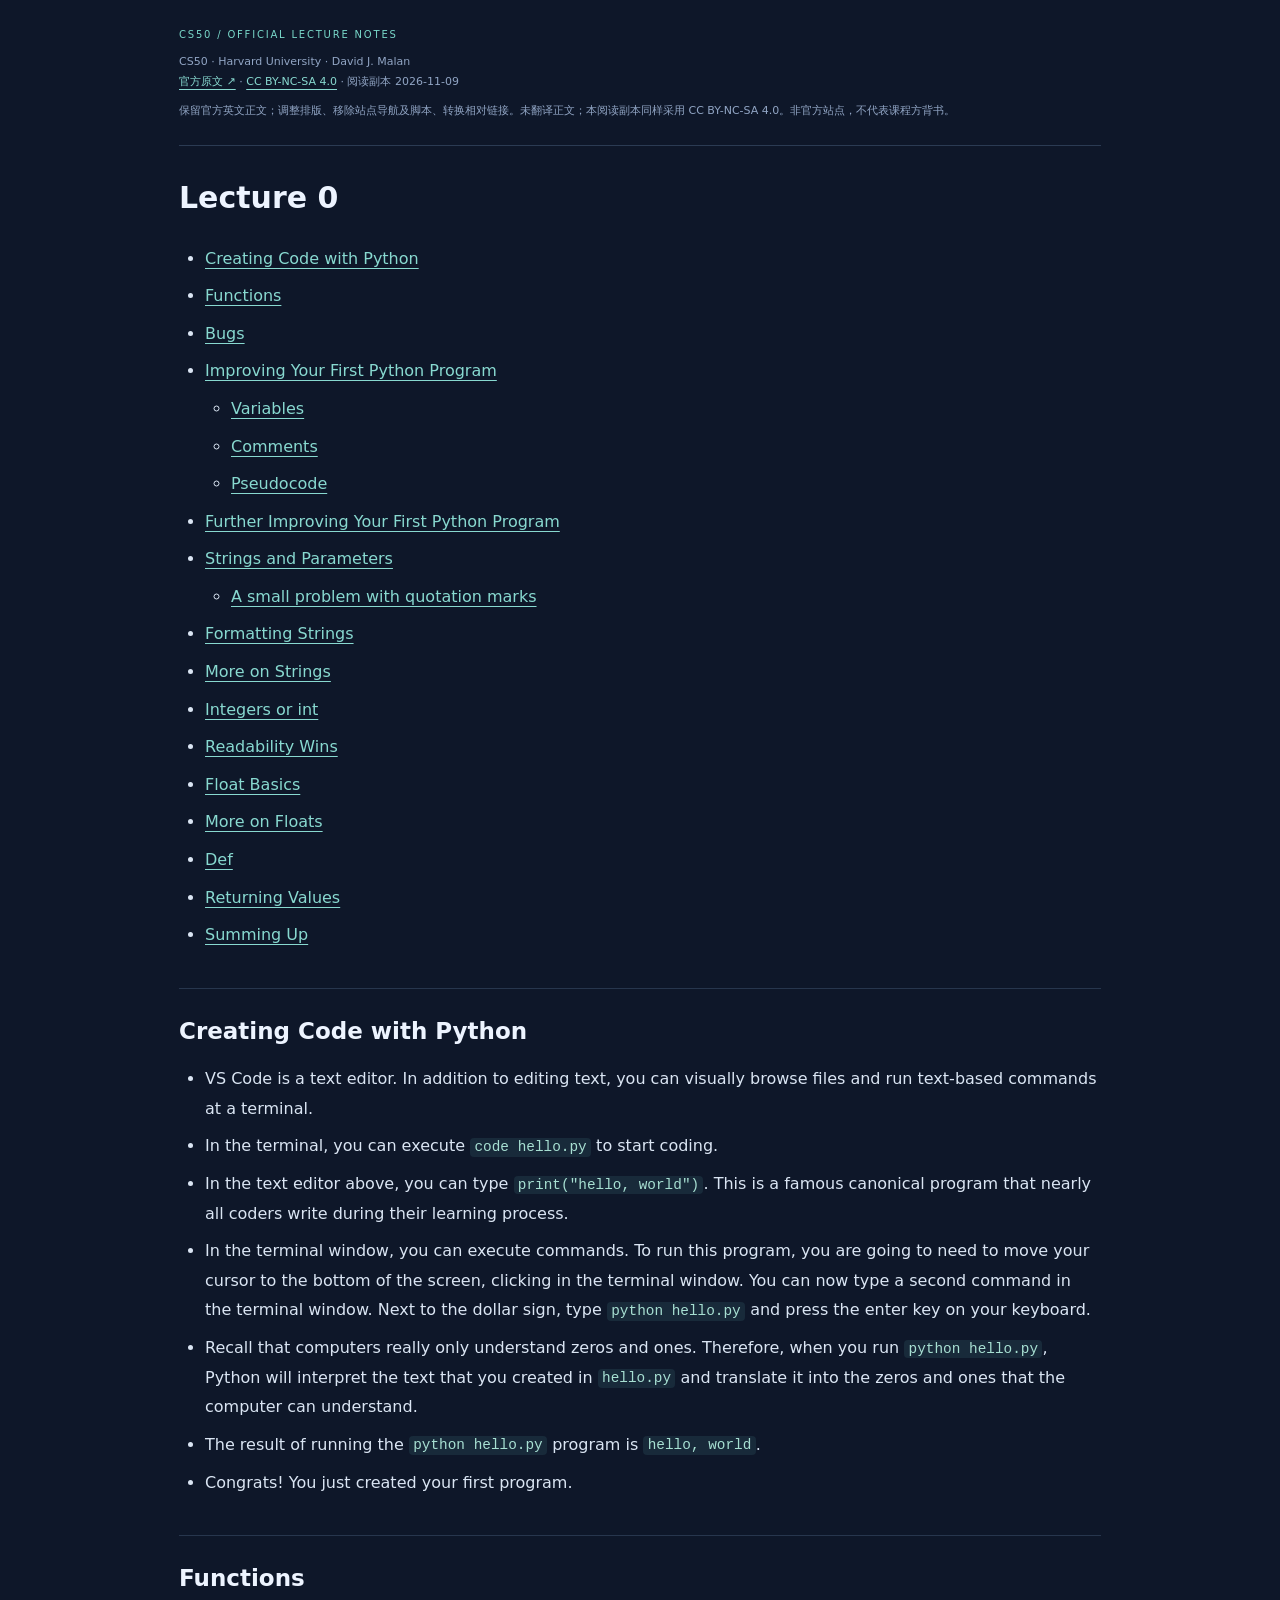
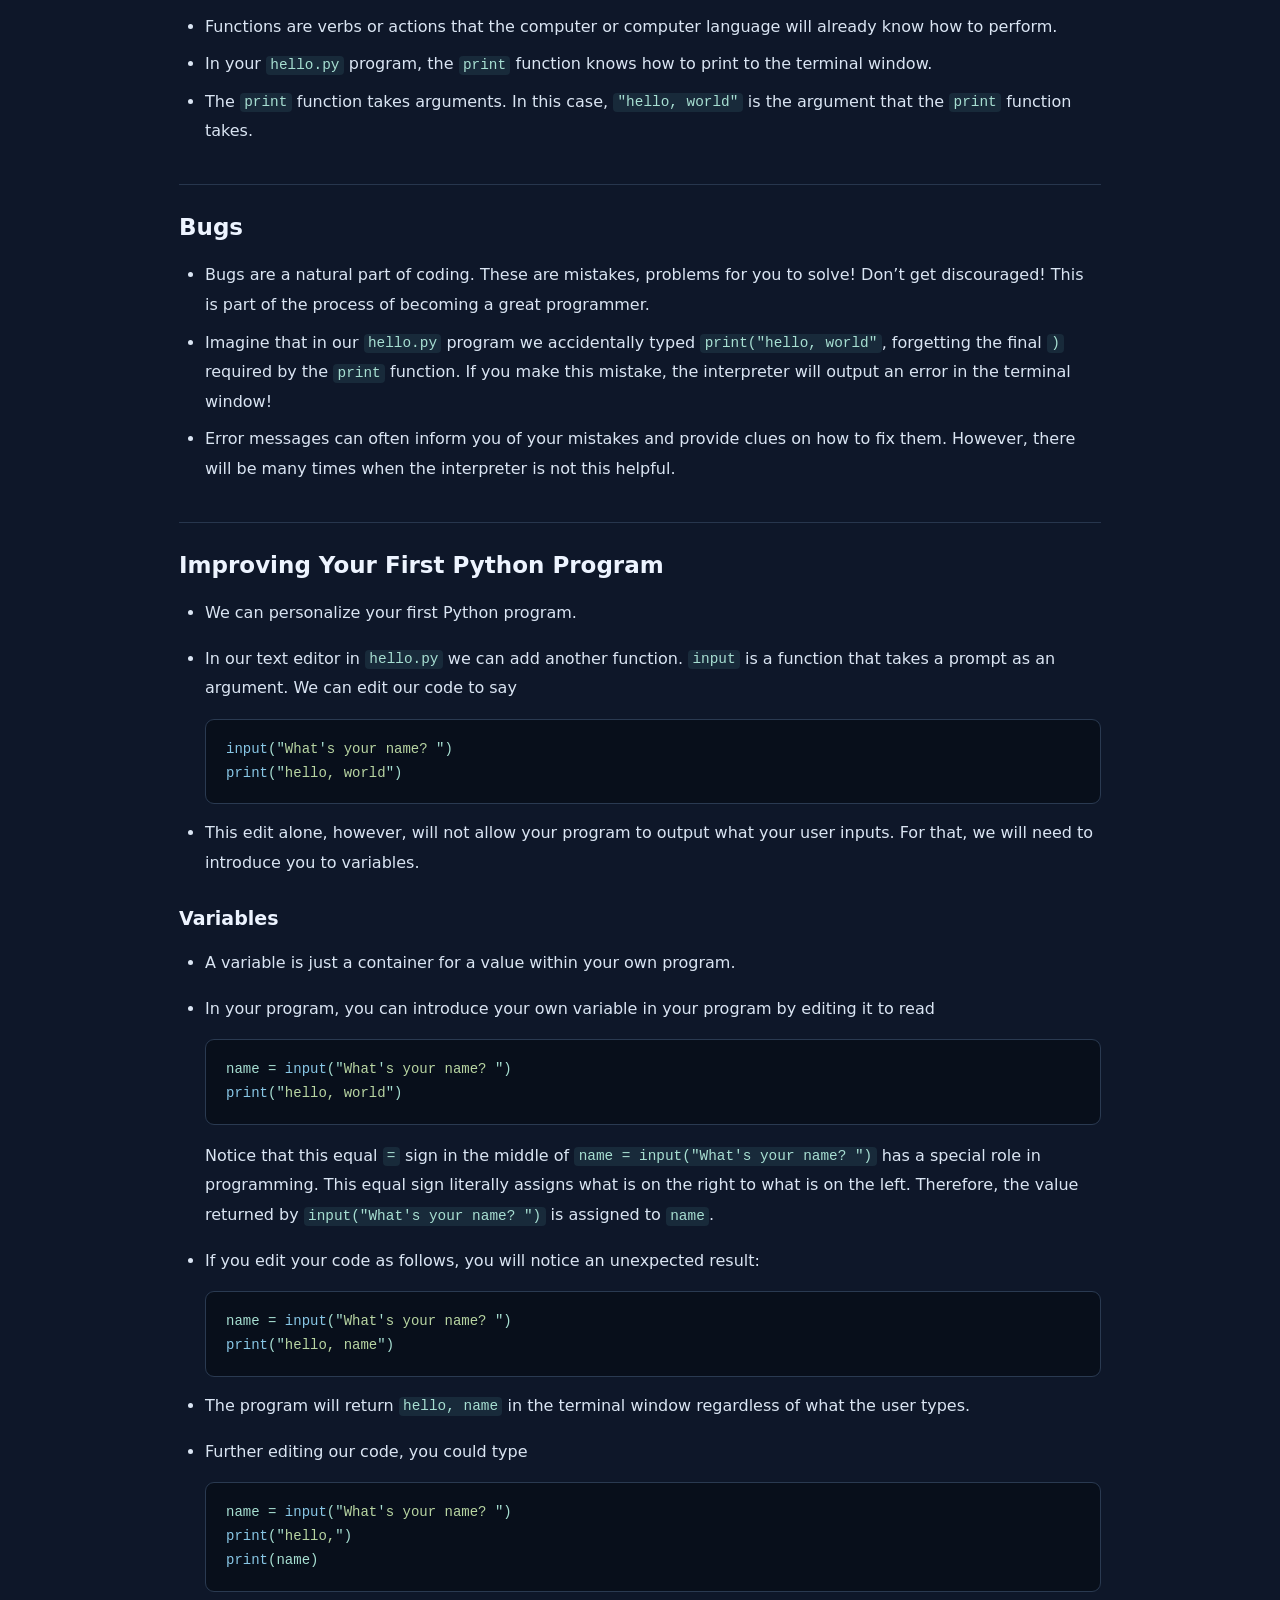
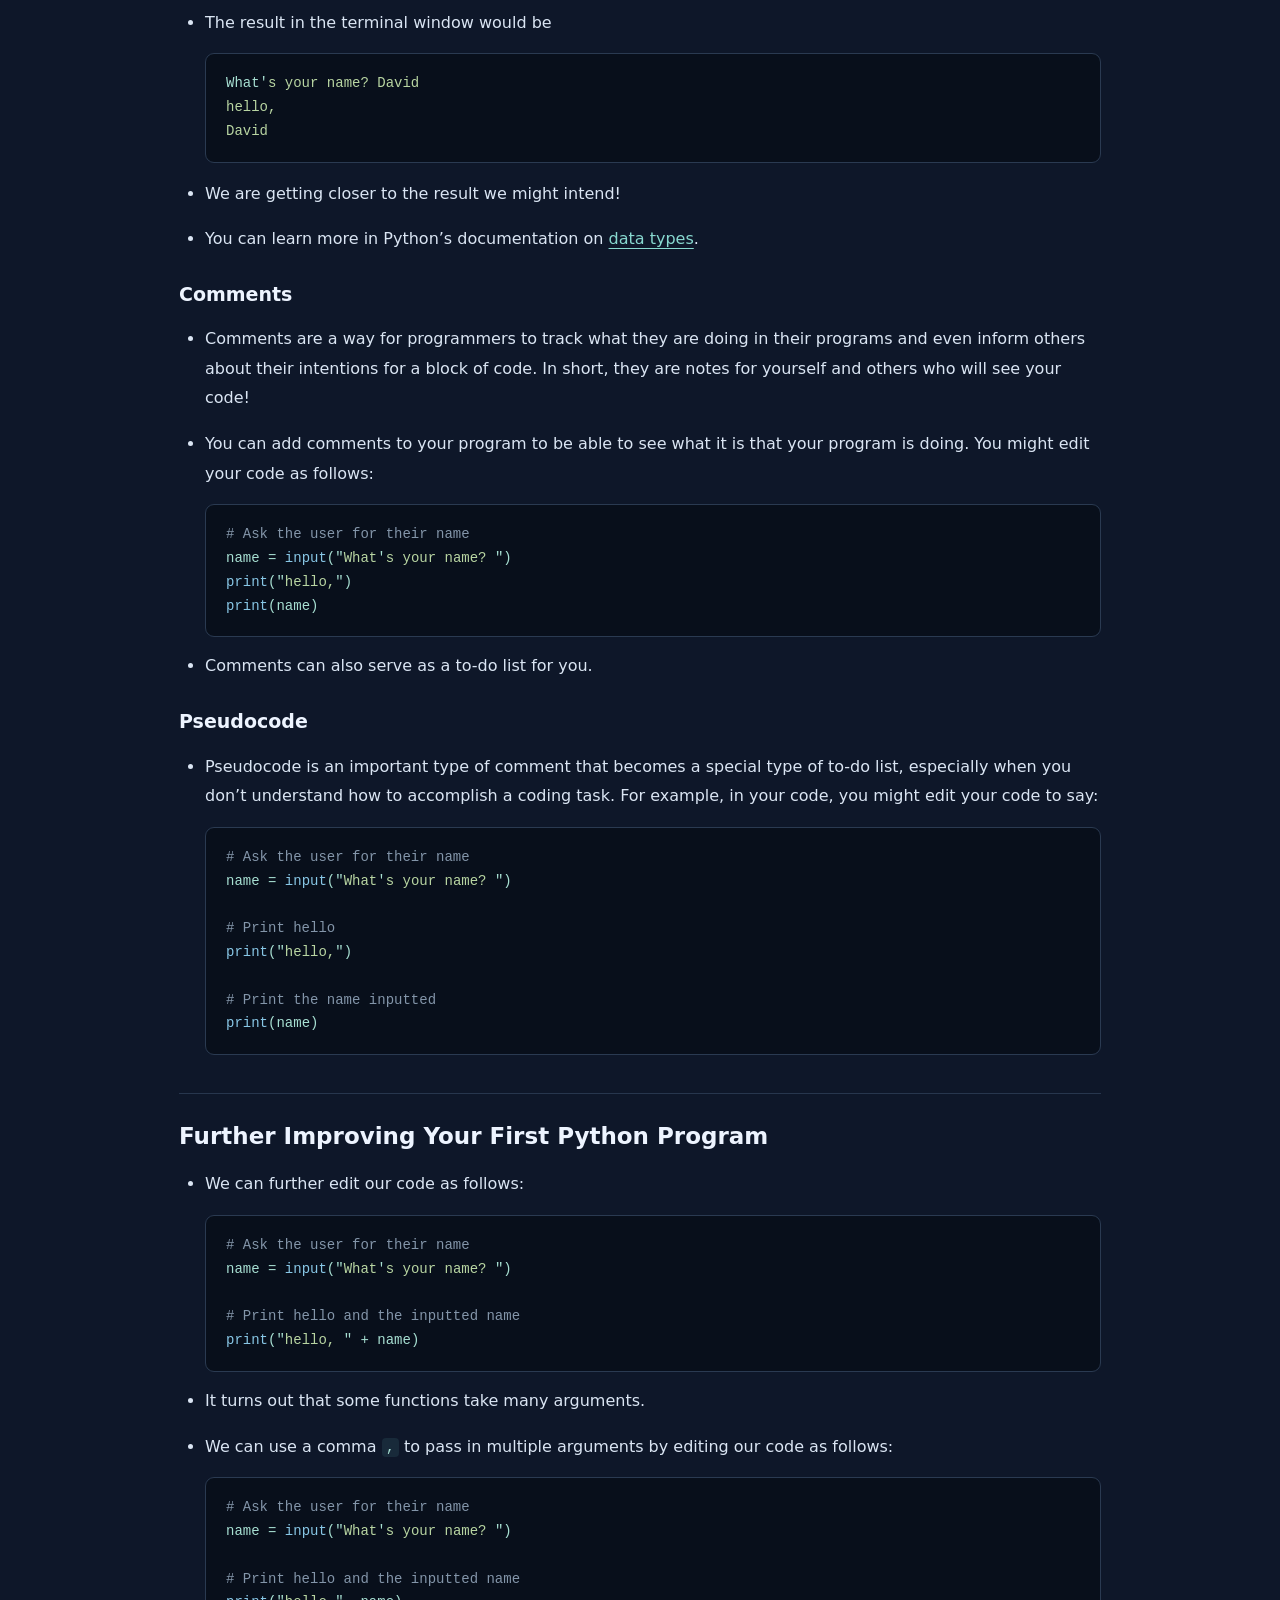
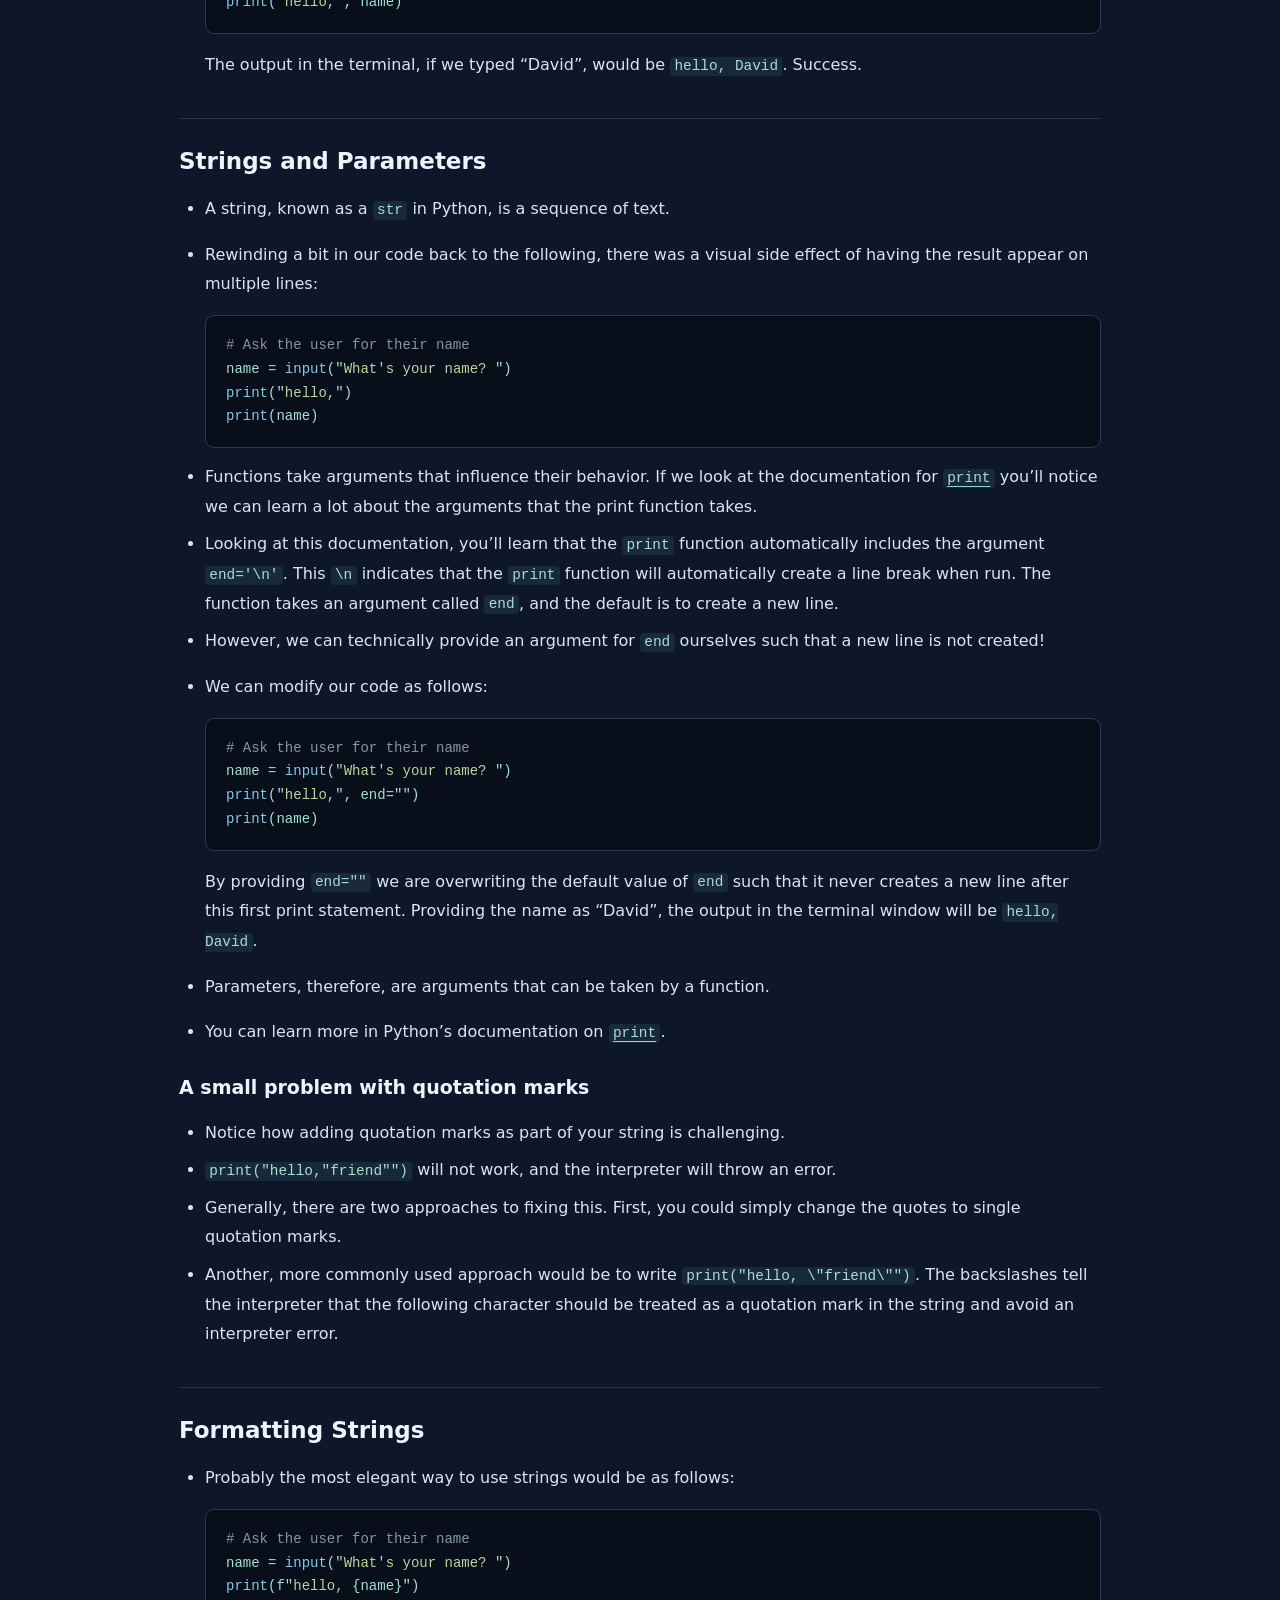
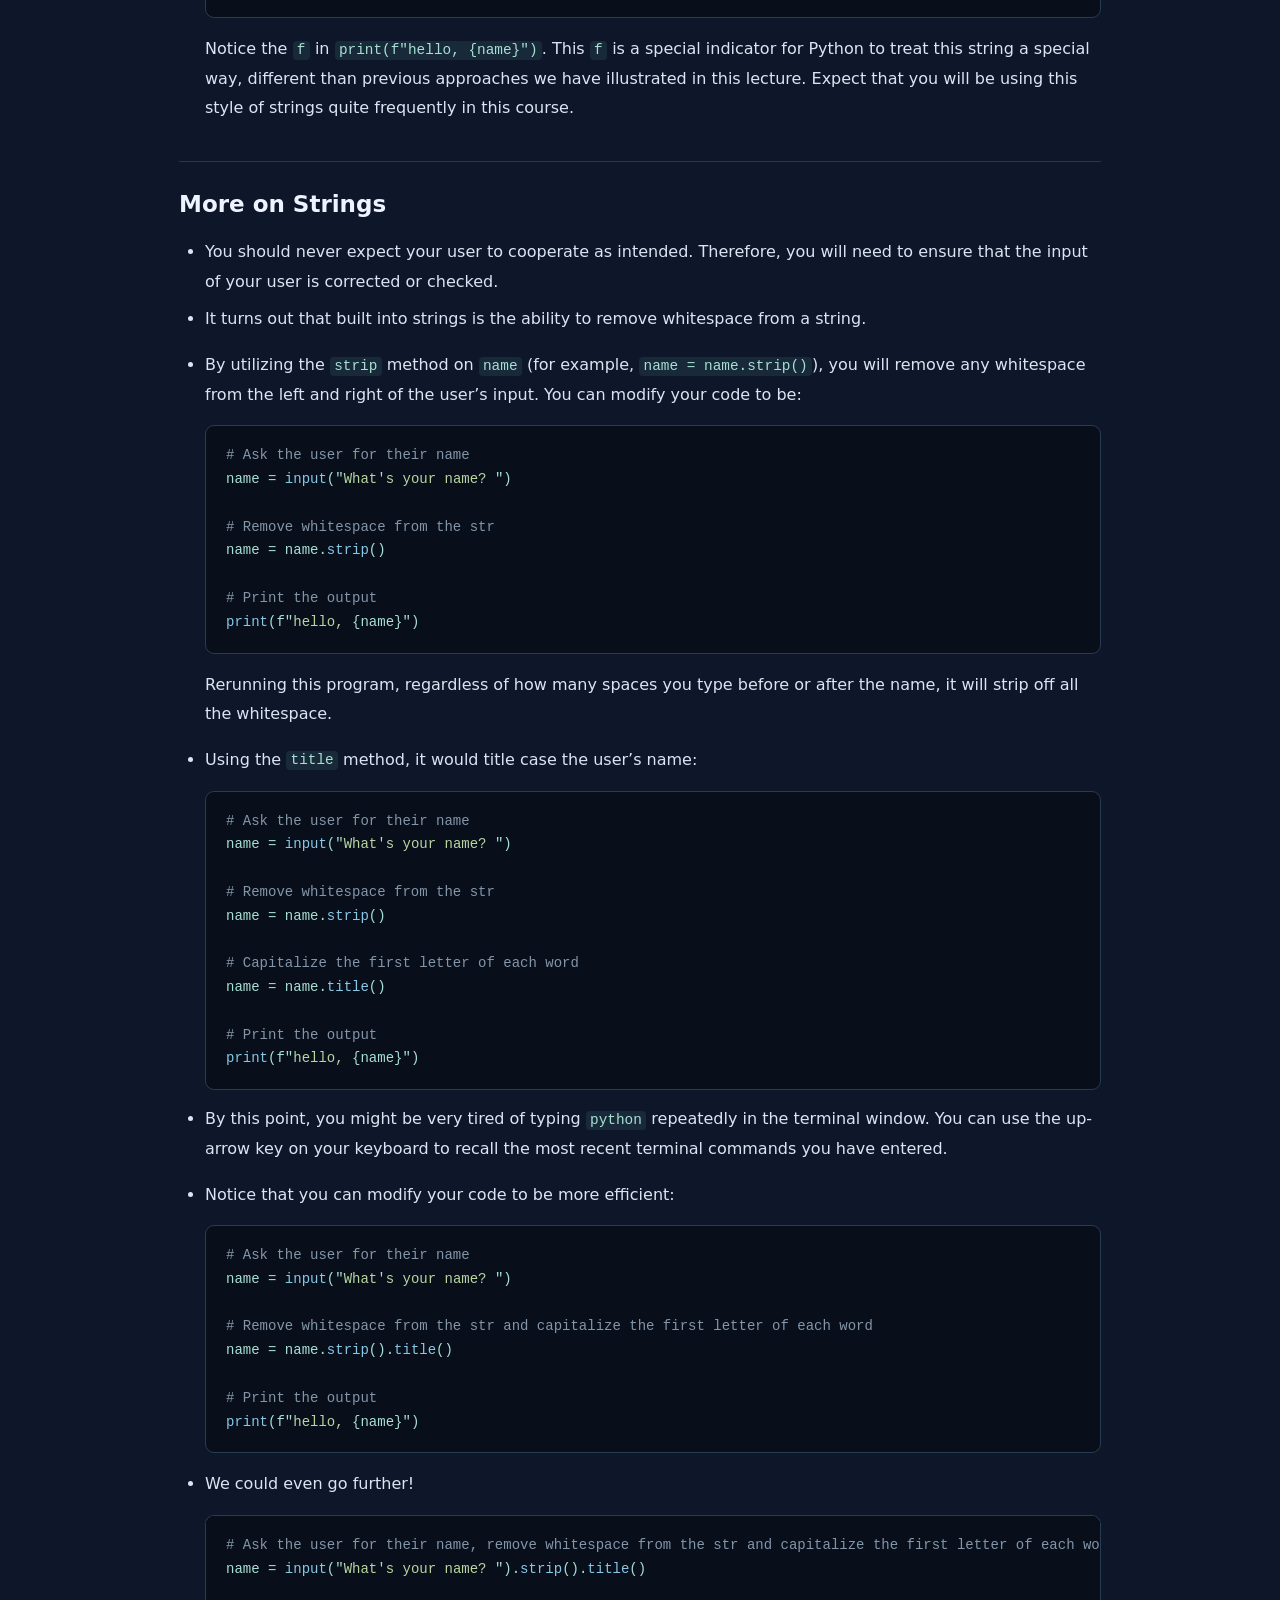
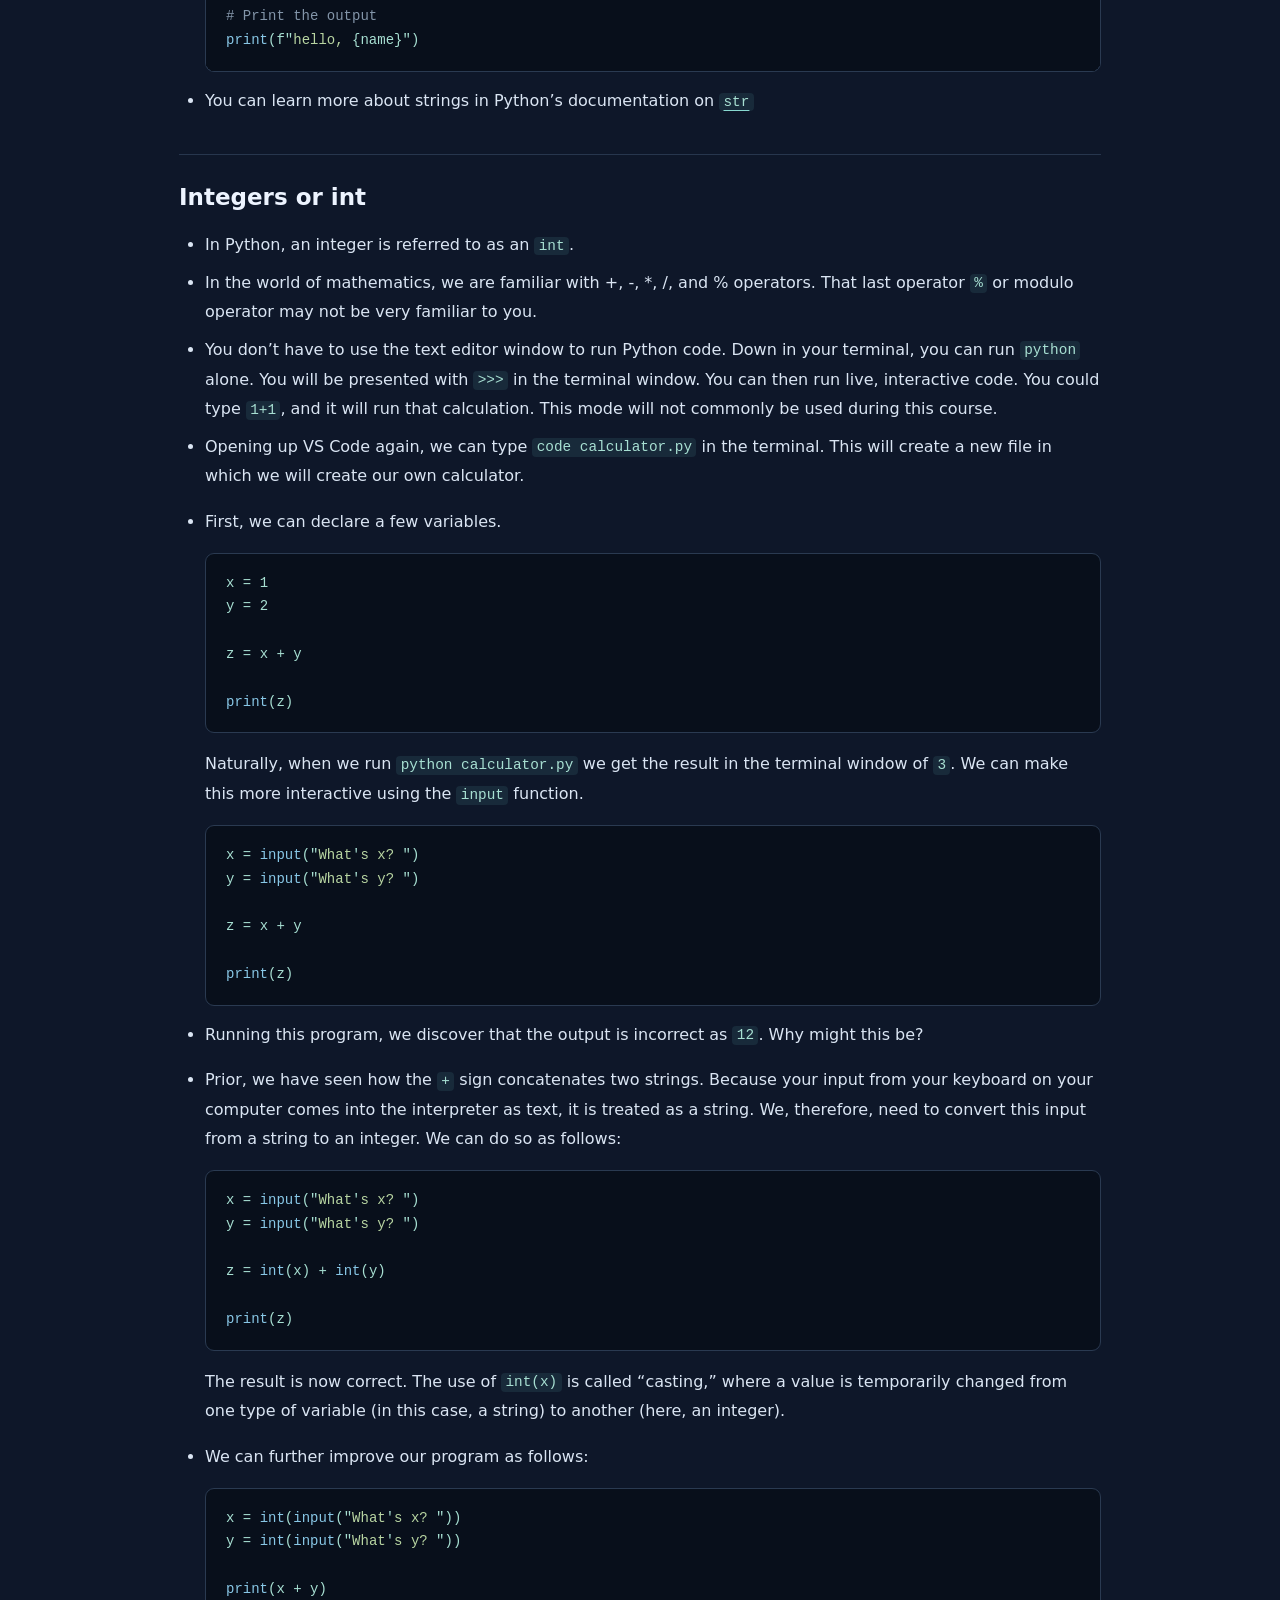
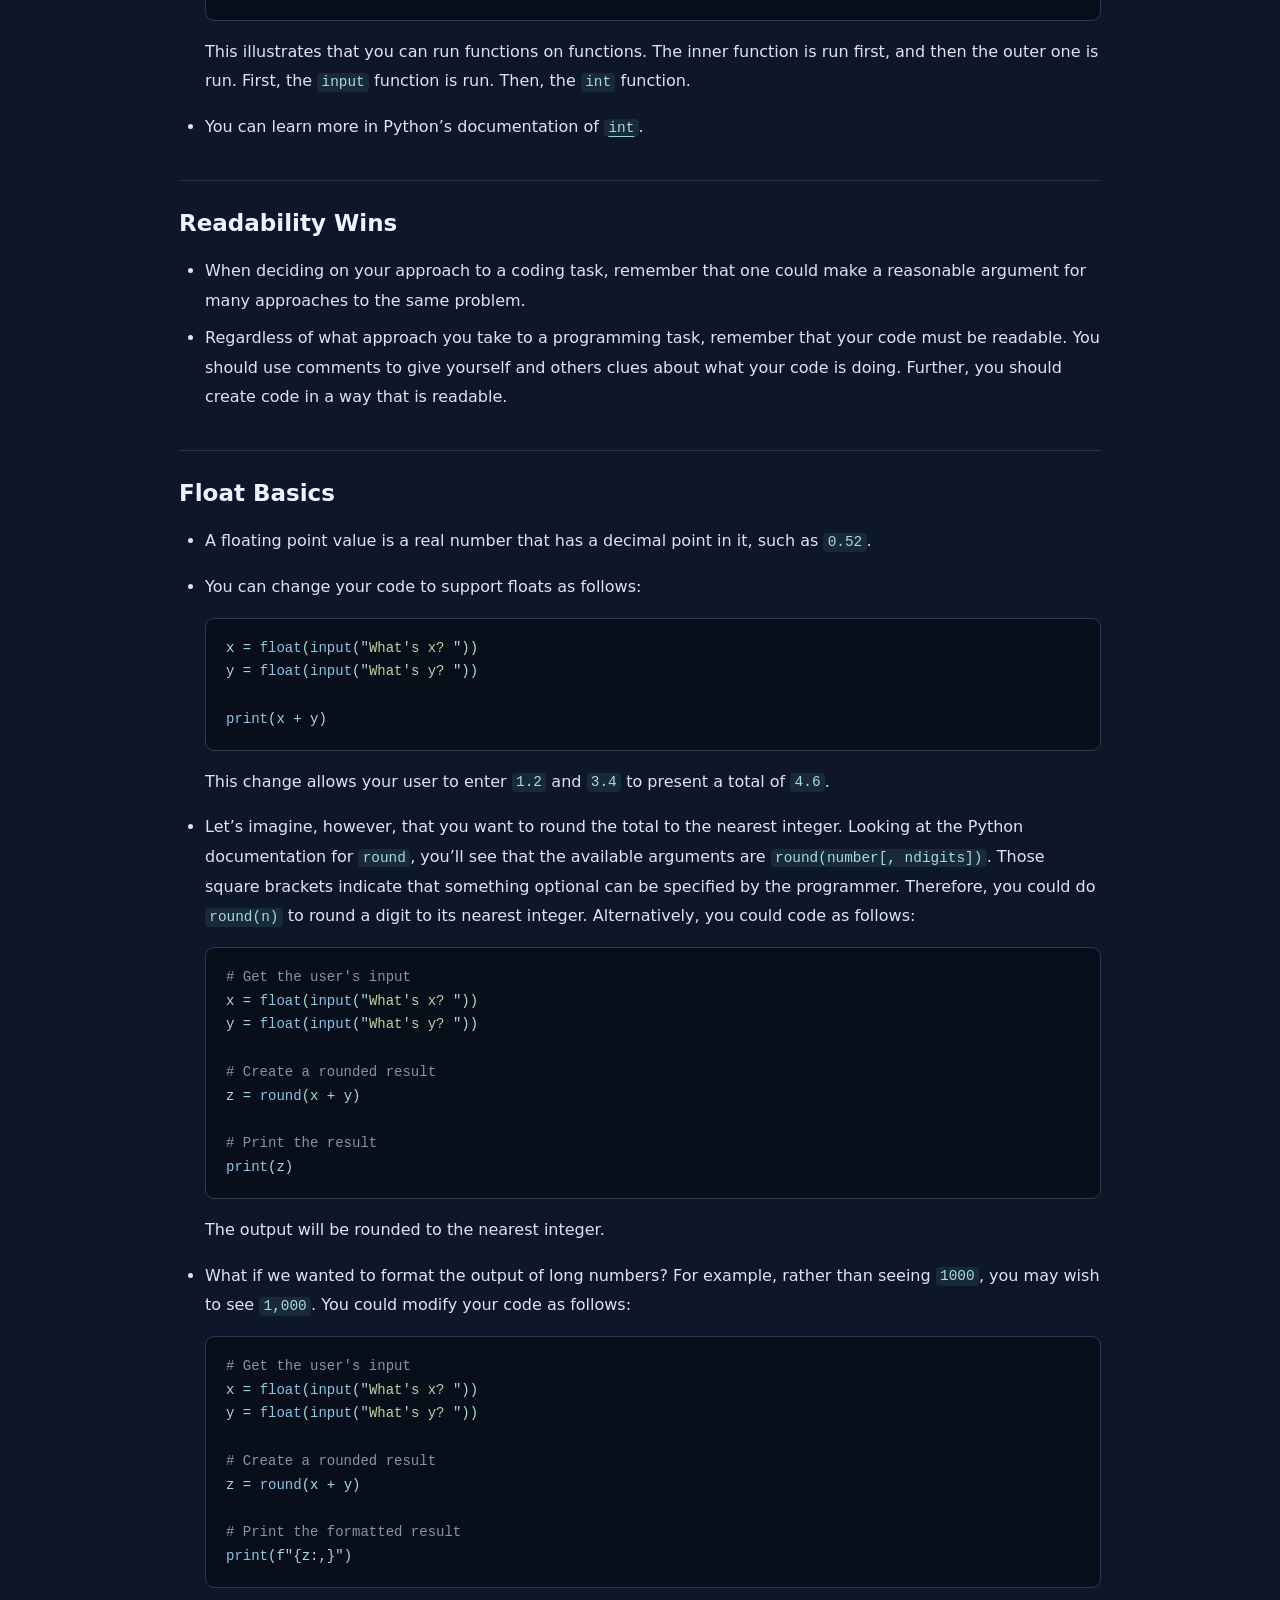
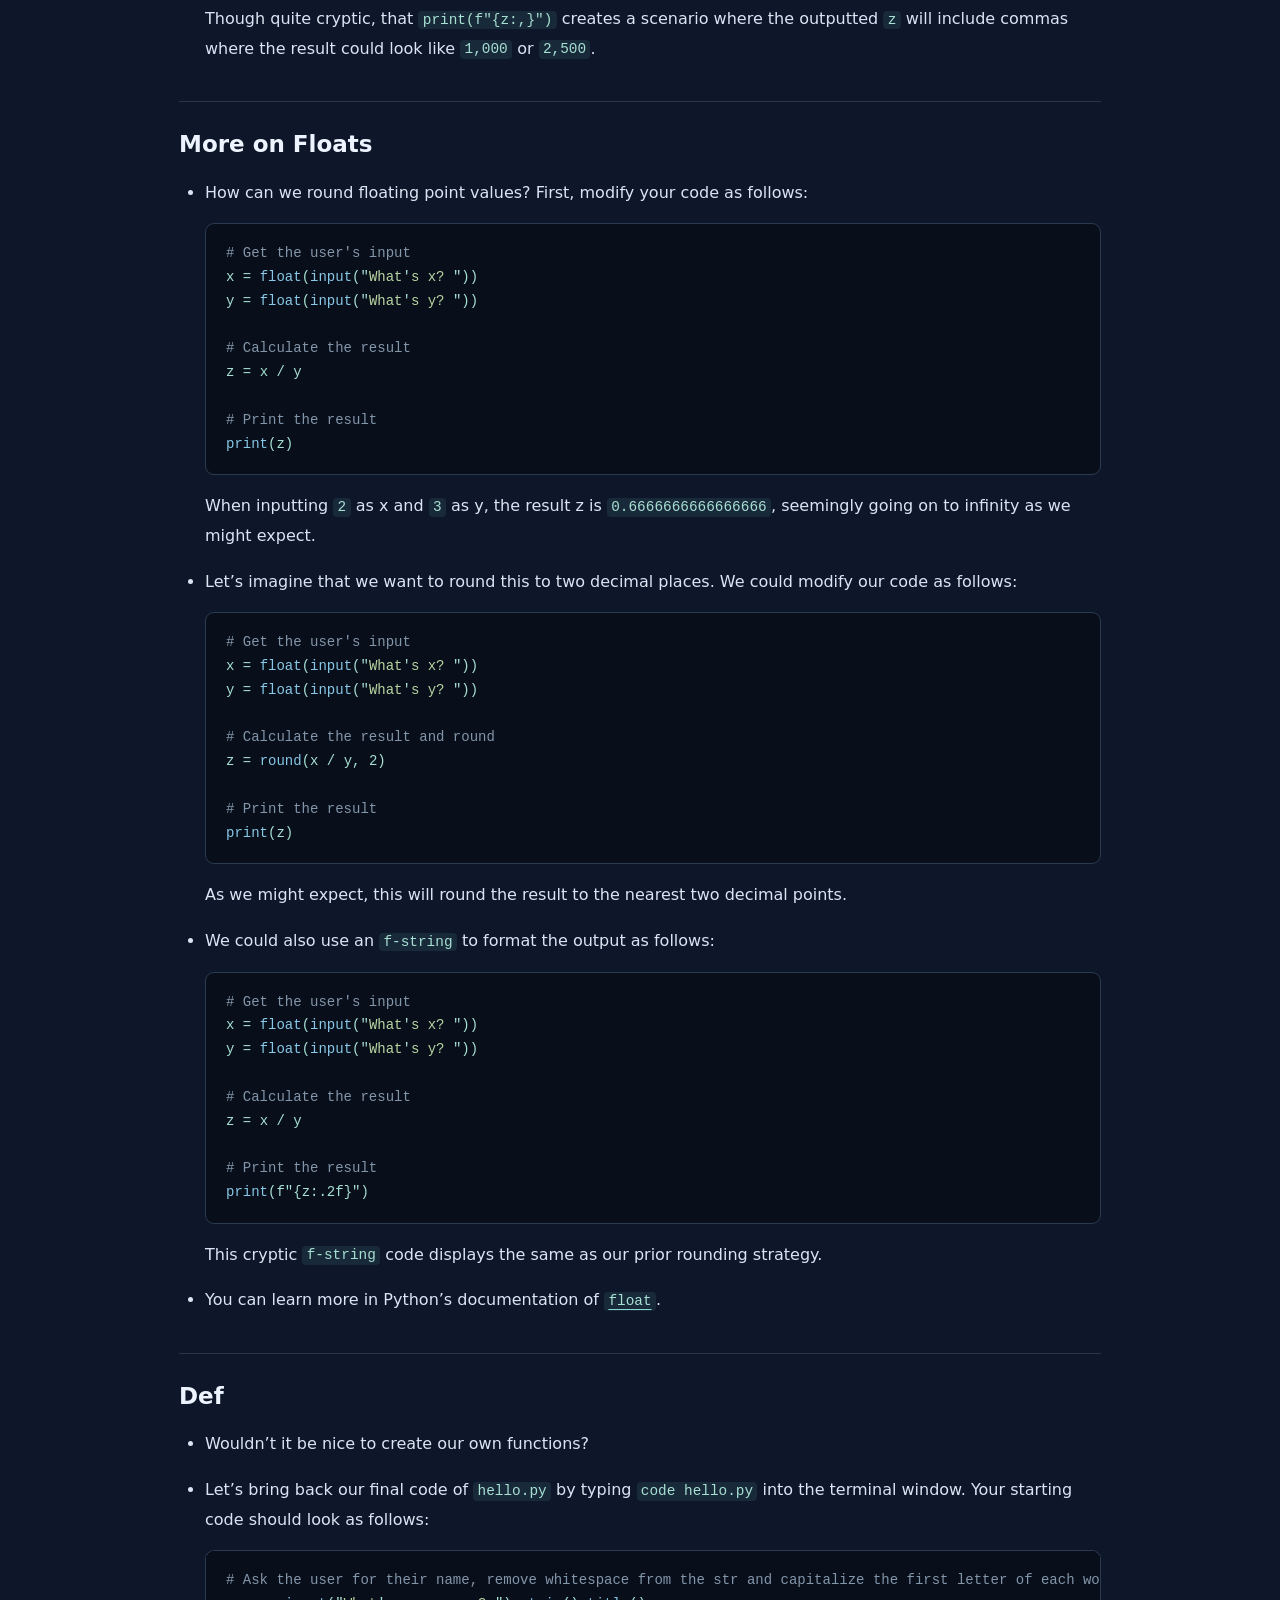
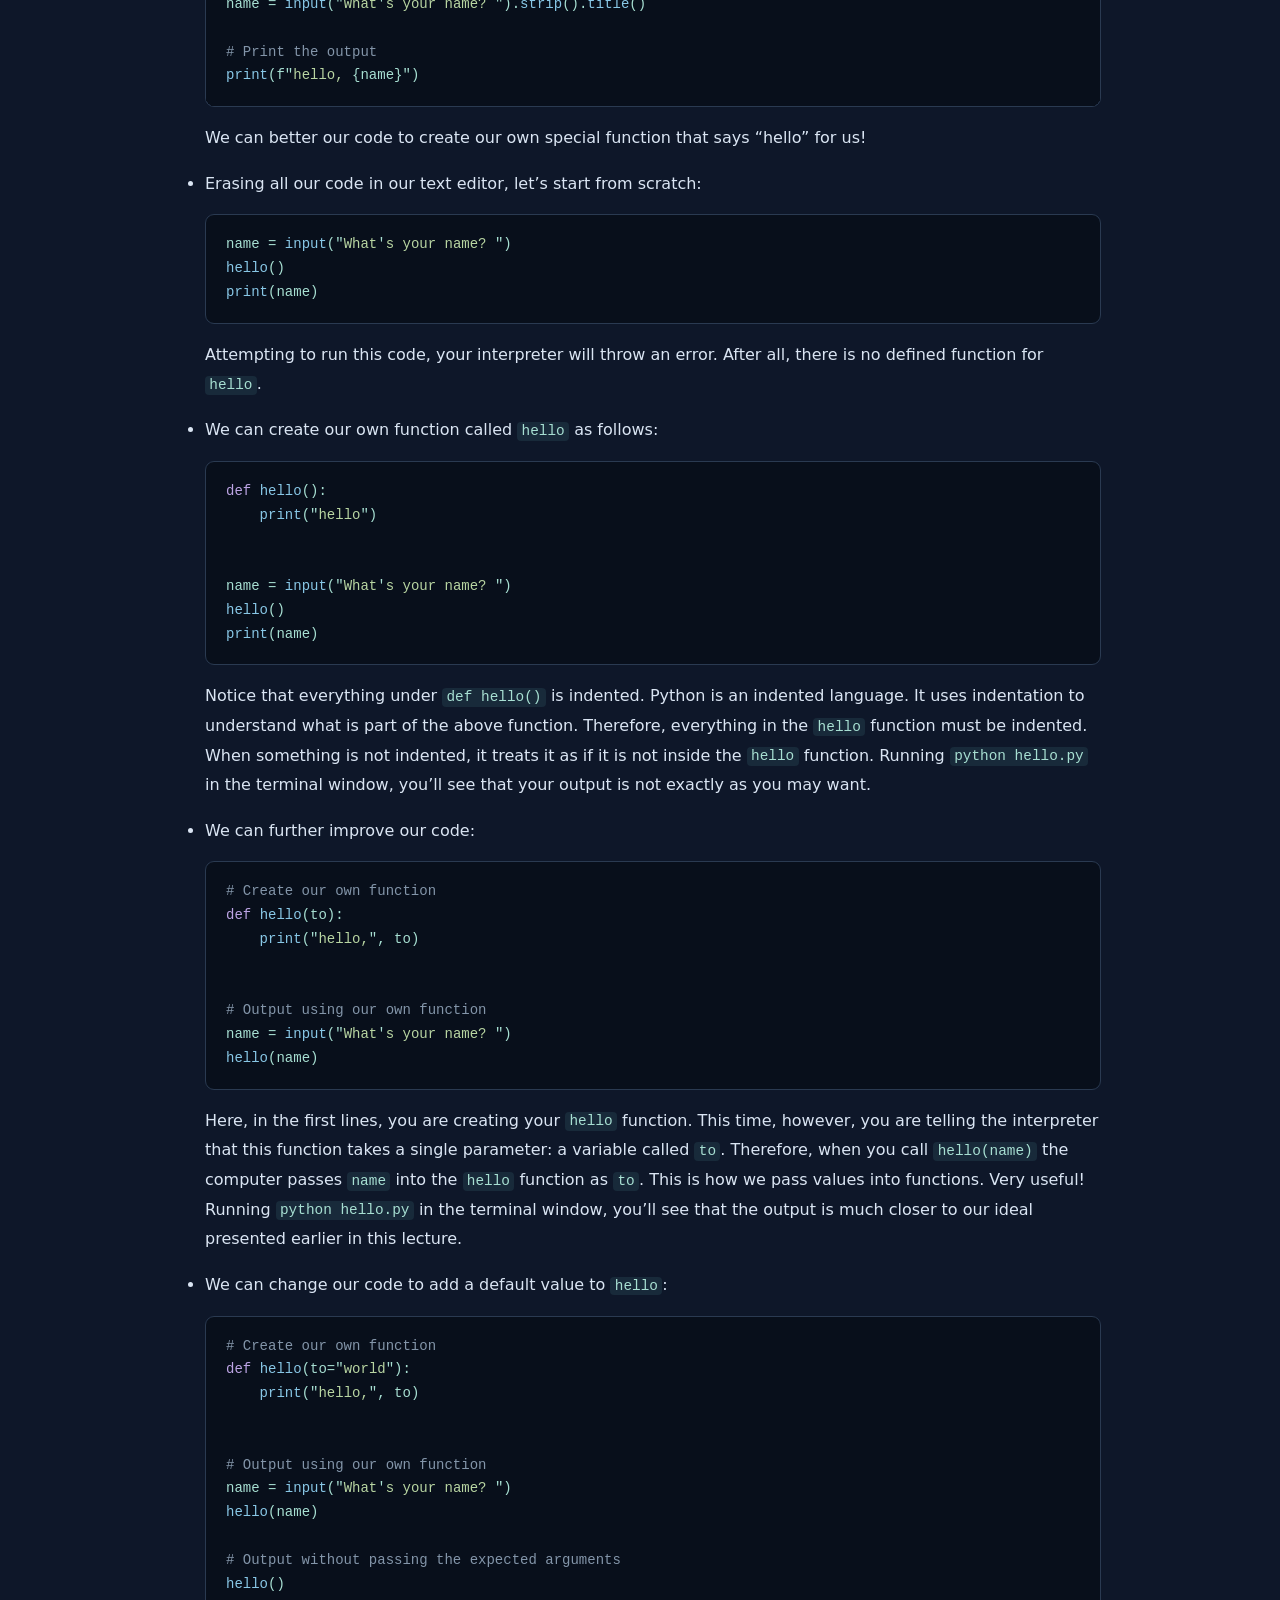
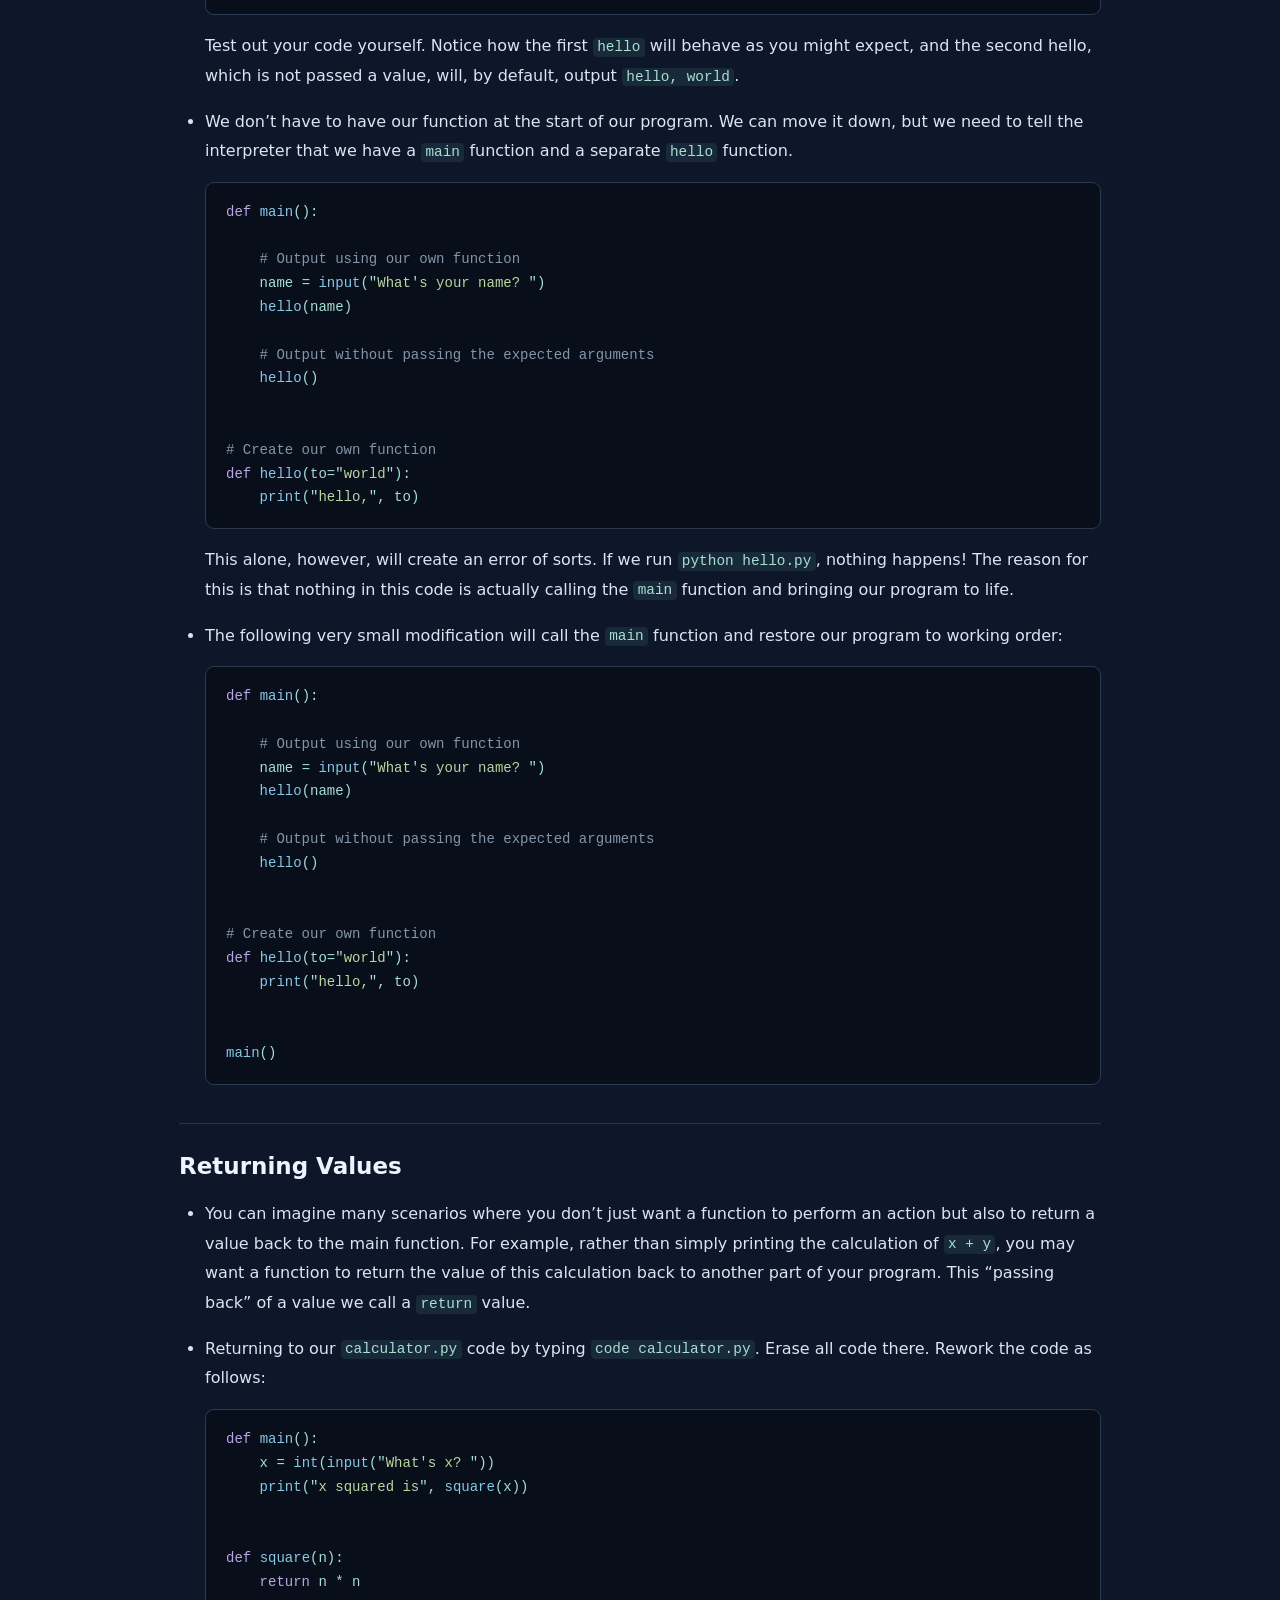
<file: official-notes/python-0.html>
<!doctype html><html lang="en"><head><meta charset="utf-8"><meta name="viewport" content="width=device-width,initial-scale=1"><meta http-equiv="Content-Security-Policy" content="default-src 'none'; style-src 'self'; img-src https:; base-uri 'none'; form-action 'none'"><title>Functions, Variables · CS50 official notes</title><link rel="stylesheet" href="reader.css?v=20261109"></head><body><header class="credit"><div class="eyebrow">CS50 / OFFICIAL LECTURE NOTES</div><p>CS50 · Harvard University · David J. Malan<br><a href="https://cs50.harvard.edu/python/notes/0/" target="_blank" rel="noopener noreferrer">官方原文 ↗</a> · <a href="https://creativecommons.org/licenses/by-nc-sa/4.0/" target="_blank" rel="noopener noreferrer">CC BY-NC-SA 4.0</a> · 阅读副本 2026-11-09</p><p>保留官方英文正文；调整排版、移除站点导航及脚本、转换相对链接。未翻译正文；本阅读副本同样采用 CC BY-NC-SA 4.0。非官方站点，不代表课程方背书。</p></header><main>

                    <h1 class="no_toc" id="lecture-0">Lecture 0</h1>

<ul id="markdown-toc">
  <li><a href="#creating-code-with-python" id="markdown-toc-creating-code-with-python">Creating Code with Python</a></li>
  <li><a href="#functions" id="markdown-toc-functions">Functions</a></li>
  <li><a href="#bugs" id="markdown-toc-bugs">Bugs</a></li>
  <li>
<a href="#improving-your-first-python-program" id="markdown-toc-improving-your-first-python-program">Improving Your First Python Program</a>    <ul>
      <li><a href="#variables" id="markdown-toc-variables">Variables</a></li>
      <li><a href="#comments" id="markdown-toc-comments">Comments</a></li>
      <li><a href="#pseudocode" id="markdown-toc-pseudocode">Pseudocode</a></li>
    </ul>
  </li>
  <li><a href="#further-improving-your-first-python-program" id="markdown-toc-further-improving-your-first-python-program">Further Improving Your First Python Program</a></li>
  <li>
<a href="#strings-and-parameters" id="markdown-toc-strings-and-parameters">Strings and Parameters</a>    <ul>
      <li><a href="#a-small-problem-with-quotation-marks" id="markdown-toc-a-small-problem-with-quotation-marks">A small problem with quotation marks</a></li>
    </ul>
  </li>
  <li><a href="#formatting-strings" id="markdown-toc-formatting-strings">Formatting Strings</a></li>
  <li><a href="#more-on-strings" id="markdown-toc-more-on-strings">More on Strings</a></li>
  <li><a href="#integers-or-int" id="markdown-toc-integers-or-int">Integers or int</a></li>
  <li><a href="#readability-wins" id="markdown-toc-readability-wins">Readability Wins</a></li>
  <li><a href="#float-basics" id="markdown-toc-float-basics">Float Basics</a></li>
  <li><a href="#more-on-floats" id="markdown-toc-more-on-floats">More on Floats</a></li>
  <li><a href="#def" id="markdown-toc-def">Def</a></li>
  <li><a href="#returning-values" id="markdown-toc-returning-values">Returning Values</a></li>
  <li><a href="#summing-up" id="markdown-toc-summing-up">Summing Up</a></li>
</ul>

<h2 id="creating-code-with-python">Creating Code with Python</h2>
<ul>
  <li>VS Code is a text editor. In addition to editing text, you can visually browse files and run text-based commands at a terminal.</li>
  <li>In the terminal, you can execute <code class="language-plaintext highlighter-rouge">code hello.py</code> to start coding.</li>
  <li>In the text editor above, you can type <code class="language-plaintext highlighter-rouge">print(&quot;hello, world&quot;)</code>. This is a famous canonical program that nearly all coders write during their learning process.</li>
  <li>In the terminal window, you can execute commands. To run this program, you are going to need to move your cursor to the bottom of the screen, clicking in the terminal window. You can now type a second command in the terminal window. Next to the dollar sign, type <code class="language-plaintext highlighter-rouge">python hello.py</code> and press the enter key on your keyboard.</li>
  <li>Recall that computers really only understand zeros and ones. Therefore, when you run <code class="language-plaintext highlighter-rouge">python hello.py</code>, Python will interpret the text that you created in <code class="language-plaintext highlighter-rouge">hello.py</code> and translate it into the zeros and ones that the computer can understand.</li>
  <li>The result of running the <code class="language-plaintext highlighter-rouge">python hello.py</code> program is <code class="language-plaintext highlighter-rouge">hello, world</code>.</li>
  <li>Congrats! You just created your first program.</li>
</ul>

<h2 id="functions">Functions</h2>
<ul>
  <li>Functions are verbs or actions that the computer or computer language will already know how to perform.</li>
  <li>In your <code class="language-plaintext highlighter-rouge">hello.py</code> program, the <code class="language-plaintext highlighter-rouge">print</code> function knows how to print to the terminal window.</li>
  <li>The <code class="language-plaintext highlighter-rouge">print</code> function takes arguments. In this case, <code class="language-plaintext highlighter-rouge">&quot;hello, world&quot;</code> is the argument that the <code class="language-plaintext highlighter-rouge">print</code> function takes.</li>
</ul>

<h2 id="bugs">Bugs</h2>
<ul>
  <li>Bugs are a natural part of coding. These are mistakes, problems for you to solve! Don’t get discouraged! This is part of the process of becoming a great programmer.</li>
  <li>Imagine that in our <code class="language-plaintext highlighter-rouge">hello.py</code> program we accidentally typed <code class="language-plaintext highlighter-rouge">print(&quot;hello, world&quot;</code>, forgetting the final <code class="language-plaintext highlighter-rouge">)</code> required by the <code class="language-plaintext highlighter-rouge">print</code> function. If you make this mistake, the interpreter will output an error in the terminal window!</li>
  <li>Error messages can often inform you of your mistakes and provide clues on how to fix them. However, there will be many times when the interpreter is not this helpful.</li>
</ul>

<h2 id="improving-your-first-python-program">Improving Your First Python Program</h2>
<ul>
  <li>We can personalize your first Python program.</li>
  <li>
    <p>In our text editor in <code class="language-plaintext highlighter-rouge">hello.py</code> we can add another function. <code class="language-plaintext highlighter-rouge">input</code> is a function that takes a prompt as an argument. We can edit our code to say</p>

    <div class="language-py highlighter-rouge">
<div class="highlight"><pre class="highlight"><code><span class="nf">input</span><span class="p">(</span><span class="sh">&quot;</span><span class="s">What</span><span class="sh">&#x27;</span><span class="s">s your name? </span><span class="sh">&quot;</span><span class="p">)</span>
<span class="nf">print</span><span class="p">(</span><span class="sh">&quot;</span><span class="s">hello, world</span><span class="sh">&quot;</span><span class="p">)</span>
</code></pre></div>    </div>
  </li>
  <li>This edit alone, however, will not allow your program to output what your user inputs. For that, we will need to introduce you to variables.</li>
</ul>

<h3 id="variables">Variables</h3>
<ul>
  <li>A variable is just a container for a value within your own program.</li>
  <li>
    <p>In your program, you can introduce your own variable in your program by editing it to read</p>

    <div class="language-py highlighter-rouge">
<div class="highlight"><pre class="highlight"><code><span class="n">name</span> <span class="o">=</span> <span class="nf">input</span><span class="p">(</span><span class="sh">&quot;</span><span class="s">What</span><span class="sh">&#x27;</span><span class="s">s your name? </span><span class="sh">&quot;</span><span class="p">)</span>
<span class="nf">print</span><span class="p">(</span><span class="sh">&quot;</span><span class="s">hello, world</span><span class="sh">&quot;</span><span class="p">)</span>
</code></pre></div>    </div>
    <p>Notice that this equal <code class="language-plaintext highlighter-rouge">=</code> sign in the middle of <code class="language-plaintext highlighter-rouge">name = input(&quot;What&#x27;s your name? &quot;)</code> has a special role in programming. This equal sign literally assigns what is on the right to what is on the left. Therefore, the value returned by <code class="language-plaintext highlighter-rouge">input(&quot;What&#x27;s your name? &quot;)</code> is assigned to <code class="language-plaintext highlighter-rouge">name</code>.</p>
  </li>
  <li>
    <p>If you edit your code as follows, you will notice an unexpected result:</p>

    <div class="language-py highlighter-rouge">
<div class="highlight"><pre class="highlight"><code><span class="n">name</span> <span class="o">=</span> <span class="nf">input</span><span class="p">(</span><span class="sh">&quot;</span><span class="s">What</span><span class="sh">&#x27;</span><span class="s">s your name? </span><span class="sh">&quot;</span><span class="p">)</span>
<span class="nf">print</span><span class="p">(</span><span class="sh">&quot;</span><span class="s">hello, name</span><span class="sh">&quot;</span><span class="p">)</span>
</code></pre></div>    </div>
  </li>
  <li>The program will return <code class="language-plaintext highlighter-rouge">hello, name</code> in the terminal window regardless of what the user types.</li>
  <li>
    <p>Further editing our code, you could type</p>

    <div class="language-py highlighter-rouge">
<div class="highlight"><pre class="highlight"><code><span class="n">name</span> <span class="o">=</span> <span class="nf">input</span><span class="p">(</span><span class="sh">&quot;</span><span class="s">What</span><span class="sh">&#x27;</span><span class="s">s your name? </span><span class="sh">&quot;</span><span class="p">)</span>
<span class="nf">print</span><span class="p">(</span><span class="sh">&quot;</span><span class="s">hello,</span><span class="sh">&quot;</span><span class="p">)</span>
<span class="nf">print</span><span class="p">(</span><span class="n">name</span><span class="p">)</span>
</code></pre></div>    </div>
  </li>
  <li>
    <p>The result in the terminal window would be</p>

    <div class="language-py highlighter-rouge">
<div class="highlight"><pre class="highlight"><code><span class="n">What</span><span class="sh">&#x27;</span><span class="s">s your name? David
hello,
David
</span></code></pre></div>    </div>
  </li>
  <li>
    <p>We are getting closer to the result we might intend!</p>
  </li>
  <li>You can learn more in Python’s documentation on <a href="https://docs.python.org/3/library/datatypes.html" target="_blank" rel="noopener noreferrer">data types</a>.</li>
</ul>

<h3 id="comments">Comments</h3>
<ul>
  <li>Comments are a way for programmers to track what they are doing in their programs and even inform others about their intentions for a block of code. In short, they are notes for yourself and others who will see your code!</li>
  <li>
    <p>You can add comments to your program to be able to see what it is that your program is doing. You might edit your code as follows:</p>

    <div class="language-py highlighter-rouge">
<div class="highlight"><pre class="highlight"><code><span class="c1"># Ask the user for their name
</span><span class="n">name</span> <span class="o">=</span> <span class="nf">input</span><span class="p">(</span><span class="sh">&quot;</span><span class="s">What</span><span class="sh">&#x27;</span><span class="s">s your name? </span><span class="sh">&quot;</span><span class="p">)</span>
<span class="nf">print</span><span class="p">(</span><span class="sh">&quot;</span><span class="s">hello,</span><span class="sh">&quot;</span><span class="p">)</span>
<span class="nf">print</span><span class="p">(</span><span class="n">name</span><span class="p">)</span>
</code></pre></div>    </div>
  </li>
  <li>Comments can also serve as a to-do list for you.</li>
</ul>

<h3 id="pseudocode">Pseudocode</h3>
<ul>
  <li>
    <p>Pseudocode is an important type of comment that becomes a special type of to-do list, especially when you don’t understand how to accomplish a coding task. For example, in your code, you might edit your code to say:</p>

    <div class="language-py highlighter-rouge">
<div class="highlight"><pre class="highlight"><code><span class="c1"># Ask the user for their name
</span><span class="n">name</span> <span class="o">=</span> <span class="nf">input</span><span class="p">(</span><span class="sh">&quot;</span><span class="s">What</span><span class="sh">&#x27;</span><span class="s">s your name? </span><span class="sh">&quot;</span><span class="p">)</span>

<span class="c1"># Print hello
</span><span class="nf">print</span><span class="p">(</span><span class="sh">&quot;</span><span class="s">hello,</span><span class="sh">&quot;</span><span class="p">)</span>

<span class="c1"># Print the name inputted
</span><span class="nf">print</span><span class="p">(</span><span class="n">name</span><span class="p">)</span>
</code></pre></div>    </div>
  </li>
</ul>

<h2 id="further-improving-your-first-python-program">Further Improving Your First Python Program</h2>
<ul>
  <li>
    <p>We can further edit our code as follows:</p>

    <div class="language-py highlighter-rouge">
<div class="highlight"><pre class="highlight"><code><span class="c1"># Ask the user for their name
</span><span class="n">name</span> <span class="o">=</span> <span class="nf">input</span><span class="p">(</span><span class="sh">&quot;</span><span class="s">What</span><span class="sh">&#x27;</span><span class="s">s your name? </span><span class="sh">&quot;</span><span class="p">)</span>

<span class="c1"># Print hello and the inputted name
</span><span class="nf">print</span><span class="p">(</span><span class="sh">&quot;</span><span class="s">hello, </span><span class="sh">&quot;</span> <span class="o">+</span> <span class="n">name</span><span class="p">)</span>
</code></pre></div>    </div>
  </li>
  <li>It turns out that some functions take many arguments.</li>
  <li>
    <p>We can use a comma <code class="language-plaintext highlighter-rouge">,</code> to pass in multiple arguments by editing our code as follows:</p>

    <div class="language-py highlighter-rouge">
<div class="highlight"><pre class="highlight"><code><span class="c1"># Ask the user for their name
</span><span class="n">name</span> <span class="o">=</span> <span class="nf">input</span><span class="p">(</span><span class="sh">&quot;</span><span class="s">What</span><span class="sh">&#x27;</span><span class="s">s your name? </span><span class="sh">&quot;</span><span class="p">)</span>

<span class="c1"># Print hello and the inputted name
</span><span class="nf">print</span><span class="p">(</span><span class="sh">&quot;</span><span class="s">hello,</span><span class="sh">&quot;</span><span class="p">,</span> <span class="n">name</span><span class="p">)</span>
</code></pre></div>    </div>
    <p>The output in the terminal, if we typed “David”, would be <code class="language-plaintext highlighter-rouge">hello, David</code>. Success.</p>
  </li>
</ul>

<h2 id="strings-and-parameters">Strings and Parameters</h2>
<ul>
  <li>A string, known as a <code class="language-plaintext highlighter-rouge">str</code> in Python, is a sequence of text.</li>
  <li>
    <p>Rewinding a bit in our code back to the following, there was a visual side effect of having the result appear on multiple lines:</p>

    <div class="language-py highlighter-rouge">
<div class="highlight"><pre class="highlight"><code><span class="c1"># Ask the user for their name
</span><span class="n">name</span> <span class="o">=</span> <span class="nf">input</span><span class="p">(</span><span class="sh">&quot;</span><span class="s">What</span><span class="sh">&#x27;</span><span class="s">s your name? </span><span class="sh">&quot;</span><span class="p">)</span>
<span class="nf">print</span><span class="p">(</span><span class="sh">&quot;</span><span class="s">hello,</span><span class="sh">&quot;</span><span class="p">)</span>
<span class="nf">print</span><span class="p">(</span><span class="n">name</span><span class="p">)</span>
</code></pre></div>    </div>
  </li>
  <li>Functions take arguments that influence their behavior. If we look at the documentation for <a href="https://docs.python.org/3/library/functions.html#print" target="_blank" rel="noopener noreferrer"><code class="language-plaintext highlighter-rouge">print</code></a> you’ll notice we can learn a lot about the arguments that the print function takes.</li>
  <li>Looking at this documentation, you’ll learn that the <code class="language-plaintext highlighter-rouge">print</code> function automatically includes the argument <code class="language-plaintext highlighter-rouge">end=&#x27;\n&#x27;</code>. This <code class="language-plaintext highlighter-rouge">\n</code> indicates that the <code class="language-plaintext highlighter-rouge">print</code> function will automatically create a line break when run. The function takes an argument called <code class="language-plaintext highlighter-rouge">end</code>, and the default is to create a new line.</li>
  <li>However, we can technically provide an argument for <code class="language-plaintext highlighter-rouge">end</code> ourselves such that a new line is not created!</li>
  <li>
    <p>We can modify our code as follows:</p>

    <div class="language-py highlighter-rouge">
<div class="highlight"><pre class="highlight"><code><span class="c1"># Ask the user for their name
</span><span class="n">name</span> <span class="o">=</span> <span class="nf">input</span><span class="p">(</span><span class="sh">&quot;</span><span class="s">What</span><span class="sh">&#x27;</span><span class="s">s your name? </span><span class="sh">&quot;</span><span class="p">)</span>
<span class="nf">print</span><span class="p">(</span><span class="sh">&quot;</span><span class="s">hello,</span><span class="sh">&quot;</span><span class="p">,</span> <span class="n">end</span><span class="o">=</span><span class="sh">&quot;&quot;</span><span class="p">)</span>
<span class="nf">print</span><span class="p">(</span><span class="n">name</span><span class="p">)</span>
</code></pre></div>    </div>
    <p>By providing <code class="language-plaintext highlighter-rouge">end=&quot;&quot;</code> we are overwriting the default value of <code class="language-plaintext highlighter-rouge">end</code> such that it never creates a new line after this first print statement. Providing the name as “David”, the output in the terminal window will be <code class="language-plaintext highlighter-rouge">hello, David</code>.</p>
  </li>
  <li>
    <p>Parameters, therefore, are arguments that can be taken by a function.</p>
  </li>
  <li>You can learn more in Python’s documentation on <a href="https://docs.python.org/3/library/functions.html#print" target="_blank" rel="noopener noreferrer"><code class="language-plaintext highlighter-rouge">print</code></a>.</li>
</ul>

<h3 id="a-small-problem-with-quotation-marks">A small problem with quotation marks</h3>
<ul>
  <li>Notice how adding quotation marks as part of your string is challenging.</li>
  <li>
<code class="language-plaintext highlighter-rouge">print(&quot;hello,&quot;friend&quot;&quot;)</code> will not work, and the interpreter will throw an error.</li>
  <li>Generally, there are two approaches to fixing this. First, you could simply change the quotes to single quotation marks.</li>
  <li>Another, more commonly used approach would be to write <code class="language-plaintext highlighter-rouge">print(&quot;hello, \&quot;friend\&quot;&quot;)</code>. The backslashes tell the interpreter that the following character should be treated as a quotation mark in the string and avoid an interpreter error.</li>
</ul>

<h2 id="formatting-strings">Formatting Strings</h2>
<ul>
  <li>
    <p>Probably the most elegant way to use strings would be as follows:</p>

    <div class="language-py highlighter-rouge">
<div class="highlight"><pre class="highlight"><code><span class="c1"># Ask the user for their name
</span><span class="n">name</span> <span class="o">=</span> <span class="nf">input</span><span class="p">(</span><span class="sh">&quot;</span><span class="s">What</span><span class="sh">&#x27;</span><span class="s">s your name? </span><span class="sh">&quot;</span><span class="p">)</span>
<span class="nf">print</span><span class="p">(</span><span class="sa">f</span><span class="sh">&quot;</span><span class="s">hello, </span><span class="si">{</span><span class="n">name</span><span class="si">}</span><span class="sh">&quot;</span><span class="p">)</span>
</code></pre></div>    </div>
    <p>Notice the <code class="language-plaintext highlighter-rouge">f</code> in <code class="language-plaintext highlighter-rouge">print(f&quot;hello, {name}&quot;)</code>. This <code class="language-plaintext highlighter-rouge">f</code> is a special indicator for Python to treat this string a special way, different than previous approaches we have illustrated in this lecture. Expect that you will be using this style of strings quite frequently in this course.</p>
  </li>
</ul>

<h2 id="more-on-strings">More on Strings</h2>
<ul>
  <li>You should never expect your user to cooperate as intended. Therefore, you will need to ensure that the input of your user is corrected or checked.</li>
  <li>It turns out that built into strings is the ability to remove whitespace from a string.</li>
  <li>
    <p>By utilizing the <code class="language-plaintext highlighter-rouge">strip</code> method on <code class="language-plaintext highlighter-rouge">name</code> (for example, <code class="language-plaintext highlighter-rouge">name = name.strip()</code>), you will remove any whitespace from the left and right of the user’s input. You can modify your code to be:</p>

    <div class="language-py highlighter-rouge">
<div class="highlight"><pre class="highlight"><code><span class="c1"># Ask the user for their name
</span><span class="n">name</span> <span class="o">=</span> <span class="nf">input</span><span class="p">(</span><span class="sh">&quot;</span><span class="s">What</span><span class="sh">&#x27;</span><span class="s">s your name? </span><span class="sh">&quot;</span><span class="p">)</span>

<span class="c1"># Remove whitespace from the str
</span><span class="n">name</span> <span class="o">=</span> <span class="n">name</span><span class="p">.</span><span class="nf">strip</span><span class="p">()</span>

<span class="c1"># Print the output
</span><span class="nf">print</span><span class="p">(</span><span class="sa">f</span><span class="sh">&quot;</span><span class="s">hello, </span><span class="si">{</span><span class="n">name</span><span class="si">}</span><span class="sh">&quot;</span><span class="p">)</span>
</code></pre></div>    </div>
    <p>Rerunning this program, regardless of how many spaces you type before or after the name, it will strip off all the whitespace.</p>
  </li>
  <li>
    <p>Using the <code class="language-plaintext highlighter-rouge">title</code> method, it would title case the user’s name:</p>

    <div class="language-py highlighter-rouge">
<div class="highlight"><pre class="highlight"><code><span class="c1"># Ask the user for their name
</span><span class="n">name</span> <span class="o">=</span> <span class="nf">input</span><span class="p">(</span><span class="sh">&quot;</span><span class="s">What</span><span class="sh">&#x27;</span><span class="s">s your name? </span><span class="sh">&quot;</span><span class="p">)</span>

<span class="c1"># Remove whitespace from the str
</span><span class="n">name</span> <span class="o">=</span> <span class="n">name</span><span class="p">.</span><span class="nf">strip</span><span class="p">()</span>

<span class="c1"># Capitalize the first letter of each word
</span><span class="n">name</span> <span class="o">=</span> <span class="n">name</span><span class="p">.</span><span class="nf">title</span><span class="p">()</span>

<span class="c1"># Print the output
</span><span class="nf">print</span><span class="p">(</span><span class="sa">f</span><span class="sh">&quot;</span><span class="s">hello, </span><span class="si">{</span><span class="n">name</span><span class="si">}</span><span class="sh">&quot;</span><span class="p">)</span>
</code></pre></div>    </div>
  </li>
  <li>By this point, you might be very tired of typing <code class="language-plaintext highlighter-rouge">python</code> repeatedly in the terminal window. You can use the up-arrow key on your keyboard to recall the most recent terminal commands you have entered.</li>
  <li>
    <p>Notice that you can modify your code to be more efficient:</p>

    <div class="language-py highlighter-rouge">
<div class="highlight"><pre class="highlight"><code><span class="c1"># Ask the user for their name
</span><span class="n">name</span> <span class="o">=</span> <span class="nf">input</span><span class="p">(</span><span class="sh">&quot;</span><span class="s">What</span><span class="sh">&#x27;</span><span class="s">s your name? </span><span class="sh">&quot;</span><span class="p">)</span>

<span class="c1"># Remove whitespace from the str and capitalize the first letter of each word
</span><span class="n">name</span> <span class="o">=</span> <span class="n">name</span><span class="p">.</span><span class="nf">strip</span><span class="p">().</span><span class="nf">title</span><span class="p">()</span>

<span class="c1"># Print the output
</span><span class="nf">print</span><span class="p">(</span><span class="sa">f</span><span class="sh">&quot;</span><span class="s">hello, </span><span class="si">{</span><span class="n">name</span><span class="si">}</span><span class="sh">&quot;</span><span class="p">)</span>
</code></pre></div>    </div>
  </li>
  <li>
    <p>We could even go further!</p>

    <div class="language-py highlighter-rouge">
<div class="highlight"><pre class="highlight"><code><span class="c1"># Ask the user for their name, remove whitespace from the str and capitalize the first letter of each word
</span><span class="n">name</span> <span class="o">=</span> <span class="nf">input</span><span class="p">(</span><span class="sh">&quot;</span><span class="s">What</span><span class="sh">&#x27;</span><span class="s">s your name? </span><span class="sh">&quot;</span><span class="p">).</span><span class="nf">strip</span><span class="p">().</span><span class="nf">title</span><span class="p">()</span>

<span class="c1"># Print the output
</span><span class="nf">print</span><span class="p">(</span><span class="sa">f</span><span class="sh">&quot;</span><span class="s">hello, </span><span class="si">{</span><span class="n">name</span><span class="si">}</span><span class="sh">&quot;</span><span class="p">)</span>
</code></pre></div>    </div>
  </li>
  <li>You can learn more about strings in Python’s documentation on <a href="https://docs.python.org/3/library/stdtypes.html#str" target="_blank" rel="noopener noreferrer"><code class="language-plaintext highlighter-rouge">str</code></a>
</li>
</ul>

<h2 id="integers-or-int">Integers or int</h2>
<ul>
  <li>In Python, an integer is referred to as an <code class="language-plaintext highlighter-rouge">int</code>.</li>
  <li>In the world of mathematics, we are familiar with +, -, *, /, and % operators. That last operator <code class="language-plaintext highlighter-rouge">%</code> or modulo operator may not be very familiar to you.</li>
  <li>You don’t have to use the text editor window to run Python code. Down in your terminal, you can run <code class="language-plaintext highlighter-rouge">python</code> alone. You will be presented with <code class="language-plaintext highlighter-rouge">&gt;&gt;&gt;</code> in the terminal window. You can then run live, interactive code. You could type <code class="language-plaintext highlighter-rouge">1+1</code>, and it will run that calculation. This mode will not commonly be used during this course.</li>
  <li>Opening up VS Code again, we can type <code class="language-plaintext highlighter-rouge">code calculator.py</code> in the terminal. This will create a new file in which we will create our own calculator.</li>
  <li>
    <p>First, we can declare a few variables.</p>

    <div class="language-py highlighter-rouge">
<div class="highlight"><pre class="highlight"><code><span class="n">x</span> <span class="o">=</span> <span class="mi">1</span>
<span class="n">y</span> <span class="o">=</span> <span class="mi">2</span>

<span class="n">z</span> <span class="o">=</span> <span class="n">x</span> <span class="o">+</span> <span class="n">y</span>

<span class="nf">print</span><span class="p">(</span><span class="n">z</span><span class="p">)</span>
</code></pre></div>    </div>
    <p>Naturally, when we run <code class="language-plaintext highlighter-rouge">python calculator.py</code> we get the result in the terminal window of <code class="language-plaintext highlighter-rouge">3</code>. We can make this more interactive using the <code class="language-plaintext highlighter-rouge">input</code> function.</p>

    <div class="language-py highlighter-rouge">
<div class="highlight"><pre class="highlight"><code><span class="n">x</span> <span class="o">=</span> <span class="nf">input</span><span class="p">(</span><span class="sh">&quot;</span><span class="s">What</span><span class="sh">&#x27;</span><span class="s">s x? </span><span class="sh">&quot;</span><span class="p">)</span>
<span class="n">y</span> <span class="o">=</span> <span class="nf">input</span><span class="p">(</span><span class="sh">&quot;</span><span class="s">What</span><span class="sh">&#x27;</span><span class="s">s y? </span><span class="sh">&quot;</span><span class="p">)</span>

<span class="n">z</span> <span class="o">=</span> <span class="n">x</span> <span class="o">+</span> <span class="n">y</span>

<span class="nf">print</span><span class="p">(</span><span class="n">z</span><span class="p">)</span>
</code></pre></div>    </div>
  </li>
  <li>Running this program, we discover that the output is incorrect as <code class="language-plaintext highlighter-rouge">12</code>. Why might this be?</li>
  <li>
    <p>Prior, we have seen how the <code class="language-plaintext highlighter-rouge">+</code> sign concatenates two strings. Because your input from your keyboard on your computer comes into the interpreter as text, it is treated as a string. We, therefore, need to convert this input from a string to an integer. We can do so as follows:</p>

    <div class="language-py highlighter-rouge">
<div class="highlight"><pre class="highlight"><code><span class="n">x</span> <span class="o">=</span> <span class="nf">input</span><span class="p">(</span><span class="sh">&quot;</span><span class="s">What</span><span class="sh">&#x27;</span><span class="s">s x? </span><span class="sh">&quot;</span><span class="p">)</span>
<span class="n">y</span> <span class="o">=</span> <span class="nf">input</span><span class="p">(</span><span class="sh">&quot;</span><span class="s">What</span><span class="sh">&#x27;</span><span class="s">s y? </span><span class="sh">&quot;</span><span class="p">)</span>

<span class="n">z</span> <span class="o">=</span> <span class="nf">int</span><span class="p">(</span><span class="n">x</span><span class="p">)</span> <span class="o">+</span> <span class="nf">int</span><span class="p">(</span><span class="n">y</span><span class="p">)</span>

<span class="nf">print</span><span class="p">(</span><span class="n">z</span><span class="p">)</span>
</code></pre></div>    </div>
    <p>The result is now correct. The use of <code class="language-plaintext highlighter-rouge">int(x)</code> is called “casting,” where a value is temporarily changed from one type of variable (in this case, a string) to another (here, an integer).</p>
  </li>
  <li>
    <p>We can further improve our program as follows:</p>

    <div class="language-py highlighter-rouge">
<div class="highlight"><pre class="highlight"><code><span class="n">x</span> <span class="o">=</span> <span class="nf">int</span><span class="p">(</span><span class="nf">input</span><span class="p">(</span><span class="sh">&quot;</span><span class="s">What</span><span class="sh">&#x27;</span><span class="s">s x? </span><span class="sh">&quot;</span><span class="p">))</span>
<span class="n">y</span> <span class="o">=</span> <span class="nf">int</span><span class="p">(</span><span class="nf">input</span><span class="p">(</span><span class="sh">&quot;</span><span class="s">What</span><span class="sh">&#x27;</span><span class="s">s y? </span><span class="sh">&quot;</span><span class="p">))</span>

<span class="nf">print</span><span class="p">(</span><span class="n">x</span> <span class="o">+</span> <span class="n">y</span><span class="p">)</span>
</code></pre></div>    </div>
    <p>This illustrates that you can run functions on functions. The inner function is run first, and then the outer one is run. First, the <code class="language-plaintext highlighter-rouge">input</code> function is run. Then, the <code class="language-plaintext highlighter-rouge">int</code> function.</p>
  </li>
  <li>You can learn more in Python’s documentation of <a href="https://docs.python.org/3/library/functions.html?highlight=float#int" target="_blank" rel="noopener noreferrer"><code class="language-plaintext highlighter-rouge">int</code></a>.</li>
</ul>

<h2 id="readability-wins">Readability Wins</h2>
<ul>
  <li>When deciding on your approach to a coding task, remember that one could make a reasonable argument for many approaches to the same problem.</li>
  <li>Regardless of what approach you take to a programming task, remember that your code must be readable. You should use comments to give yourself and others clues about what your code is doing. Further, you should create code in a way that is readable.</li>
</ul>

<h2 id="float-basics">Float Basics</h2>
<ul>
  <li>A floating point value is a real number that has a decimal point in it, such as <code class="language-plaintext highlighter-rouge">0.52</code>.</li>
  <li>
    <p>You can change your code to support floats as follows:</p>

    <div class="language-py highlighter-rouge">
<div class="highlight"><pre class="highlight"><code><span class="n">x</span> <span class="o">=</span> <span class="nf">float</span><span class="p">(</span><span class="nf">input</span><span class="p">(</span><span class="sh">&quot;</span><span class="s">What</span><span class="sh">&#x27;</span><span class="s">s x? </span><span class="sh">&quot;</span><span class="p">))</span>
<span class="n">y</span> <span class="o">=</span> <span class="nf">float</span><span class="p">(</span><span class="nf">input</span><span class="p">(</span><span class="sh">&quot;</span><span class="s">What</span><span class="sh">&#x27;</span><span class="s">s y? </span><span class="sh">&quot;</span><span class="p">))</span>

<span class="nf">print</span><span class="p">(</span><span class="n">x</span> <span class="o">+</span> <span class="n">y</span><span class="p">)</span>
</code></pre></div>    </div>
    <p>This change allows your user to enter <code class="language-plaintext highlighter-rouge">1.2</code> and <code class="language-plaintext highlighter-rouge">3.4</code> to present a total of <code class="language-plaintext highlighter-rouge">4.6</code>.</p>
  </li>
  <li>
    <p>Let’s imagine, however, that you want to round the total to the nearest integer. Looking at the Python documentation for <code class="language-plaintext highlighter-rouge">round</code>, you’ll see that the available arguments are <code class="language-plaintext highlighter-rouge">round(number[, ndigits])</code>. Those square brackets indicate that something optional can be specified by the programmer. Therefore, you could do <code class="language-plaintext highlighter-rouge">round(n)</code> to round a digit to its nearest integer. Alternatively, you could code as follows:</p>

    <div class="language-py highlighter-rouge">
<div class="highlight"><pre class="highlight"><code><span class="c1"># Get the user&#x27;s input
</span><span class="n">x</span> <span class="o">=</span> <span class="nf">float</span><span class="p">(</span><span class="nf">input</span><span class="p">(</span><span class="sh">&quot;</span><span class="s">What</span><span class="sh">&#x27;</span><span class="s">s x? </span><span class="sh">&quot;</span><span class="p">))</span>
<span class="n">y</span> <span class="o">=</span> <span class="nf">float</span><span class="p">(</span><span class="nf">input</span><span class="p">(</span><span class="sh">&quot;</span><span class="s">What</span><span class="sh">&#x27;</span><span class="s">s y? </span><span class="sh">&quot;</span><span class="p">))</span>

<span class="c1"># Create a rounded result
</span><span class="n">z</span> <span class="o">=</span> <span class="nf">round</span><span class="p">(</span><span class="n">x</span> <span class="o">+</span> <span class="n">y</span><span class="p">)</span>

<span class="c1"># Print the result
</span><span class="nf">print</span><span class="p">(</span><span class="n">z</span><span class="p">)</span>
</code></pre></div>    </div>
    <p>The output will be rounded to the nearest integer.</p>
  </li>
  <li>
    <p>What if we wanted to format the output of long numbers? For example, rather than seeing <code class="language-plaintext highlighter-rouge">1000</code>, you may wish to see <code class="language-plaintext highlighter-rouge">1,000</code>. You could modify your code as follows:</p>

    <div class="language-py highlighter-rouge">
<div class="highlight"><pre class="highlight"><code><span class="c1"># Get the user&#x27;s input
</span><span class="n">x</span> <span class="o">=</span> <span class="nf">float</span><span class="p">(</span><span class="nf">input</span><span class="p">(</span><span class="sh">&quot;</span><span class="s">What</span><span class="sh">&#x27;</span><span class="s">s x? </span><span class="sh">&quot;</span><span class="p">))</span>
<span class="n">y</span> <span class="o">=</span> <span class="nf">float</span><span class="p">(</span><span class="nf">input</span><span class="p">(</span><span class="sh">&quot;</span><span class="s">What</span><span class="sh">&#x27;</span><span class="s">s y? </span><span class="sh">&quot;</span><span class="p">))</span>

<span class="c1"># Create a rounded result
</span><span class="n">z</span> <span class="o">=</span> <span class="nf">round</span><span class="p">(</span><span class="n">x</span> <span class="o">+</span> <span class="n">y</span><span class="p">)</span>

<span class="c1"># Print the formatted result
</span><span class="nf">print</span><span class="p">(</span><span class="sa">f</span><span class="sh">&quot;</span><span class="si">{</span><span class="n">z</span><span class="si">:</span><span class="p">,</span><span class="si">}</span><span class="sh">&quot;</span><span class="p">)</span>
</code></pre></div>    </div>
    <p>Though quite cryptic, that <code class="language-plaintext highlighter-rouge">print(f&quot;{z:,}&quot;)</code> creates a scenario where the outputted <code class="language-plaintext highlighter-rouge">z</code> will include commas where the result could look like <code class="language-plaintext highlighter-rouge">1,000</code> or <code class="language-plaintext highlighter-rouge">2,500</code>.</p>
  </li>
</ul>

<h2 id="more-on-floats">More on Floats</h2>
<ul>
  <li>
    <p>How can we round floating point values? First, modify your code as follows:</p>

    <div class="language-py highlighter-rouge">
<div class="highlight"><pre class="highlight"><code><span class="c1"># Get the user&#x27;s input
</span><span class="n">x</span> <span class="o">=</span> <span class="nf">float</span><span class="p">(</span><span class="nf">input</span><span class="p">(</span><span class="sh">&quot;</span><span class="s">What</span><span class="sh">&#x27;</span><span class="s">s x? </span><span class="sh">&quot;</span><span class="p">))</span>
<span class="n">y</span> <span class="o">=</span> <span class="nf">float</span><span class="p">(</span><span class="nf">input</span><span class="p">(</span><span class="sh">&quot;</span><span class="s">What</span><span class="sh">&#x27;</span><span class="s">s y? </span><span class="sh">&quot;</span><span class="p">))</span>

<span class="c1"># Calculate the result
</span><span class="n">z</span> <span class="o">=</span> <span class="n">x</span> <span class="o">/</span> <span class="n">y</span>

<span class="c1"># Print the result
</span><span class="nf">print</span><span class="p">(</span><span class="n">z</span><span class="p">)</span>
</code></pre></div>    </div>
    <p>When inputting <code class="language-plaintext highlighter-rouge">2</code> as x and <code class="language-plaintext highlighter-rouge">3</code> as y, the result z is <code class="language-plaintext highlighter-rouge">0.6666666666666666</code>, seemingly going on to infinity as we might expect.</p>
  </li>
  <li>
    <p>Let’s imagine that we want to round this to two decimal places. We could modify our code as follows:</p>

    <div class="language-py highlighter-rouge">
<div class="highlight"><pre class="highlight"><code><span class="c1"># Get the user&#x27;s input
</span><span class="n">x</span> <span class="o">=</span> <span class="nf">float</span><span class="p">(</span><span class="nf">input</span><span class="p">(</span><span class="sh">&quot;</span><span class="s">What</span><span class="sh">&#x27;</span><span class="s">s x? </span><span class="sh">&quot;</span><span class="p">))</span>
<span class="n">y</span> <span class="o">=</span> <span class="nf">float</span><span class="p">(</span><span class="nf">input</span><span class="p">(</span><span class="sh">&quot;</span><span class="s">What</span><span class="sh">&#x27;</span><span class="s">s y? </span><span class="sh">&quot;</span><span class="p">))</span>

<span class="c1"># Calculate the result and round
</span><span class="n">z</span> <span class="o">=</span> <span class="nf">round</span><span class="p">(</span><span class="n">x</span> <span class="o">/</span> <span class="n">y</span><span class="p">,</span> <span class="mi">2</span><span class="p">)</span>

<span class="c1"># Print the result
</span><span class="nf">print</span><span class="p">(</span><span class="n">z</span><span class="p">)</span>
</code></pre></div>    </div>
    <p>As we might expect, this will round the result to the nearest two decimal points.</p>
  </li>
  <li>
    <p>We could also use an <code class="language-plaintext highlighter-rouge">f-string</code> to format the output as follows:</p>

    <div class="language-py highlighter-rouge">
<div class="highlight"><pre class="highlight"><code><span class="c1"># Get the user&#x27;s input
</span><span class="n">x</span> <span class="o">=</span> <span class="nf">float</span><span class="p">(</span><span class="nf">input</span><span class="p">(</span><span class="sh">&quot;</span><span class="s">What</span><span class="sh">&#x27;</span><span class="s">s x? </span><span class="sh">&quot;</span><span class="p">))</span>
<span class="n">y</span> <span class="o">=</span> <span class="nf">float</span><span class="p">(</span><span class="nf">input</span><span class="p">(</span><span class="sh">&quot;</span><span class="s">What</span><span class="sh">&#x27;</span><span class="s">s y? </span><span class="sh">&quot;</span><span class="p">))</span>

<span class="c1"># Calculate the result
</span><span class="n">z</span> <span class="o">=</span> <span class="n">x</span> <span class="o">/</span> <span class="n">y</span>

<span class="c1"># Print the result
</span><span class="nf">print</span><span class="p">(</span><span class="sa">f</span><span class="sh">&quot;</span><span class="si">{</span><span class="n">z</span><span class="si">:</span><span class="p">.</span><span class="mi">2</span><span class="n">f</span><span class="si">}</span><span class="sh">&quot;</span><span class="p">)</span>
</code></pre></div>    </div>
    <p>This cryptic <code class="language-plaintext highlighter-rouge">f-string</code> code displays the same as our prior rounding strategy.</p>
  </li>
  <li>
    <p>You can learn more in Python’s documentation of <a href="https://docs.python.org/3/library/functions.html?highlight=float#float" target="_blank" rel="noopener noreferrer"><code class="language-plaintext highlighter-rouge">float</code></a>.</p>
  </li>
</ul>

<h2 id="def">Def</h2>
<ul>
  <li>Wouldn’t it be nice to create our own functions?</li>
  <li>
    <p>Let’s bring back our final code of <code class="language-plaintext highlighter-rouge">hello.py</code> by typing <code class="language-plaintext highlighter-rouge">code hello.py</code> into the terminal window. Your starting code should look as follows:</p>

    <div class="language-py highlighter-rouge">
<div class="highlight"><pre class="highlight"><code><span class="c1"># Ask the user for their name, remove whitespace from the str and capitalize the first letter of each word
</span><span class="n">name</span> <span class="o">=</span> <span class="nf">input</span><span class="p">(</span><span class="sh">&quot;</span><span class="s">What</span><span class="sh">&#x27;</span><span class="s">s your name? </span><span class="sh">&quot;</span><span class="p">).</span><span class="nf">strip</span><span class="p">().</span><span class="nf">title</span><span class="p">()</span>

<span class="c1"># Print the output
</span><span class="nf">print</span><span class="p">(</span><span class="sa">f</span><span class="sh">&quot;</span><span class="s">hello, </span><span class="si">{</span><span class="n">name</span><span class="si">}</span><span class="sh">&quot;</span><span class="p">)</span>
</code></pre></div>    </div>
    <p>We can better our code to create our own special function that says “hello” for us!</p>
  </li>
  <li>
    <p>Erasing all our code in our text editor, let’s start from scratch:</p>

    <div class="language-py highlighter-rouge">
<div class="highlight"><pre class="highlight"><code><span class="n">name</span> <span class="o">=</span> <span class="nf">input</span><span class="p">(</span><span class="sh">&quot;</span><span class="s">What</span><span class="sh">&#x27;</span><span class="s">s your name? </span><span class="sh">&quot;</span><span class="p">)</span>
<span class="nf">hello</span><span class="p">()</span>
<span class="nf">print</span><span class="p">(</span><span class="n">name</span><span class="p">)</span>
</code></pre></div>    </div>
    <p>Attempting to run this code, your interpreter will throw an error. After all, there is no defined function for <code class="language-plaintext highlighter-rouge">hello</code>.</p>
  </li>
  <li>
    <p>We can create our own function called <code class="language-plaintext highlighter-rouge">hello</code> as follows:</p>

    <div class="language-py highlighter-rouge">
<div class="highlight"><pre class="highlight"><code><span class="k">def</span> <span class="nf">hello</span><span class="p">():</span>
    <span class="nf">print</span><span class="p">(</span><span class="sh">&quot;</span><span class="s">hello</span><span class="sh">&quot;</span><span class="p">)</span>


<span class="n">name</span> <span class="o">=</span> <span class="nf">input</span><span class="p">(</span><span class="sh">&quot;</span><span class="s">What</span><span class="sh">&#x27;</span><span class="s">s your name? </span><span class="sh">&quot;</span><span class="p">)</span>
<span class="nf">hello</span><span class="p">()</span>
<span class="nf">print</span><span class="p">(</span><span class="n">name</span><span class="p">)</span>
</code></pre></div>    </div>
    <p>Notice that everything under <code class="language-plaintext highlighter-rouge">def hello()</code> is indented. Python is an indented language. It uses indentation to understand what is part of the above function. Therefore, everything in the <code class="language-plaintext highlighter-rouge">hello</code> function must be indented. When something is not indented, it treats it as if it is not inside the <code class="language-plaintext highlighter-rouge">hello</code> function. Running <code class="language-plaintext highlighter-rouge">python hello.py</code> in the terminal window, you’ll see that your output is not exactly as you may want.</p>
  </li>
  <li>
    <p>We can further improve our code:</p>

    <div class="language-py highlighter-rouge">
<div class="highlight"><pre class="highlight"><code><span class="c1"># Create our own function
</span><span class="k">def</span> <span class="nf">hello</span><span class="p">(</span><span class="n">to</span><span class="p">):</span>
    <span class="nf">print</span><span class="p">(</span><span class="sh">&quot;</span><span class="s">hello,</span><span class="sh">&quot;</span><span class="p">,</span> <span class="n">to</span><span class="p">)</span>


<span class="c1"># Output using our own function
</span><span class="n">name</span> <span class="o">=</span> <span class="nf">input</span><span class="p">(</span><span class="sh">&quot;</span><span class="s">What</span><span class="sh">&#x27;</span><span class="s">s your name? </span><span class="sh">&quot;</span><span class="p">)</span>
<span class="nf">hello</span><span class="p">(</span><span class="n">name</span><span class="p">)</span>
</code></pre></div>    </div>
    <p>Here, in the first lines, you are creating your <code class="language-plaintext highlighter-rouge">hello</code> function. This time, however, you are telling the interpreter that this function takes a single parameter: a variable called <code class="language-plaintext highlighter-rouge">to</code>. Therefore, when you call <code class="language-plaintext highlighter-rouge">hello(name)</code> the computer passes <code class="language-plaintext highlighter-rouge">name</code> into the <code class="language-plaintext highlighter-rouge">hello</code> function as <code class="language-plaintext highlighter-rouge">to</code>. This is how we pass values into functions. Very useful! Running <code class="language-plaintext highlighter-rouge">python hello.py</code> in the terminal window, you’ll see that the output is much closer to our ideal presented earlier in this lecture.</p>
  </li>
  <li>
    <p>We can change our code to add a default value to <code class="language-plaintext highlighter-rouge">hello</code>:</p>

    <div class="language-py highlighter-rouge">
<div class="highlight"><pre class="highlight"><code><span class="c1"># Create our own function
</span><span class="k">def</span> <span class="nf">hello</span><span class="p">(</span><span class="n">to</span><span class="o">=</span><span class="sh">&quot;</span><span class="s">world</span><span class="sh">&quot;</span><span class="p">):</span>
    <span class="nf">print</span><span class="p">(</span><span class="sh">&quot;</span><span class="s">hello,</span><span class="sh">&quot;</span><span class="p">,</span> <span class="n">to</span><span class="p">)</span>


<span class="c1"># Output using our own function
</span><span class="n">name</span> <span class="o">=</span> <span class="nf">input</span><span class="p">(</span><span class="sh">&quot;</span><span class="s">What</span><span class="sh">&#x27;</span><span class="s">s your name? </span><span class="sh">&quot;</span><span class="p">)</span>
<span class="nf">hello</span><span class="p">(</span><span class="n">name</span><span class="p">)</span>

<span class="c1"># Output without passing the expected arguments
</span><span class="nf">hello</span><span class="p">()</span>
</code></pre></div>    </div>
    <p>Test out your code yourself.  Notice how the first <code class="language-plaintext highlighter-rouge">hello</code> will behave as you might expect, and the second hello, which is not passed a value, will, by default, output <code class="language-plaintext highlighter-rouge">hello, world</code>.</p>
  </li>
  <li>
    <p>We don’t have to have our function at the start of our program. We can move it down, but we need to tell the interpreter that we have a <code class="language-plaintext highlighter-rouge">main</code> function and a separate <code class="language-plaintext highlighter-rouge">hello</code> function.</p>

    <div class="language-py highlighter-rouge">
<div class="highlight"><pre class="highlight"><code><span class="k">def</span> <span class="nf">main</span><span class="p">():</span>

    <span class="c1"># Output using our own function
</span>    <span class="n">name</span> <span class="o">=</span> <span class="nf">input</span><span class="p">(</span><span class="sh">&quot;</span><span class="s">What</span><span class="sh">&#x27;</span><span class="s">s your name? </span><span class="sh">&quot;</span><span class="p">)</span>
    <span class="nf">hello</span><span class="p">(</span><span class="n">name</span><span class="p">)</span>

    <span class="c1"># Output without passing the expected arguments
</span>    <span class="nf">hello</span><span class="p">()</span>


<span class="c1"># Create our own function
</span><span class="k">def</span> <span class="nf">hello</span><span class="p">(</span><span class="n">to</span><span class="o">=</span><span class="sh">&quot;</span><span class="s">world</span><span class="sh">&quot;</span><span class="p">):</span>
    <span class="nf">print</span><span class="p">(</span><span class="sh">&quot;</span><span class="s">hello,</span><span class="sh">&quot;</span><span class="p">,</span> <span class="n">to</span><span class="p">)</span>
</code></pre></div>    </div>
    <p>This alone, however, will create an error of sorts. If we run <code class="language-plaintext highlighter-rouge">python hello.py</code>, nothing happens! The reason for this is that nothing in this code is actually calling the <code class="language-plaintext highlighter-rouge">main</code> function and bringing our program to life.</p>
  </li>
  <li>
    <p>The following very small modification will call the <code class="language-plaintext highlighter-rouge">main</code> function and restore our program to working order:</p>

    <div class="language-py highlighter-rouge">
<div class="highlight"><pre class="highlight"><code><span class="k">def</span> <span class="nf">main</span><span class="p">():</span>

    <span class="c1"># Output using our own function
</span>    <span class="n">name</span> <span class="o">=</span> <span class="nf">input</span><span class="p">(</span><span class="sh">&quot;</span><span class="s">What</span><span class="sh">&#x27;</span><span class="s">s your name? </span><span class="sh">&quot;</span><span class="p">)</span>
    <span class="nf">hello</span><span class="p">(</span><span class="n">name</span><span class="p">)</span>

    <span class="c1"># Output without passing the expected arguments
</span>    <span class="nf">hello</span><span class="p">()</span>


<span class="c1"># Create our own function
</span><span class="k">def</span> <span class="nf">hello</span><span class="p">(</span><span class="n">to</span><span class="o">=</span><span class="sh">&quot;</span><span class="s">world</span><span class="sh">&quot;</span><span class="p">):</span>
    <span class="nf">print</span><span class="p">(</span><span class="sh">&quot;</span><span class="s">hello,</span><span class="sh">&quot;</span><span class="p">,</span> <span class="n">to</span><span class="p">)</span>


<span class="nf">main</span><span class="p">()</span>
</code></pre></div>    </div>
  </li>
</ul>

<h2 id="returning-values">Returning Values</h2>
<ul>
  <li>You can imagine many scenarios where you don’t just want a function to perform an action but also to return a value back to the main function. For example, rather than simply printing the calculation of <code class="language-plaintext highlighter-rouge">x + y</code>, you may want a function to return the value of this calculation back to another part of your program. This “passing back” of a value we call a <code class="language-plaintext highlighter-rouge">return</code> value.</li>
  <li>
    <p>Returning to our <code class="language-plaintext highlighter-rouge">calculator.py</code> code by typing <code class="language-plaintext highlighter-rouge">code calculator.py</code>. Erase all code there. Rework the code as follows:</p>

    <div class="language-py highlighter-rouge">
<div class="highlight"><pre class="highlight"><code><span class="k">def</span> <span class="nf">main</span><span class="p">():</span>
    <span class="n">x</span> <span class="o">=</span> <span class="nf">int</span><span class="p">(</span><span class="nf">input</span><span class="p">(</span><span class="sh">&quot;</span><span class="s">What</span><span class="sh">&#x27;</span><span class="s">s x? </span><span class="sh">&quot;</span><span class="p">))</span>
    <span class="nf">print</span><span class="p">(</span><span class="sh">&quot;</span><span class="s">x squared is</span><span class="sh">&quot;</span><span class="p">,</span> <span class="nf">square</span><span class="p">(</span><span class="n">x</span><span class="p">))</span>


<span class="k">def</span> <span class="nf">square</span><span class="p">(</span><span class="n">n</span><span class="p">):</span>
    <span class="k">return</span> <span class="n">n</span> <span class="o">*</span> <span class="n">n</span>


<span class="nf">main</span><span class="p">()</span>
</code></pre></div>    </div>
    <p>Effectively, <code class="language-plaintext highlighter-rouge">x</code> is passed to <code class="language-plaintext highlighter-rouge">square</code>. Then, the calculation of <code class="language-plaintext highlighter-rouge">n * n</code> is returned back to the main function.</p>
  </li>
</ul>

<h2 id="summing-up">Summing Up</h2>
<p>Through the work of this single lecture, you have learned abilities that you will use countless times in your own programs. You have learned about…</p>
<ul>
  <li>Creating your first programs in Python;</li>
  <li>Functions;</li>
  <li>Bugs;</li>
  <li>Variables;</li>
  <li>Comments;</li>
  <li>Pseudocode;</li>
  <li>Strings;</li>
  <li>Parameters;</li>
  <li>Formatted Strings;</li>
  <li>Integers;</li>
  <li>Principles of readability;</li>
  <li>Floats;</li>
  <li>Creating your own functions; and</li>
  <li>Return values.</li>
</ul>


</main></body></html>
</file>
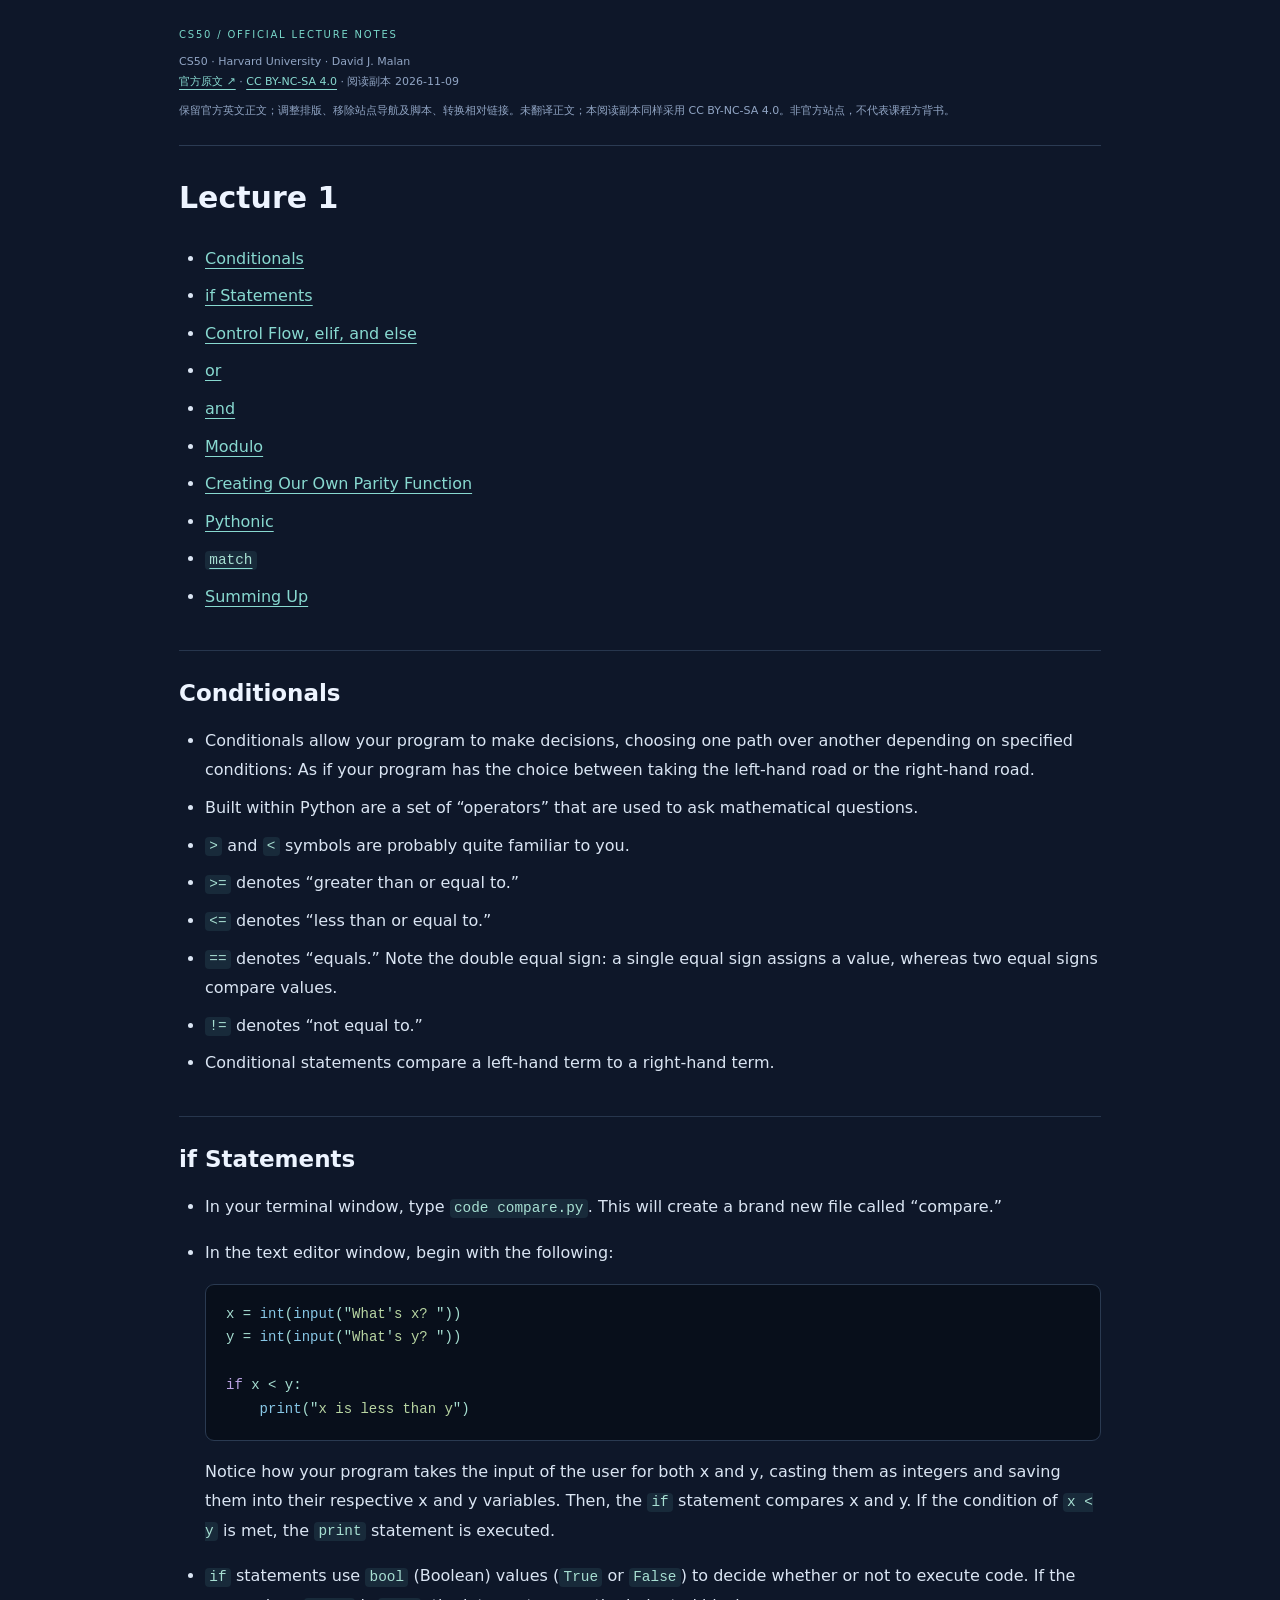
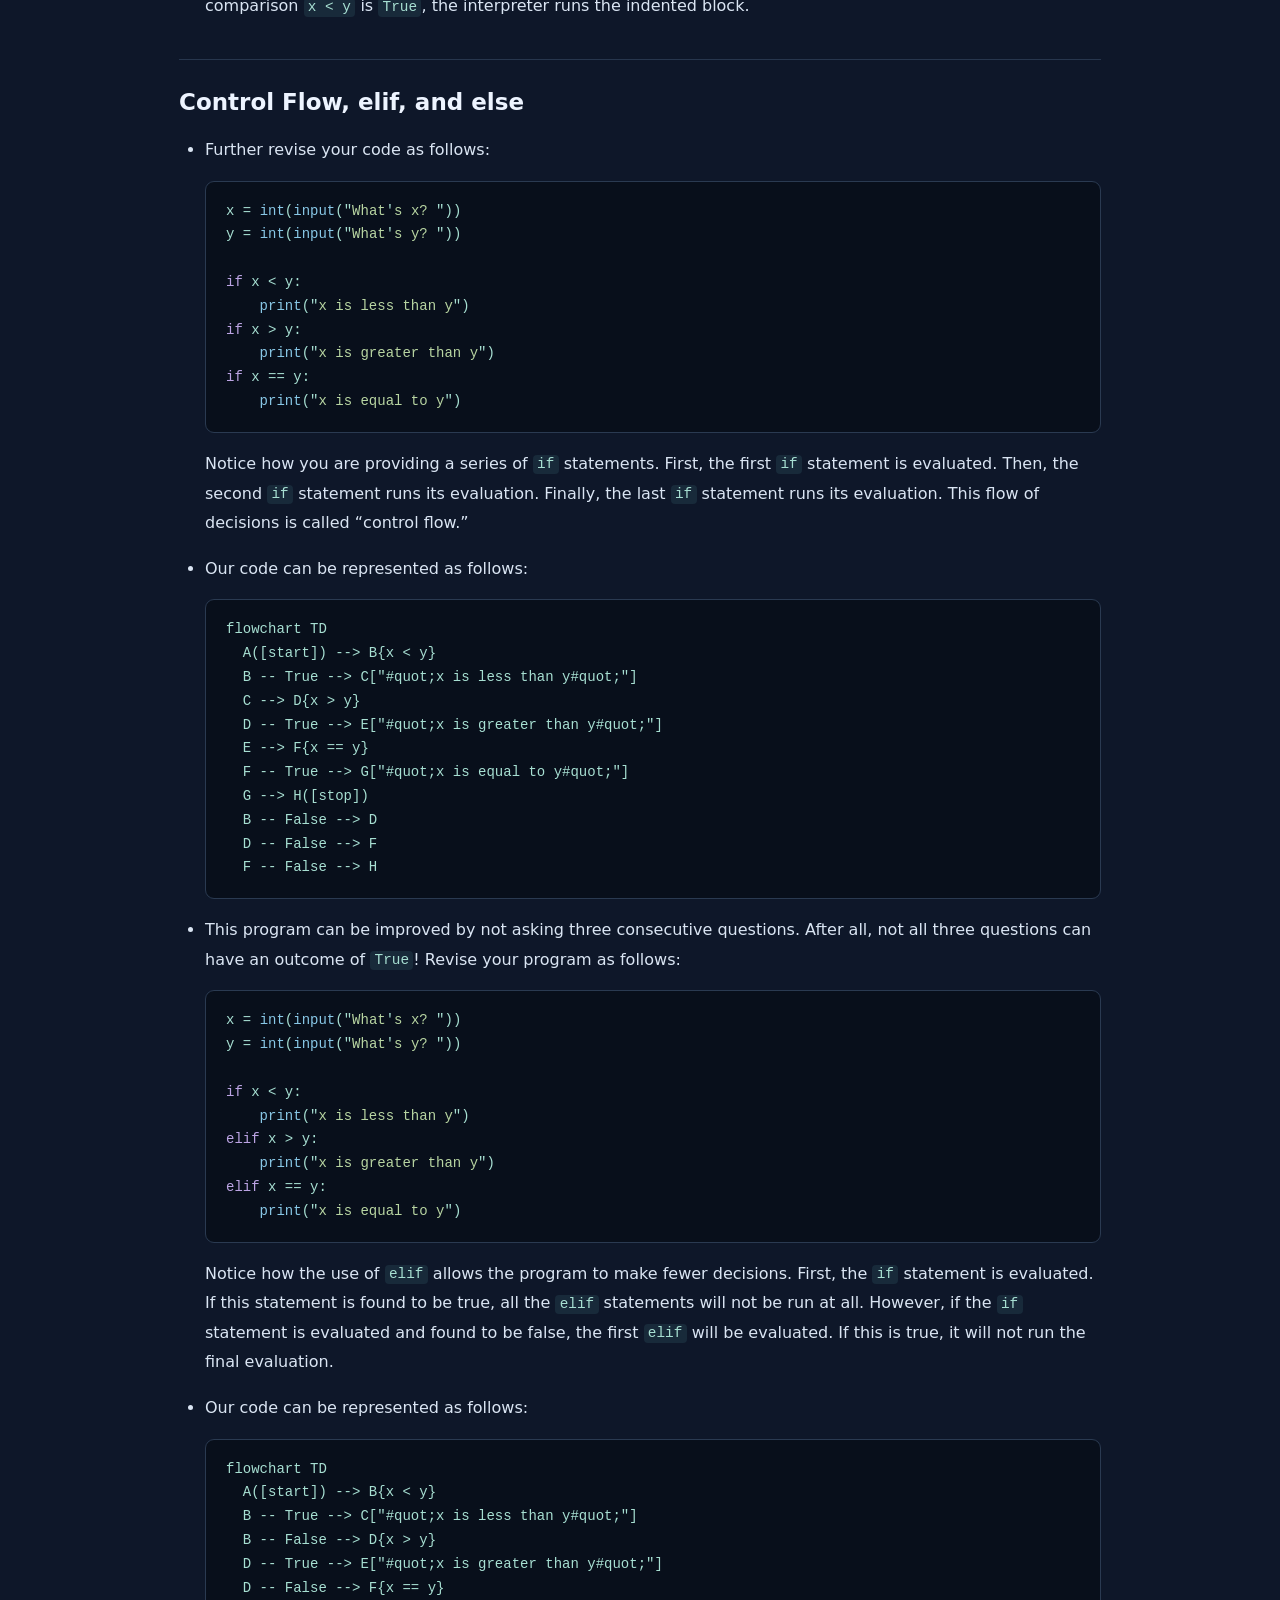
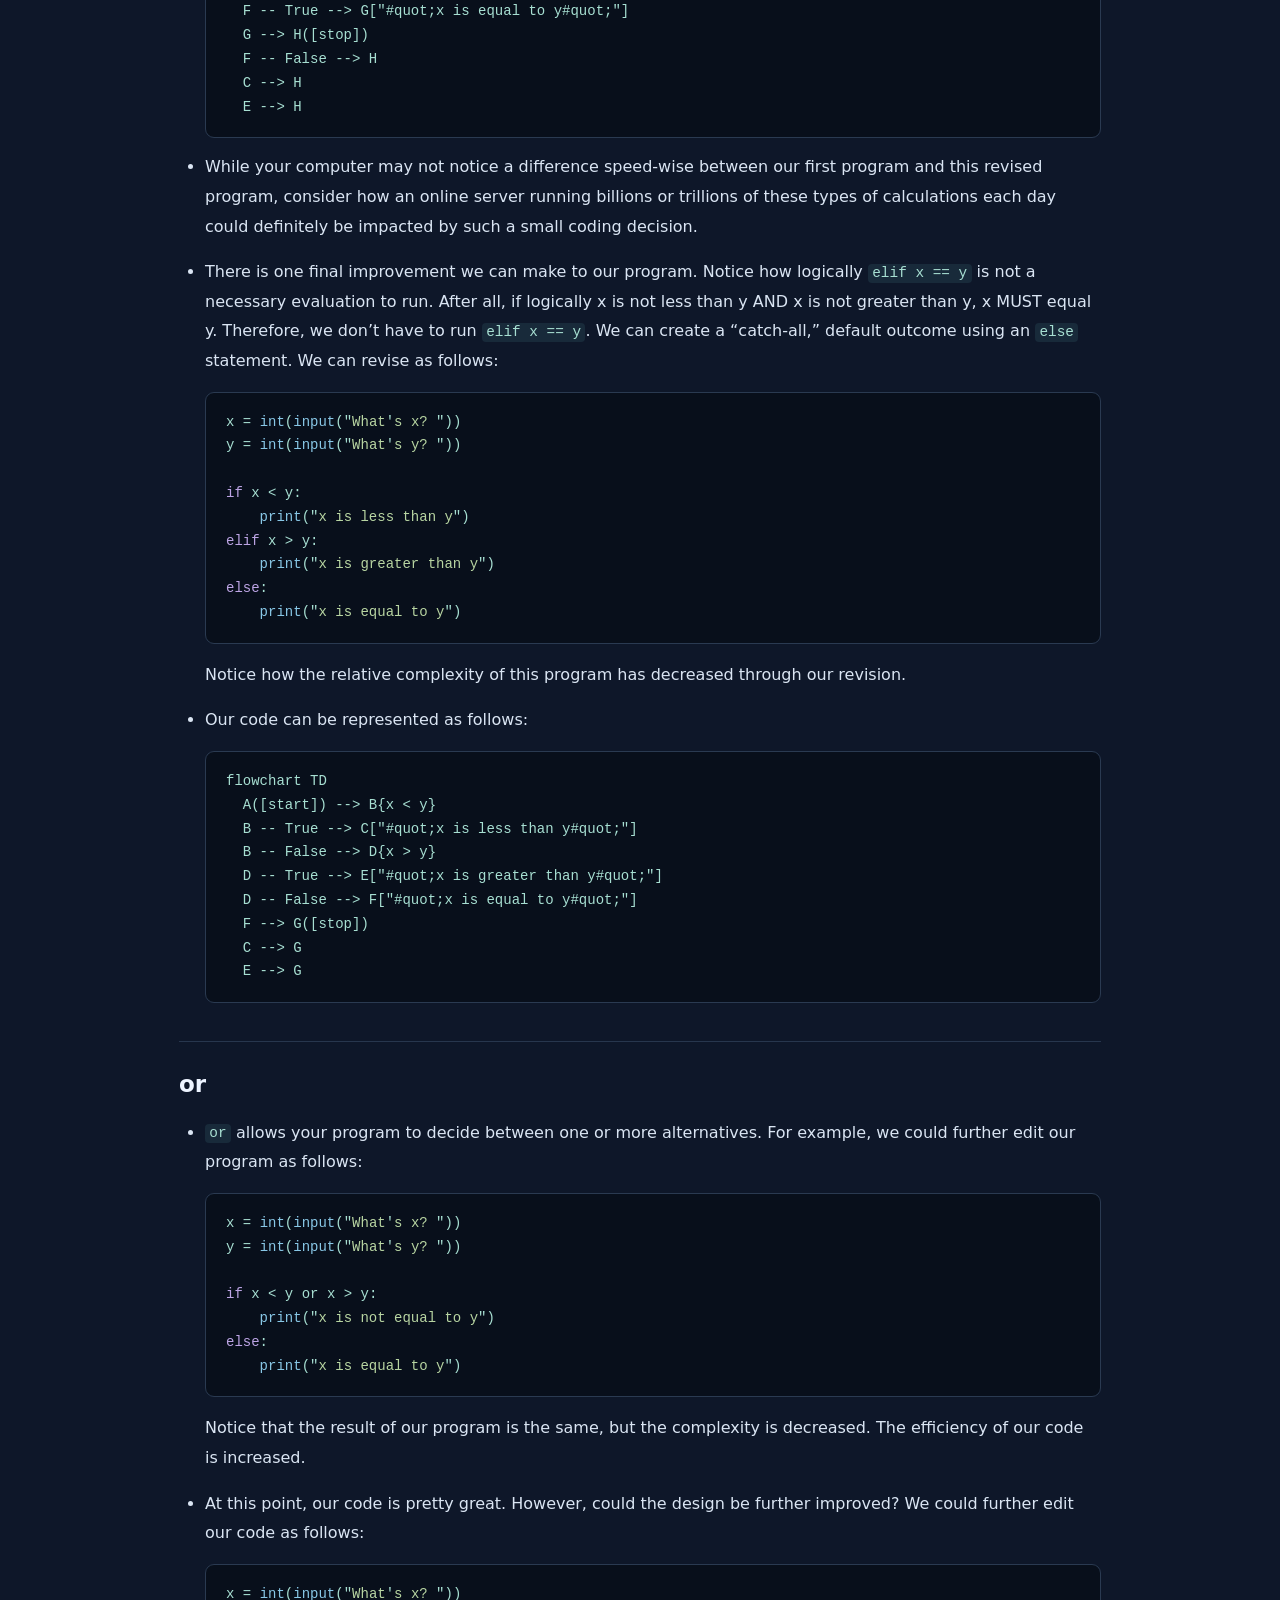
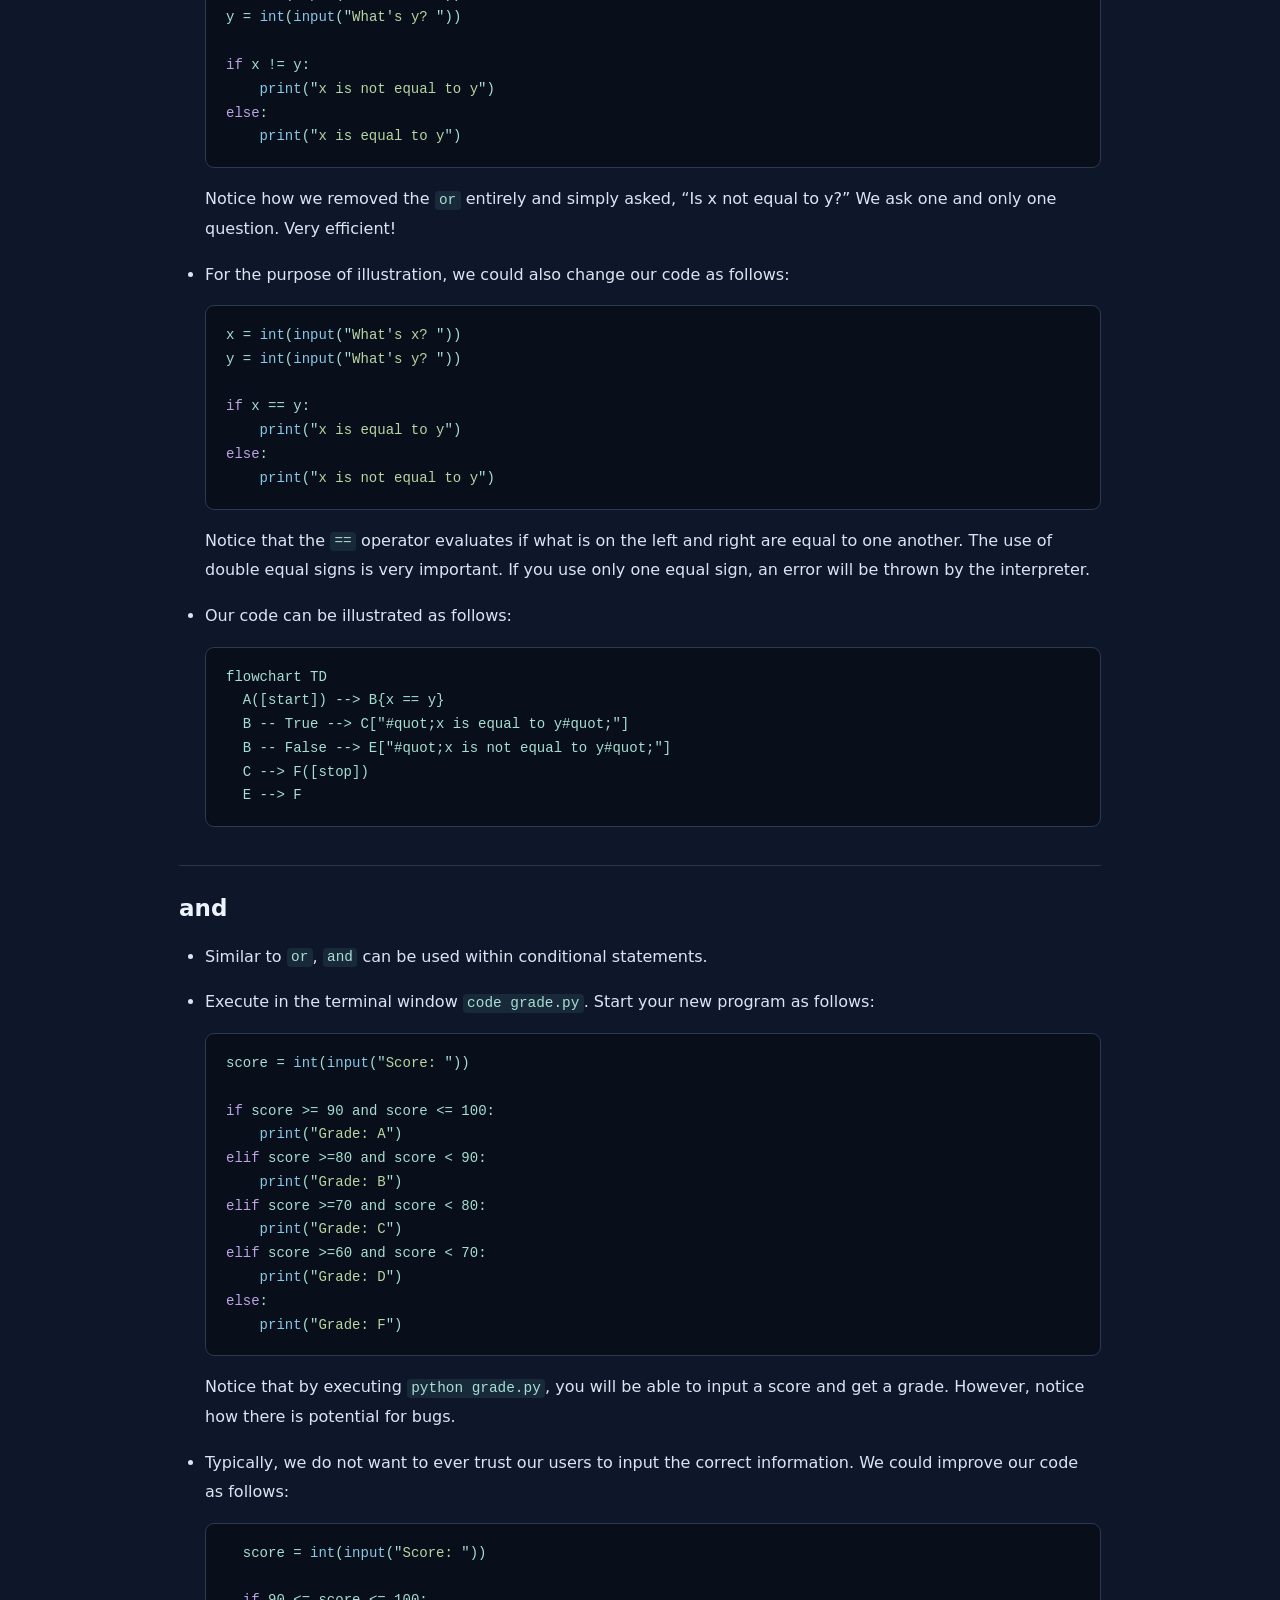
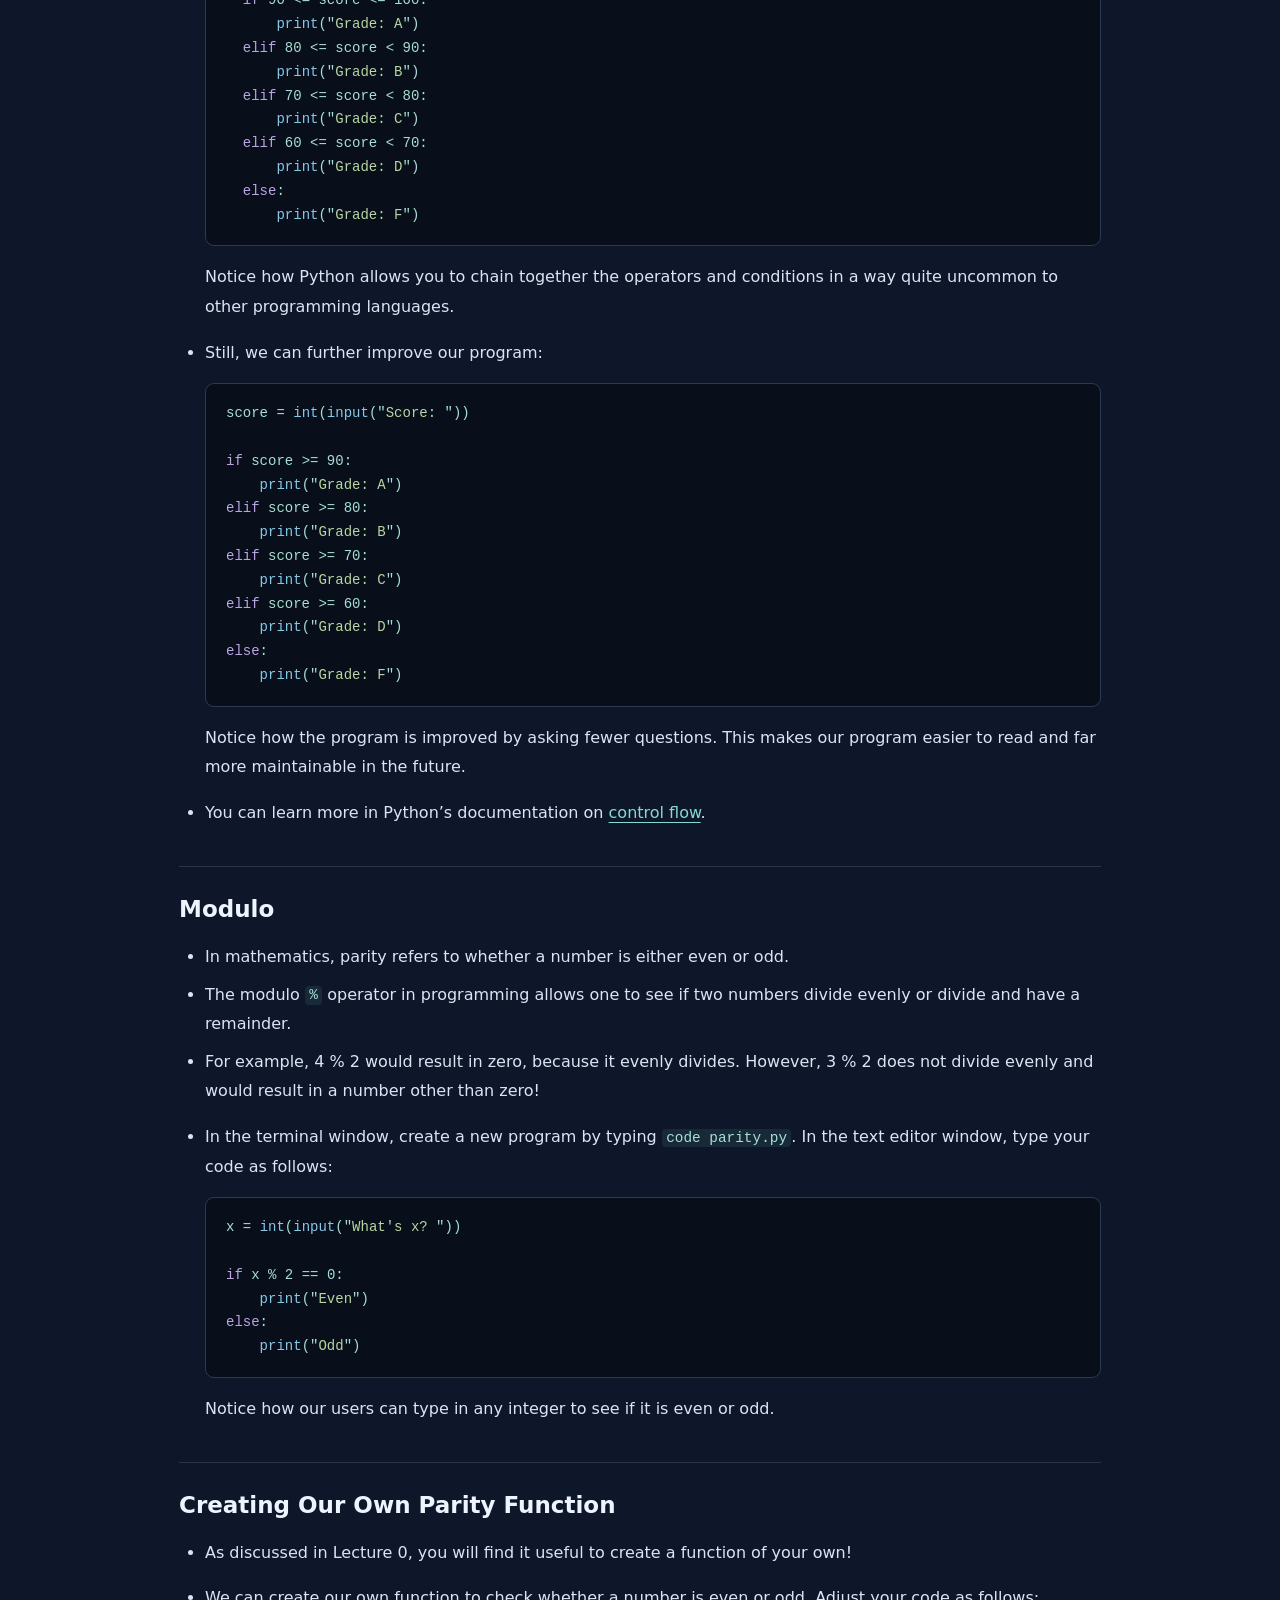
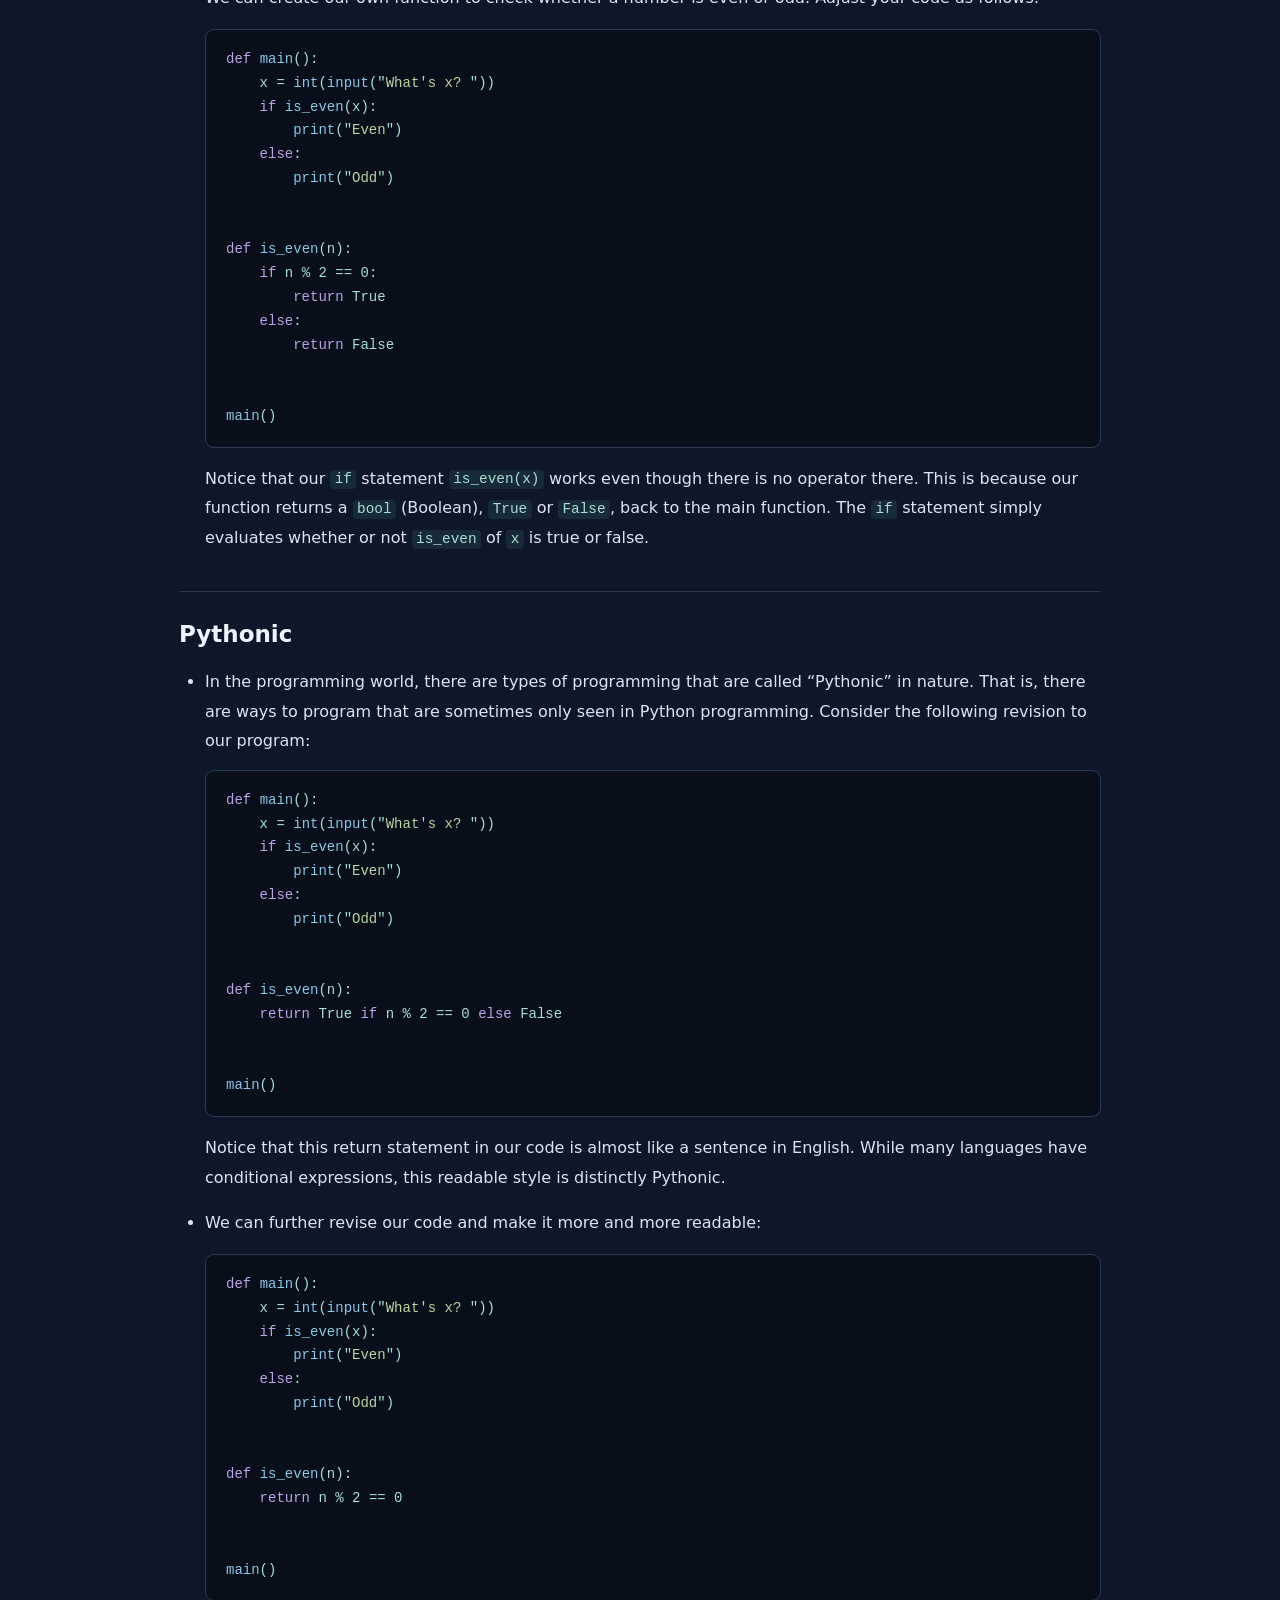
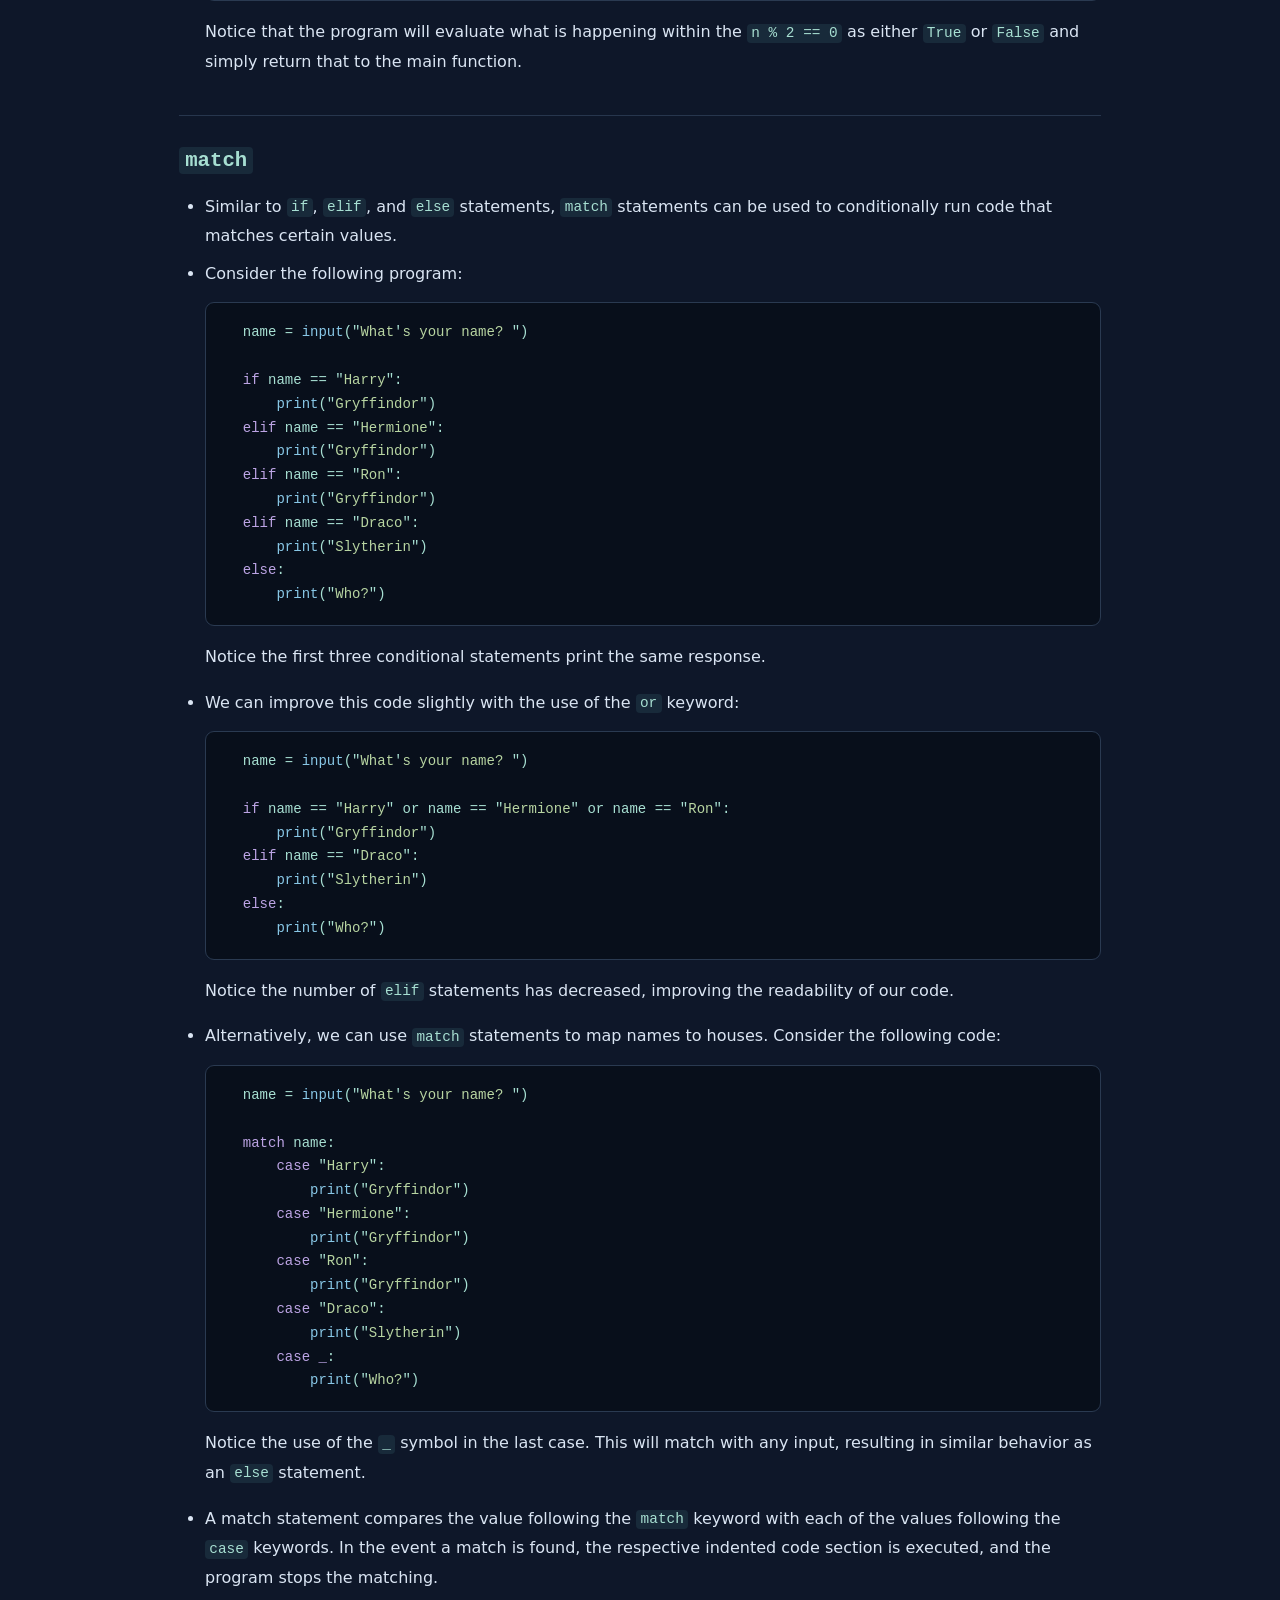
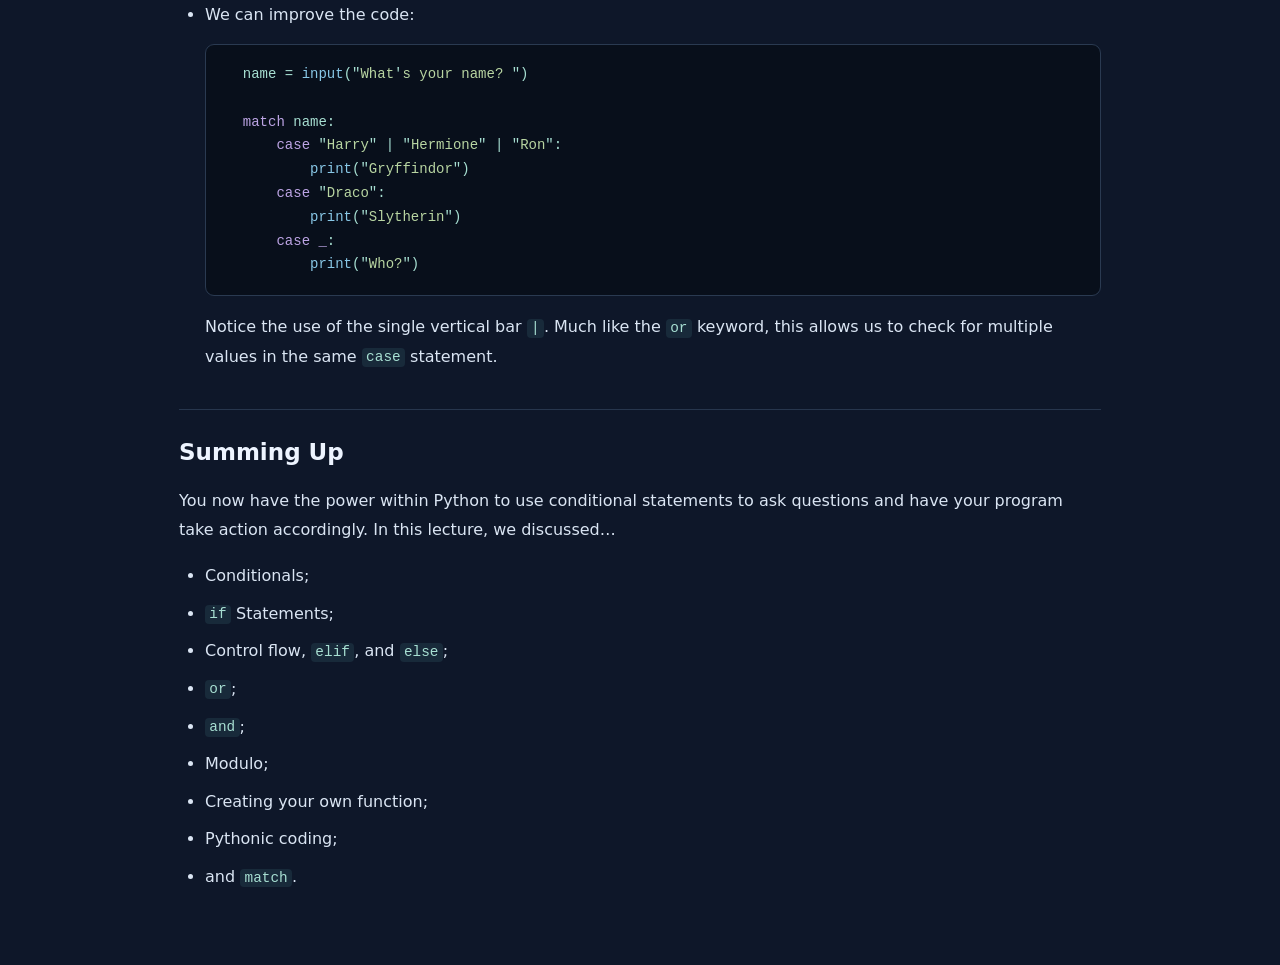
<file: official-notes/python-1.html>
<!doctype html><html lang="en"><head><meta charset="utf-8"><meta name="viewport" content="width=device-width,initial-scale=1"><meta http-equiv="Content-Security-Policy" content="default-src 'none'; style-src 'self'; img-src https:; base-uri 'none'; form-action 'none'"><title>Conditionals · CS50 official notes</title><link rel="stylesheet" href="reader.css?v=20261109"></head><body><header class="credit"><div class="eyebrow">CS50 / OFFICIAL LECTURE NOTES</div><p>CS50 · Harvard University · David J. Malan<br><a href="https://cs50.harvard.edu/python/notes/1/" target="_blank" rel="noopener noreferrer">官方原文 ↗</a> · <a href="https://creativecommons.org/licenses/by-nc-sa/4.0/" target="_blank" rel="noopener noreferrer">CC BY-NC-SA 4.0</a> · 阅读副本 2026-11-09</p><p>保留官方英文正文；调整排版、移除站点导航及脚本、转换相对链接。未翻译正文；本阅读副本同样采用 CC BY-NC-SA 4.0。非官方站点，不代表课程方背书。</p></header><main>

                    <h1 class="no_toc" id="lecture-1">Lecture 1</h1>

<ul id="markdown-toc">
  <li><a href="#conditionals" id="markdown-toc-conditionals">Conditionals</a></li>
  <li><a href="#if-statements" id="markdown-toc-if-statements">if Statements</a></li>
  <li><a href="#control-flow-elif-and-else" id="markdown-toc-control-flow-elif-and-else">Control Flow, elif, and else</a></li>
  <li><a href="#or" id="markdown-toc-or">or</a></li>
  <li><a href="#and" id="markdown-toc-and">and</a></li>
  <li><a href="#modulo" id="markdown-toc-modulo">Modulo</a></li>
  <li><a href="#creating-our-own-parity-function" id="markdown-toc-creating-our-own-parity-function">Creating Our Own Parity Function</a></li>
  <li><a href="#pythonic" id="markdown-toc-pythonic">Pythonic</a></li>
  <li><a href="#match" id="markdown-toc-match"><code class="language-plaintext highlighter-rouge">match</code></a></li>
  <li><a href="#summing-up" id="markdown-toc-summing-up">Summing Up</a></li>
</ul>

<h2 id="conditionals">Conditionals</h2>
<ul>
  <li>Conditionals allow your program to make decisions, choosing one path over another depending on specified conditions: As if your program has the choice between taking the left-hand road or the right-hand road.</li>
  <li>Built within Python are a set of “operators” that are used to ask mathematical questions.</li>
  <li>
<code class="language-plaintext highlighter-rouge">&gt;</code> and <code class="language-plaintext highlighter-rouge">&lt;</code> symbols are probably quite familiar to you.</li>
  <li>
<code class="language-plaintext highlighter-rouge">&gt;=</code> denotes “greater than or equal to.”</li>
  <li>
<code class="language-plaintext highlighter-rouge">&lt;=</code> denotes “less than or equal to.”</li>
  <li>
<code class="language-plaintext highlighter-rouge">==</code> denotes “equals.” Note the double equal sign: a single equal sign assigns a value, whereas two equal signs compare values.</li>
  <li>
<code class="language-plaintext highlighter-rouge">!=</code> denotes “not equal to.”</li>
  <li>Conditional statements compare a left-hand term to a right-hand term.</li>
</ul>

<h2 id="if-statements">if Statements</h2>
<ul>
  <li>In your terminal window, type <code class="language-plaintext highlighter-rouge">code compare.py</code>. This will create a brand new file called “compare.”</li>
  <li>
    <p>In the text editor window, begin with the following:</p>

    <div class="language-py highlighter-rouge">
<div class="highlight"><pre class="highlight"><code><span class="n">x</span> <span class="o">=</span> <span class="nf">int</span><span class="p">(</span><span class="nf">input</span><span class="p">(</span><span class="sh">&quot;</span><span class="s">What</span><span class="sh">&#x27;</span><span class="s">s x? </span><span class="sh">&quot;</span><span class="p">))</span>
<span class="n">y</span> <span class="o">=</span> <span class="nf">int</span><span class="p">(</span><span class="nf">input</span><span class="p">(</span><span class="sh">&quot;</span><span class="s">What</span><span class="sh">&#x27;</span><span class="s">s y? </span><span class="sh">&quot;</span><span class="p">))</span>

<span class="k">if</span> <span class="n">x</span> <span class="o">&lt;</span> <span class="n">y</span><span class="p">:</span>
    <span class="nf">print</span><span class="p">(</span><span class="sh">&quot;</span><span class="s">x is less than y</span><span class="sh">&quot;</span><span class="p">)</span>
</code></pre></div>    </div>
    <p>Notice how your program takes the input of the user for both x and y, casting them as integers and saving them into their respective x and y variables. Then, the <code class="language-plaintext highlighter-rouge">if</code> statement compares x and y. If the condition of <code class="language-plaintext highlighter-rouge">x &lt; y</code> is met, the <code class="language-plaintext highlighter-rouge">print</code> statement is executed.</p>
  </li>
  <li>
<code class="language-plaintext highlighter-rouge">if</code> statements use <code class="language-plaintext highlighter-rouge">bool</code> (Boolean) values (<code class="language-plaintext highlighter-rouge">True</code> or <code class="language-plaintext highlighter-rouge">False</code>) to decide whether or not to execute code. If the comparison <code class="language-plaintext highlighter-rouge">x &lt; y</code> is <code class="language-plaintext highlighter-rouge">True</code>, the interpreter runs the indented block.</li>
</ul>

<h2 id="control-flow-elif-and-else">Control Flow, elif, and else</h2>
<ul>
  <li>
    <p>Further revise your code as follows:</p>

    <div class="language-py highlighter-rouge">
<div class="highlight"><pre class="highlight"><code><span class="n">x</span> <span class="o">=</span> <span class="nf">int</span><span class="p">(</span><span class="nf">input</span><span class="p">(</span><span class="sh">&quot;</span><span class="s">What</span><span class="sh">&#x27;</span><span class="s">s x? </span><span class="sh">&quot;</span><span class="p">))</span>
<span class="n">y</span> <span class="o">=</span> <span class="nf">int</span><span class="p">(</span><span class="nf">input</span><span class="p">(</span><span class="sh">&quot;</span><span class="s">What</span><span class="sh">&#x27;</span><span class="s">s y? </span><span class="sh">&quot;</span><span class="p">))</span>

<span class="k">if</span> <span class="n">x</span> <span class="o">&lt;</span> <span class="n">y</span><span class="p">:</span>
    <span class="nf">print</span><span class="p">(</span><span class="sh">&quot;</span><span class="s">x is less than y</span><span class="sh">&quot;</span><span class="p">)</span>
<span class="k">if</span> <span class="n">x</span> <span class="o">&gt;</span> <span class="n">y</span><span class="p">:</span>
    <span class="nf">print</span><span class="p">(</span><span class="sh">&quot;</span><span class="s">x is greater than y</span><span class="sh">&quot;</span><span class="p">)</span>
<span class="k">if</span> <span class="n">x</span> <span class="o">==</span> <span class="n">y</span><span class="p">:</span>
    <span class="nf">print</span><span class="p">(</span><span class="sh">&quot;</span><span class="s">x is equal to y</span><span class="sh">&quot;</span><span class="p">)</span>
</code></pre></div>    </div>
    <p>Notice how you are providing a series of <code class="language-plaintext highlighter-rouge">if</code> statements. First, the first <code class="language-plaintext highlighter-rouge">if</code> statement is evaluated. Then, the second <code class="language-plaintext highlighter-rouge">if</code> statement runs its evaluation. Finally, the last <code class="language-plaintext highlighter-rouge">if</code> statement runs its evaluation. This flow of decisions is called “control flow.”</p>
  </li>
  <li>
    <p>Our code can be represented as follows:</p>

    <pre><code class="language-mermaid">flowchart TD
  A([start]) --&gt; B{x &lt; y}
  B -- True --&gt; C[&quot;#quot;x is less than y#quot;&quot;]
  C --&gt; D{x &gt; y}
  D -- True --&gt; E[&quot;#quot;x is greater than y#quot;&quot;]
  E --&gt; F{x == y}
  F -- True --&gt; G[&quot;#quot;x is equal to y#quot;&quot;]
  G --&gt; H([stop])
  B -- False --&gt; D
  D -- False --&gt; F
  F -- False --&gt; H
</code></pre>
  </li>
  <li>
    <p>This program can be improved by not asking three consecutive questions. After all, not all three questions can have an outcome of <code class="language-plaintext highlighter-rouge">True</code>! Revise your program as follows:</p>

    <div class="language-py highlighter-rouge">
<div class="highlight"><pre class="highlight"><code><span class="n">x</span> <span class="o">=</span> <span class="nf">int</span><span class="p">(</span><span class="nf">input</span><span class="p">(</span><span class="sh">&quot;</span><span class="s">What</span><span class="sh">&#x27;</span><span class="s">s x? </span><span class="sh">&quot;</span><span class="p">))</span>
<span class="n">y</span> <span class="o">=</span> <span class="nf">int</span><span class="p">(</span><span class="nf">input</span><span class="p">(</span><span class="sh">&quot;</span><span class="s">What</span><span class="sh">&#x27;</span><span class="s">s y? </span><span class="sh">&quot;</span><span class="p">))</span>

<span class="k">if</span> <span class="n">x</span> <span class="o">&lt;</span> <span class="n">y</span><span class="p">:</span>
    <span class="nf">print</span><span class="p">(</span><span class="sh">&quot;</span><span class="s">x is less than y</span><span class="sh">&quot;</span><span class="p">)</span>
<span class="k">elif</span> <span class="n">x</span> <span class="o">&gt;</span> <span class="n">y</span><span class="p">:</span>
    <span class="nf">print</span><span class="p">(</span><span class="sh">&quot;</span><span class="s">x is greater than y</span><span class="sh">&quot;</span><span class="p">)</span>
<span class="k">elif</span> <span class="n">x</span> <span class="o">==</span> <span class="n">y</span><span class="p">:</span>
    <span class="nf">print</span><span class="p">(</span><span class="sh">&quot;</span><span class="s">x is equal to y</span><span class="sh">&quot;</span><span class="p">)</span>
</code></pre></div>    </div>
    <p>Notice how the use of <code class="language-plaintext highlighter-rouge">elif</code> allows the program to make fewer decisions. First, the <code class="language-plaintext highlighter-rouge">if</code> statement is evaluated. If this statement is found to be true, all the <code class="language-plaintext highlighter-rouge">elif</code> statements will not be run at all. However, if the <code class="language-plaintext highlighter-rouge">if</code> statement is evaluated and found to be false, the first <code class="language-plaintext highlighter-rouge">elif</code> will be evaluated. If this is true, it will not run the final evaluation.</p>
  </li>
  <li>
    <p>Our code can be represented as follows:</p>

    <pre><code class="language-mermaid">flowchart TD
  A([start]) --&gt; B{x &lt; y}
  B -- True --&gt; C[&quot;#quot;x is less than y#quot;&quot;]
  B -- False --&gt; D{x &gt; y}
  D -- True --&gt; E[&quot;#quot;x is greater than y#quot;&quot;]
  D -- False --&gt; F{x == y}
  F -- True --&gt; G[&quot;#quot;x is equal to y#quot;&quot;]
  G --&gt; H([stop])
  F -- False --&gt; H
  C --&gt; H
  E --&gt; H
</code></pre>
  </li>
  <li>While your computer may not notice a difference speed-wise between our first program and this revised program, consider how an online server running billions or trillions of these types of calculations each day could definitely be impacted by such a small coding decision.</li>
  <li>
    <p>There is one final improvement we can make to our program. Notice how logically <code class="language-plaintext highlighter-rouge">elif x == y</code> is not a necessary evaluation to run. After all, if logically x is not less than y AND x is not greater than y, x MUST equal y. Therefore, we don’t have to run <code class="language-plaintext highlighter-rouge">elif x == y</code>. We can create a “catch-all,” default outcome using an <code class="language-plaintext highlighter-rouge">else</code> statement. We can revise as follows:</p>

    <div class="language-py highlighter-rouge">
<div class="highlight"><pre class="highlight"><code><span class="n">x</span> <span class="o">=</span> <span class="nf">int</span><span class="p">(</span><span class="nf">input</span><span class="p">(</span><span class="sh">&quot;</span><span class="s">What</span><span class="sh">&#x27;</span><span class="s">s x? </span><span class="sh">&quot;</span><span class="p">))</span>
<span class="n">y</span> <span class="o">=</span> <span class="nf">int</span><span class="p">(</span><span class="nf">input</span><span class="p">(</span><span class="sh">&quot;</span><span class="s">What</span><span class="sh">&#x27;</span><span class="s">s y? </span><span class="sh">&quot;</span><span class="p">))</span>

<span class="k">if</span> <span class="n">x</span> <span class="o">&lt;</span> <span class="n">y</span><span class="p">:</span>
    <span class="nf">print</span><span class="p">(</span><span class="sh">&quot;</span><span class="s">x is less than y</span><span class="sh">&quot;</span><span class="p">)</span>
<span class="k">elif</span> <span class="n">x</span> <span class="o">&gt;</span> <span class="n">y</span><span class="p">:</span>
    <span class="nf">print</span><span class="p">(</span><span class="sh">&quot;</span><span class="s">x is greater than y</span><span class="sh">&quot;</span><span class="p">)</span>
<span class="k">else</span><span class="p">:</span>
    <span class="nf">print</span><span class="p">(</span><span class="sh">&quot;</span><span class="s">x is equal to y</span><span class="sh">&quot;</span><span class="p">)</span>
</code></pre></div>    </div>
    <p>Notice how the relative complexity of this program has decreased through our revision.</p>
  </li>
  <li>
    <p>Our code can be represented as follows:</p>

    <pre><code class="language-mermaid">flowchart TD
  A([start]) --&gt; B{x &lt; y}
  B -- True --&gt; C[&quot;#quot;x is less than y#quot;&quot;]
  B -- False --&gt; D{x &gt; y}
  D -- True --&gt; E[&quot;#quot;x is greater than y#quot;&quot;]
  D -- False --&gt; F[&quot;#quot;x is equal to y#quot;&quot;]
  F --&gt; G([stop])
  C --&gt; G
  E --&gt; G
</code></pre>
  </li>
</ul>

<h2 id="or">or</h2>
<ul>
  <li>
    <p><code class="language-plaintext highlighter-rouge">or</code> allows your program to decide between one or more alternatives. For example, we could further edit our program as follows:</p>

    <div class="language-py highlighter-rouge">
<div class="highlight"><pre class="highlight"><code><span class="n">x</span> <span class="o">=</span> <span class="nf">int</span><span class="p">(</span><span class="nf">input</span><span class="p">(</span><span class="sh">&quot;</span><span class="s">What</span><span class="sh">&#x27;</span><span class="s">s x? </span><span class="sh">&quot;</span><span class="p">))</span>
<span class="n">y</span> <span class="o">=</span> <span class="nf">int</span><span class="p">(</span><span class="nf">input</span><span class="p">(</span><span class="sh">&quot;</span><span class="s">What</span><span class="sh">&#x27;</span><span class="s">s y? </span><span class="sh">&quot;</span><span class="p">))</span>

<span class="k">if</span> <span class="n">x</span> <span class="o">&lt;</span> <span class="n">y</span> <span class="ow">or</span> <span class="n">x</span> <span class="o">&gt;</span> <span class="n">y</span><span class="p">:</span>
    <span class="nf">print</span><span class="p">(</span><span class="sh">&quot;</span><span class="s">x is not equal to y</span><span class="sh">&quot;</span><span class="p">)</span>
<span class="k">else</span><span class="p">:</span>
    <span class="nf">print</span><span class="p">(</span><span class="sh">&quot;</span><span class="s">x is equal to y</span><span class="sh">&quot;</span><span class="p">)</span>
</code></pre></div>    </div>
    <p>Notice that the result of our program is the same, but the complexity is decreased. The efficiency of our code is increased.</p>
  </li>
  <li>
    <p>At this point, our code is pretty great. However, could the design be further improved? We could further edit our code as follows:</p>

    <div class="language-py highlighter-rouge">
<div class="highlight"><pre class="highlight"><code><span class="n">x</span> <span class="o">=</span> <span class="nf">int</span><span class="p">(</span><span class="nf">input</span><span class="p">(</span><span class="sh">&quot;</span><span class="s">What</span><span class="sh">&#x27;</span><span class="s">s x? </span><span class="sh">&quot;</span><span class="p">))</span>
<span class="n">y</span> <span class="o">=</span> <span class="nf">int</span><span class="p">(</span><span class="nf">input</span><span class="p">(</span><span class="sh">&quot;</span><span class="s">What</span><span class="sh">&#x27;</span><span class="s">s y? </span><span class="sh">&quot;</span><span class="p">))</span>

<span class="k">if</span> <span class="n">x</span> <span class="o">!=</span> <span class="n">y</span><span class="p">:</span>
    <span class="nf">print</span><span class="p">(</span><span class="sh">&quot;</span><span class="s">x is not equal to y</span><span class="sh">&quot;</span><span class="p">)</span>
<span class="k">else</span><span class="p">:</span>
    <span class="nf">print</span><span class="p">(</span><span class="sh">&quot;</span><span class="s">x is equal to y</span><span class="sh">&quot;</span><span class="p">)</span>
</code></pre></div>    </div>
    <p>Notice how we removed the <code class="language-plaintext highlighter-rouge">or</code> entirely and simply asked, “Is x not equal to y?” We ask one and only one question. Very efficient!</p>
  </li>
  <li>
    <p>For the purpose of illustration, we could also change our code as follows:</p>

    <div class="language-py highlighter-rouge">
<div class="highlight"><pre class="highlight"><code><span class="n">x</span> <span class="o">=</span> <span class="nf">int</span><span class="p">(</span><span class="nf">input</span><span class="p">(</span><span class="sh">&quot;</span><span class="s">What</span><span class="sh">&#x27;</span><span class="s">s x? </span><span class="sh">&quot;</span><span class="p">))</span>
<span class="n">y</span> <span class="o">=</span> <span class="nf">int</span><span class="p">(</span><span class="nf">input</span><span class="p">(</span><span class="sh">&quot;</span><span class="s">What</span><span class="sh">&#x27;</span><span class="s">s y? </span><span class="sh">&quot;</span><span class="p">))</span>

<span class="k">if</span> <span class="n">x</span> <span class="o">==</span> <span class="n">y</span><span class="p">:</span>
    <span class="nf">print</span><span class="p">(</span><span class="sh">&quot;</span><span class="s">x is equal to y</span><span class="sh">&quot;</span><span class="p">)</span>
<span class="k">else</span><span class="p">:</span>
    <span class="nf">print</span><span class="p">(</span><span class="sh">&quot;</span><span class="s">x is not equal to y</span><span class="sh">&quot;</span><span class="p">)</span>
</code></pre></div>    </div>
    <p>Notice that the <code class="language-plaintext highlighter-rouge">==</code> operator evaluates if what is on the left and right are equal to one another. The use of double equal signs is very important. If you use only one equal sign, an error will be thrown by the interpreter.</p>
  </li>
  <li>
    <p>Our code can be illustrated as follows:</p>

    <pre><code class="language-mermaid">flowchart TD
  A([start]) --&gt; B{x == y}
  B -- True --&gt; C[&quot;#quot;x is equal to y#quot;&quot;]
  B -- False --&gt; E[&quot;#quot;x is not equal to y#quot;&quot;]
  C --&gt; F([stop])
  E --&gt; F
</code></pre>
  </li>
</ul>

<h2 id="and">and</h2>
<ul>
  <li>Similar to <code class="language-plaintext highlighter-rouge">or</code>, <code class="language-plaintext highlighter-rouge">and</code> can be used within conditional statements.</li>
  <li>
    <p>Execute in the terminal window <code class="language-plaintext highlighter-rouge">code grade.py</code>. Start your new program as follows:</p>

    <div class="language-py highlighter-rouge">
<div class="highlight"><pre class="highlight"><code><span class="n">score</span> <span class="o">=</span> <span class="nf">int</span><span class="p">(</span><span class="nf">input</span><span class="p">(</span><span class="sh">&quot;</span><span class="s">Score: </span><span class="sh">&quot;</span><span class="p">))</span>

<span class="k">if</span> <span class="n">score</span> <span class="o">&gt;=</span> <span class="mi">90</span> <span class="ow">and</span> <span class="n">score</span> <span class="o">&lt;=</span> <span class="mi">100</span><span class="p">:</span>
    <span class="nf">print</span><span class="p">(</span><span class="sh">&quot;</span><span class="s">Grade: A</span><span class="sh">&quot;</span><span class="p">)</span>
<span class="k">elif</span> <span class="n">score</span> <span class="o">&gt;=</span><span class="mi">80</span> <span class="ow">and</span> <span class="n">score</span> <span class="o">&lt;</span> <span class="mi">90</span><span class="p">:</span>
    <span class="nf">print</span><span class="p">(</span><span class="sh">&quot;</span><span class="s">Grade: B</span><span class="sh">&quot;</span><span class="p">)</span>
<span class="k">elif</span> <span class="n">score</span> <span class="o">&gt;=</span><span class="mi">70</span> <span class="ow">and</span> <span class="n">score</span> <span class="o">&lt;</span> <span class="mi">80</span><span class="p">:</span>
    <span class="nf">print</span><span class="p">(</span><span class="sh">&quot;</span><span class="s">Grade: C</span><span class="sh">&quot;</span><span class="p">)</span>
<span class="k">elif</span> <span class="n">score</span> <span class="o">&gt;=</span><span class="mi">60</span> <span class="ow">and</span> <span class="n">score</span> <span class="o">&lt;</span> <span class="mi">70</span><span class="p">:</span>
    <span class="nf">print</span><span class="p">(</span><span class="sh">&quot;</span><span class="s">Grade: D</span><span class="sh">&quot;</span><span class="p">)</span>
<span class="k">else</span><span class="p">:</span>
    <span class="nf">print</span><span class="p">(</span><span class="sh">&quot;</span><span class="s">Grade: F</span><span class="sh">&quot;</span><span class="p">)</span>
</code></pre></div>    </div>
    <p>Notice that by executing <code class="language-plaintext highlighter-rouge">python grade.py</code>, you will be able to input a score and get a grade. However, notice how there is potential for bugs.</p>
  </li>
  <li>
    <p>Typically, we do not want to ever trust our users to input the correct information. We could improve our code as follows:</p>

    <div class="language-py highlighter-rouge">
<div class="highlight"><pre class="highlight"><code>  <span class="n">score</span> <span class="o">=</span> <span class="nf">int</span><span class="p">(</span><span class="nf">input</span><span class="p">(</span><span class="sh">&quot;</span><span class="s">Score: </span><span class="sh">&quot;</span><span class="p">))</span>

  <span class="k">if</span> <span class="mi">90</span> <span class="o">&lt;=</span> <span class="n">score</span> <span class="o">&lt;=</span> <span class="mi">100</span><span class="p">:</span>
      <span class="nf">print</span><span class="p">(</span><span class="sh">&quot;</span><span class="s">Grade: A</span><span class="sh">&quot;</span><span class="p">)</span>
  <span class="k">elif</span> <span class="mi">80</span> <span class="o">&lt;=</span> <span class="n">score</span> <span class="o">&lt;</span> <span class="mi">90</span><span class="p">:</span>
      <span class="nf">print</span><span class="p">(</span><span class="sh">&quot;</span><span class="s">Grade: B</span><span class="sh">&quot;</span><span class="p">)</span>
  <span class="k">elif</span> <span class="mi">70</span> <span class="o">&lt;=</span> <span class="n">score</span> <span class="o">&lt;</span> <span class="mi">80</span><span class="p">:</span>
      <span class="nf">print</span><span class="p">(</span><span class="sh">&quot;</span><span class="s">Grade: C</span><span class="sh">&quot;</span><span class="p">)</span>
  <span class="k">elif</span> <span class="mi">60</span> <span class="o">&lt;=</span> <span class="n">score</span> <span class="o">&lt;</span> <span class="mi">70</span><span class="p">:</span>
      <span class="nf">print</span><span class="p">(</span><span class="sh">&quot;</span><span class="s">Grade: D</span><span class="sh">&quot;</span><span class="p">)</span>
  <span class="k">else</span><span class="p">:</span>
      <span class="nf">print</span><span class="p">(</span><span class="sh">&quot;</span><span class="s">Grade: F</span><span class="sh">&quot;</span><span class="p">)</span>
</code></pre></div>    </div>
    <p>Notice how Python allows you to chain together the operators and conditions in a way quite uncommon to other programming languages.</p>
  </li>
  <li>
    <p>Still, we can further improve our program:</p>

    <div class="language-py highlighter-rouge">
<div class="highlight"><pre class="highlight"><code><span class="n">score</span> <span class="o">=</span> <span class="nf">int</span><span class="p">(</span><span class="nf">input</span><span class="p">(</span><span class="sh">&quot;</span><span class="s">Score: </span><span class="sh">&quot;</span><span class="p">))</span>

<span class="k">if</span> <span class="n">score</span> <span class="o">&gt;=</span> <span class="mi">90</span><span class="p">:</span>
    <span class="nf">print</span><span class="p">(</span><span class="sh">&quot;</span><span class="s">Grade: A</span><span class="sh">&quot;</span><span class="p">)</span>
<span class="k">elif</span> <span class="n">score</span> <span class="o">&gt;=</span> <span class="mi">80</span><span class="p">:</span>
    <span class="nf">print</span><span class="p">(</span><span class="sh">&quot;</span><span class="s">Grade: B</span><span class="sh">&quot;</span><span class="p">)</span>
<span class="k">elif</span> <span class="n">score</span> <span class="o">&gt;=</span> <span class="mi">70</span><span class="p">:</span>
    <span class="nf">print</span><span class="p">(</span><span class="sh">&quot;</span><span class="s">Grade: C</span><span class="sh">&quot;</span><span class="p">)</span>
<span class="k">elif</span> <span class="n">score</span> <span class="o">&gt;=</span> <span class="mi">60</span><span class="p">:</span>
    <span class="nf">print</span><span class="p">(</span><span class="sh">&quot;</span><span class="s">Grade: D</span><span class="sh">&quot;</span><span class="p">)</span>
<span class="k">else</span><span class="p">:</span>
    <span class="nf">print</span><span class="p">(</span><span class="sh">&quot;</span><span class="s">Grade: F</span><span class="sh">&quot;</span><span class="p">)</span>
</code></pre></div>    </div>
    <p>Notice how the program is improved by asking fewer questions. This makes our program easier to read and far more maintainable in the future.</p>
  </li>
  <li>You can learn more in Python’s documentation on <a href="https://docs.python.org/3/tutorial/controlflow.html" target="_blank" rel="noopener noreferrer">control flow</a>.</li>
</ul>

<h2 id="modulo">Modulo</h2>
<ul>
  <li>In mathematics, parity refers to whether a number is either even or odd.</li>
  <li>The modulo <code class="language-plaintext highlighter-rouge">%</code> operator in programming allows one to see if two numbers divide evenly or divide and have a remainder.</li>
  <li>For example, 4 % 2 would result in zero, because it evenly divides. However, 3 % 2 does not divide evenly and would result in a number other than zero!</li>
  <li>
    <p>In the terminal window, create a new program by typing <code class="language-plaintext highlighter-rouge">code parity.py</code>. In the text editor window, type your code as follows:</p>

    <div class="language-py highlighter-rouge">
<div class="highlight"><pre class="highlight"><code><span class="n">x</span> <span class="o">=</span> <span class="nf">int</span><span class="p">(</span><span class="nf">input</span><span class="p">(</span><span class="sh">&quot;</span><span class="s">What</span><span class="sh">&#x27;</span><span class="s">s x? </span><span class="sh">&quot;</span><span class="p">))</span>

<span class="k">if</span> <span class="n">x</span> <span class="o">%</span> <span class="mi">2</span> <span class="o">==</span> <span class="mi">0</span><span class="p">:</span>
    <span class="nf">print</span><span class="p">(</span><span class="sh">&quot;</span><span class="s">Even</span><span class="sh">&quot;</span><span class="p">)</span>
<span class="k">else</span><span class="p">:</span>
    <span class="nf">print</span><span class="p">(</span><span class="sh">&quot;</span><span class="s">Odd</span><span class="sh">&quot;</span><span class="p">)</span>
</code></pre></div>    </div>
    <p>Notice how our users can type in any integer to see if it is even or odd.</p>
  </li>
</ul>

<h2 id="creating-our-own-parity-function">Creating Our Own Parity Function</h2>
<ul>
  <li>As discussed in Lecture 0, you will find it useful to create a function of your own!</li>
  <li>
    <p>We can create our own function to check whether a number is even or odd. Adjust your code as follows:</p>

    <div class="language-py highlighter-rouge">
<div class="highlight"><pre class="highlight"><code><span class="k">def</span> <span class="nf">main</span><span class="p">():</span>
    <span class="n">x</span> <span class="o">=</span> <span class="nf">int</span><span class="p">(</span><span class="nf">input</span><span class="p">(</span><span class="sh">&quot;</span><span class="s">What</span><span class="sh">&#x27;</span><span class="s">s x? </span><span class="sh">&quot;</span><span class="p">))</span>
    <span class="k">if</span> <span class="nf">is_even</span><span class="p">(</span><span class="n">x</span><span class="p">):</span>
        <span class="nf">print</span><span class="p">(</span><span class="sh">&quot;</span><span class="s">Even</span><span class="sh">&quot;</span><span class="p">)</span>
    <span class="k">else</span><span class="p">:</span>
        <span class="nf">print</span><span class="p">(</span><span class="sh">&quot;</span><span class="s">Odd</span><span class="sh">&quot;</span><span class="p">)</span>


<span class="k">def</span> <span class="nf">is_even</span><span class="p">(</span><span class="n">n</span><span class="p">):</span>
    <span class="k">if</span> <span class="n">n</span> <span class="o">%</span> <span class="mi">2</span> <span class="o">==</span> <span class="mi">0</span><span class="p">:</span>
        <span class="k">return</span> <span class="bp">True</span>
    <span class="k">else</span><span class="p">:</span>
        <span class="k">return</span> <span class="bp">False</span>


<span class="nf">main</span><span class="p">()</span>
</code></pre></div>    </div>
    <p>Notice that our <code class="language-plaintext highlighter-rouge">if</code> statement <code class="language-plaintext highlighter-rouge">is_even(x)</code> works even though there is no operator there. This is because our function returns a <code class="language-plaintext highlighter-rouge">bool</code> (Boolean), <code class="language-plaintext highlighter-rouge">True</code> or <code class="language-plaintext highlighter-rouge">False</code>, back to the main function. The <code class="language-plaintext highlighter-rouge">if</code> statement simply evaluates whether or not <code class="language-plaintext highlighter-rouge">is_even</code> of <code class="language-plaintext highlighter-rouge">x</code> is true or false.</p>
  </li>
</ul>

<h2 id="pythonic">Pythonic</h2>
<ul>
  <li>In the programming world, there are types of programming that are called “Pythonic” in nature. That is, there are ways to program that are sometimes only seen in Python programming. Consider the following revision to our program:
    <div class="language-py highlighter-rouge">
<div class="highlight"><pre class="highlight"><code><span class="k">def</span> <span class="nf">main</span><span class="p">():</span>
    <span class="n">x</span> <span class="o">=</span> <span class="nf">int</span><span class="p">(</span><span class="nf">input</span><span class="p">(</span><span class="sh">&quot;</span><span class="s">What</span><span class="sh">&#x27;</span><span class="s">s x? </span><span class="sh">&quot;</span><span class="p">))</span>
    <span class="k">if</span> <span class="nf">is_even</span><span class="p">(</span><span class="n">x</span><span class="p">):</span>
        <span class="nf">print</span><span class="p">(</span><span class="sh">&quot;</span><span class="s">Even</span><span class="sh">&quot;</span><span class="p">)</span>
    <span class="k">else</span><span class="p">:</span>
        <span class="nf">print</span><span class="p">(</span><span class="sh">&quot;</span><span class="s">Odd</span><span class="sh">&quot;</span><span class="p">)</span>


<span class="k">def</span> <span class="nf">is_even</span><span class="p">(</span><span class="n">n</span><span class="p">):</span>
    <span class="k">return</span> <span class="bp">True</span> <span class="k">if</span> <span class="n">n</span> <span class="o">%</span> <span class="mi">2</span> <span class="o">==</span> <span class="mi">0</span> <span class="k">else</span> <span class="bp">False</span>


<span class="nf">main</span><span class="p">()</span>
</code></pre></div>    </div>
    <p>Notice that this return statement in our code is almost like a sentence in English. While many languages have conditional expressions, this readable style is distinctly Pythonic.</p>
  </li>
  <li>
    <p>We can further revise our code and make it more and more readable:</p>

    <div class="language-py highlighter-rouge">
<div class="highlight"><pre class="highlight"><code><span class="k">def</span> <span class="nf">main</span><span class="p">():</span>
    <span class="n">x</span> <span class="o">=</span> <span class="nf">int</span><span class="p">(</span><span class="nf">input</span><span class="p">(</span><span class="sh">&quot;</span><span class="s">What</span><span class="sh">&#x27;</span><span class="s">s x? </span><span class="sh">&quot;</span><span class="p">))</span>
    <span class="k">if</span> <span class="nf">is_even</span><span class="p">(</span><span class="n">x</span><span class="p">):</span>
        <span class="nf">print</span><span class="p">(</span><span class="sh">&quot;</span><span class="s">Even</span><span class="sh">&quot;</span><span class="p">)</span>
    <span class="k">else</span><span class="p">:</span>
        <span class="nf">print</span><span class="p">(</span><span class="sh">&quot;</span><span class="s">Odd</span><span class="sh">&quot;</span><span class="p">)</span>


<span class="k">def</span> <span class="nf">is_even</span><span class="p">(</span><span class="n">n</span><span class="p">):</span>
    <span class="k">return</span> <span class="n">n</span> <span class="o">%</span> <span class="mi">2</span> <span class="o">==</span> <span class="mi">0</span>


<span class="nf">main</span><span class="p">()</span>
</code></pre></div>    </div>
    <p>Notice that the program will evaluate what is happening within the <code class="language-plaintext highlighter-rouge">n % 2 == 0</code> as either <code class="language-plaintext highlighter-rouge">True</code> or <code class="language-plaintext highlighter-rouge">False</code> and simply return that to the main function.</p>
  </li>
</ul>

<h2 id="match"><code class="language-plaintext highlighter-rouge">match</code></h2>
<ul>
  <li>Similar to <code class="language-plaintext highlighter-rouge">if</code>, <code class="language-plaintext highlighter-rouge">elif</code>, and <code class="language-plaintext highlighter-rouge">else</code> statements, <code class="language-plaintext highlighter-rouge">match</code> statements can be used to conditionally run code that matches certain values.</li>
  <li>Consider the following program:
    <div class="language-py highlighter-rouge">
<div class="highlight"><pre class="highlight"><code>  <span class="n">name</span> <span class="o">=</span> <span class="nf">input</span><span class="p">(</span><span class="sh">&quot;</span><span class="s">What</span><span class="sh">&#x27;</span><span class="s">s your name? </span><span class="sh">&quot;</span><span class="p">)</span>

  <span class="k">if</span> <span class="n">name</span> <span class="o">==</span> <span class="sh">&quot;</span><span class="s">Harry</span><span class="sh">&quot;</span><span class="p">:</span>
      <span class="nf">print</span><span class="p">(</span><span class="sh">&quot;</span><span class="s">Gryffindor</span><span class="sh">&quot;</span><span class="p">)</span>
  <span class="k">elif</span> <span class="n">name</span> <span class="o">==</span> <span class="sh">&quot;</span><span class="s">Hermione</span><span class="sh">&quot;</span><span class="p">:</span>
      <span class="nf">print</span><span class="p">(</span><span class="sh">&quot;</span><span class="s">Gryffindor</span><span class="sh">&quot;</span><span class="p">)</span>
  <span class="k">elif</span> <span class="n">name</span> <span class="o">==</span> <span class="sh">&quot;</span><span class="s">Ron</span><span class="sh">&quot;</span><span class="p">:</span>
      <span class="nf">print</span><span class="p">(</span><span class="sh">&quot;</span><span class="s">Gryffindor</span><span class="sh">&quot;</span><span class="p">)</span>
  <span class="k">elif</span> <span class="n">name</span> <span class="o">==</span> <span class="sh">&quot;</span><span class="s">Draco</span><span class="sh">&quot;</span><span class="p">:</span>
      <span class="nf">print</span><span class="p">(</span><span class="sh">&quot;</span><span class="s">Slytherin</span><span class="sh">&quot;</span><span class="p">)</span>
  <span class="k">else</span><span class="p">:</span>
      <span class="nf">print</span><span class="p">(</span><span class="sh">&quot;</span><span class="s">Who?</span><span class="sh">&quot;</span><span class="p">)</span>
</code></pre></div>    </div>
    <p>Notice the first three conditional statements print the same response.</p>
  </li>
  <li>We can improve this code slightly with the use of the <code class="language-plaintext highlighter-rouge">or</code> keyword:
    <div class="language-py highlighter-rouge">
<div class="highlight"><pre class="highlight"><code>  <span class="n">name</span> <span class="o">=</span> <span class="nf">input</span><span class="p">(</span><span class="sh">&quot;</span><span class="s">What</span><span class="sh">&#x27;</span><span class="s">s your name? </span><span class="sh">&quot;</span><span class="p">)</span>

  <span class="k">if</span> <span class="n">name</span> <span class="o">==</span> <span class="sh">&quot;</span><span class="s">Harry</span><span class="sh">&quot;</span> <span class="ow">or</span> <span class="n">name</span> <span class="o">==</span> <span class="sh">&quot;</span><span class="s">Hermione</span><span class="sh">&quot;</span> <span class="ow">or</span> <span class="n">name</span> <span class="o">==</span> <span class="sh">&quot;</span><span class="s">Ron</span><span class="sh">&quot;</span><span class="p">:</span>
      <span class="nf">print</span><span class="p">(</span><span class="sh">&quot;</span><span class="s">Gryffindor</span><span class="sh">&quot;</span><span class="p">)</span>
  <span class="k">elif</span> <span class="n">name</span> <span class="o">==</span> <span class="sh">&quot;</span><span class="s">Draco</span><span class="sh">&quot;</span><span class="p">:</span>
      <span class="nf">print</span><span class="p">(</span><span class="sh">&quot;</span><span class="s">Slytherin</span><span class="sh">&quot;</span><span class="p">)</span>
  <span class="k">else</span><span class="p">:</span>
      <span class="nf">print</span><span class="p">(</span><span class="sh">&quot;</span><span class="s">Who?</span><span class="sh">&quot;</span><span class="p">)</span>
</code></pre></div>    </div>
    <p>Notice the number of <code class="language-plaintext highlighter-rouge">elif</code> statements has decreased, improving the readability of our code.</p>
  </li>
  <li>Alternatively, we can use <code class="language-plaintext highlighter-rouge">match</code> statements to map names to houses. Consider the following code:
    <div class="language-py highlighter-rouge">
<div class="highlight"><pre class="highlight"><code>  <span class="n">name</span> <span class="o">=</span> <span class="nf">input</span><span class="p">(</span><span class="sh">&quot;</span><span class="s">What</span><span class="sh">&#x27;</span><span class="s">s your name? </span><span class="sh">&quot;</span><span class="p">)</span>

  <span class="k">match</span> <span class="n">name</span><span class="p">:</span>
      <span class="k">case</span> <span class="sh">&quot;</span><span class="s">Harry</span><span class="sh">&quot;</span><span class="p">:</span>
          <span class="nf">print</span><span class="p">(</span><span class="sh">&quot;</span><span class="s">Gryffindor</span><span class="sh">&quot;</span><span class="p">)</span>
      <span class="k">case</span> <span class="sh">&quot;</span><span class="s">Hermione</span><span class="sh">&quot;</span><span class="p">:</span>
          <span class="nf">print</span><span class="p">(</span><span class="sh">&quot;</span><span class="s">Gryffindor</span><span class="sh">&quot;</span><span class="p">)</span>
      <span class="k">case</span> <span class="sh">&quot;</span><span class="s">Ron</span><span class="sh">&quot;</span><span class="p">:</span>
          <span class="nf">print</span><span class="p">(</span><span class="sh">&quot;</span><span class="s">Gryffindor</span><span class="sh">&quot;</span><span class="p">)</span>
      <span class="k">case</span> <span class="sh">&quot;</span><span class="s">Draco</span><span class="sh">&quot;</span><span class="p">:</span>
          <span class="nf">print</span><span class="p">(</span><span class="sh">&quot;</span><span class="s">Slytherin</span><span class="sh">&quot;</span><span class="p">)</span>
      <span class="k">case</span><span class="w"> </span><span class="k">_</span><span class="p">:</span>
          <span class="nf">print</span><span class="p">(</span><span class="sh">&quot;</span><span class="s">Who?</span><span class="sh">&quot;</span><span class="p">)</span>
</code></pre></div>    </div>
    <p>Notice the use of the <code class="language-plaintext highlighter-rouge">_</code> symbol in the last case. This will match with any input, resulting in similar behavior as an <code class="language-plaintext highlighter-rouge">else</code> statement.</p>
  </li>
  <li>A match statement compares the value following the <code class="language-plaintext highlighter-rouge">match</code> keyword with each of the values following the <code class="language-plaintext highlighter-rouge">case</code> keywords. In the event a match is found, the respective indented code section is executed, and the program stops the matching.</li>
  <li>We can improve the code:
    <div class="language-py highlighter-rouge">
<div class="highlight"><pre class="highlight"><code>  <span class="n">name</span> <span class="o">=</span> <span class="nf">input</span><span class="p">(</span><span class="sh">&quot;</span><span class="s">What</span><span class="sh">&#x27;</span><span class="s">s your name? </span><span class="sh">&quot;</span><span class="p">)</span>

  <span class="k">match</span> <span class="n">name</span><span class="p">:</span>
      <span class="k">case</span> <span class="sh">&quot;</span><span class="s">Harry</span><span class="sh">&quot;</span> <span class="o">|</span> <span class="sh">&quot;</span><span class="s">Hermione</span><span class="sh">&quot;</span> <span class="o">|</span> <span class="sh">&quot;</span><span class="s">Ron</span><span class="sh">&quot;</span><span class="p">:</span>
          <span class="nf">print</span><span class="p">(</span><span class="sh">&quot;</span><span class="s">Gryffindor</span><span class="sh">&quot;</span><span class="p">)</span>
      <span class="k">case</span> <span class="sh">&quot;</span><span class="s">Draco</span><span class="sh">&quot;</span><span class="p">:</span>
          <span class="nf">print</span><span class="p">(</span><span class="sh">&quot;</span><span class="s">Slytherin</span><span class="sh">&quot;</span><span class="p">)</span>
      <span class="k">case</span><span class="w"> </span><span class="k">_</span><span class="p">:</span>
          <span class="nf">print</span><span class="p">(</span><span class="sh">&quot;</span><span class="s">Who?</span><span class="sh">&quot;</span><span class="p">)</span>
</code></pre></div>    </div>
    <p>Notice the use of the single vertical bar <code class="language-plaintext highlighter-rouge">|</code>. Much like the <code class="language-plaintext highlighter-rouge">or</code> keyword, this allows us to check for multiple values in the same <code class="language-plaintext highlighter-rouge">case</code> statement.</p>
  </li>
</ul>

<h2 id="summing-up">Summing Up</h2>
<p>You now have the power within Python to use conditional statements to ask questions and have your program take action accordingly. In this lecture, we discussed…</p>

<ul>
  <li>Conditionals;</li>
  <li>
<code class="language-plaintext highlighter-rouge">if</code> Statements;</li>
  <li>Control flow, <code class="language-plaintext highlighter-rouge">elif</code>, and <code class="language-plaintext highlighter-rouge">else</code>;</li>
  <li>
<code class="language-plaintext highlighter-rouge">or</code>;</li>
  <li>
<code class="language-plaintext highlighter-rouge">and</code>;</li>
  <li>Modulo;</li>
  <li>Creating your own function;</li>
  <li>Pythonic coding;</li>
  <li>and <code class="language-plaintext highlighter-rouge">match</code>.</li>
</ul>


</main></body></html>
</file>
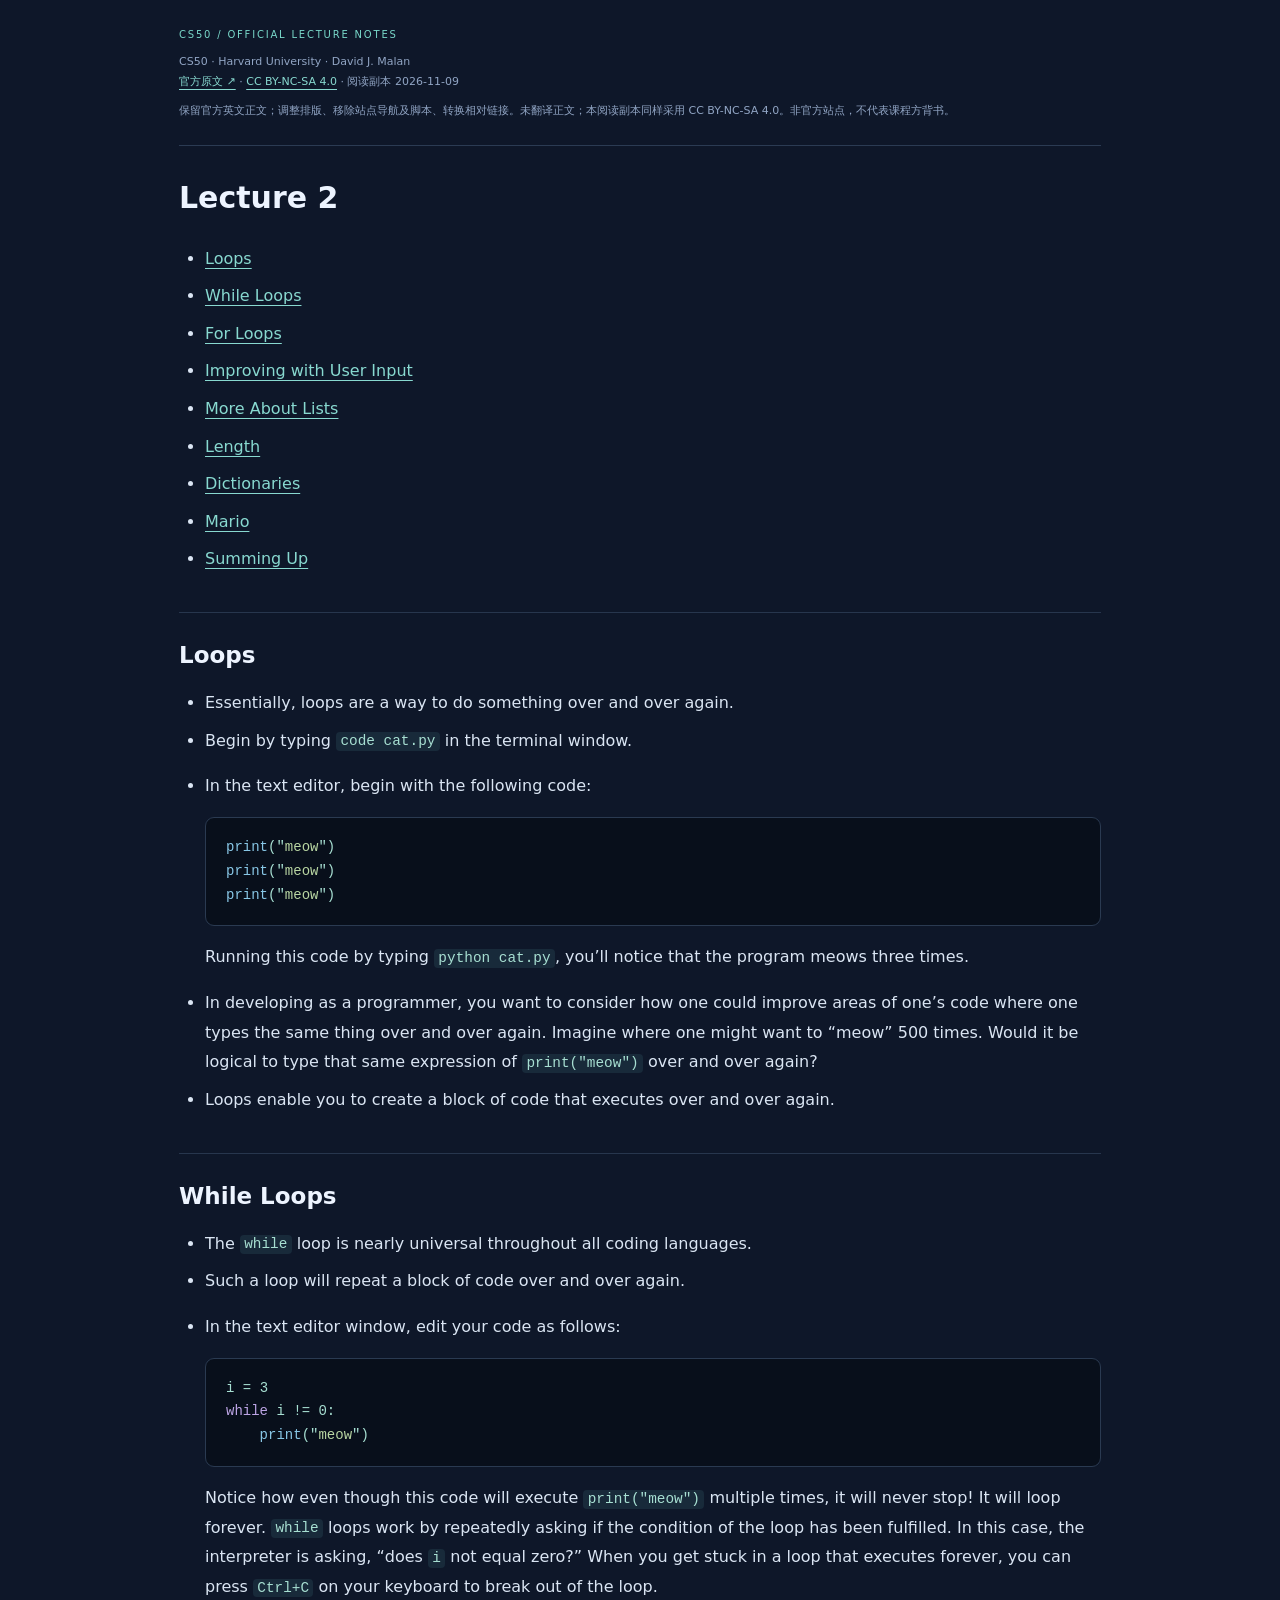
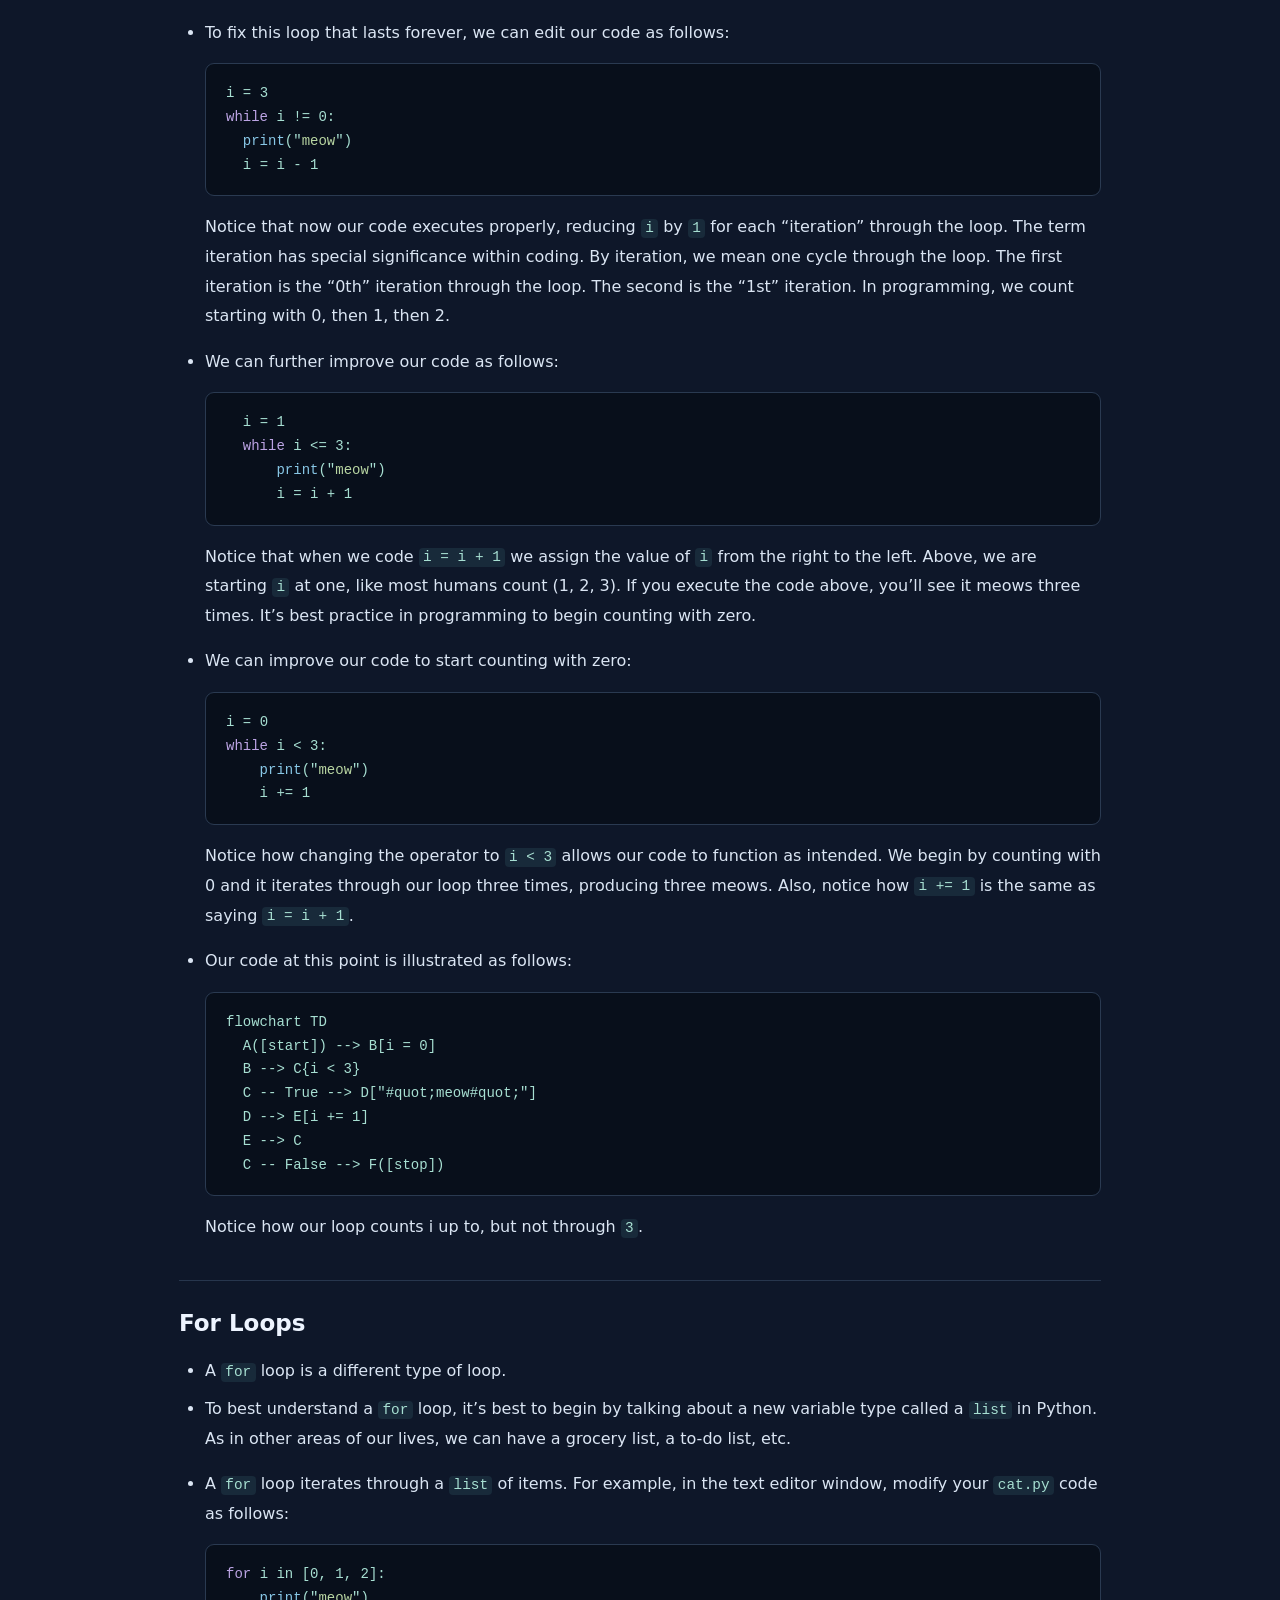
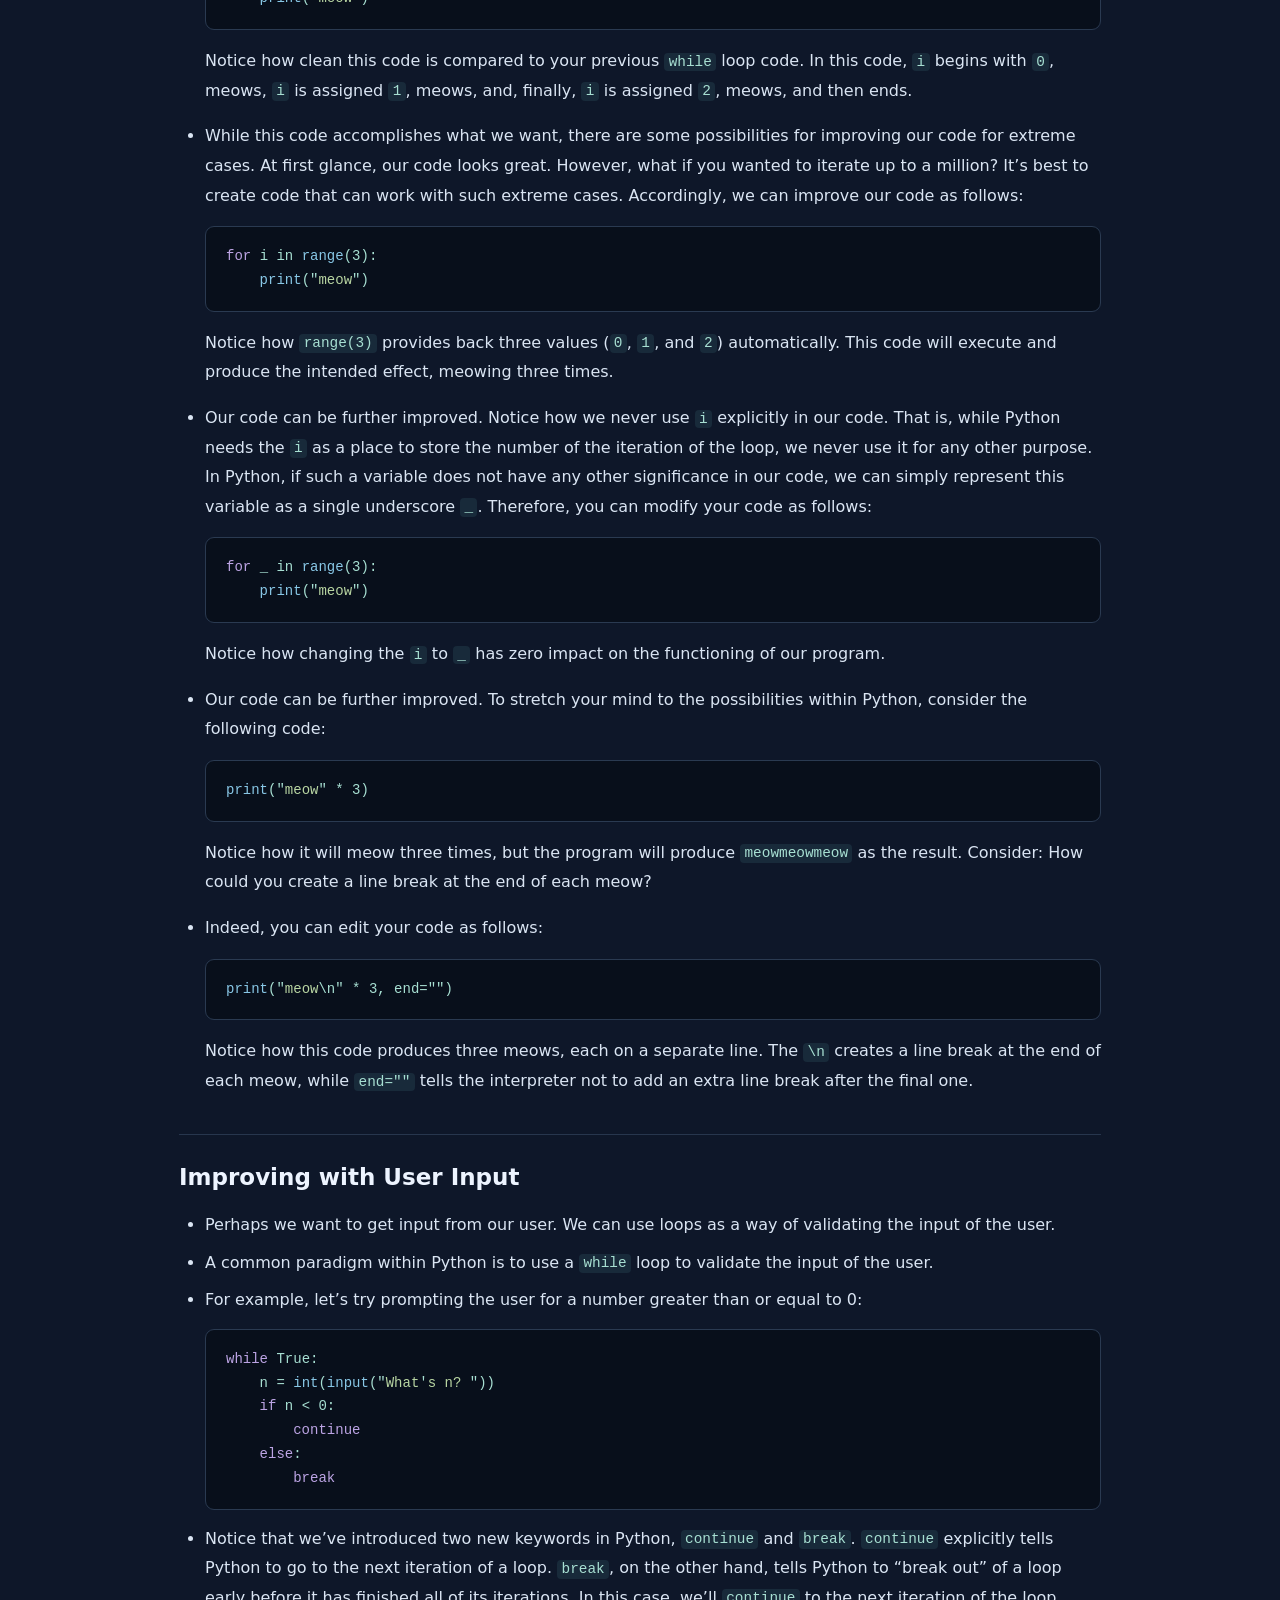
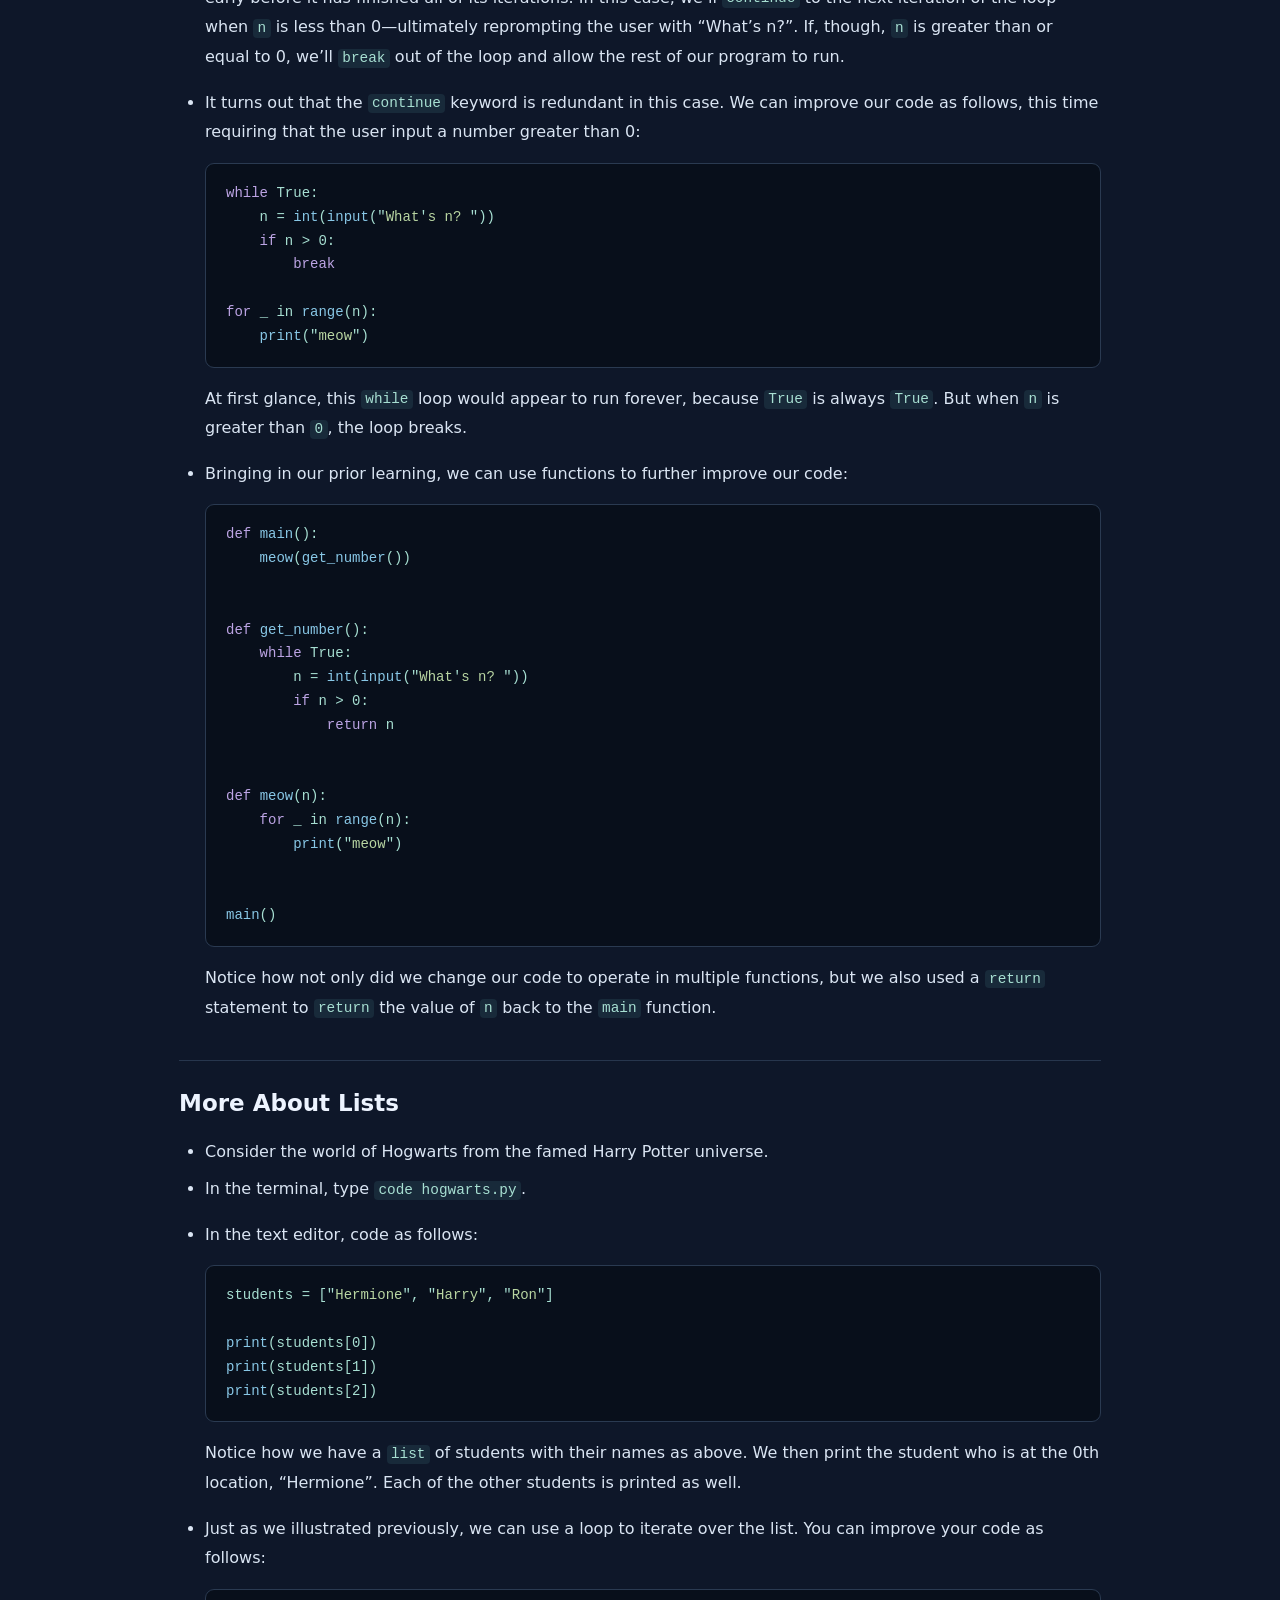
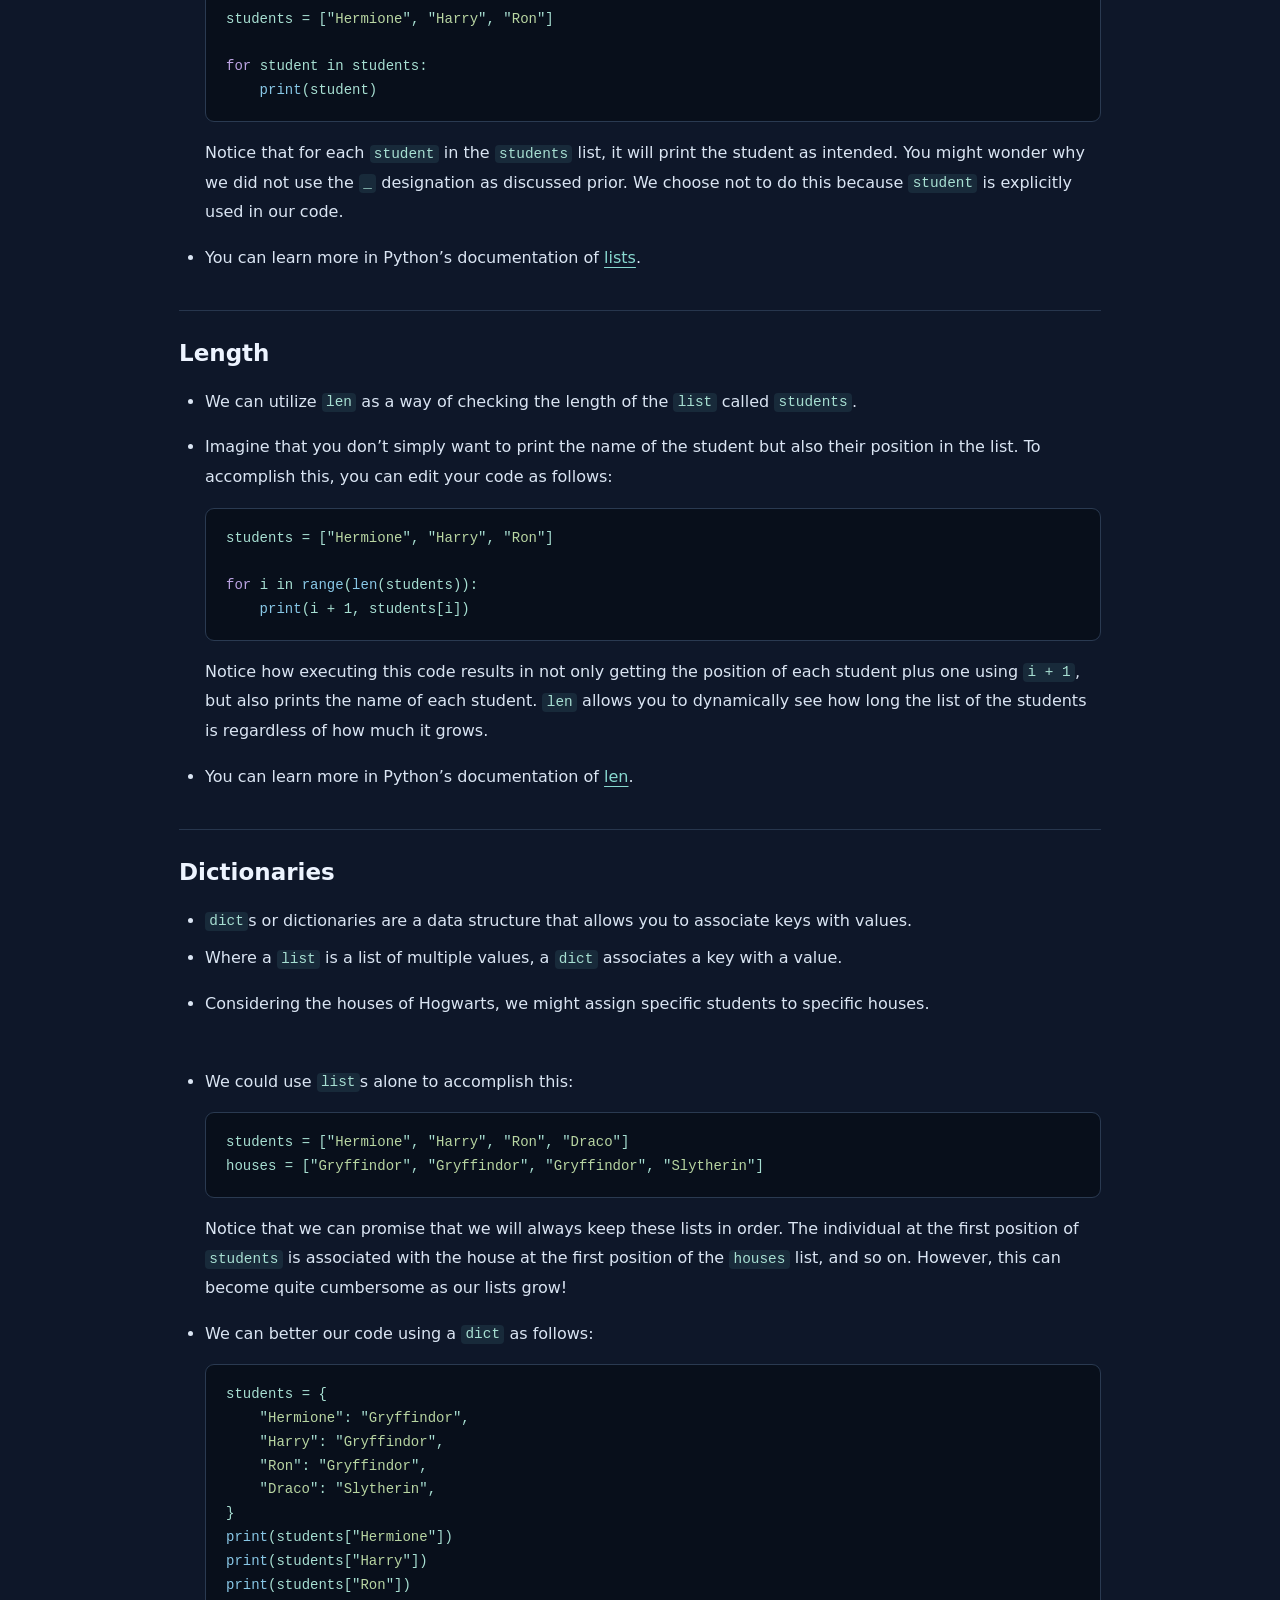
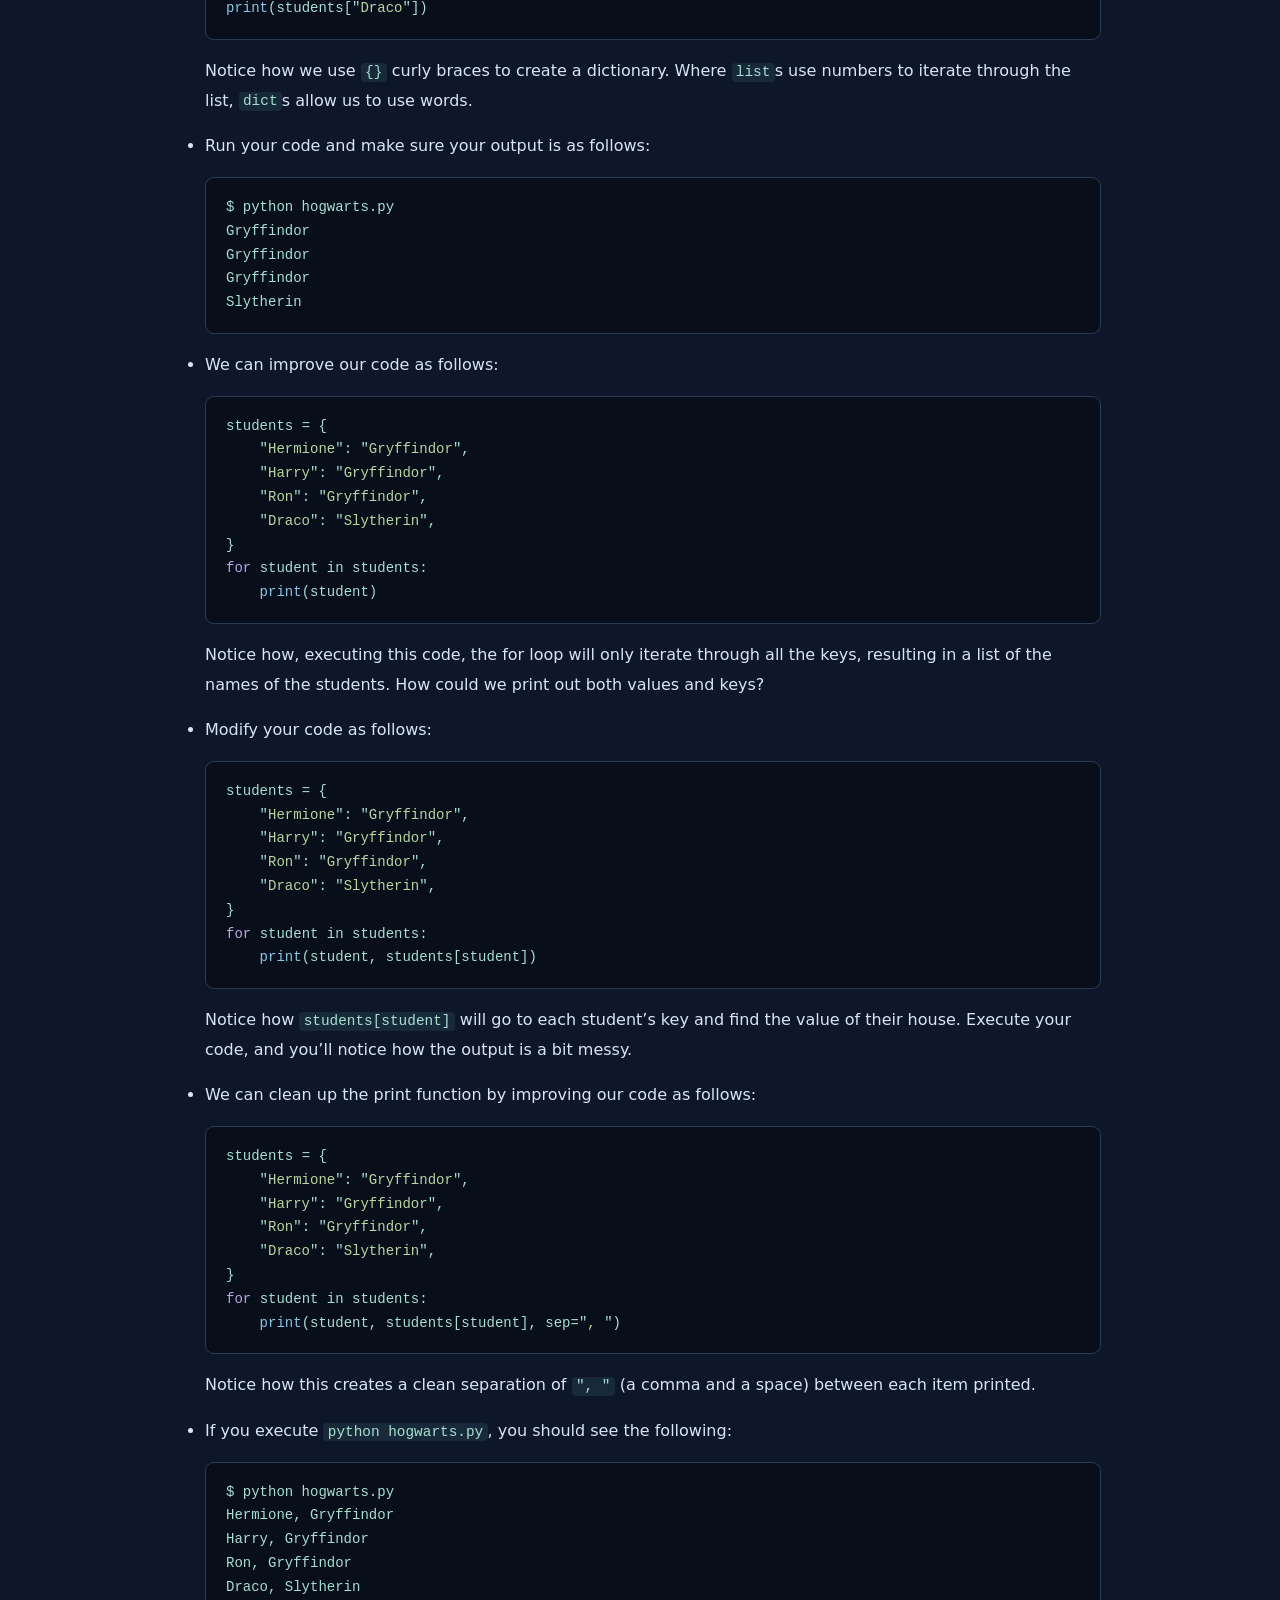
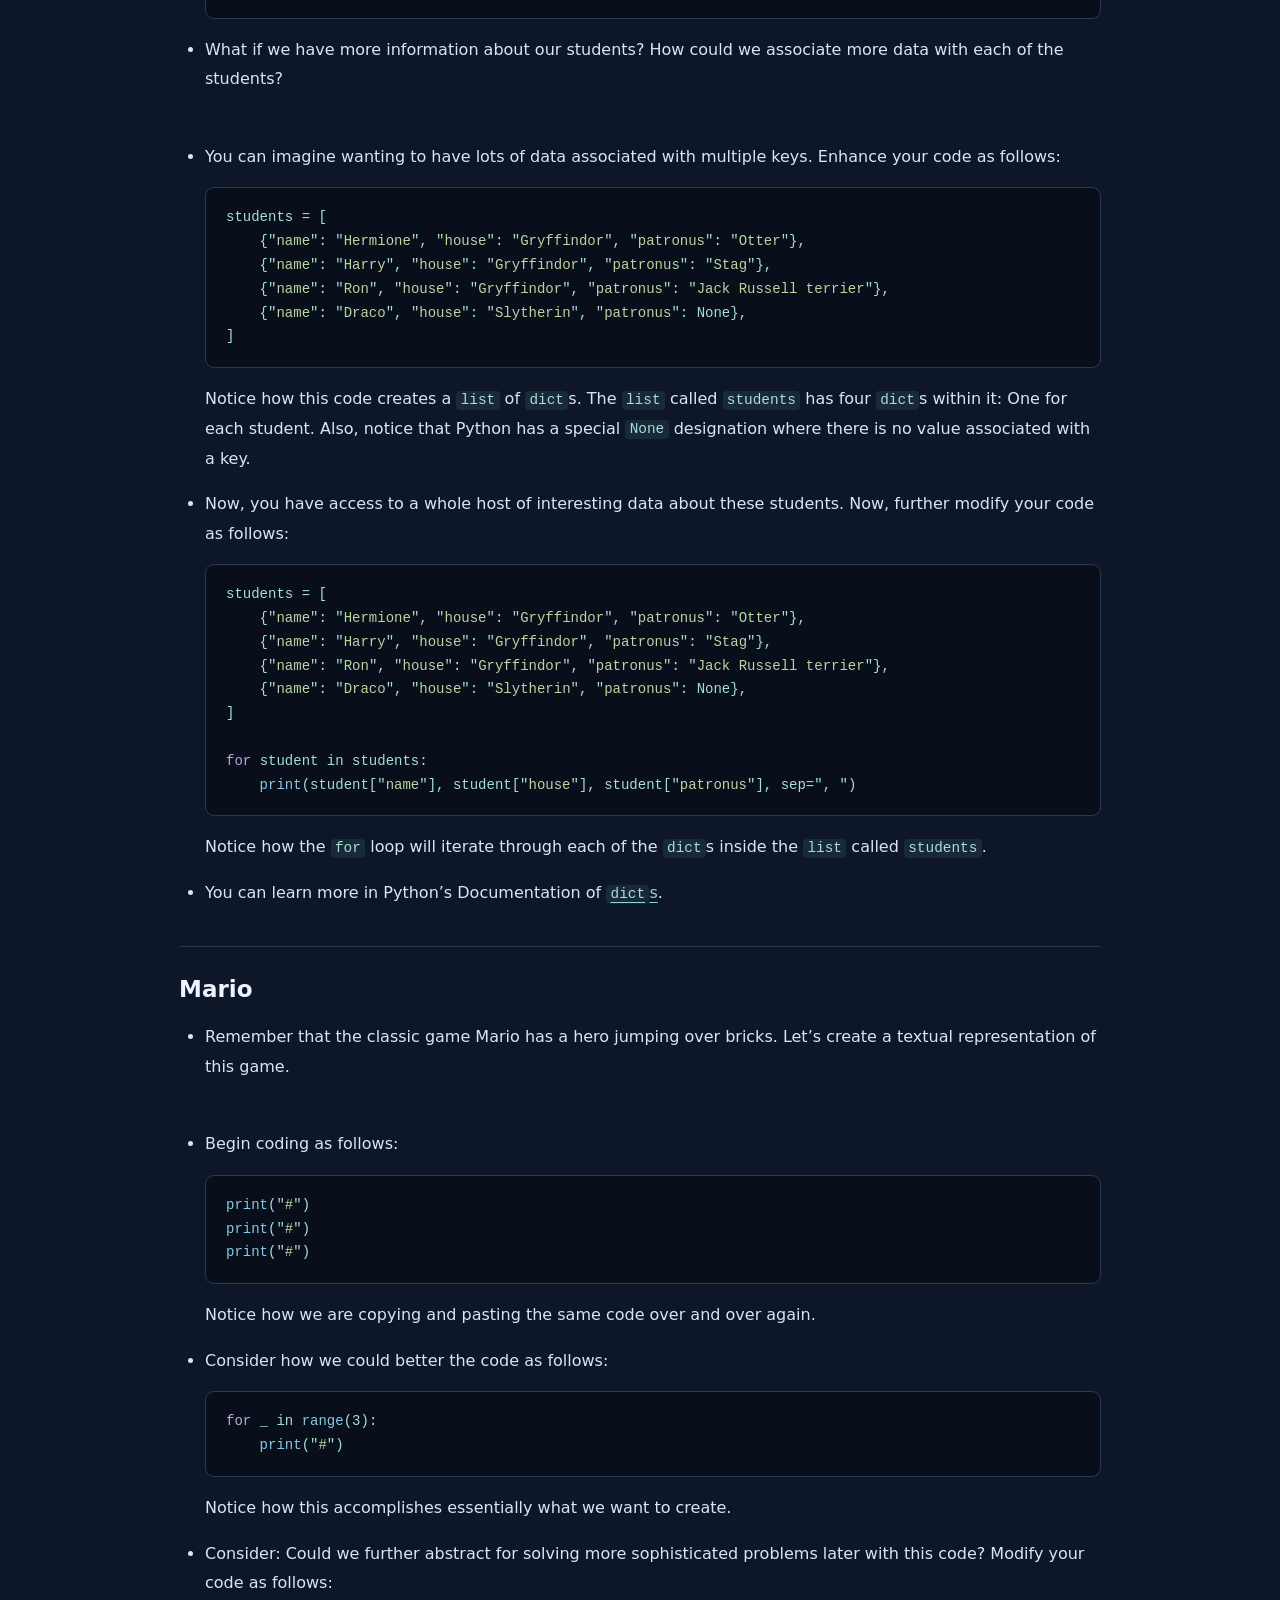
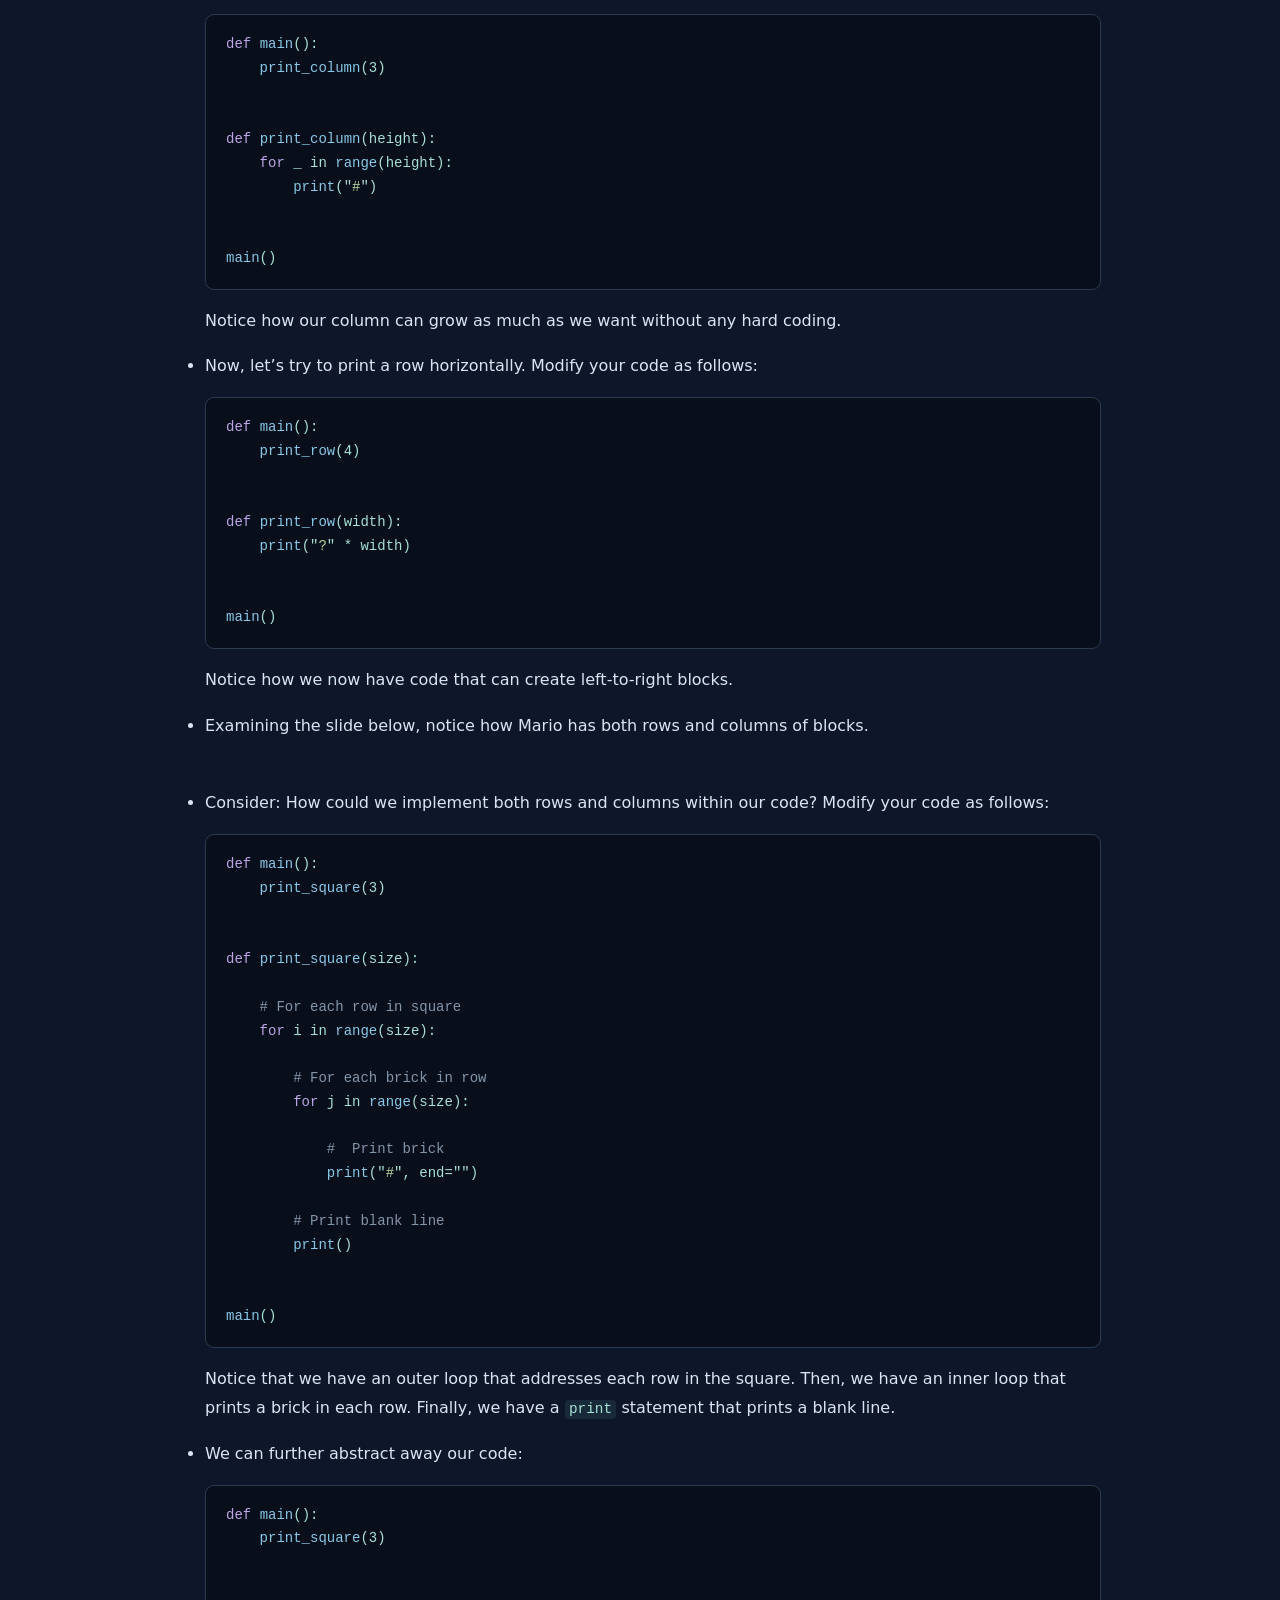
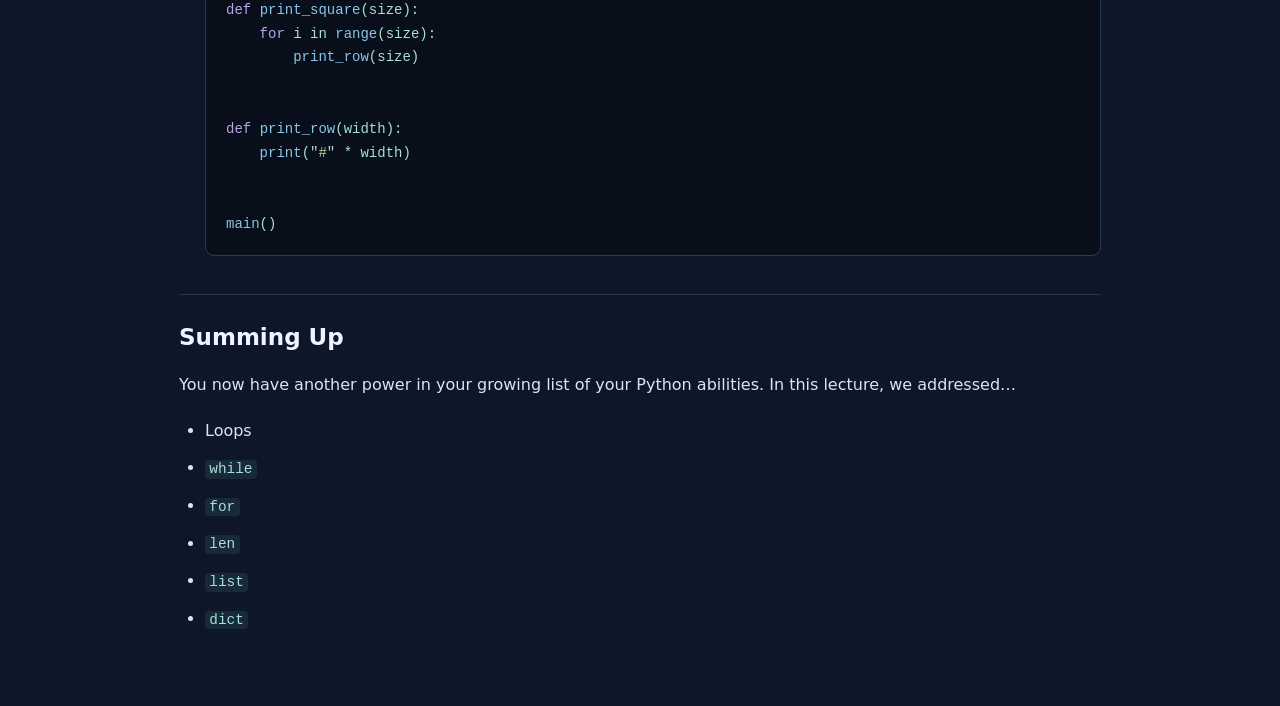
<file: official-notes/python-2.html>
<!doctype html><html lang="en"><head><meta charset="utf-8"><meta name="viewport" content="width=device-width,initial-scale=1"><meta http-equiv="Content-Security-Policy" content="default-src 'none'; style-src 'self'; img-src https:; base-uri 'none'; form-action 'none'"><title>Loops · CS50 official notes</title><link rel="stylesheet" href="reader.css?v=20261109"></head><body><header class="credit"><div class="eyebrow">CS50 / OFFICIAL LECTURE NOTES</div><p>CS50 · Harvard University · David J. Malan<br><a href="https://cs50.harvard.edu/python/notes/2/" target="_blank" rel="noopener noreferrer">官方原文 ↗</a> · <a href="https://creativecommons.org/licenses/by-nc-sa/4.0/" target="_blank" rel="noopener noreferrer">CC BY-NC-SA 4.0</a> · 阅读副本 2026-11-09</p><p>保留官方英文正文；调整排版、移除站点导航及脚本、转换相对链接。未翻译正文；本阅读副本同样采用 CC BY-NC-SA 4.0。非官方站点，不代表课程方背书。</p></header><main>

                    <h1 class="no_toc" id="lecture-2">Lecture 2</h1>

<ul id="markdown-toc">
  <li><a href="#loops" id="markdown-toc-loops">Loops</a></li>
  <li><a href="#while-loops" id="markdown-toc-while-loops">While Loops</a></li>
  <li><a href="#for-loops" id="markdown-toc-for-loops">For Loops</a></li>
  <li><a href="#improving-with-user-input" id="markdown-toc-improving-with-user-input">Improving with User Input</a></li>
  <li><a href="#more-about-lists" id="markdown-toc-more-about-lists">More About Lists</a></li>
  <li><a href="#length" id="markdown-toc-length">Length</a></li>
  <li><a href="#dictionaries" id="markdown-toc-dictionaries">Dictionaries</a></li>
  <li><a href="#mario" id="markdown-toc-mario">Mario</a></li>
  <li><a href="#summing-up" id="markdown-toc-summing-up">Summing Up</a></li>
</ul>

<h2 id="loops">Loops</h2>
<ul>
  <li>Essentially, loops are a way to do something over and over again.</li>
  <li>Begin by typing <code class="language-plaintext highlighter-rouge">code cat.py</code> in the terminal window.</li>
  <li>
    <p>In the text editor, begin with the following code:</p>

    <div class="language-py highlighter-rouge">
<div class="highlight"><pre class="highlight"><code><span class="nf">print</span><span class="p">(</span><span class="sh">&quot;</span><span class="s">meow</span><span class="sh">&quot;</span><span class="p">)</span>
<span class="nf">print</span><span class="p">(</span><span class="sh">&quot;</span><span class="s">meow</span><span class="sh">&quot;</span><span class="p">)</span>
<span class="nf">print</span><span class="p">(</span><span class="sh">&quot;</span><span class="s">meow</span><span class="sh">&quot;</span><span class="p">)</span>
</code></pre></div>    </div>
    <p>Running this code by typing <code class="language-plaintext highlighter-rouge">python cat.py</code>, you’ll notice that the program meows three times.</p>
  </li>
  <li>In developing as a programmer, you want to consider how one could improve areas of one’s code where one types the same thing over and over again. Imagine where one might want to “meow” 500 times. Would it be logical to type that same expression of <code class="language-plaintext highlighter-rouge">print(&quot;meow&quot;)</code> over and over again?</li>
  <li>Loops enable you to create a block of code that executes over and over again.</li>
</ul>

<h2 id="while-loops">While Loops</h2>
<ul>
  <li>The <code class="language-plaintext highlighter-rouge">while</code> loop is nearly universal throughout all coding languages.</li>
  <li>Such a loop will repeat a block of code over and over again.</li>
  <li>
    <p>In the text editor window, edit your code as follows:</p>

    <div class="language-py highlighter-rouge">
<div class="highlight"><pre class="highlight"><code><span class="n">i</span> <span class="o">=</span> <span class="mi">3</span>
<span class="k">while</span> <span class="n">i</span> <span class="o">!=</span> <span class="mi">0</span><span class="p">:</span>
    <span class="nf">print</span><span class="p">(</span><span class="sh">&quot;</span><span class="s">meow</span><span class="sh">&quot;</span><span class="p">)</span>
</code></pre></div>    </div>
    <p>Notice how even though this code will execute <code class="language-plaintext highlighter-rouge">print(&quot;meow&quot;)</code> multiple times, it will never stop! It will loop forever. <code class="language-plaintext highlighter-rouge">while</code> loops work by repeatedly asking if the condition of the loop has been fulfilled. In this case, the interpreter is asking, “does <code class="language-plaintext highlighter-rouge">i</code> not equal zero?” When you get stuck in a loop that executes forever, you can press <code class="language-plaintext highlighter-rouge">Ctrl+C</code> on your keyboard to break out of the loop.</p>
  </li>
  <li>
    <p>To fix this loop that lasts forever, we can edit our code as follows:</p>

    <div class="language-py highlighter-rouge">
<div class="highlight"><pre class="highlight"><code><span class="n">i</span> <span class="o">=</span> <span class="mi">3</span>
<span class="k">while</span> <span class="n">i</span> <span class="o">!=</span> <span class="mi">0</span><span class="p">:</span>
  <span class="nf">print</span><span class="p">(</span><span class="sh">&quot;</span><span class="s">meow</span><span class="sh">&quot;</span><span class="p">)</span>
  <span class="n">i</span> <span class="o">=</span> <span class="n">i</span> <span class="o">-</span> <span class="mi">1</span>
</code></pre></div>    </div>
    <p>Notice that now our code executes properly, reducing <code class="language-plaintext highlighter-rouge">i</code> by <code class="language-plaintext highlighter-rouge">1</code> for each “iteration” through the loop. The term iteration has special significance within coding. By iteration, we mean one cycle through the loop. The first iteration is the “0th” iteration through the loop. The second is the “1st” iteration. In programming, we count starting with 0, then 1, then 2.</p>
  </li>
  <li>
    <p>We can further improve our code as follows:</p>

    <div class="language-py highlighter-rouge">
<div class="highlight"><pre class="highlight"><code>  <span class="n">i</span> <span class="o">=</span> <span class="mi">1</span>
  <span class="k">while</span> <span class="n">i</span> <span class="o">&lt;=</span> <span class="mi">3</span><span class="p">:</span>
      <span class="nf">print</span><span class="p">(</span><span class="sh">&quot;</span><span class="s">meow</span><span class="sh">&quot;</span><span class="p">)</span>
      <span class="n">i</span> <span class="o">=</span> <span class="n">i</span> <span class="o">+</span> <span class="mi">1</span>
</code></pre></div>    </div>
    <p>Notice that when we code <code class="language-plaintext highlighter-rouge">i = i + 1</code> we assign the value of <code class="language-plaintext highlighter-rouge">i</code> from the right to the left. Above, we are starting <code class="language-plaintext highlighter-rouge">i</code> at one, like most humans count (1, 2, 3). If you execute the code above, you’ll see it meows three times. It’s best practice in programming to begin counting with zero.</p>
  </li>
  <li>
    <p>We can improve our code to start counting with zero:</p>

    <div class="language-py highlighter-rouge">
<div class="highlight"><pre class="highlight"><code><span class="n">i</span> <span class="o">=</span> <span class="mi">0</span>
<span class="k">while</span> <span class="n">i</span> <span class="o">&lt;</span> <span class="mi">3</span><span class="p">:</span>
    <span class="nf">print</span><span class="p">(</span><span class="sh">&quot;</span><span class="s">meow</span><span class="sh">&quot;</span><span class="p">)</span>
    <span class="n">i</span> <span class="o">+=</span> <span class="mi">1</span>
</code></pre></div>    </div>
    <p>Notice how changing the operator to <code class="language-plaintext highlighter-rouge">i &lt; 3</code> allows our code to function as intended. We begin by counting with 0 and it iterates through our loop three times, producing three meows. Also, notice how <code class="language-plaintext highlighter-rouge">i += 1</code> is the same as saying <code class="language-plaintext highlighter-rouge">i = i + 1</code>.</p>
  </li>
  <li>
    <p>Our code at this point is illustrated as follows:</p>

    <pre><code class="language-mermaid">flowchart TD
  A([start]) --&gt; B[i = 0]
  B --&gt; C{i &lt; 3}
  C -- True --&gt; D[&quot;#quot;meow#quot;&quot;]
  D --&gt; E[i += 1]
  E --&gt; C
  C -- False --&gt; F([stop])
</code></pre>

    <p>Notice how our loop counts i up to, but not through <code class="language-plaintext highlighter-rouge">3</code>.</p>
  </li>
</ul>

<h2 id="for-loops">For Loops</h2>
<ul>
  <li>A <code class="language-plaintext highlighter-rouge">for</code> loop is a different type of loop.</li>
  <li>To best understand a <code class="language-plaintext highlighter-rouge">for</code> loop, it’s best to begin by talking about a new variable type called a <code class="language-plaintext highlighter-rouge">list</code> in Python. As in other areas of our lives, we can have a grocery list, a to-do list, etc.</li>
  <li>
    <p>A <code class="language-plaintext highlighter-rouge">for</code> loop iterates through a <code class="language-plaintext highlighter-rouge">list</code> of items. For example, in the text editor window, modify your <code class="language-plaintext highlighter-rouge">cat.py</code> code as follows:</p>

    <div class="language-py highlighter-rouge">
<div class="highlight"><pre class="highlight"><code><span class="k">for</span> <span class="n">i</span> <span class="ow">in</span> <span class="p">[</span><span class="mi">0</span><span class="p">,</span> <span class="mi">1</span><span class="p">,</span> <span class="mi">2</span><span class="p">]:</span>
    <span class="nf">print</span><span class="p">(</span><span class="sh">&quot;</span><span class="s">meow</span><span class="sh">&quot;</span><span class="p">)</span>
</code></pre></div>    </div>
    <p>Notice how clean this code is compared to your previous <code class="language-plaintext highlighter-rouge">while</code> loop code. In this code, <code class="language-plaintext highlighter-rouge">i</code> begins with <code class="language-plaintext highlighter-rouge">0</code>, meows, <code class="language-plaintext highlighter-rouge">i</code> is assigned <code class="language-plaintext highlighter-rouge">1</code>, meows, and, finally, <code class="language-plaintext highlighter-rouge">i</code> is assigned <code class="language-plaintext highlighter-rouge">2</code>, meows, and then ends.</p>
  </li>
  <li>
    <p>While this code accomplishes what we want, there are some possibilities for improving our code for extreme cases. At first glance, our code looks great. However, what if you wanted to iterate up to a million? It’s best to create code that can work with such extreme cases. Accordingly, we can improve our code as follows:</p>

    <div class="language-py highlighter-rouge">
<div class="highlight"><pre class="highlight"><code><span class="k">for</span> <span class="n">i</span> <span class="ow">in</span> <span class="nf">range</span><span class="p">(</span><span class="mi">3</span><span class="p">):</span>
    <span class="nf">print</span><span class="p">(</span><span class="sh">&quot;</span><span class="s">meow</span><span class="sh">&quot;</span><span class="p">)</span>
</code></pre></div>    </div>
    <p>Notice how <code class="language-plaintext highlighter-rouge">range(3)</code> provides back three values (<code class="language-plaintext highlighter-rouge">0</code>, <code class="language-plaintext highlighter-rouge">1</code>, and <code class="language-plaintext highlighter-rouge">2</code>) automatically. This code will execute and produce the intended effect, meowing three times.</p>
  </li>
  <li>
    <p>Our code can be further improved. Notice how we never use <code class="language-plaintext highlighter-rouge">i</code> explicitly in our code. That is, while Python needs the <code class="language-plaintext highlighter-rouge">i</code> as a place to store the number of the iteration of the loop, we never use it for any other purpose. In Python, if such a variable does not have any other significance in our code, we can simply represent this variable as a single underscore <code class="language-plaintext highlighter-rouge">_</code>. Therefore, you can modify your code as follows:</p>

    <div class="language-py highlighter-rouge">
<div class="highlight"><pre class="highlight"><code><span class="k">for</span> <span class="n">_</span> <span class="ow">in</span> <span class="nf">range</span><span class="p">(</span><span class="mi">3</span><span class="p">):</span>
    <span class="nf">print</span><span class="p">(</span><span class="sh">&quot;</span><span class="s">meow</span><span class="sh">&quot;</span><span class="p">)</span>
</code></pre></div>    </div>
    <p>Notice how changing the <code class="language-plaintext highlighter-rouge">i</code> to <code class="language-plaintext highlighter-rouge">_</code> has zero impact on the functioning of our program.</p>
  </li>
  <li>
    <p>Our code can be further improved. To stretch your mind to the possibilities within Python, consider the following code:</p>

    <div class="language-py highlighter-rouge">
<div class="highlight"><pre class="highlight"><code><span class="nf">print</span><span class="p">(</span><span class="sh">&quot;</span><span class="s">meow</span><span class="sh">&quot;</span> <span class="o">*</span> <span class="mi">3</span><span class="p">)</span>
</code></pre></div>    </div>
    <p>Notice how it will meow three times, but the program will produce <code class="language-plaintext highlighter-rouge">meowmeowmeow</code> as the result. Consider: How could you create a line break at the end of each meow?</p>
  </li>
  <li>
    <p>Indeed, you can edit your code as follows:</p>

    <div class="language-py highlighter-rouge">
<div class="highlight"><pre class="highlight"><code><span class="nf">print</span><span class="p">(</span><span class="sh">&quot;</span><span class="s">meow</span><span class="se">\n</span><span class="sh">&quot;</span> <span class="o">*</span> <span class="mi">3</span><span class="p">,</span> <span class="n">end</span><span class="o">=</span><span class="sh">&quot;&quot;</span><span class="p">)</span>
</code></pre></div>    </div>
    <p>Notice how this code produces three meows, each on a separate line. The <code class="language-plaintext highlighter-rouge">\n</code> creates a line break at the end of each meow, while <code class="language-plaintext highlighter-rouge">end=&quot;&quot;</code> tells the interpreter not to add an extra line break after the final one.</p>
  </li>
</ul>

<h2 id="improving-with-user-input">Improving with User Input</h2>

<ul>
  <li>Perhaps we want to get input from our user. We can use loops as a way of validating the input of the user.</li>
  <li>A common paradigm within Python is to use a <code class="language-plaintext highlighter-rouge">while</code> loop to validate the input of the user.</li>
  <li>For example, let’s try prompting the user for a number greater than or equal to 0:
    <div class="language-py highlighter-rouge">
<div class="highlight"><pre class="highlight"><code><span class="k">while</span> <span class="bp">True</span><span class="p">:</span>
    <span class="n">n</span> <span class="o">=</span> <span class="nf">int</span><span class="p">(</span><span class="nf">input</span><span class="p">(</span><span class="sh">&quot;</span><span class="s">What</span><span class="sh">&#x27;</span><span class="s">s n? </span><span class="sh">&quot;</span><span class="p">))</span>
    <span class="k">if</span> <span class="n">n</span> <span class="o">&lt;</span> <span class="mi">0</span><span class="p">:</span>
        <span class="k">continue</span>
    <span class="k">else</span><span class="p">:</span>
        <span class="k">break</span>
</code></pre></div>    </div>
  </li>
  <li>Notice that we’ve introduced two new keywords in Python, <code class="language-plaintext highlighter-rouge">continue</code> and <code class="language-plaintext highlighter-rouge">break</code>. <code class="language-plaintext highlighter-rouge">continue</code> explicitly tells Python to go to the next iteration of a loop. <code class="language-plaintext highlighter-rouge">break</code>, on the other hand, tells Python to “break out” of a loop early before it has finished all of its iterations. In this case, we’ll <code class="language-plaintext highlighter-rouge">continue</code> to the next iteration of the loop when <code class="language-plaintext highlighter-rouge">n</code> is less than 0—ultimately reprompting the user with “What’s n?”. If, though, <code class="language-plaintext highlighter-rouge">n</code> is greater than or equal to 0, we’ll <code class="language-plaintext highlighter-rouge">break</code> out of the loop and allow the rest of our program to run.</li>
  <li>
    <p>It turns out that the <code class="language-plaintext highlighter-rouge">continue</code> keyword is redundant in this case. We can improve our code as follows, this time requiring that the user input a number greater than 0:</p>

    <div class="language-py highlighter-rouge">
<div class="highlight"><pre class="highlight"><code><span class="k">while</span> <span class="bp">True</span><span class="p">:</span>
    <span class="n">n</span> <span class="o">=</span> <span class="nf">int</span><span class="p">(</span><span class="nf">input</span><span class="p">(</span><span class="sh">&quot;</span><span class="s">What</span><span class="sh">&#x27;</span><span class="s">s n? </span><span class="sh">&quot;</span><span class="p">))</span>
    <span class="k">if</span> <span class="n">n</span> <span class="o">&gt;</span> <span class="mi">0</span><span class="p">:</span>
        <span class="k">break</span>

<span class="k">for</span> <span class="n">_</span> <span class="ow">in</span> <span class="nf">range</span><span class="p">(</span><span class="n">n</span><span class="p">):</span>
    <span class="nf">print</span><span class="p">(</span><span class="sh">&quot;</span><span class="s">meow</span><span class="sh">&quot;</span><span class="p">)</span>
</code></pre></div>    </div>
    <p>At first glance, this <code class="language-plaintext highlighter-rouge">while</code> loop would appear to run forever, because <code class="language-plaintext highlighter-rouge">True</code> is always <code class="language-plaintext highlighter-rouge">True</code>. But when <code class="language-plaintext highlighter-rouge">n</code> is greater than <code class="language-plaintext highlighter-rouge">0</code>, the loop breaks.</p>
  </li>
  <li>
    <p>Bringing in our prior learning, we can use functions to further improve our code:</p>

    <div class="language-py highlighter-rouge">
<div class="highlight"><pre class="highlight"><code><span class="k">def</span> <span class="nf">main</span><span class="p">():</span>
    <span class="nf">meow</span><span class="p">(</span><span class="nf">get_number</span><span class="p">())</span>


<span class="k">def</span> <span class="nf">get_number</span><span class="p">():</span>
    <span class="k">while</span> <span class="bp">True</span><span class="p">:</span>
        <span class="n">n</span> <span class="o">=</span> <span class="nf">int</span><span class="p">(</span><span class="nf">input</span><span class="p">(</span><span class="sh">&quot;</span><span class="s">What</span><span class="sh">&#x27;</span><span class="s">s n? </span><span class="sh">&quot;</span><span class="p">))</span>
        <span class="k">if</span> <span class="n">n</span> <span class="o">&gt;</span> <span class="mi">0</span><span class="p">:</span>
            <span class="k">return</span> <span class="n">n</span>


<span class="k">def</span> <span class="nf">meow</span><span class="p">(</span><span class="n">n</span><span class="p">):</span>
    <span class="k">for</span> <span class="n">_</span> <span class="ow">in</span> <span class="nf">range</span><span class="p">(</span><span class="n">n</span><span class="p">):</span>
        <span class="nf">print</span><span class="p">(</span><span class="sh">&quot;</span><span class="s">meow</span><span class="sh">&quot;</span><span class="p">)</span>


<span class="nf">main</span><span class="p">()</span>
</code></pre></div>    </div>
    <p>Notice how not only did we change our code to operate in multiple functions, but we also used a <code class="language-plaintext highlighter-rouge">return</code> statement to <code class="language-plaintext highlighter-rouge">return</code> the value of <code class="language-plaintext highlighter-rouge">n</code> back to the <code class="language-plaintext highlighter-rouge">main</code> function.</p>
  </li>
</ul>

<h2 id="more-about-lists">More About Lists</h2>
<ul>
  <li>Consider the world of Hogwarts from the famed Harry Potter universe.</li>
  <li>In the terminal, type <code class="language-plaintext highlighter-rouge">code hogwarts.py</code>.</li>
  <li>
    <p>In the text editor, code as follows:</p>

    <div class="language-py highlighter-rouge">
<div class="highlight"><pre class="highlight"><code><span class="n">students</span> <span class="o">=</span> <span class="p">[</span><span class="sh">&quot;</span><span class="s">Hermione</span><span class="sh">&quot;</span><span class="p">,</span> <span class="sh">&quot;</span><span class="s">Harry</span><span class="sh">&quot;</span><span class="p">,</span> <span class="sh">&quot;</span><span class="s">Ron</span><span class="sh">&quot;</span><span class="p">]</span>

<span class="nf">print</span><span class="p">(</span><span class="n">students</span><span class="p">[</span><span class="mi">0</span><span class="p">])</span>
<span class="nf">print</span><span class="p">(</span><span class="n">students</span><span class="p">[</span><span class="mi">1</span><span class="p">])</span>
<span class="nf">print</span><span class="p">(</span><span class="n">students</span><span class="p">[</span><span class="mi">2</span><span class="p">])</span>
</code></pre></div>    </div>
    <p>Notice how we have a <code class="language-plaintext highlighter-rouge">list</code> of students with their names as above. We then print the student who is at the 0th location, “Hermione”. Each of the other students is printed as well.</p>
  </li>
  <li>
    <p>Just as we illustrated previously, we can use a loop to iterate over the list. You can improve your code as follows:</p>

    <div class="language-py highlighter-rouge">
<div class="highlight"><pre class="highlight"><code><span class="n">students</span> <span class="o">=</span> <span class="p">[</span><span class="sh">&quot;</span><span class="s">Hermione</span><span class="sh">&quot;</span><span class="p">,</span> <span class="sh">&quot;</span><span class="s">Harry</span><span class="sh">&quot;</span><span class="p">,</span> <span class="sh">&quot;</span><span class="s">Ron</span><span class="sh">&quot;</span><span class="p">]</span>

<span class="k">for</span> <span class="n">student</span> <span class="ow">in</span> <span class="n">students</span><span class="p">:</span>
    <span class="nf">print</span><span class="p">(</span><span class="n">student</span><span class="p">)</span>
</code></pre></div>    </div>
    <p>Notice that for each <code class="language-plaintext highlighter-rouge">student</code> in the <code class="language-plaintext highlighter-rouge">students</code> list, it will print the student as intended. You might wonder why we did not use the <code class="language-plaintext highlighter-rouge">_</code> designation as discussed prior. We choose not to do this because <code class="language-plaintext highlighter-rouge">student</code> is explicitly used in our code.</p>
  </li>
  <li>You can learn more in Python’s documentation of <a href="https://docs.python.org/3/tutorial/datastructures.html#more-on-lists" target="_blank" rel="noopener noreferrer">lists</a>.</li>
</ul>

<h2 id="length">Length</h2>
<ul>
  <li>We can utilize <code class="language-plaintext highlighter-rouge">len</code> as a way of checking the length of the <code class="language-plaintext highlighter-rouge">list</code> called <code class="language-plaintext highlighter-rouge">students</code>.</li>
  <li>
    <p>Imagine that you don’t simply want to print the name of the student but also their position in the list. To accomplish this, you can edit your code as follows:</p>

    <div class="language-py highlighter-rouge">
<div class="highlight"><pre class="highlight"><code><span class="n">students</span> <span class="o">=</span> <span class="p">[</span><span class="sh">&quot;</span><span class="s">Hermione</span><span class="sh">&quot;</span><span class="p">,</span> <span class="sh">&quot;</span><span class="s">Harry</span><span class="sh">&quot;</span><span class="p">,</span> <span class="sh">&quot;</span><span class="s">Ron</span><span class="sh">&quot;</span><span class="p">]</span>

<span class="k">for</span> <span class="n">i</span> <span class="ow">in</span> <span class="nf">range</span><span class="p">(</span><span class="nf">len</span><span class="p">(</span><span class="n">students</span><span class="p">)):</span>
    <span class="nf">print</span><span class="p">(</span><span class="n">i</span> <span class="o">+</span> <span class="mi">1</span><span class="p">,</span> <span class="n">students</span><span class="p">[</span><span class="n">i</span><span class="p">])</span>
</code></pre></div>    </div>
    <p>Notice how executing this code results in not only getting the position of each student plus one using <code class="language-plaintext highlighter-rouge">i + 1</code>, but also prints the name of each student. <code class="language-plaintext highlighter-rouge">len</code> allows you to dynamically see how long the list of the students is regardless of how much it grows.</p>
  </li>
  <li>You can learn more in Python’s documentation of <a href="https://docs.python.org/3/library/functions.html?highlight=len#len" target="_blank" rel="noopener noreferrer">len</a>.</li>
</ul>

<h2 id="dictionaries">Dictionaries</h2>
<ul>
  <li>
<code class="language-plaintext highlighter-rouge">dict</code>s or dictionaries are a data structure that allows you to associate keys with values.</li>
  <li>Where a <code class="language-plaintext highlighter-rouge">list</code> is a list of multiple values, a <code class="language-plaintext highlighter-rouge">dict</code> associates a key with a value.</li>
  <li>
    <p>Considering the houses of Hogwarts, we might assign specific students to specific houses.</p>

    <p><img src="https://cs50.harvard.edu/python/notes/2/cs50pWeek2Slide17.png" alt="Harry Potter Names." title="Harry Potter Names." loading="lazy" referrerpolicy="no-referrer"></p>
  </li>
  <li>
    <p>We could use <code class="language-plaintext highlighter-rouge">list</code>s alone to accomplish this:</p>

    <div class="language-py highlighter-rouge">
<div class="highlight"><pre class="highlight"><code><span class="n">students</span> <span class="o">=</span> <span class="p">[</span><span class="sh">&quot;</span><span class="s">Hermione</span><span class="sh">&quot;</span><span class="p">,</span> <span class="sh">&quot;</span><span class="s">Harry</span><span class="sh">&quot;</span><span class="p">,</span> <span class="sh">&quot;</span><span class="s">Ron</span><span class="sh">&quot;</span><span class="p">,</span> <span class="sh">&quot;</span><span class="s">Draco</span><span class="sh">&quot;</span><span class="p">]</span>
<span class="n">houses</span> <span class="o">=</span> <span class="p">[</span><span class="sh">&quot;</span><span class="s">Gryffindor</span><span class="sh">&quot;</span><span class="p">,</span> <span class="sh">&quot;</span><span class="s">Gryffindor</span><span class="sh">&quot;</span><span class="p">,</span> <span class="sh">&quot;</span><span class="s">Gryffindor</span><span class="sh">&quot;</span><span class="p">,</span> <span class="sh">&quot;</span><span class="s">Slytherin</span><span class="sh">&quot;</span><span class="p">]</span>
</code></pre></div>    </div>
    <p>Notice that we can promise that we will always keep these lists in order. The individual at the first position of <code class="language-plaintext highlighter-rouge">students</code> is associated with the house at the first position of the <code class="language-plaintext highlighter-rouge">houses</code> list, and so on. However, this can become quite cumbersome as our lists grow!</p>
  </li>
  <li>
    <p>We can better our code using a <code class="language-plaintext highlighter-rouge">dict</code> as follows:</p>

    <div class="language-py highlighter-rouge">
<div class="highlight"><pre class="highlight"><code><span class="n">students</span> <span class="o">=</span> <span class="p">{</span>
    <span class="sh">&quot;</span><span class="s">Hermione</span><span class="sh">&quot;</span><span class="p">:</span> <span class="sh">&quot;</span><span class="s">Gryffindor</span><span class="sh">&quot;</span><span class="p">,</span>
    <span class="sh">&quot;</span><span class="s">Harry</span><span class="sh">&quot;</span><span class="p">:</span> <span class="sh">&quot;</span><span class="s">Gryffindor</span><span class="sh">&quot;</span><span class="p">,</span>
    <span class="sh">&quot;</span><span class="s">Ron</span><span class="sh">&quot;</span><span class="p">:</span> <span class="sh">&quot;</span><span class="s">Gryffindor</span><span class="sh">&quot;</span><span class="p">,</span>
    <span class="sh">&quot;</span><span class="s">Draco</span><span class="sh">&quot;</span><span class="p">:</span> <span class="sh">&quot;</span><span class="s">Slytherin</span><span class="sh">&quot;</span><span class="p">,</span>
<span class="p">}</span>
<span class="nf">print</span><span class="p">(</span><span class="n">students</span><span class="p">[</span><span class="sh">&quot;</span><span class="s">Hermione</span><span class="sh">&quot;</span><span class="p">])</span>
<span class="nf">print</span><span class="p">(</span><span class="n">students</span><span class="p">[</span><span class="sh">&quot;</span><span class="s">Harry</span><span class="sh">&quot;</span><span class="p">])</span>
<span class="nf">print</span><span class="p">(</span><span class="n">students</span><span class="p">[</span><span class="sh">&quot;</span><span class="s">Ron</span><span class="sh">&quot;</span><span class="p">])</span>
<span class="nf">print</span><span class="p">(</span><span class="n">students</span><span class="p">[</span><span class="sh">&quot;</span><span class="s">Draco</span><span class="sh">&quot;</span><span class="p">])</span>
</code></pre></div>    </div>
    <p>Notice how we use <code class="language-plaintext highlighter-rouge">{}</code> curly braces to create a dictionary. Where <code class="language-plaintext highlighter-rouge">list</code>s use numbers to iterate through the list, <code class="language-plaintext highlighter-rouge">dict</code>s allow us to use words.</p>
  </li>
  <li>
    <p>Run your code and make sure your output is as follows:</p>

    <div class="language-plaintext highlighter-rouge">
<div class="highlight"><pre class="highlight"><code>$ python hogwarts.py
Gryffindor
Gryffindor
Gryffindor
Slytherin
</code></pre></div>    </div>
  </li>
  <li>
    <p>We can improve our code as follows:</p>

    <div class="language-py highlighter-rouge">
<div class="highlight"><pre class="highlight"><code><span class="n">students</span> <span class="o">=</span> <span class="p">{</span>
    <span class="sh">&quot;</span><span class="s">Hermione</span><span class="sh">&quot;</span><span class="p">:</span> <span class="sh">&quot;</span><span class="s">Gryffindor</span><span class="sh">&quot;</span><span class="p">,</span>
    <span class="sh">&quot;</span><span class="s">Harry</span><span class="sh">&quot;</span><span class="p">:</span> <span class="sh">&quot;</span><span class="s">Gryffindor</span><span class="sh">&quot;</span><span class="p">,</span>
    <span class="sh">&quot;</span><span class="s">Ron</span><span class="sh">&quot;</span><span class="p">:</span> <span class="sh">&quot;</span><span class="s">Gryffindor</span><span class="sh">&quot;</span><span class="p">,</span>
    <span class="sh">&quot;</span><span class="s">Draco</span><span class="sh">&quot;</span><span class="p">:</span> <span class="sh">&quot;</span><span class="s">Slytherin</span><span class="sh">&quot;</span><span class="p">,</span>
<span class="p">}</span>
<span class="k">for</span> <span class="n">student</span> <span class="ow">in</span> <span class="n">students</span><span class="p">:</span>
    <span class="nf">print</span><span class="p">(</span><span class="n">student</span><span class="p">)</span>
</code></pre></div>    </div>
    <p>Notice how, executing this code, the for loop will only iterate through all the keys, resulting in a list of the names of the students. How could we print out both values and keys?</p>
  </li>
  <li>
    <p>Modify your code as follows:</p>

    <div class="language-py highlighter-rouge">
<div class="highlight"><pre class="highlight"><code><span class="n">students</span> <span class="o">=</span> <span class="p">{</span>
    <span class="sh">&quot;</span><span class="s">Hermione</span><span class="sh">&quot;</span><span class="p">:</span> <span class="sh">&quot;</span><span class="s">Gryffindor</span><span class="sh">&quot;</span><span class="p">,</span>
    <span class="sh">&quot;</span><span class="s">Harry</span><span class="sh">&quot;</span><span class="p">:</span> <span class="sh">&quot;</span><span class="s">Gryffindor</span><span class="sh">&quot;</span><span class="p">,</span>
    <span class="sh">&quot;</span><span class="s">Ron</span><span class="sh">&quot;</span><span class="p">:</span> <span class="sh">&quot;</span><span class="s">Gryffindor</span><span class="sh">&quot;</span><span class="p">,</span>
    <span class="sh">&quot;</span><span class="s">Draco</span><span class="sh">&quot;</span><span class="p">:</span> <span class="sh">&quot;</span><span class="s">Slytherin</span><span class="sh">&quot;</span><span class="p">,</span>
<span class="p">}</span>
<span class="k">for</span> <span class="n">student</span> <span class="ow">in</span> <span class="n">students</span><span class="p">:</span>
    <span class="nf">print</span><span class="p">(</span><span class="n">student</span><span class="p">,</span> <span class="n">students</span><span class="p">[</span><span class="n">student</span><span class="p">])</span>
</code></pre></div>    </div>
    <p>Notice how <code class="language-plaintext highlighter-rouge">students[student]</code> will go to each student’s key and find the value of their house. Execute your code, and you’ll notice how the output is a bit messy.</p>
  </li>
  <li>
    <p>We can clean up the print function by improving our code as follows:</p>

    <div class="language-py highlighter-rouge">
<div class="highlight"><pre class="highlight"><code><span class="n">students</span> <span class="o">=</span> <span class="p">{</span>
    <span class="sh">&quot;</span><span class="s">Hermione</span><span class="sh">&quot;</span><span class="p">:</span> <span class="sh">&quot;</span><span class="s">Gryffindor</span><span class="sh">&quot;</span><span class="p">,</span>
    <span class="sh">&quot;</span><span class="s">Harry</span><span class="sh">&quot;</span><span class="p">:</span> <span class="sh">&quot;</span><span class="s">Gryffindor</span><span class="sh">&quot;</span><span class="p">,</span>
    <span class="sh">&quot;</span><span class="s">Ron</span><span class="sh">&quot;</span><span class="p">:</span> <span class="sh">&quot;</span><span class="s">Gryffindor</span><span class="sh">&quot;</span><span class="p">,</span>
    <span class="sh">&quot;</span><span class="s">Draco</span><span class="sh">&quot;</span><span class="p">:</span> <span class="sh">&quot;</span><span class="s">Slytherin</span><span class="sh">&quot;</span><span class="p">,</span>
<span class="p">}</span>
<span class="k">for</span> <span class="n">student</span> <span class="ow">in</span> <span class="n">students</span><span class="p">:</span>
    <span class="nf">print</span><span class="p">(</span><span class="n">student</span><span class="p">,</span> <span class="n">students</span><span class="p">[</span><span class="n">student</span><span class="p">],</span> <span class="n">sep</span><span class="o">=</span><span class="sh">&quot;</span><span class="s">, </span><span class="sh">&quot;</span><span class="p">)</span>
</code></pre></div>    </div>
    <p>Notice how this creates a clean separation of <code class="language-plaintext highlighter-rouge">&quot;, &quot;</code> (a comma and a space) between each item printed.</p>
  </li>
  <li>
    <p>If you execute <code class="language-plaintext highlighter-rouge">python hogwarts.py</code>, you should see the following:</p>

    <div class="language-plaintext highlighter-rouge">
<div class="highlight"><pre class="highlight"><code>$ python hogwarts.py
Hermione, Gryffindor
Harry, Gryffindor
Ron, Gryffindor
Draco, Slytherin
</code></pre></div>    </div>
  </li>
  <li>
    <p>What if we have more information about our students? How could we associate more data with each of the students?</p>

    <p><img src="https://cs50.harvard.edu/python/notes/2/cs50pWeek2Slide18.png" alt="Harry Potter Names." title="Harry Potter Names." loading="lazy" referrerpolicy="no-referrer"></p>
  </li>
  <li>
    <p>You can imagine wanting to have lots of data associated with multiple keys. Enhance your code as follows:</p>

    <div class="language-py highlighter-rouge">
<div class="highlight"><pre class="highlight"><code><span class="n">students</span> <span class="o">=</span> <span class="p">[</span>
    <span class="p">{</span><span class="sh">&quot;</span><span class="s">name</span><span class="sh">&quot;</span><span class="p">:</span> <span class="sh">&quot;</span><span class="s">Hermione</span><span class="sh">&quot;</span><span class="p">,</span> <span class="sh">&quot;</span><span class="s">house</span><span class="sh">&quot;</span><span class="p">:</span> <span class="sh">&quot;</span><span class="s">Gryffindor</span><span class="sh">&quot;</span><span class="p">,</span> <span class="sh">&quot;</span><span class="s">patronus</span><span class="sh">&quot;</span><span class="p">:</span> <span class="sh">&quot;</span><span class="s">Otter</span><span class="sh">&quot;</span><span class="p">},</span>
    <span class="p">{</span><span class="sh">&quot;</span><span class="s">name</span><span class="sh">&quot;</span><span class="p">:</span> <span class="sh">&quot;</span><span class="s">Harry</span><span class="sh">&quot;</span><span class="p">,</span> <span class="sh">&quot;</span><span class="s">house</span><span class="sh">&quot;</span><span class="p">:</span> <span class="sh">&quot;</span><span class="s">Gryffindor</span><span class="sh">&quot;</span><span class="p">,</span> <span class="sh">&quot;</span><span class="s">patronus</span><span class="sh">&quot;</span><span class="p">:</span> <span class="sh">&quot;</span><span class="s">Stag</span><span class="sh">&quot;</span><span class="p">},</span>
    <span class="p">{</span><span class="sh">&quot;</span><span class="s">name</span><span class="sh">&quot;</span><span class="p">:</span> <span class="sh">&quot;</span><span class="s">Ron</span><span class="sh">&quot;</span><span class="p">,</span> <span class="sh">&quot;</span><span class="s">house</span><span class="sh">&quot;</span><span class="p">:</span> <span class="sh">&quot;</span><span class="s">Gryffindor</span><span class="sh">&quot;</span><span class="p">,</span> <span class="sh">&quot;</span><span class="s">patronus</span><span class="sh">&quot;</span><span class="p">:</span> <span class="sh">&quot;</span><span class="s">Jack Russell terrier</span><span class="sh">&quot;</span><span class="p">},</span>
    <span class="p">{</span><span class="sh">&quot;</span><span class="s">name</span><span class="sh">&quot;</span><span class="p">:</span> <span class="sh">&quot;</span><span class="s">Draco</span><span class="sh">&quot;</span><span class="p">,</span> <span class="sh">&quot;</span><span class="s">house</span><span class="sh">&quot;</span><span class="p">:</span> <span class="sh">&quot;</span><span class="s">Slytherin</span><span class="sh">&quot;</span><span class="p">,</span> <span class="sh">&quot;</span><span class="s">patronus</span><span class="sh">&quot;</span><span class="p">:</span> <span class="bp">None</span><span class="p">},</span>
<span class="p">]</span>
</code></pre></div>    </div>
    <p>Notice how this code creates a <code class="language-plaintext highlighter-rouge">list</code> of <code class="language-plaintext highlighter-rouge">dict</code>s. The <code class="language-plaintext highlighter-rouge">list</code> called <code class="language-plaintext highlighter-rouge">students</code> has four <code class="language-plaintext highlighter-rouge">dict</code>s within it: One for each student. Also, notice that Python has a special <code class="language-plaintext highlighter-rouge">None</code> designation where there is no value associated with a key.</p>
  </li>
  <li>
    <p>Now, you have access to a whole host of interesting data about these students. Now, further modify your code as follows:</p>

    <div class="language-py highlighter-rouge">
<div class="highlight"><pre class="highlight"><code><span class="n">students</span> <span class="o">=</span> <span class="p">[</span>
    <span class="p">{</span><span class="sh">&quot;</span><span class="s">name</span><span class="sh">&quot;</span><span class="p">:</span> <span class="sh">&quot;</span><span class="s">Hermione</span><span class="sh">&quot;</span><span class="p">,</span> <span class="sh">&quot;</span><span class="s">house</span><span class="sh">&quot;</span><span class="p">:</span> <span class="sh">&quot;</span><span class="s">Gryffindor</span><span class="sh">&quot;</span><span class="p">,</span> <span class="sh">&quot;</span><span class="s">patronus</span><span class="sh">&quot;</span><span class="p">:</span> <span class="sh">&quot;</span><span class="s">Otter</span><span class="sh">&quot;</span><span class="p">},</span>
    <span class="p">{</span><span class="sh">&quot;</span><span class="s">name</span><span class="sh">&quot;</span><span class="p">:</span> <span class="sh">&quot;</span><span class="s">Harry</span><span class="sh">&quot;</span><span class="p">,</span> <span class="sh">&quot;</span><span class="s">house</span><span class="sh">&quot;</span><span class="p">:</span> <span class="sh">&quot;</span><span class="s">Gryffindor</span><span class="sh">&quot;</span><span class="p">,</span> <span class="sh">&quot;</span><span class="s">patronus</span><span class="sh">&quot;</span><span class="p">:</span> <span class="sh">&quot;</span><span class="s">Stag</span><span class="sh">&quot;</span><span class="p">},</span>
    <span class="p">{</span><span class="sh">&quot;</span><span class="s">name</span><span class="sh">&quot;</span><span class="p">:</span> <span class="sh">&quot;</span><span class="s">Ron</span><span class="sh">&quot;</span><span class="p">,</span> <span class="sh">&quot;</span><span class="s">house</span><span class="sh">&quot;</span><span class="p">:</span> <span class="sh">&quot;</span><span class="s">Gryffindor</span><span class="sh">&quot;</span><span class="p">,</span> <span class="sh">&quot;</span><span class="s">patronus</span><span class="sh">&quot;</span><span class="p">:</span> <span class="sh">&quot;</span><span class="s">Jack Russell terrier</span><span class="sh">&quot;</span><span class="p">},</span>
    <span class="p">{</span><span class="sh">&quot;</span><span class="s">name</span><span class="sh">&quot;</span><span class="p">:</span> <span class="sh">&quot;</span><span class="s">Draco</span><span class="sh">&quot;</span><span class="p">,</span> <span class="sh">&quot;</span><span class="s">house</span><span class="sh">&quot;</span><span class="p">:</span> <span class="sh">&quot;</span><span class="s">Slytherin</span><span class="sh">&quot;</span><span class="p">,</span> <span class="sh">&quot;</span><span class="s">patronus</span><span class="sh">&quot;</span><span class="p">:</span> <span class="bp">None</span><span class="p">},</span>
<span class="p">]</span>

<span class="k">for</span> <span class="n">student</span> <span class="ow">in</span> <span class="n">students</span><span class="p">:</span>
    <span class="nf">print</span><span class="p">(</span><span class="n">student</span><span class="p">[</span><span class="sh">&quot;</span><span class="s">name</span><span class="sh">&quot;</span><span class="p">],</span> <span class="n">student</span><span class="p">[</span><span class="sh">&quot;</span><span class="s">house</span><span class="sh">&quot;</span><span class="p">],</span> <span class="n">student</span><span class="p">[</span><span class="sh">&quot;</span><span class="s">patronus</span><span class="sh">&quot;</span><span class="p">],</span> <span class="n">sep</span><span class="o">=</span><span class="sh">&quot;</span><span class="s">, </span><span class="sh">&quot;</span><span class="p">)</span>
</code></pre></div>    </div>
    <p>Notice how the <code class="language-plaintext highlighter-rouge">for</code> loop will iterate through each of the <code class="language-plaintext highlighter-rouge">dict</code>s inside the <code class="language-plaintext highlighter-rouge">list</code> called <code class="language-plaintext highlighter-rouge">students</code>.</p>
  </li>
  <li>You can learn more in Python’s Documentation of <a href="https://docs.python.org/3/tutorial/datastructures.html#dictionaries" target="_blank" rel="noopener noreferrer"><code class="language-plaintext highlighter-rouge">dict</code>s</a>.</li>
</ul>

<h2 id="mario">Mario</h2>
<ul>
  <li>
    <p>Remember that the classic game Mario has a hero jumping over bricks. Let’s create a textual representation of this game.</p>

    <p><img src="https://cs50.harvard.edu/python/notes/2/cs50pWeek2Slide21.png" alt="Mario Block." title="Mario Block." loading="lazy" referrerpolicy="no-referrer"></p>
  </li>
  <li>
    <p>Begin coding as follows:</p>

    <div class="language-py highlighter-rouge">
<div class="highlight"><pre class="highlight"><code><span class="nf">print</span><span class="p">(</span><span class="sh">&quot;</span><span class="s">#</span><span class="sh">&quot;</span><span class="p">)</span>
<span class="nf">print</span><span class="p">(</span><span class="sh">&quot;</span><span class="s">#</span><span class="sh">&quot;</span><span class="p">)</span>
<span class="nf">print</span><span class="p">(</span><span class="sh">&quot;</span><span class="s">#</span><span class="sh">&quot;</span><span class="p">)</span>
</code></pre></div>    </div>
    <p>Notice how we are copying and pasting the same code over and over again.</p>
  </li>
  <li>
    <p>Consider how we could better the code as follows:</p>

    <div class="language-py highlighter-rouge">
<div class="highlight"><pre class="highlight"><code><span class="k">for</span> <span class="n">_</span> <span class="ow">in</span> <span class="nf">range</span><span class="p">(</span><span class="mi">3</span><span class="p">):</span>
    <span class="nf">print</span><span class="p">(</span><span class="sh">&quot;</span><span class="s">#</span><span class="sh">&quot;</span><span class="p">)</span>
</code></pre></div>    </div>
    <p>Notice how this accomplishes essentially what we want to create.</p>
  </li>
  <li>
    <p>Consider: Could we further abstract for solving more sophisticated problems later with this code? Modify your code as follows:</p>

    <div class="language-py highlighter-rouge">
<div class="highlight"><pre class="highlight"><code><span class="k">def</span> <span class="nf">main</span><span class="p">():</span>
    <span class="nf">print_column</span><span class="p">(</span><span class="mi">3</span><span class="p">)</span>


<span class="k">def</span> <span class="nf">print_column</span><span class="p">(</span><span class="n">height</span><span class="p">):</span>
    <span class="k">for</span> <span class="n">_</span> <span class="ow">in</span> <span class="nf">range</span><span class="p">(</span><span class="n">height</span><span class="p">):</span>
        <span class="nf">print</span><span class="p">(</span><span class="sh">&quot;</span><span class="s">#</span><span class="sh">&quot;</span><span class="p">)</span>


<span class="nf">main</span><span class="p">()</span>
</code></pre></div>    </div>
    <p>Notice how our column can grow as much as we want without any hard coding.</p>
  </li>
  <li>
    <p>Now, let’s try to print a row horizontally. Modify your code as follows:</p>

    <div class="language-py highlighter-rouge">
<div class="highlight"><pre class="highlight"><code><span class="k">def</span> <span class="nf">main</span><span class="p">():</span>
    <span class="nf">print_row</span><span class="p">(</span><span class="mi">4</span><span class="p">)</span>


<span class="k">def</span> <span class="nf">print_row</span><span class="p">(</span><span class="n">width</span><span class="p">):</span>
    <span class="nf">print</span><span class="p">(</span><span class="sh">&quot;</span><span class="s">?</span><span class="sh">&quot;</span> <span class="o">*</span> <span class="n">width</span><span class="p">)</span>


<span class="nf">main</span><span class="p">()</span>
</code></pre></div>    </div>
    <p>Notice how we now have code that can create left-to-right blocks.</p>
  </li>
  <li>
    <p>Examining the slide below, notice how Mario has both rows and columns of blocks.</p>

    <p><img src="https://cs50.harvard.edu/python/notes/2/cs50pWeek2Slide24.png" alt="Mario Underground." title="Mario Underground." loading="lazy" referrerpolicy="no-referrer"></p>
  </li>
  <li>
    <p>Consider: How could we implement both rows and columns within our code? Modify your code as follows:</p>

    <div class="language-py highlighter-rouge">
<div class="highlight"><pre class="highlight"><code><span class="k">def</span> <span class="nf">main</span><span class="p">():</span>
    <span class="nf">print_square</span><span class="p">(</span><span class="mi">3</span><span class="p">)</span>


<span class="k">def</span> <span class="nf">print_square</span><span class="p">(</span><span class="n">size</span><span class="p">):</span>

    <span class="c1"># For each row in square
</span>    <span class="k">for</span> <span class="n">i</span> <span class="ow">in</span> <span class="nf">range</span><span class="p">(</span><span class="n">size</span><span class="p">):</span>

        <span class="c1"># For each brick in row
</span>        <span class="k">for</span> <span class="n">j</span> <span class="ow">in</span> <span class="nf">range</span><span class="p">(</span><span class="n">size</span><span class="p">):</span>

            <span class="c1">#  Print brick
</span>            <span class="nf">print</span><span class="p">(</span><span class="sh">&quot;</span><span class="s">#</span><span class="sh">&quot;</span><span class="p">,</span> <span class="n">end</span><span class="o">=</span><span class="sh">&quot;&quot;</span><span class="p">)</span>

        <span class="c1"># Print blank line
</span>        <span class="nf">print</span><span class="p">()</span>


<span class="nf">main</span><span class="p">()</span>
</code></pre></div>    </div>
    <p>Notice that we have an outer loop that addresses each row in the square. Then, we have an inner loop that prints a brick in each row. Finally, we have a <code class="language-plaintext highlighter-rouge">print</code> statement that prints a blank line.</p>
  </li>
  <li>
    <p>We can further abstract away our code:</p>

    <div class="language-py highlighter-rouge">
<div class="highlight"><pre class="highlight"><code><span class="k">def</span> <span class="nf">main</span><span class="p">():</span>
    <span class="nf">print_square</span><span class="p">(</span><span class="mi">3</span><span class="p">)</span>


<span class="k">def</span> <span class="nf">print_square</span><span class="p">(</span><span class="n">size</span><span class="p">):</span>
    <span class="k">for</span> <span class="n">i</span> <span class="ow">in</span> <span class="nf">range</span><span class="p">(</span><span class="n">size</span><span class="p">):</span>
        <span class="nf">print_row</span><span class="p">(</span><span class="n">size</span><span class="p">)</span>


<span class="k">def</span> <span class="nf">print_row</span><span class="p">(</span><span class="n">width</span><span class="p">):</span>
    <span class="nf">print</span><span class="p">(</span><span class="sh">&quot;</span><span class="s">#</span><span class="sh">&quot;</span> <span class="o">*</span> <span class="n">width</span><span class="p">)</span>


<span class="nf">main</span><span class="p">()</span>
</code></pre></div>    </div>
  </li>
</ul>

<h2 id="summing-up">Summing Up</h2>
<p>You now have another power in your growing list of your Python abilities. In this lecture, we addressed…</p>

<ul>
  <li>Loops</li>
  <li><code class="language-plaintext highlighter-rouge">while</code></li>
  <li><code class="language-plaintext highlighter-rouge">for</code></li>
  <li><code class="language-plaintext highlighter-rouge">len</code></li>
  <li><code class="language-plaintext highlighter-rouge">list</code></li>
  <li><code class="language-plaintext highlighter-rouge">dict</code></li>
</ul>


</main></body></html>
</file>
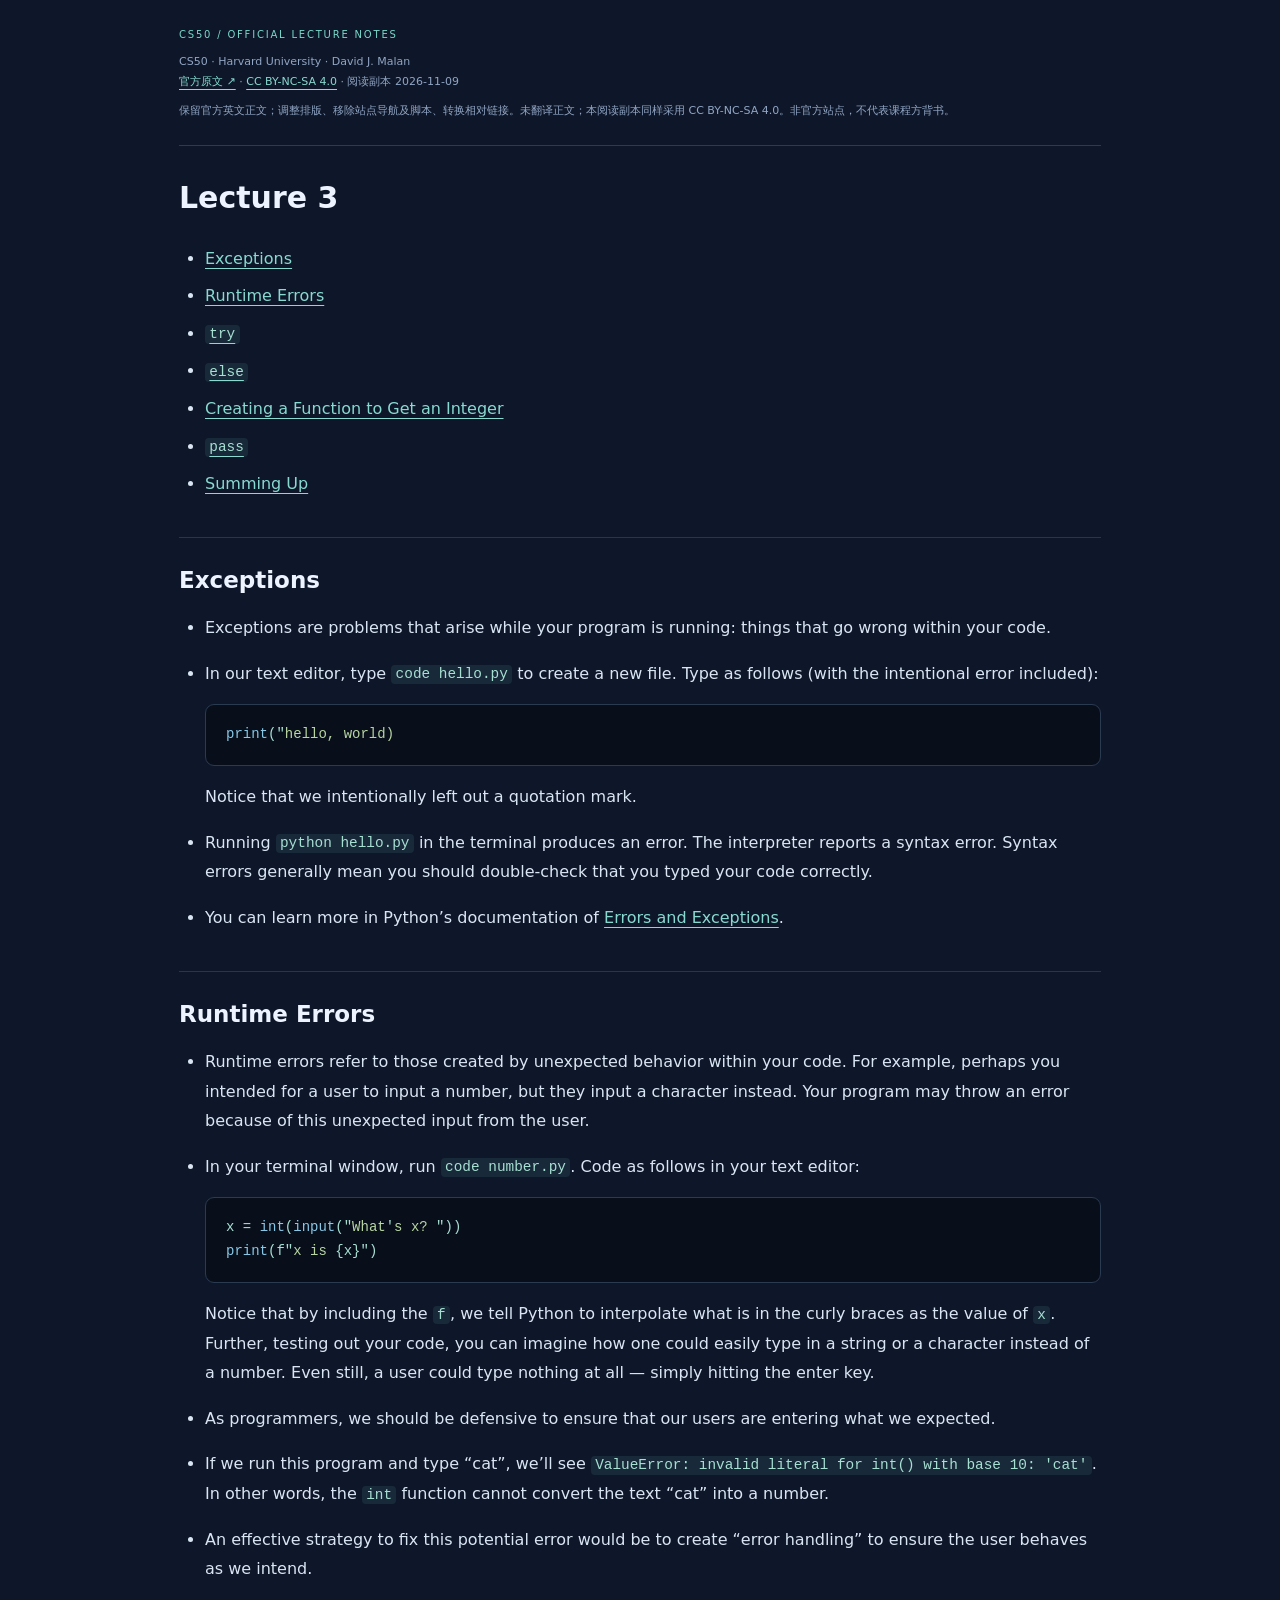
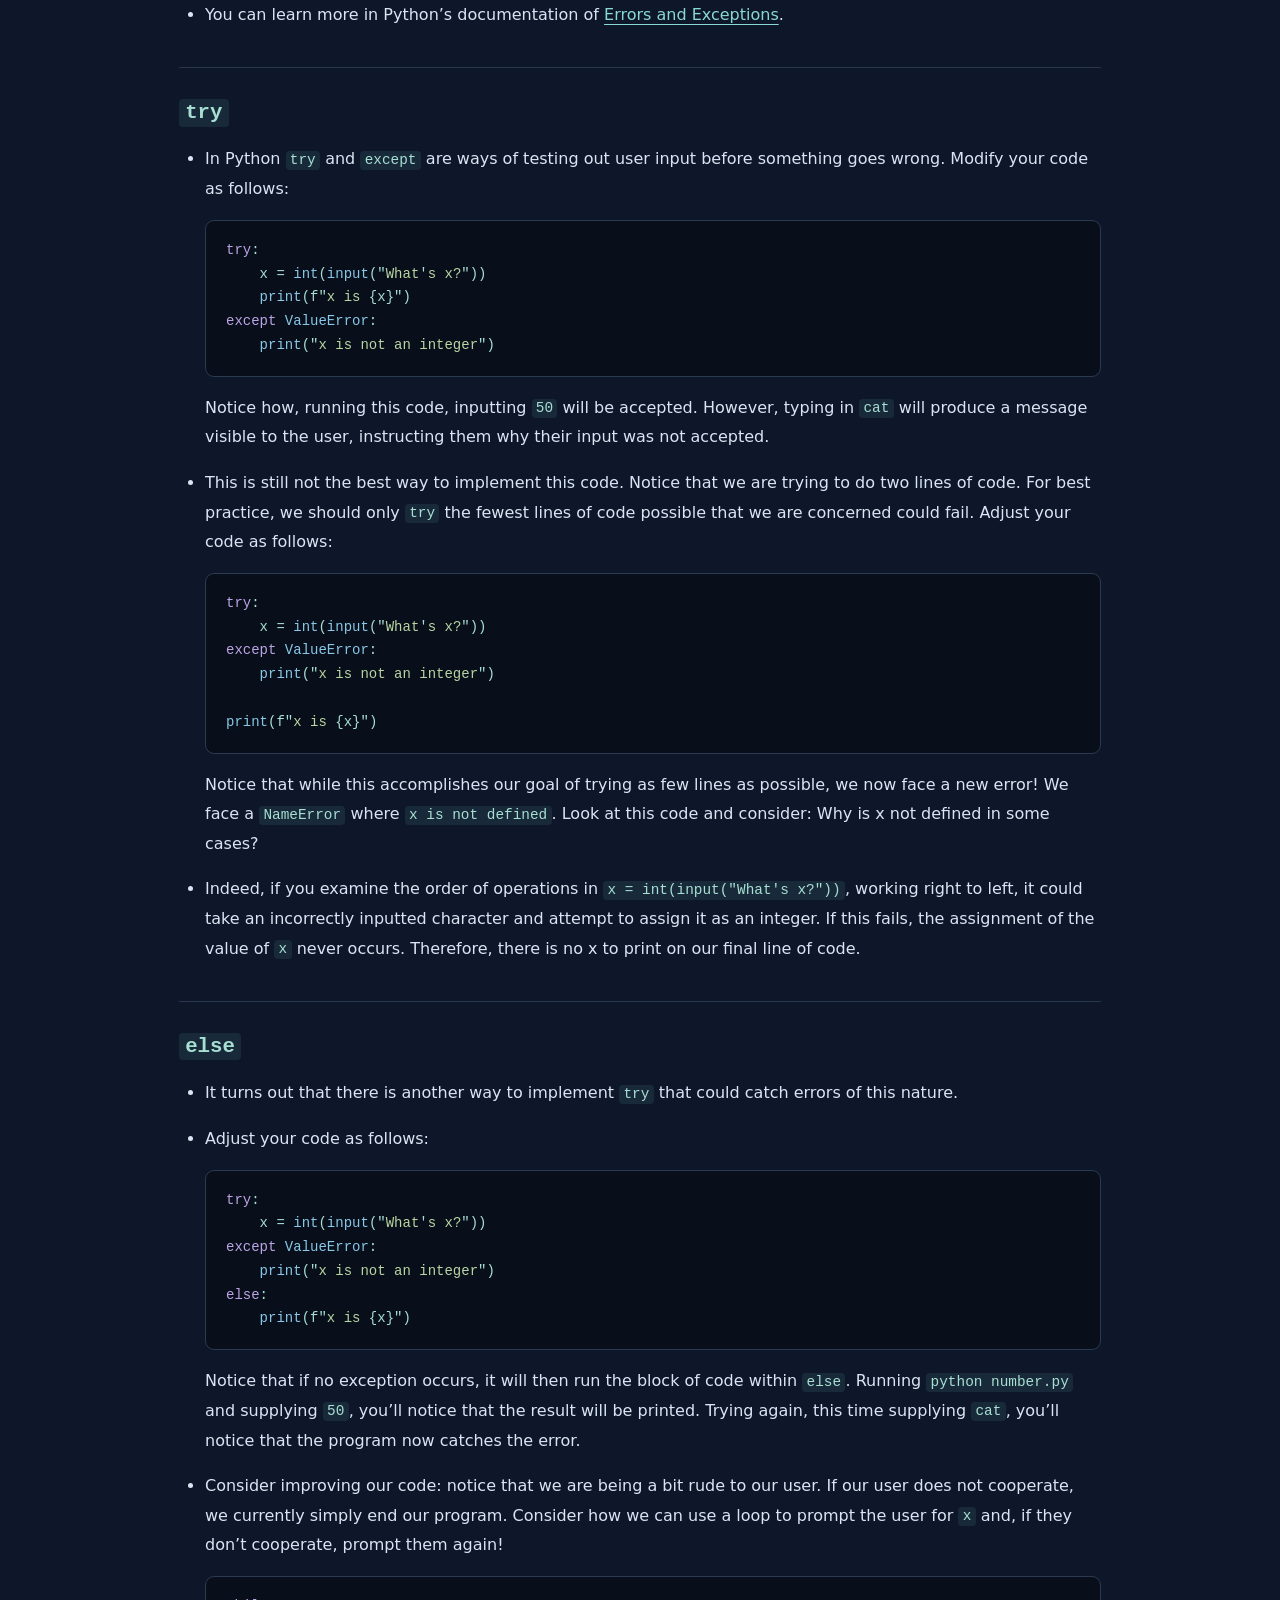
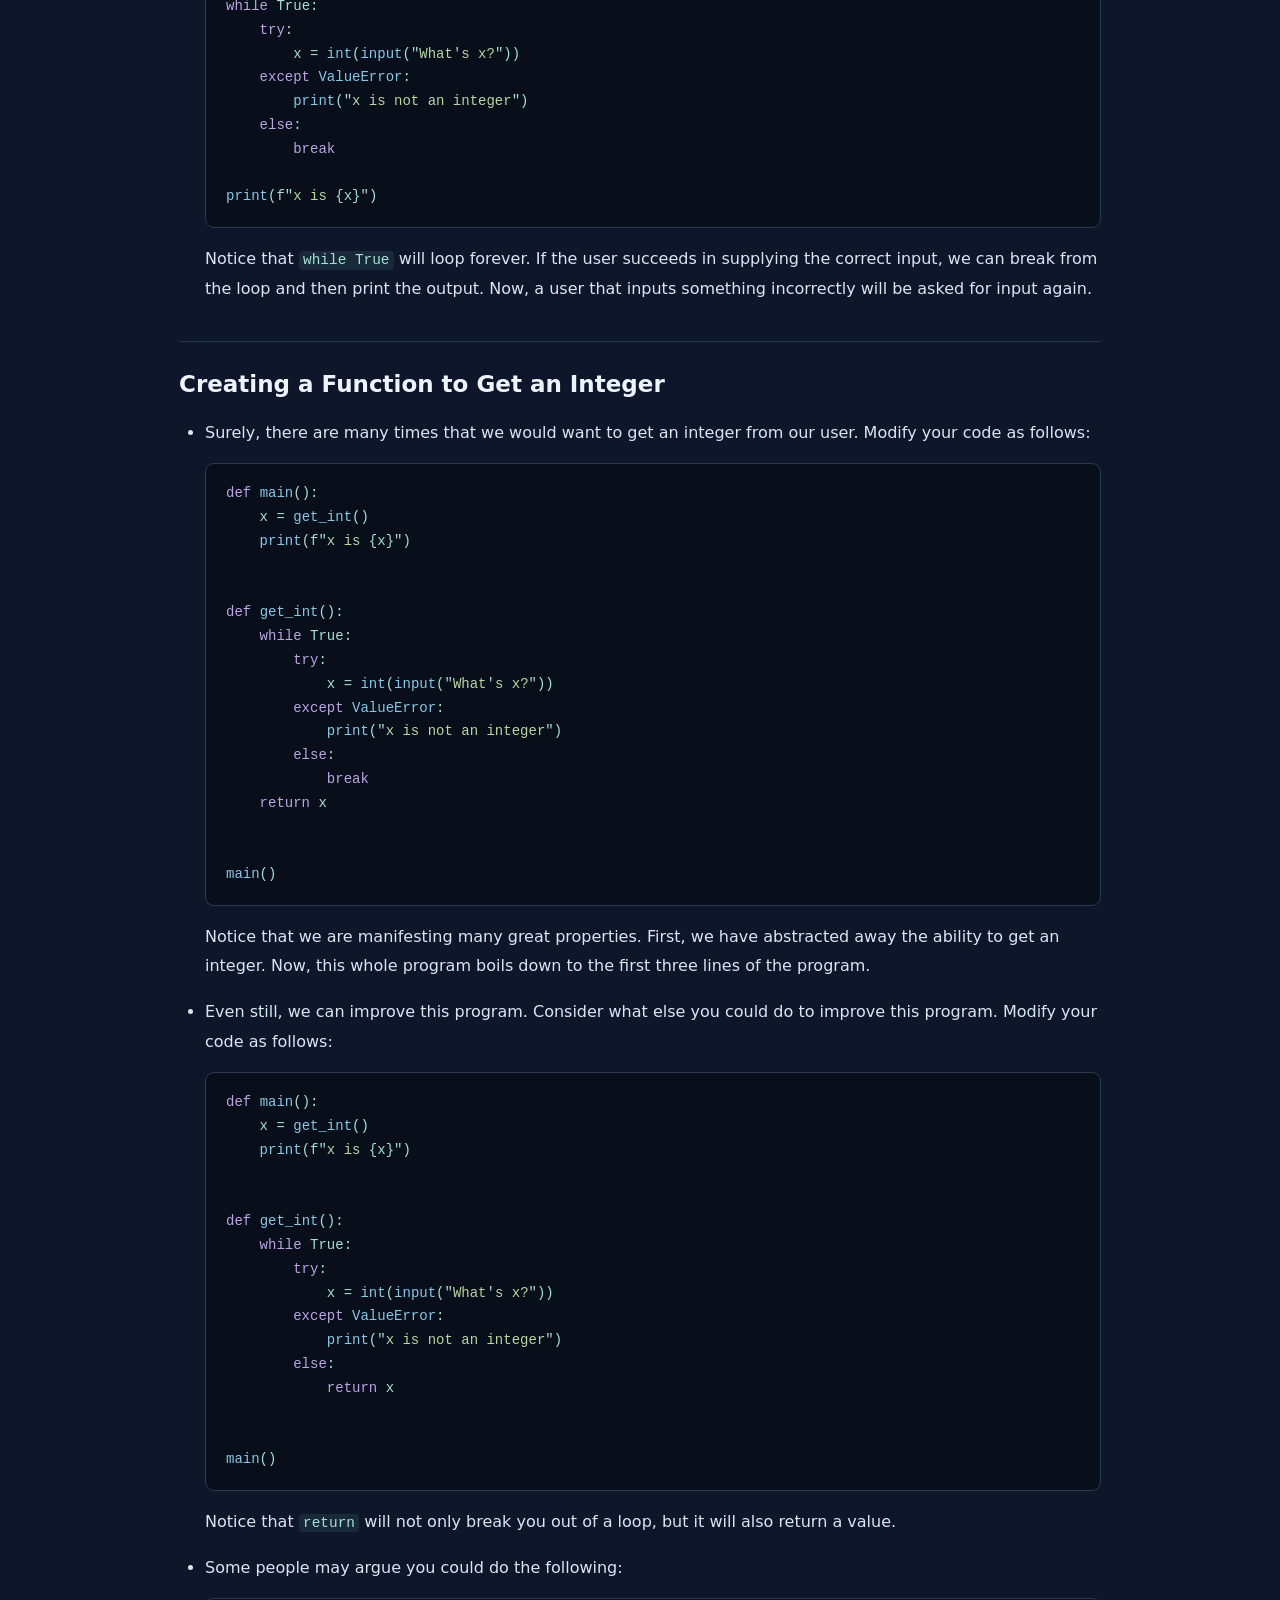
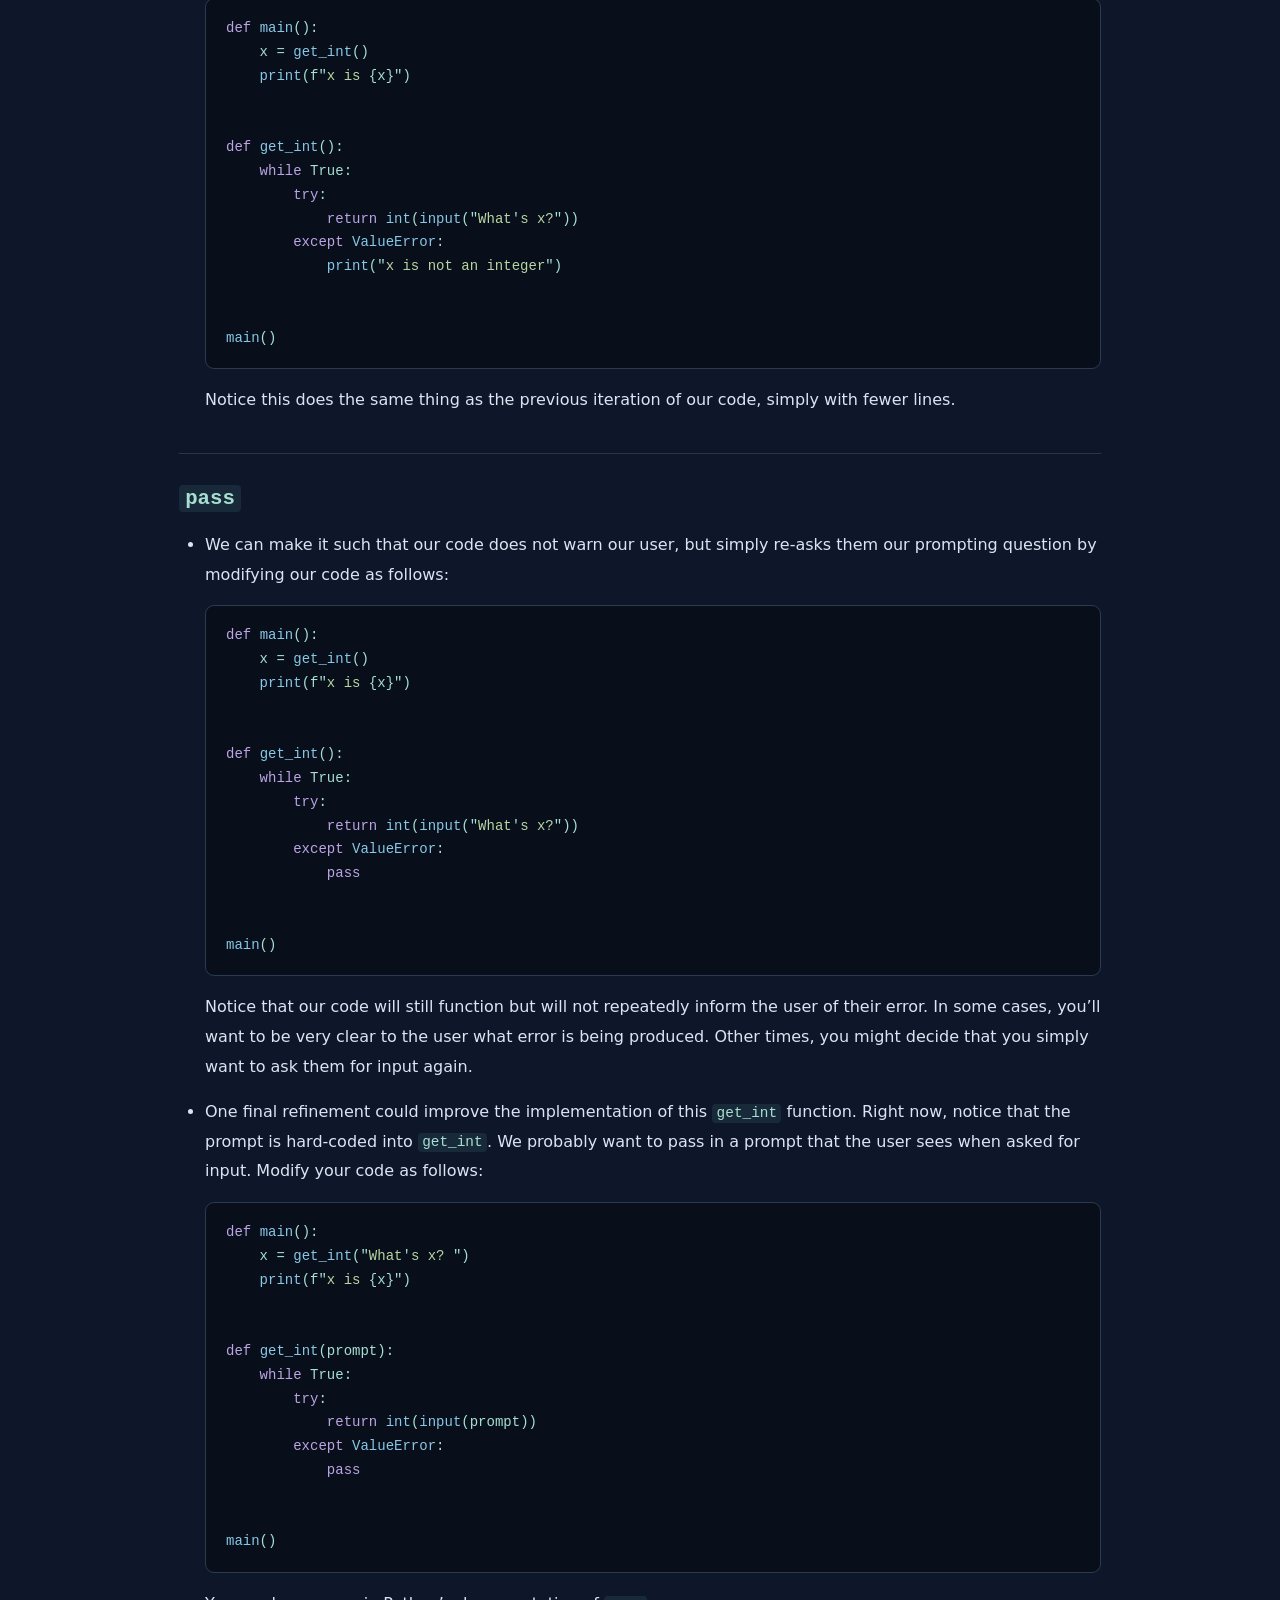
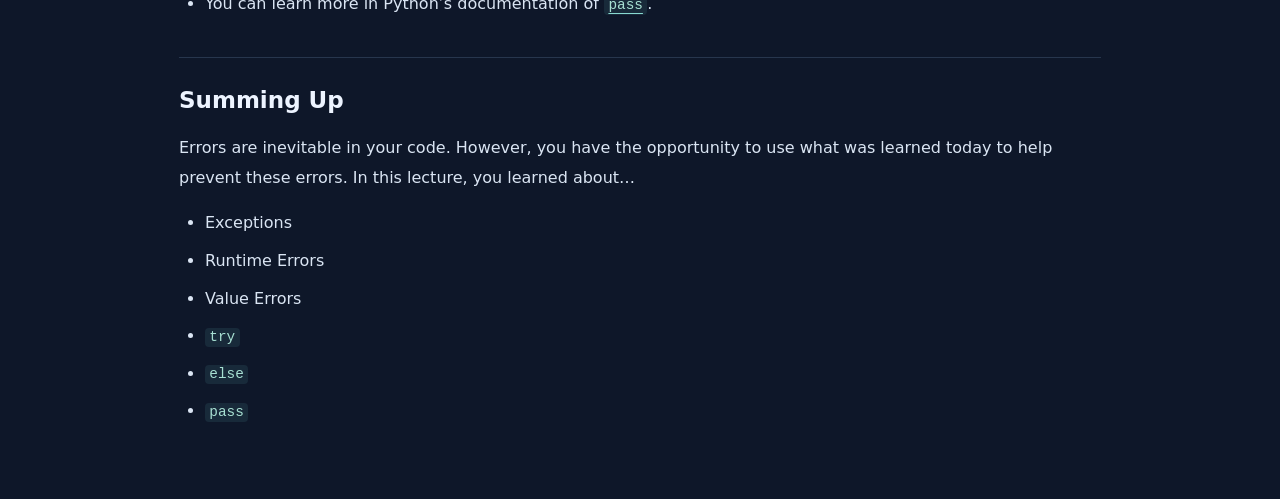
<file: official-notes/python-3.html>
<!doctype html><html lang="en"><head><meta charset="utf-8"><meta name="viewport" content="width=device-width,initial-scale=1"><meta http-equiv="Content-Security-Policy" content="default-src 'none'; style-src 'self'; img-src https:; base-uri 'none'; form-action 'none'"><title>Exceptions · CS50 official notes</title><link rel="stylesheet" href="reader.css?v=20261109"></head><body><header class="credit"><div class="eyebrow">CS50 / OFFICIAL LECTURE NOTES</div><p>CS50 · Harvard University · David J. Malan<br><a href="https://cs50.harvard.edu/python/notes/3/" target="_blank" rel="noopener noreferrer">官方原文 ↗</a> · <a href="https://creativecommons.org/licenses/by-nc-sa/4.0/" target="_blank" rel="noopener noreferrer">CC BY-NC-SA 4.0</a> · 阅读副本 2026-11-09</p><p>保留官方英文正文；调整排版、移除站点导航及脚本、转换相对链接。未翻译正文；本阅读副本同样采用 CC BY-NC-SA 4.0。非官方站点，不代表课程方背书。</p></header><main>

                    <h1 class="no_toc" id="lecture-3">Lecture 3</h1>

<ul id="markdown-toc">
  <li><a href="#exceptions" id="markdown-toc-exceptions">Exceptions</a></li>
  <li><a href="#runtime-errors" id="markdown-toc-runtime-errors">Runtime Errors</a></li>
  <li><a href="#try" id="markdown-toc-try"><code class="language-plaintext highlighter-rouge">try</code></a></li>
  <li><a href="#else" id="markdown-toc-else"><code class="language-plaintext highlighter-rouge">else</code></a></li>
  <li><a href="#creating-a-function-to-get-an-integer" id="markdown-toc-creating-a-function-to-get-an-integer">Creating a Function to Get an Integer</a></li>
  <li><a href="#pass" id="markdown-toc-pass"><code class="language-plaintext highlighter-rouge">pass</code></a></li>
  <li><a href="#summing-up" id="markdown-toc-summing-up">Summing Up</a></li>
</ul>

<h2 id="exceptions">Exceptions</h2>
<ul>
  <li>Exceptions are problems that arise while your program is running: things that go wrong within your code.</li>
  <li>
    <p>In our text editor, type <code class="language-plaintext highlighter-rouge">code hello.py</code> to create a new file. Type as follows (with the intentional error included):</p>

    <div class="language-py highlighter-rouge">
<div class="highlight"><pre class="highlight"><code><span class="nf">print</span><span class="p">(</span><span class="sh">&quot;</span><span class="s">hello, world)
</span></code></pre></div>    </div>
    <p>Notice that we intentionally left out a quotation mark.</p>
  </li>
  <li>
    <p>Running <code class="language-plaintext highlighter-rouge">python hello.py</code> in the terminal produces an error. The interpreter reports a syntax error. Syntax errors generally mean you should double-check that you typed your code correctly.</p>
  </li>
  <li>You can learn more in Python’s documentation of <a href="https://docs.python.org/3/tutorial/errors.html" target="_blank" rel="noopener noreferrer">Errors and Exceptions</a>.</li>
</ul>

<h2 id="runtime-errors">Runtime Errors</h2>
<ul>
  <li>Runtime errors refer to those created by unexpected behavior within your code. For example, perhaps you intended for a user to input a number, but they input a character instead. Your program may throw an error because of this unexpected input from the user.</li>
  <li>
    <p>In your terminal window, run <code class="language-plaintext highlighter-rouge">code number.py</code>. Code as follows in your text editor:</p>

    <div class="language-py highlighter-rouge">
<div class="highlight"><pre class="highlight"><code><span class="n">x</span> <span class="o">=</span> <span class="nf">int</span><span class="p">(</span><span class="nf">input</span><span class="p">(</span><span class="sh">&quot;</span><span class="s">What</span><span class="sh">&#x27;</span><span class="s">s x? </span><span class="sh">&quot;</span><span class="p">))</span>
<span class="nf">print</span><span class="p">(</span><span class="sa">f</span><span class="sh">&quot;</span><span class="s">x is </span><span class="si">{</span><span class="n">x</span><span class="si">}</span><span class="sh">&quot;</span><span class="p">)</span>
</code></pre></div>    </div>
    <p>Notice that by including the <code class="language-plaintext highlighter-rouge">f</code>, we tell Python to interpolate what is in the curly braces as the value of <code class="language-plaintext highlighter-rouge">x</code>. Further, testing out your code, you can imagine how one could easily type in a string or a character instead of a number. Even still, a user could type nothing at all — simply hitting the enter key.</p>
  </li>
  <li>
    <p>As programmers, we should be defensive to ensure that our users are entering what we expected.</p>
  </li>
  <li>
    <p>If we run this program and type “cat”, we’ll see <code class="language-plaintext highlighter-rouge">ValueError: invalid literal for int() with base 10: &#x27;cat&#x27;</code>. In other words, the <code class="language-plaintext highlighter-rouge">int</code> function cannot convert the text “cat” into a number.</p>
  </li>
  <li>
    <p>An effective strategy to fix this potential error would be to create “error handling” to ensure the user behaves as we intend.</p>
  </li>
  <li>You can learn more in Python’s documentation of <a href="https://docs.python.org/3/tutorial/errors.html" target="_blank" rel="noopener noreferrer">Errors and Exceptions</a>.</li>
</ul>

<h2 id="try"><code class="language-plaintext highlighter-rouge">try</code></h2>
<ul>
  <li>
    <p>In Python <code class="language-plaintext highlighter-rouge">try</code> and <code class="language-plaintext highlighter-rouge">except</code> are ways of testing out user input before something goes wrong. Modify your code as follows:</p>

    <div class="language-py highlighter-rouge">
<div class="highlight"><pre class="highlight"><code><span class="k">try</span><span class="p">:</span>
    <span class="n">x</span> <span class="o">=</span> <span class="nf">int</span><span class="p">(</span><span class="nf">input</span><span class="p">(</span><span class="sh">&quot;</span><span class="s">What</span><span class="sh">&#x27;</span><span class="s">s x?</span><span class="sh">&quot;</span><span class="p">))</span>
    <span class="nf">print</span><span class="p">(</span><span class="sa">f</span><span class="sh">&quot;</span><span class="s">x is </span><span class="si">{</span><span class="n">x</span><span class="si">}</span><span class="sh">&quot;</span><span class="p">)</span>
<span class="k">except</span> <span class="nb">ValueError</span><span class="p">:</span>
    <span class="nf">print</span><span class="p">(</span><span class="sh">&quot;</span><span class="s">x is not an integer</span><span class="sh">&quot;</span><span class="p">)</span>
</code></pre></div>    </div>
    <p>Notice how, running this code, inputting <code class="language-plaintext highlighter-rouge">50</code> will be accepted. However, typing in <code class="language-plaintext highlighter-rouge">cat</code> will produce a message visible to the user, instructing them why their input was not accepted.</p>
  </li>
  <li>
    <p>This is still not the best way to implement this code. Notice that we are trying to do two lines of code. For best practice, we should only <code class="language-plaintext highlighter-rouge">try</code> the fewest lines of code possible that we are concerned could fail. Adjust your code as follows:</p>

    <div class="language-py highlighter-rouge">
<div class="highlight"><pre class="highlight"><code><span class="k">try</span><span class="p">:</span>
    <span class="n">x</span> <span class="o">=</span> <span class="nf">int</span><span class="p">(</span><span class="nf">input</span><span class="p">(</span><span class="sh">&quot;</span><span class="s">What</span><span class="sh">&#x27;</span><span class="s">s x?</span><span class="sh">&quot;</span><span class="p">))</span>
<span class="k">except</span> <span class="nb">ValueError</span><span class="p">:</span>
    <span class="nf">print</span><span class="p">(</span><span class="sh">&quot;</span><span class="s">x is not an integer</span><span class="sh">&quot;</span><span class="p">)</span>

<span class="nf">print</span><span class="p">(</span><span class="sa">f</span><span class="sh">&quot;</span><span class="s">x is </span><span class="si">{</span><span class="n">x</span><span class="si">}</span><span class="sh">&quot;</span><span class="p">)</span>
</code></pre></div>    </div>
    <p>Notice that while this accomplishes our goal of trying as few lines as possible, we now face a new error! We face a <code class="language-plaintext highlighter-rouge">NameError</code> where <code class="language-plaintext highlighter-rouge">x is not defined</code>. Look at this code and consider: Why is x not defined in some cases?</p>
  </li>
  <li>
    <p>Indeed, if you examine the order of operations in <code class="language-plaintext highlighter-rouge">x = int(input(&quot;What&#x27;s x?&quot;))</code>, working right to left, it could take an incorrectly inputted character and attempt to assign it as an integer. If this fails, the assignment of the value of <code class="language-plaintext highlighter-rouge">x</code> never occurs. Therefore, there is no x to print on our final line of code.</p>
  </li>
</ul>

<h2 id="else"><code class="language-plaintext highlighter-rouge">else</code></h2>

<ul>
  <li>
    <p>It turns out that there is another way to implement <code class="language-plaintext highlighter-rouge">try</code> that could catch errors of this nature.</p>
  </li>
  <li>
    <p>Adjust your code as follows:</p>

    <div class="language-py highlighter-rouge">
<div class="highlight"><pre class="highlight"><code><span class="k">try</span><span class="p">:</span>
    <span class="n">x</span> <span class="o">=</span> <span class="nf">int</span><span class="p">(</span><span class="nf">input</span><span class="p">(</span><span class="sh">&quot;</span><span class="s">What</span><span class="sh">&#x27;</span><span class="s">s x?</span><span class="sh">&quot;</span><span class="p">))</span>
<span class="k">except</span> <span class="nb">ValueError</span><span class="p">:</span>
    <span class="nf">print</span><span class="p">(</span><span class="sh">&quot;</span><span class="s">x is not an integer</span><span class="sh">&quot;</span><span class="p">)</span>
<span class="k">else</span><span class="p">:</span>
    <span class="nf">print</span><span class="p">(</span><span class="sa">f</span><span class="sh">&quot;</span><span class="s">x is </span><span class="si">{</span><span class="n">x</span><span class="si">}</span><span class="sh">&quot;</span><span class="p">)</span>
</code></pre></div>    </div>
    <p>Notice that if no exception occurs, it will then run the block of code within <code class="language-plaintext highlighter-rouge">else</code>. Running <code class="language-plaintext highlighter-rouge">python number.py</code> and supplying <code class="language-plaintext highlighter-rouge">50</code>, you’ll notice that the result will be printed. Trying again, this time supplying <code class="language-plaintext highlighter-rouge">cat</code>, you’ll notice that the program now catches the error.</p>
  </li>
  <li>
    <p>Consider improving our code: notice that we are being a bit rude to our user. If our user does not cooperate, we currently simply end our program. Consider how we can use a loop to prompt the user for <code class="language-plaintext highlighter-rouge">x</code> and, if they don’t cooperate, prompt them again!</p>

    <div class="language-py highlighter-rouge">
<div class="highlight"><pre class="highlight"><code><span class="k">while</span> <span class="bp">True</span><span class="p">:</span>
    <span class="k">try</span><span class="p">:</span>
        <span class="n">x</span> <span class="o">=</span> <span class="nf">int</span><span class="p">(</span><span class="nf">input</span><span class="p">(</span><span class="sh">&quot;</span><span class="s">What</span><span class="sh">&#x27;</span><span class="s">s x?</span><span class="sh">&quot;</span><span class="p">))</span>
    <span class="k">except</span> <span class="nb">ValueError</span><span class="p">:</span>
        <span class="nf">print</span><span class="p">(</span><span class="sh">&quot;</span><span class="s">x is not an integer</span><span class="sh">&quot;</span><span class="p">)</span>
    <span class="k">else</span><span class="p">:</span>
        <span class="k">break</span>

<span class="nf">print</span><span class="p">(</span><span class="sa">f</span><span class="sh">&quot;</span><span class="s">x is </span><span class="si">{</span><span class="n">x</span><span class="si">}</span><span class="sh">&quot;</span><span class="p">)</span>
</code></pre></div>    </div>
    <p>Notice that <code class="language-plaintext highlighter-rouge">while True</code> will loop forever. If the user succeeds in supplying the correct input, we can break from the loop and then print the output. Now, a user that inputs something incorrectly will be asked for input again.</p>
  </li>
</ul>

<h2 id="creating-a-function-to-get-an-integer">Creating a Function to Get an Integer</h2>

<ul>
  <li>
    <p>Surely, there are many times that we would want to get an integer from our user. Modify your code as follows:</p>

    <div class="language-py highlighter-rouge">
<div class="highlight"><pre class="highlight"><code><span class="k">def</span> <span class="nf">main</span><span class="p">():</span>
    <span class="n">x</span> <span class="o">=</span> <span class="nf">get_int</span><span class="p">()</span>
    <span class="nf">print</span><span class="p">(</span><span class="sa">f</span><span class="sh">&quot;</span><span class="s">x is </span><span class="si">{</span><span class="n">x</span><span class="si">}</span><span class="sh">&quot;</span><span class="p">)</span>


<span class="k">def</span> <span class="nf">get_int</span><span class="p">():</span>
    <span class="k">while</span> <span class="bp">True</span><span class="p">:</span>
        <span class="k">try</span><span class="p">:</span>
            <span class="n">x</span> <span class="o">=</span> <span class="nf">int</span><span class="p">(</span><span class="nf">input</span><span class="p">(</span><span class="sh">&quot;</span><span class="s">What</span><span class="sh">&#x27;</span><span class="s">s x?</span><span class="sh">&quot;</span><span class="p">))</span>
        <span class="k">except</span> <span class="nb">ValueError</span><span class="p">:</span>
            <span class="nf">print</span><span class="p">(</span><span class="sh">&quot;</span><span class="s">x is not an integer</span><span class="sh">&quot;</span><span class="p">)</span>
        <span class="k">else</span><span class="p">:</span>
            <span class="k">break</span>
    <span class="k">return</span> <span class="n">x</span>


<span class="nf">main</span><span class="p">()</span>
</code></pre></div>    </div>
    <p>Notice that we are manifesting many great properties. First, we have abstracted away the ability to get an integer. Now, this whole program boils down to the first three lines of the program.</p>
  </li>
  <li>
    <p>Even still, we can improve this program. Consider what else you could do to improve this program. Modify your code as follows:</p>

    <div class="language-py highlighter-rouge">
<div class="highlight"><pre class="highlight"><code><span class="k">def</span> <span class="nf">main</span><span class="p">():</span>
    <span class="n">x</span> <span class="o">=</span> <span class="nf">get_int</span><span class="p">()</span>
    <span class="nf">print</span><span class="p">(</span><span class="sa">f</span><span class="sh">&quot;</span><span class="s">x is </span><span class="si">{</span><span class="n">x</span><span class="si">}</span><span class="sh">&quot;</span><span class="p">)</span>


<span class="k">def</span> <span class="nf">get_int</span><span class="p">():</span>
    <span class="k">while</span> <span class="bp">True</span><span class="p">:</span>
        <span class="k">try</span><span class="p">:</span>
            <span class="n">x</span> <span class="o">=</span> <span class="nf">int</span><span class="p">(</span><span class="nf">input</span><span class="p">(</span><span class="sh">&quot;</span><span class="s">What</span><span class="sh">&#x27;</span><span class="s">s x?</span><span class="sh">&quot;</span><span class="p">))</span>
        <span class="k">except</span> <span class="nb">ValueError</span><span class="p">:</span>
            <span class="nf">print</span><span class="p">(</span><span class="sh">&quot;</span><span class="s">x is not an integer</span><span class="sh">&quot;</span><span class="p">)</span>
        <span class="k">else</span><span class="p">:</span>
            <span class="k">return</span> <span class="n">x</span>


<span class="nf">main</span><span class="p">()</span>
</code></pre></div>    </div>
    <p>Notice that <code class="language-plaintext highlighter-rouge">return</code> will not only break you out of a loop, but it will also return a value.</p>
  </li>
  <li>
    <p>Some people may argue you could do the following:</p>

    <div class="language-py highlighter-rouge">
<div class="highlight"><pre class="highlight"><code><span class="k">def</span> <span class="nf">main</span><span class="p">():</span>
    <span class="n">x</span> <span class="o">=</span> <span class="nf">get_int</span><span class="p">()</span>
    <span class="nf">print</span><span class="p">(</span><span class="sa">f</span><span class="sh">&quot;</span><span class="s">x is </span><span class="si">{</span><span class="n">x</span><span class="si">}</span><span class="sh">&quot;</span><span class="p">)</span>


<span class="k">def</span> <span class="nf">get_int</span><span class="p">():</span>
    <span class="k">while</span> <span class="bp">True</span><span class="p">:</span>
        <span class="k">try</span><span class="p">:</span>
            <span class="k">return</span> <span class="nf">int</span><span class="p">(</span><span class="nf">input</span><span class="p">(</span><span class="sh">&quot;</span><span class="s">What</span><span class="sh">&#x27;</span><span class="s">s x?</span><span class="sh">&quot;</span><span class="p">))</span>
        <span class="k">except</span> <span class="nb">ValueError</span><span class="p">:</span>
            <span class="nf">print</span><span class="p">(</span><span class="sh">&quot;</span><span class="s">x is not an integer</span><span class="sh">&quot;</span><span class="p">)</span>


<span class="nf">main</span><span class="p">()</span>
</code></pre></div>    </div>
    <p>Notice this does the same thing as the previous iteration of our code, simply with fewer lines.</p>
  </li>
</ul>

<h2 id="pass"><code class="language-plaintext highlighter-rouge">pass</code></h2>

<ul>
  <li>
    <p>We can make it such that our code does not warn our user, but simply re-asks them our prompting question by modifying our code as follows:</p>

    <div class="language-py highlighter-rouge">
<div class="highlight"><pre class="highlight"><code><span class="k">def</span> <span class="nf">main</span><span class="p">():</span>
    <span class="n">x</span> <span class="o">=</span> <span class="nf">get_int</span><span class="p">()</span>
    <span class="nf">print</span><span class="p">(</span><span class="sa">f</span><span class="sh">&quot;</span><span class="s">x is </span><span class="si">{</span><span class="n">x</span><span class="si">}</span><span class="sh">&quot;</span><span class="p">)</span>


<span class="k">def</span> <span class="nf">get_int</span><span class="p">():</span>
    <span class="k">while</span> <span class="bp">True</span><span class="p">:</span>
        <span class="k">try</span><span class="p">:</span>
            <span class="k">return</span> <span class="nf">int</span><span class="p">(</span><span class="nf">input</span><span class="p">(</span><span class="sh">&quot;</span><span class="s">What</span><span class="sh">&#x27;</span><span class="s">s x?</span><span class="sh">&quot;</span><span class="p">))</span>
        <span class="k">except</span> <span class="nb">ValueError</span><span class="p">:</span>
            <span class="k">pass</span>


<span class="nf">main</span><span class="p">()</span>
</code></pre></div>    </div>
    <p>Notice that our code will still function but will not repeatedly inform the user of their error. In some cases, you’ll want to be very clear to the user what error is being produced. Other times, you might decide that you simply want to ask them for input again.</p>
  </li>
  <li>
    <p>One final refinement could improve the implementation of this <code class="language-plaintext highlighter-rouge">get_int</code> function. Right now, notice that the prompt is hard-coded into <code class="language-plaintext highlighter-rouge">get_int</code>. We probably want to pass in a prompt that the user sees when asked for input. Modify your code as follows:</p>

    <div class="language-py highlighter-rouge">
<div class="highlight"><pre class="highlight"><code><span class="k">def</span> <span class="nf">main</span><span class="p">():</span>
    <span class="n">x</span> <span class="o">=</span> <span class="nf">get_int</span><span class="p">(</span><span class="sh">&quot;</span><span class="s">What</span><span class="sh">&#x27;</span><span class="s">s x? </span><span class="sh">&quot;</span><span class="p">)</span>
    <span class="nf">print</span><span class="p">(</span><span class="sa">f</span><span class="sh">&quot;</span><span class="s">x is </span><span class="si">{</span><span class="n">x</span><span class="si">}</span><span class="sh">&quot;</span><span class="p">)</span>


<span class="k">def</span> <span class="nf">get_int</span><span class="p">(</span><span class="n">prompt</span><span class="p">):</span>
    <span class="k">while</span> <span class="bp">True</span><span class="p">:</span>
        <span class="k">try</span><span class="p">:</span>
            <span class="k">return</span> <span class="nf">int</span><span class="p">(</span><span class="nf">input</span><span class="p">(</span><span class="n">prompt</span><span class="p">))</span>
        <span class="k">except</span> <span class="nb">ValueError</span><span class="p">:</span>
            <span class="k">pass</span>


<span class="nf">main</span><span class="p">()</span>
</code></pre></div>    </div>
  </li>
  <li>
    <p>You can learn more in Python’s documentation of <a href="https://docs.python.org/3/tutorial/controlflow.html#pass-statements" target="_blank" rel="noopener noreferrer"><code class="language-plaintext highlighter-rouge">pass</code></a>.</p>
  </li>
</ul>

<h2 id="summing-up">Summing Up</h2>
<p>Errors are inevitable in your code. However, you have the opportunity to use what was learned today to help prevent these errors. In this lecture, you learned about…</p>

<ul>
  <li>Exceptions</li>
  <li>Runtime Errors</li>
  <li>Value Errors</li>
  <li><code class="language-plaintext highlighter-rouge">try</code></li>
  <li><code class="language-plaintext highlighter-rouge">else</code></li>
  <li><code class="language-plaintext highlighter-rouge">pass</code></li>
</ul>


</main></body></html>
</file>
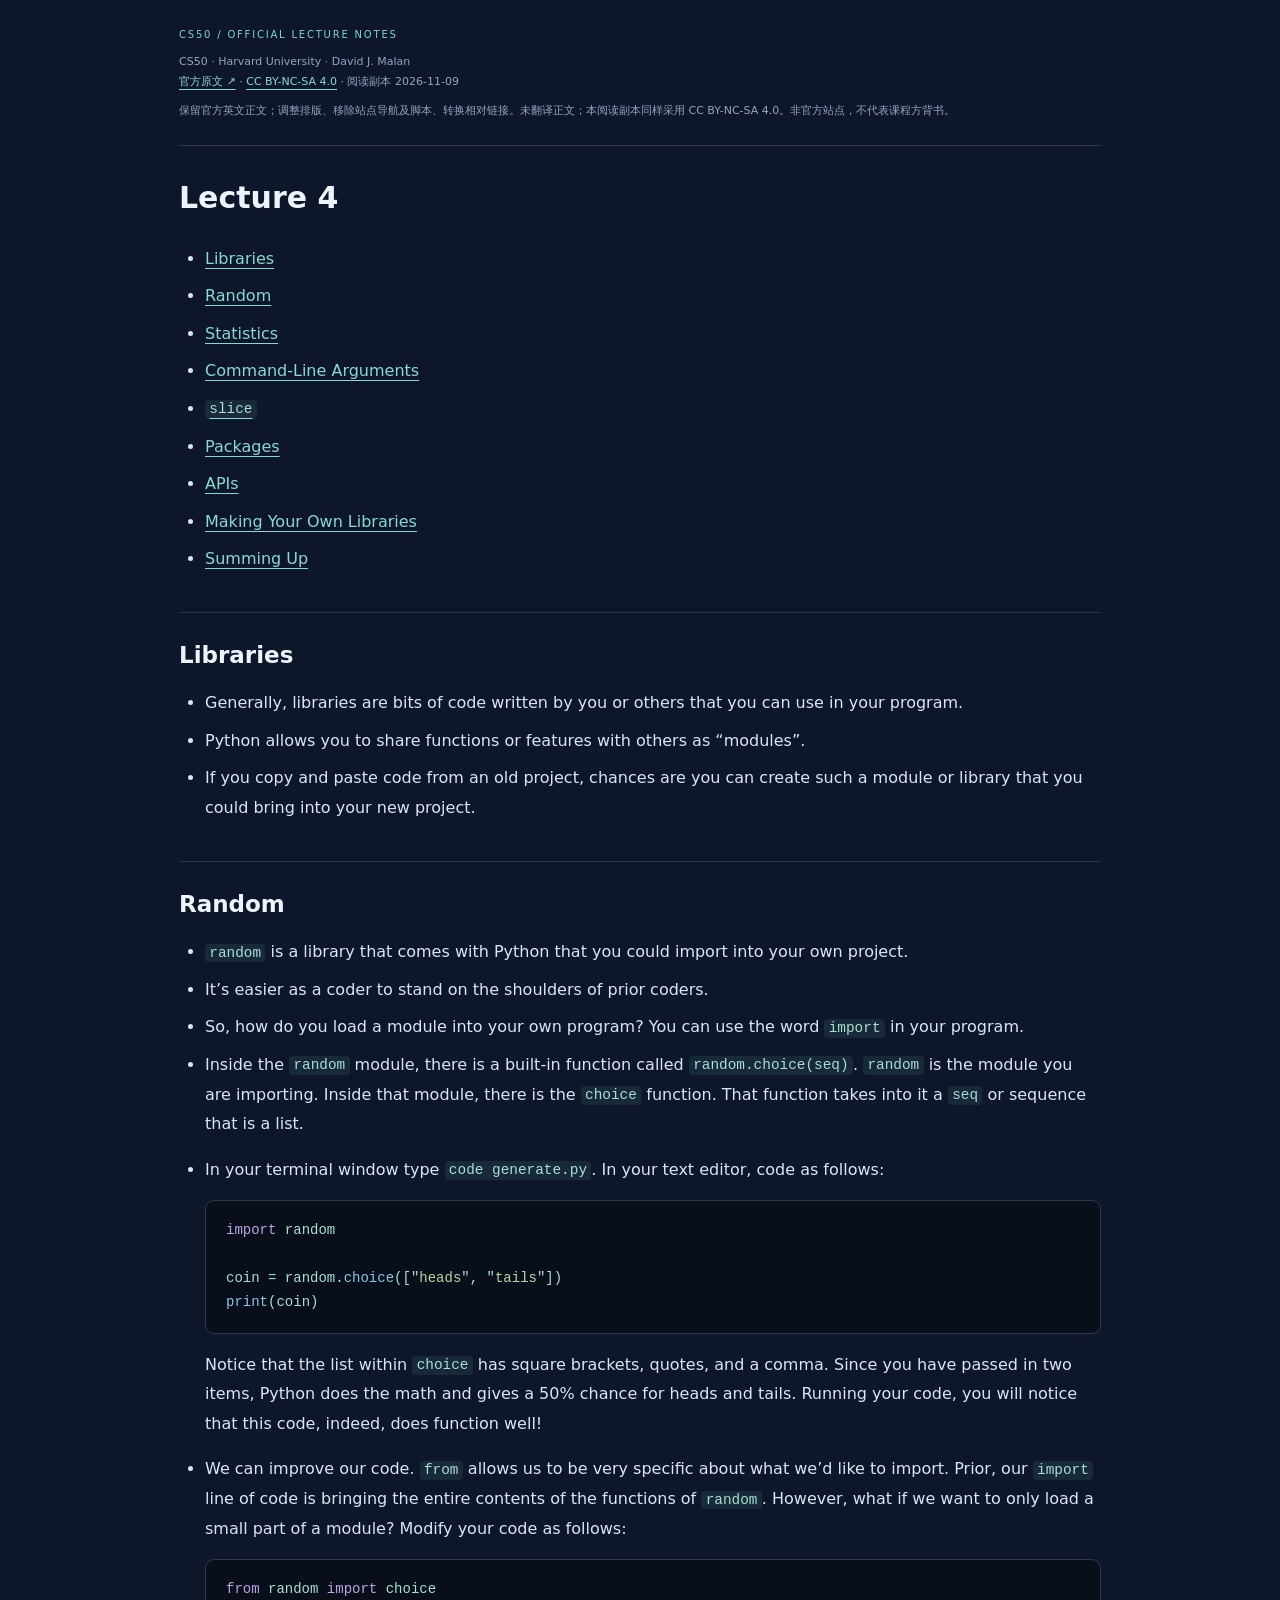
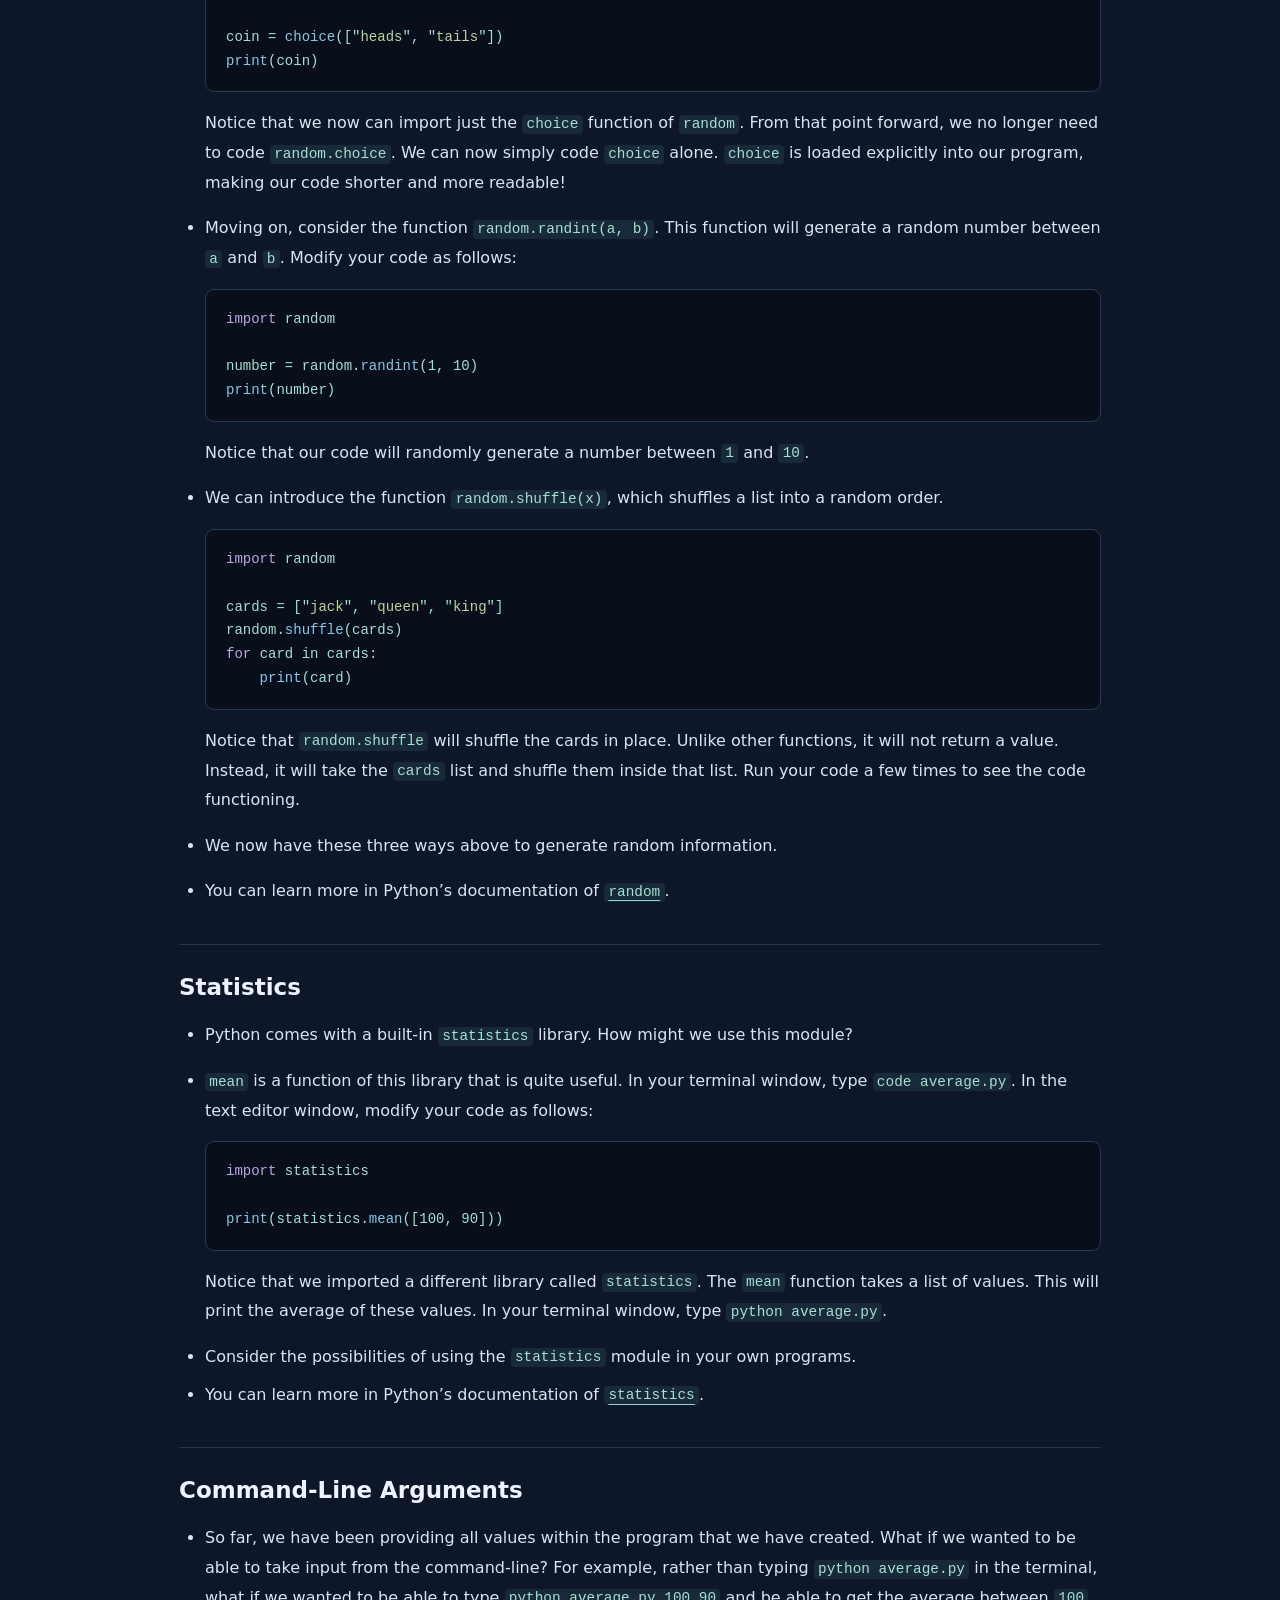
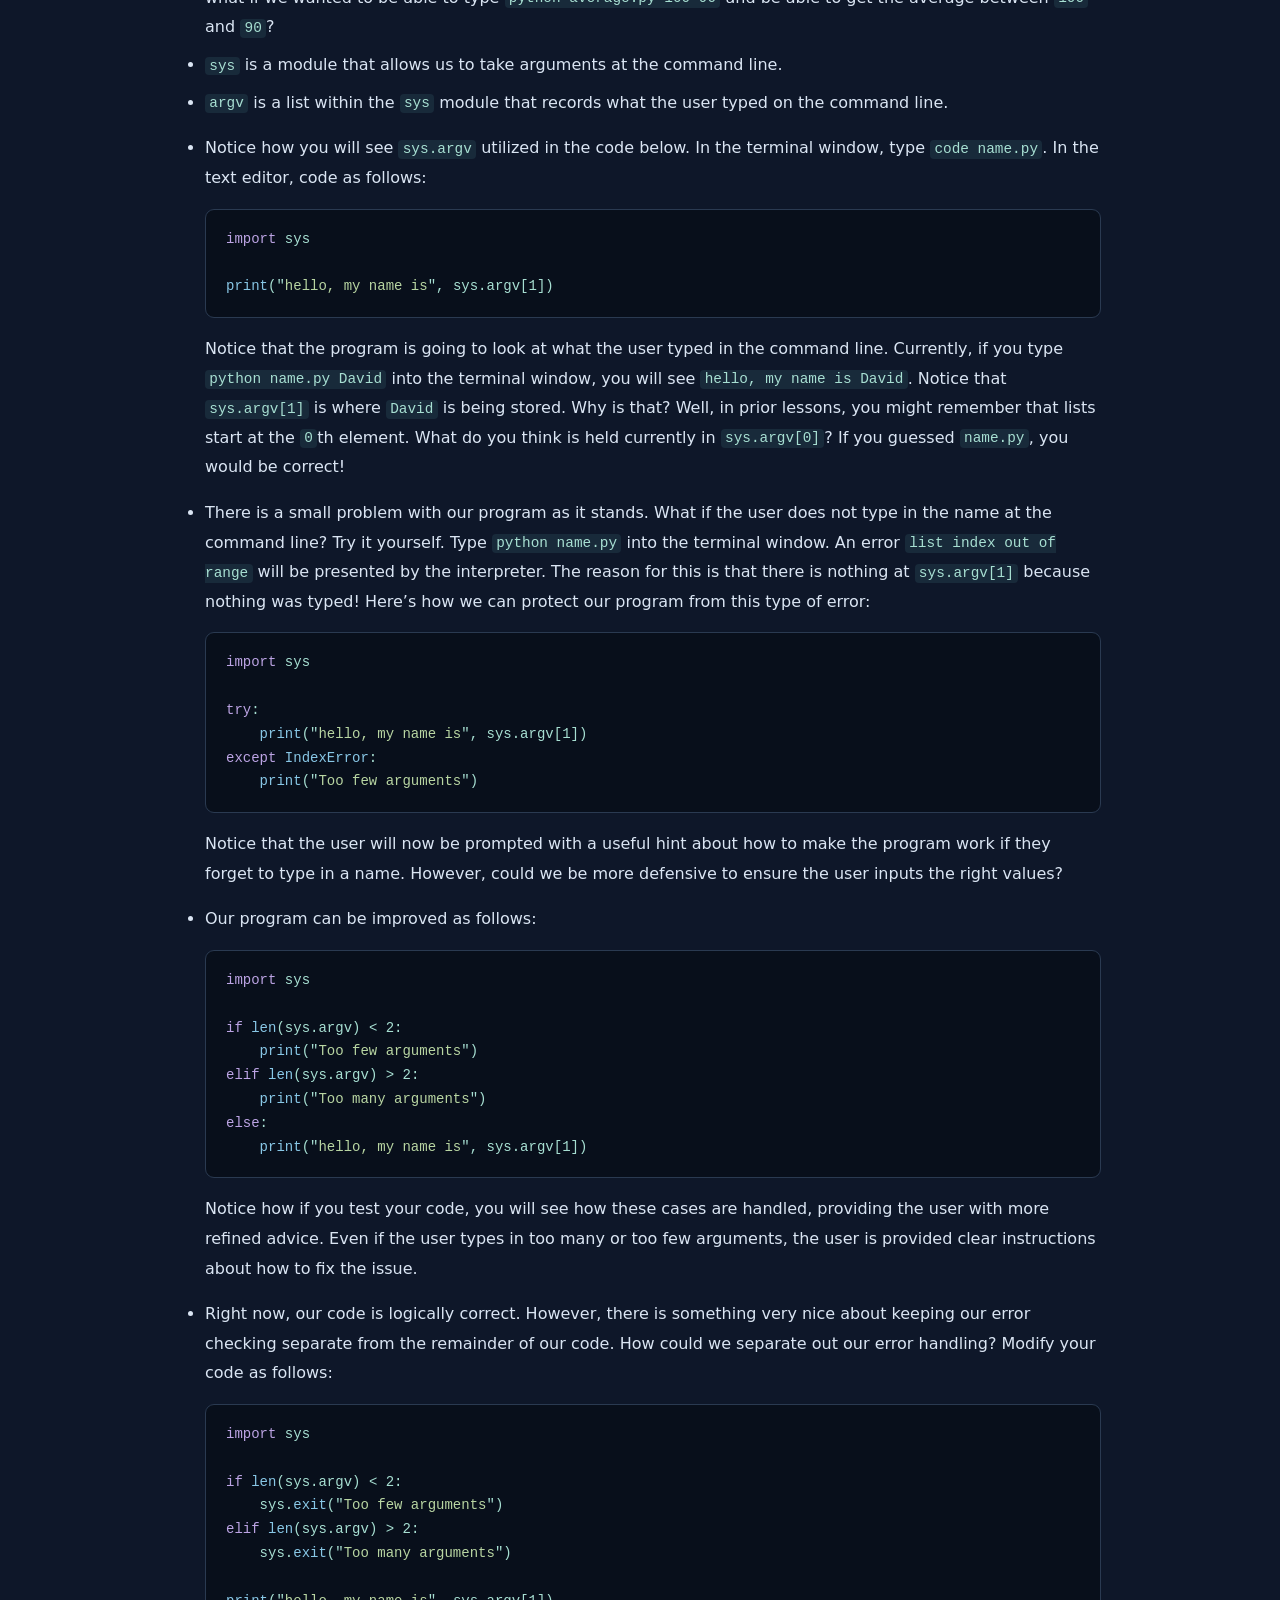
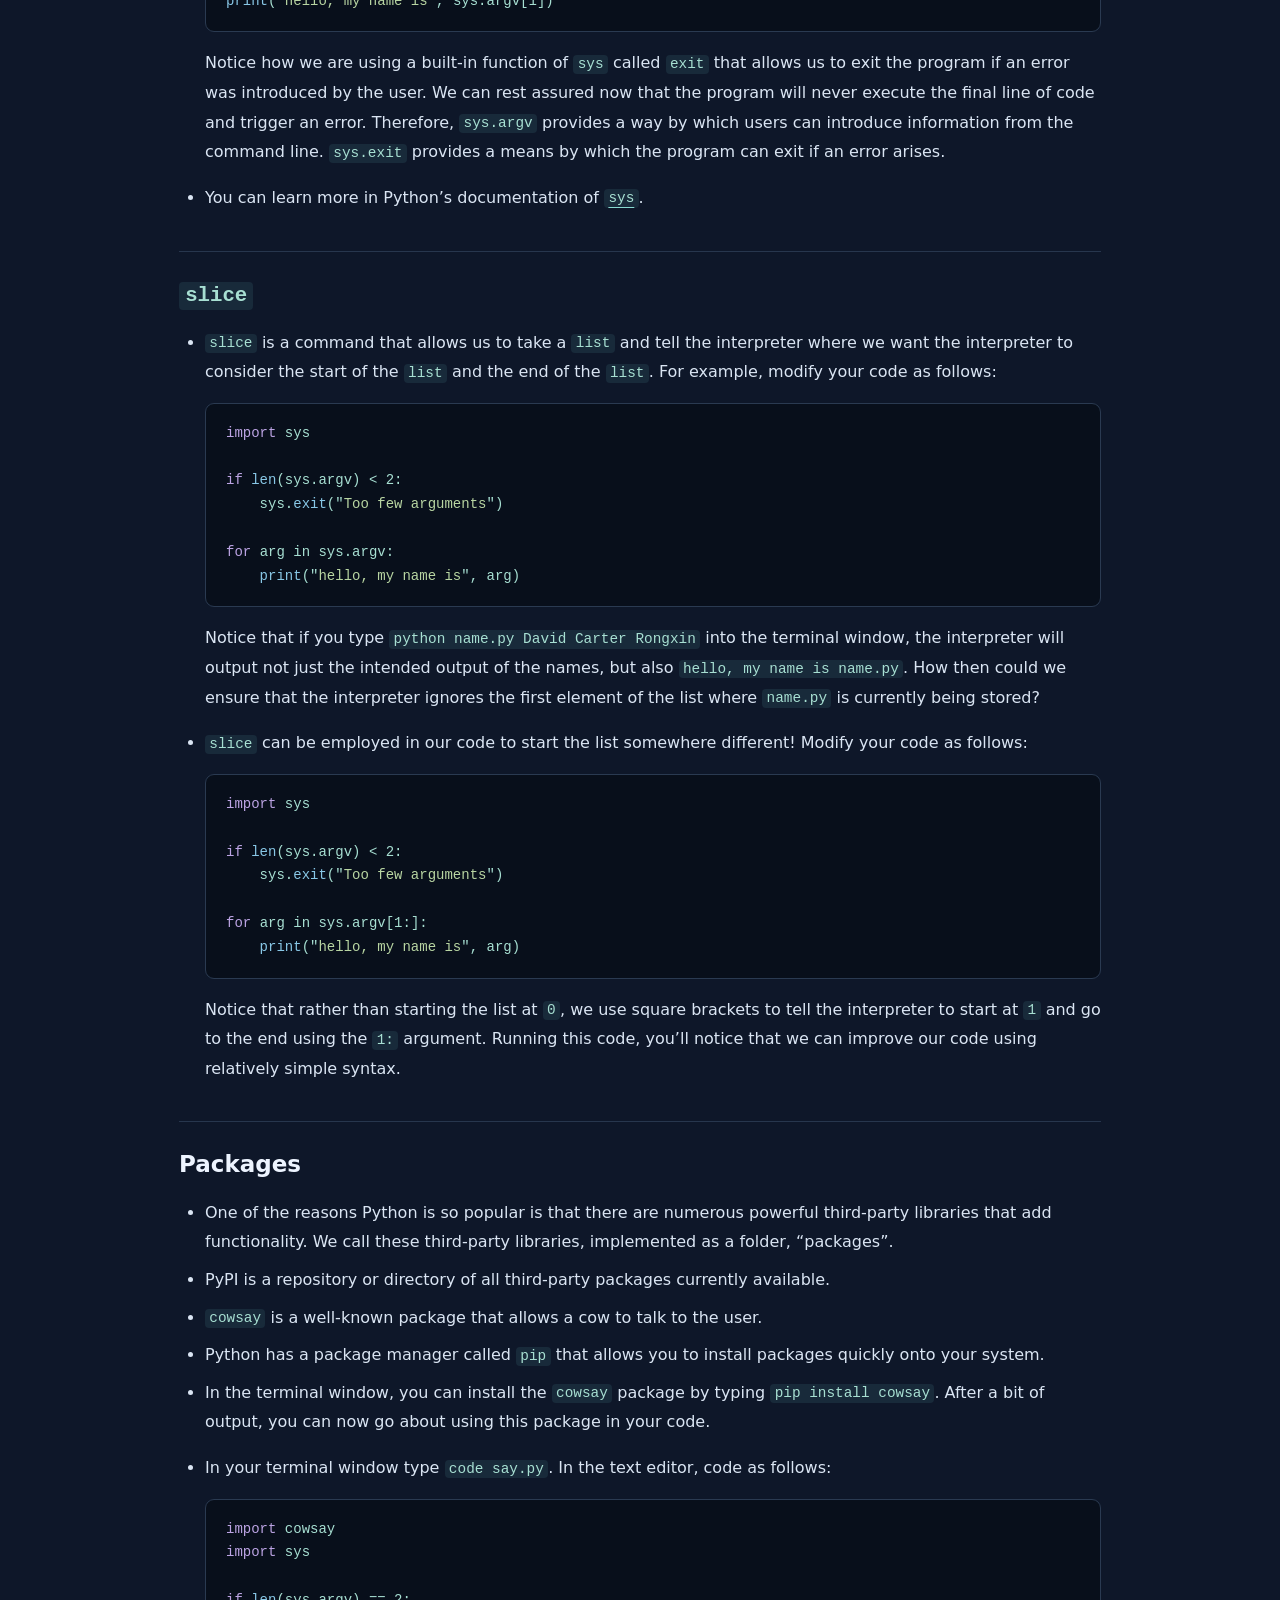
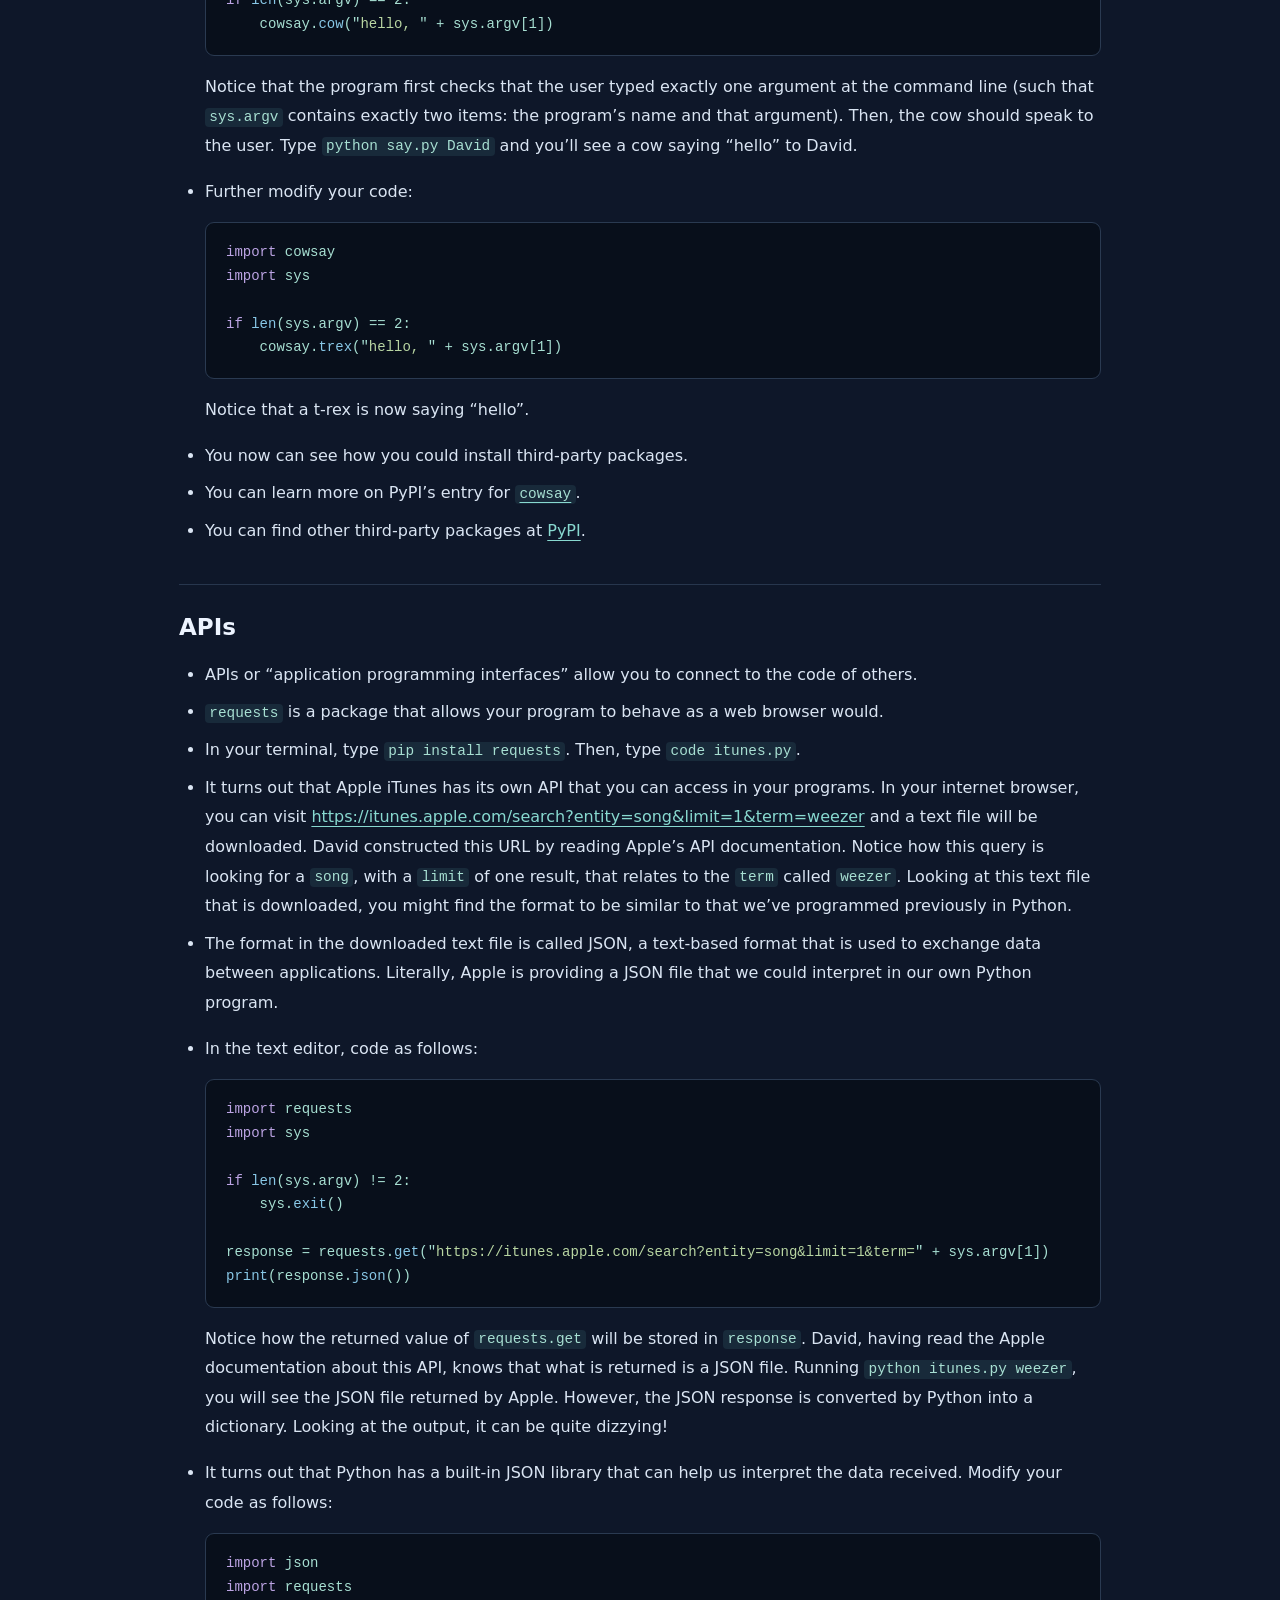
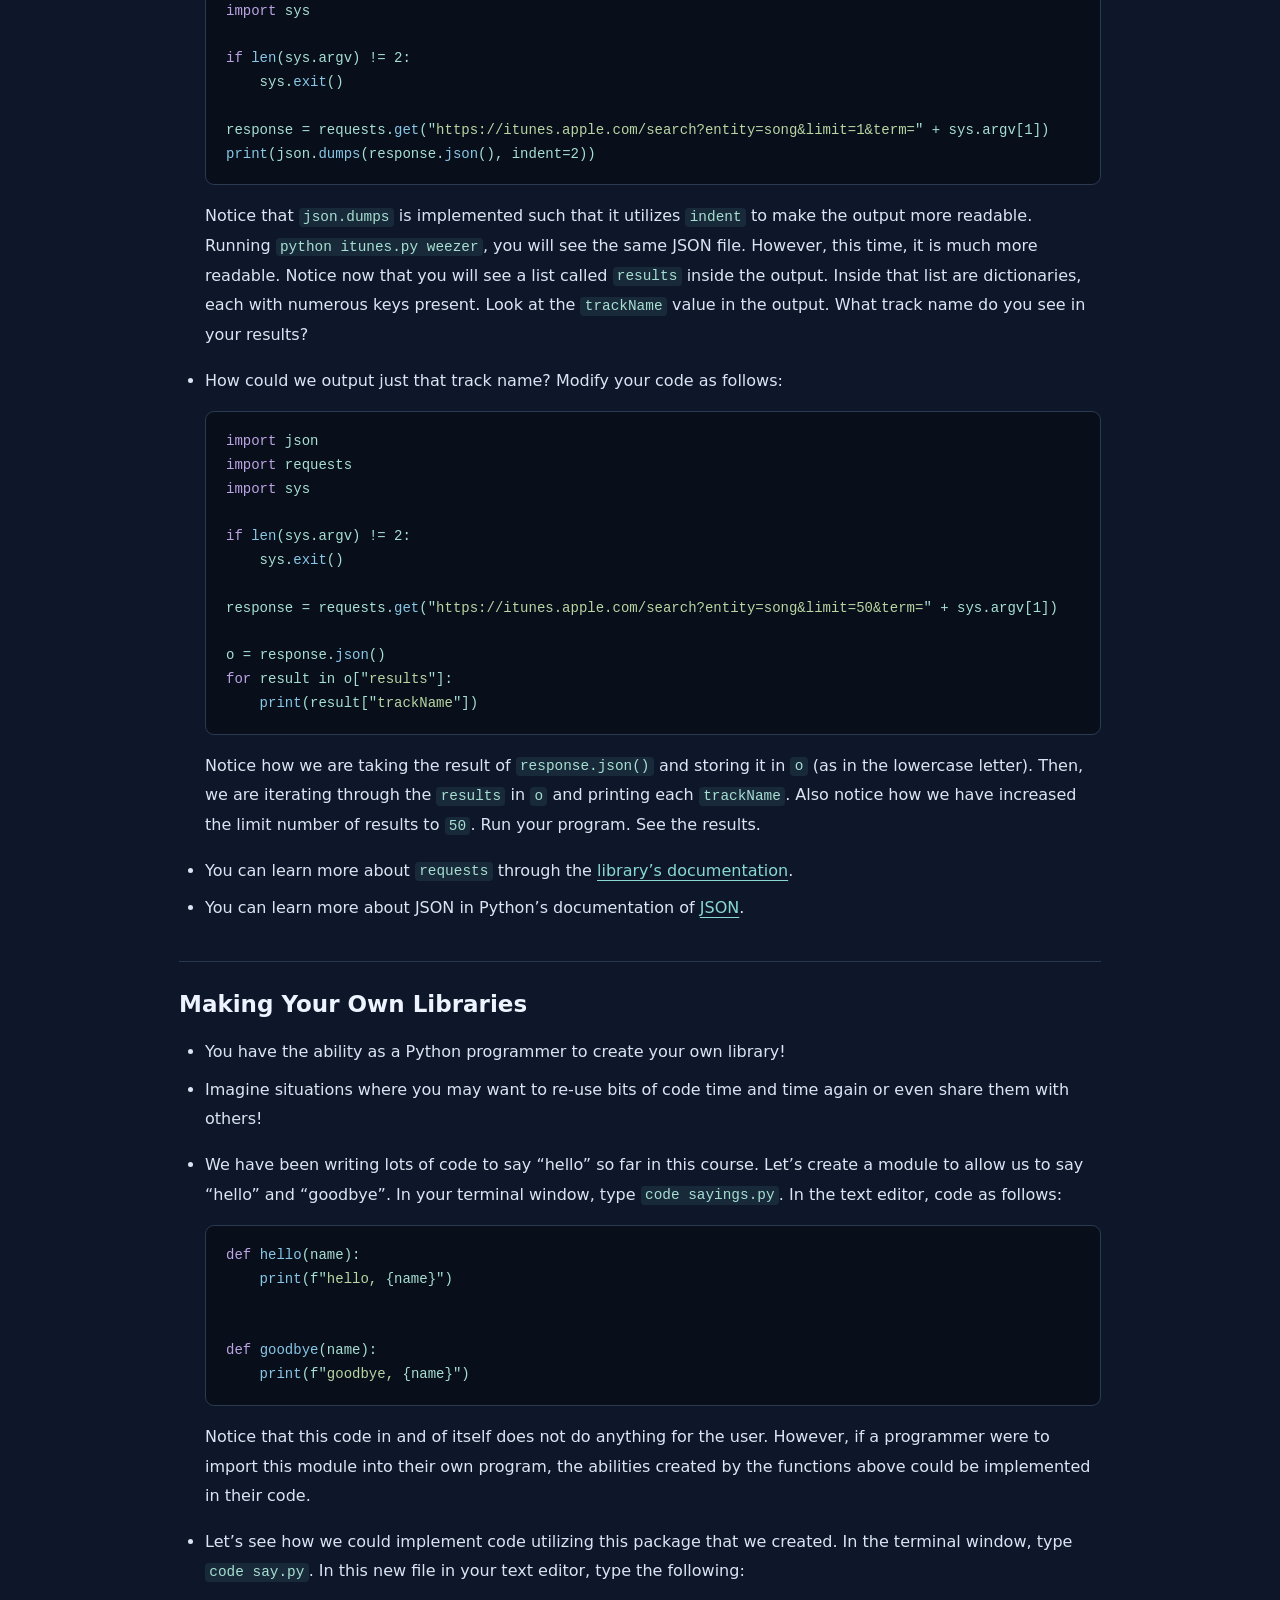
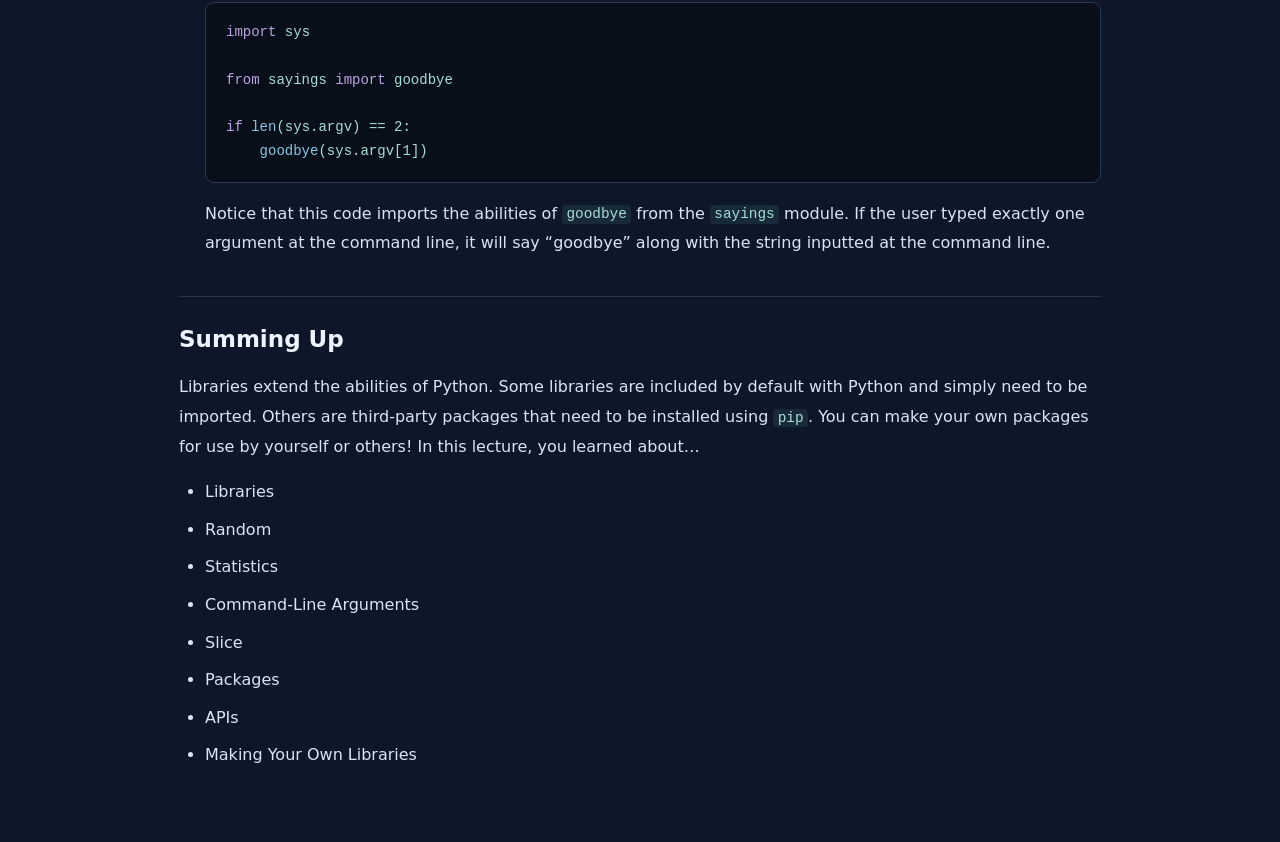
<file: official-notes/python-4.html>
<!doctype html><html lang="en"><head><meta charset="utf-8"><meta name="viewport" content="width=device-width,initial-scale=1"><meta http-equiv="Content-Security-Policy" content="default-src 'none'; style-src 'self'; img-src https:; base-uri 'none'; form-action 'none'"><title>Libraries · CS50 official notes</title><link rel="stylesheet" href="reader.css?v=20261109"></head><body><header class="credit"><div class="eyebrow">CS50 / OFFICIAL LECTURE NOTES</div><p>CS50 · Harvard University · David J. Malan<br><a href="https://cs50.harvard.edu/python/notes/4/" target="_blank" rel="noopener noreferrer">官方原文 ↗</a> · <a href="https://creativecommons.org/licenses/by-nc-sa/4.0/" target="_blank" rel="noopener noreferrer">CC BY-NC-SA 4.0</a> · 阅读副本 2026-11-09</p><p>保留官方英文正文；调整排版、移除站点导航及脚本、转换相对链接。未翻译正文；本阅读副本同样采用 CC BY-NC-SA 4.0。非官方站点，不代表课程方背书。</p></header><main>

                    <h1 class="no_toc" id="lecture-4">Lecture 4</h1>

<ul id="markdown-toc">
  <li><a href="#libraries" id="markdown-toc-libraries">Libraries</a></li>
  <li><a href="#random" id="markdown-toc-random">Random</a></li>
  <li><a href="#statistics" id="markdown-toc-statistics">Statistics</a></li>
  <li><a href="#command-line-arguments" id="markdown-toc-command-line-arguments">Command-Line Arguments</a></li>
  <li><a href="#slice" id="markdown-toc-slice"><code class="language-plaintext highlighter-rouge">slice</code></a></li>
  <li><a href="#packages" id="markdown-toc-packages">Packages</a></li>
  <li><a href="#apis" id="markdown-toc-apis">APIs</a></li>
  <li><a href="#making-your-own-libraries" id="markdown-toc-making-your-own-libraries">Making Your Own Libraries</a></li>
  <li><a href="#summing-up" id="markdown-toc-summing-up">Summing Up</a></li>
</ul>

<h2 id="libraries">Libraries</h2>

<ul>
  <li>Generally, libraries are bits of code written by you or others that you can use in your program.</li>
  <li>Python allows you to share functions or features with others as “modules”.</li>
  <li>If you copy and paste code from an old project, chances are you can create such a module or library that you could bring into your new project.</li>
</ul>

<h2 id="random">Random</h2>
<ul>
  <li>
<code class="language-plaintext highlighter-rouge">random</code> is a library that comes with Python that you could import into your own project.</li>
  <li>It’s easier as a coder to stand on the shoulders of prior coders.</li>
  <li>So, how do you load a module into your own program? You can use the word <code class="language-plaintext highlighter-rouge">import</code> in your program.</li>
  <li>Inside the <code class="language-plaintext highlighter-rouge">random</code> module, there is a built-in function called <code class="language-plaintext highlighter-rouge">random.choice(seq)</code>. <code class="language-plaintext highlighter-rouge">random</code> is the module you are importing. Inside that module, there is the <code class="language-plaintext highlighter-rouge">choice</code> function. That function takes into it a <code class="language-plaintext highlighter-rouge">seq</code> or sequence that is a list.</li>
  <li>
    <p>In your terminal window type <code class="language-plaintext highlighter-rouge">code generate.py</code>. In your text editor, code as follows:</p>

    <div class="language-py highlighter-rouge">
<div class="highlight"><pre class="highlight"><code><span class="kn">import</span> <span class="n">random</span>

<span class="n">coin</span> <span class="o">=</span> <span class="n">random</span><span class="p">.</span><span class="nf">choice</span><span class="p">([</span><span class="sh">&quot;</span><span class="s">heads</span><span class="sh">&quot;</span><span class="p">,</span> <span class="sh">&quot;</span><span class="s">tails</span><span class="sh">&quot;</span><span class="p">])</span>
<span class="nf">print</span><span class="p">(</span><span class="n">coin</span><span class="p">)</span>
</code></pre></div>    </div>
    <p>Notice that the list within <code class="language-plaintext highlighter-rouge">choice</code> has square brackets, quotes, and a comma. Since you have passed in two items, Python does the math and gives a 50% chance for heads and tails. Running your code, you will notice that this code, indeed, does function well!</p>
  </li>
  <li>
    <p>We can improve our code. <code class="language-plaintext highlighter-rouge">from</code> allows us to be very specific about what we’d like to import. Prior, our <code class="language-plaintext highlighter-rouge">import</code> line of code is bringing the entire contents of the functions of <code class="language-plaintext highlighter-rouge">random</code>. However, what if we want to only load a small part of a module? Modify your code as follows:</p>

    <div class="language-py highlighter-rouge">
<div class="highlight"><pre class="highlight"><code><span class="kn">from</span> <span class="n">random</span> <span class="kn">import</span> <span class="n">choice</span>

<span class="n">coin</span> <span class="o">=</span> <span class="nf">choice</span><span class="p">([</span><span class="sh">&quot;</span><span class="s">heads</span><span class="sh">&quot;</span><span class="p">,</span> <span class="sh">&quot;</span><span class="s">tails</span><span class="sh">&quot;</span><span class="p">])</span>
<span class="nf">print</span><span class="p">(</span><span class="n">coin</span><span class="p">)</span>
</code></pre></div>    </div>
    <p>Notice that we now can import just the <code class="language-plaintext highlighter-rouge">choice</code> function of <code class="language-plaintext highlighter-rouge">random</code>. From that point forward, we no longer need to code <code class="language-plaintext highlighter-rouge">random.choice</code>. We can now simply code <code class="language-plaintext highlighter-rouge">choice</code> alone. <code class="language-plaintext highlighter-rouge">choice</code> is loaded explicitly into our program, making our code shorter and more readable!</p>
  </li>
  <li>
    <p>Moving on, consider the function <code class="language-plaintext highlighter-rouge">random.randint(a, b)</code>. This function will generate a random number between <code class="language-plaintext highlighter-rouge">a</code> and <code class="language-plaintext highlighter-rouge">b</code>. Modify your code as follows:</p>

    <div class="language-py highlighter-rouge">
<div class="highlight"><pre class="highlight"><code><span class="kn">import</span> <span class="n">random</span>

<span class="n">number</span> <span class="o">=</span> <span class="n">random</span><span class="p">.</span><span class="nf">randint</span><span class="p">(</span><span class="mi">1</span><span class="p">,</span> <span class="mi">10</span><span class="p">)</span>
<span class="nf">print</span><span class="p">(</span><span class="n">number</span><span class="p">)</span>
</code></pre></div>    </div>
    <p>Notice that our code will randomly generate a number between <code class="language-plaintext highlighter-rouge">1</code> and <code class="language-plaintext highlighter-rouge">10</code>.</p>
  </li>
  <li>
    <p>We can introduce the function <code class="language-plaintext highlighter-rouge">random.shuffle(x)</code>, which shuffles a list into a random order.</p>

    <div class="language-py highlighter-rouge">
<div class="highlight"><pre class="highlight"><code><span class="kn">import</span> <span class="n">random</span>

<span class="n">cards</span> <span class="o">=</span> <span class="p">[</span><span class="sh">&quot;</span><span class="s">jack</span><span class="sh">&quot;</span><span class="p">,</span> <span class="sh">&quot;</span><span class="s">queen</span><span class="sh">&quot;</span><span class="p">,</span> <span class="sh">&quot;</span><span class="s">king</span><span class="sh">&quot;</span><span class="p">]</span>
<span class="n">random</span><span class="p">.</span><span class="nf">shuffle</span><span class="p">(</span><span class="n">cards</span><span class="p">)</span>
<span class="k">for</span> <span class="n">card</span> <span class="ow">in</span> <span class="n">cards</span><span class="p">:</span>
    <span class="nf">print</span><span class="p">(</span><span class="n">card</span><span class="p">)</span>
</code></pre></div>    </div>
    <p>Notice that <code class="language-plaintext highlighter-rouge">random.shuffle</code> will shuffle the cards in place. Unlike other functions, it will not return a value. Instead, it will take the <code class="language-plaintext highlighter-rouge">cards</code> list and shuffle them inside that list. Run your code a few times to see the code functioning.</p>
  </li>
  <li>
    <p>We now have these three ways above to generate random information.</p>
  </li>
  <li>You can learn more in Python’s documentation of <a href="https://docs.python.org/3/library/random.html" target="_blank" rel="noopener noreferrer"><code class="language-plaintext highlighter-rouge">random</code></a>.</li>
</ul>

<h2 id="statistics">Statistics</h2>

<ul>
  <li>Python comes with a built-in <code class="language-plaintext highlighter-rouge">statistics</code> library. How might we use this module?</li>
  <li>
    <p><code class="language-plaintext highlighter-rouge">mean</code> is a function of this library that is quite useful. In your terminal window, type <code class="language-plaintext highlighter-rouge">code average.py</code>. In the text editor window, modify your code as follows:</p>

    <div class="language-py highlighter-rouge">
<div class="highlight"><pre class="highlight"><code><span class="kn">import</span> <span class="n">statistics</span>

<span class="nf">print</span><span class="p">(</span><span class="n">statistics</span><span class="p">.</span><span class="nf">mean</span><span class="p">([</span><span class="mi">100</span><span class="p">,</span> <span class="mi">90</span><span class="p">]))</span>
</code></pre></div>    </div>
    <p>Notice that we imported a different library called <code class="language-plaintext highlighter-rouge">statistics</code>. The <code class="language-plaintext highlighter-rouge">mean</code> function takes a list of values. This will print the average of these values. In your terminal window, type <code class="language-plaintext highlighter-rouge">python average.py</code>.</p>
  </li>
  <li>Consider the possibilities of using the <code class="language-plaintext highlighter-rouge">statistics</code> module in your own programs.</li>
  <li>You can learn more in Python’s documentation of <a href="https://docs.python.org/3/library/statistics.html" target="_blank" rel="noopener noreferrer"><code class="language-plaintext highlighter-rouge">statistics</code></a>.</li>
</ul>

<h2 id="command-line-arguments">Command-Line Arguments</h2>
<ul>
  <li>So far, we have been providing all values within the program that we have created. What if we wanted to be able to take input from the command-line? For example, rather than typing <code class="language-plaintext highlighter-rouge">python average.py</code> in the terminal, what if we wanted to be able to type <code class="language-plaintext highlighter-rouge">python average.py 100 90</code> and be able to get the average between <code class="language-plaintext highlighter-rouge">100</code> and <code class="language-plaintext highlighter-rouge">90</code>?</li>
  <li>
<code class="language-plaintext highlighter-rouge">sys</code> is a module that allows us to take arguments at the command line.</li>
  <li>
<code class="language-plaintext highlighter-rouge">argv</code> is a list within the <code class="language-plaintext highlighter-rouge">sys</code> module that records what the user typed on the command line.</li>
  <li>
    <p>Notice how you will see <code class="language-plaintext highlighter-rouge">sys.argv</code> utilized in the code below. In the terminal window, type <code class="language-plaintext highlighter-rouge">code name.py</code>. In the text editor, code as follows:</p>

    <div class="language-py highlighter-rouge">
<div class="highlight"><pre class="highlight"><code><span class="kn">import</span> <span class="n">sys</span>

<span class="nf">print</span><span class="p">(</span><span class="sh">&quot;</span><span class="s">hello, my name is</span><span class="sh">&quot;</span><span class="p">,</span> <span class="n">sys</span><span class="p">.</span><span class="n">argv</span><span class="p">[</span><span class="mi">1</span><span class="p">])</span>
</code></pre></div>    </div>
    <p>Notice that the program is going to look at what the user typed in the command line. Currently, if you type <code class="language-plaintext highlighter-rouge">python name.py David</code> into the terminal window, you will see <code class="language-plaintext highlighter-rouge">hello, my name is David</code>. Notice that <code class="language-plaintext highlighter-rouge">sys.argv[1]</code> is where <code class="language-plaintext highlighter-rouge">David</code> is being stored. Why is that? Well, in prior lessons, you might remember that lists start at the <code class="language-plaintext highlighter-rouge">0</code>th element. What do you think is held currently in <code class="language-plaintext highlighter-rouge">sys.argv[0]</code>? If you guessed <code class="language-plaintext highlighter-rouge">name.py</code>, you would be correct!</p>
  </li>
  <li>
    <p>There is a small problem with our program as it stands. What if the user does not type in the name at the command line? Try it yourself. Type <code class="language-plaintext highlighter-rouge">python name.py</code> into the terminal window. An error <code class="language-plaintext highlighter-rouge">list index out of range</code> will be presented by the interpreter. The reason for this is that there is nothing at <code class="language-plaintext highlighter-rouge">sys.argv[1]</code> because nothing was typed! Here’s how we can protect our program from this type of error:</p>

    <div class="language-py highlighter-rouge">
<div class="highlight"><pre class="highlight"><code><span class="kn">import</span> <span class="n">sys</span>

<span class="k">try</span><span class="p">:</span>
    <span class="nf">print</span><span class="p">(</span><span class="sh">&quot;</span><span class="s">hello, my name is</span><span class="sh">&quot;</span><span class="p">,</span> <span class="n">sys</span><span class="p">.</span><span class="n">argv</span><span class="p">[</span><span class="mi">1</span><span class="p">])</span>
<span class="k">except</span> <span class="nb">IndexError</span><span class="p">:</span>
    <span class="nf">print</span><span class="p">(</span><span class="sh">&quot;</span><span class="s">Too few arguments</span><span class="sh">&quot;</span><span class="p">)</span>
</code></pre></div>    </div>
    <p>Notice that the user will now be prompted with a useful hint about how to make the program work if they forget to type in a name. However, could we be more defensive to ensure the user inputs the right values?</p>
  </li>
  <li>
    <p>Our program can be improved as follows:</p>

    <div class="language-py highlighter-rouge">
<div class="highlight"><pre class="highlight"><code><span class="kn">import</span> <span class="n">sys</span>

<span class="k">if</span> <span class="nf">len</span><span class="p">(</span><span class="n">sys</span><span class="p">.</span><span class="n">argv</span><span class="p">)</span> <span class="o">&lt;</span> <span class="mi">2</span><span class="p">:</span>
    <span class="nf">print</span><span class="p">(</span><span class="sh">&quot;</span><span class="s">Too few arguments</span><span class="sh">&quot;</span><span class="p">)</span>
<span class="k">elif</span> <span class="nf">len</span><span class="p">(</span><span class="n">sys</span><span class="p">.</span><span class="n">argv</span><span class="p">)</span> <span class="o">&gt;</span> <span class="mi">2</span><span class="p">:</span>
    <span class="nf">print</span><span class="p">(</span><span class="sh">&quot;</span><span class="s">Too many arguments</span><span class="sh">&quot;</span><span class="p">)</span>
<span class="k">else</span><span class="p">:</span>
    <span class="nf">print</span><span class="p">(</span><span class="sh">&quot;</span><span class="s">hello, my name is</span><span class="sh">&quot;</span><span class="p">,</span> <span class="n">sys</span><span class="p">.</span><span class="n">argv</span><span class="p">[</span><span class="mi">1</span><span class="p">])</span>
</code></pre></div>    </div>
    <p>Notice how if you test your code, you will see how these cases are handled, providing the user with more refined advice. Even if the user types in too many or too few arguments, the user is provided clear instructions about how to fix the issue.</p>
  </li>
  <li>
    <p>Right now, our code is logically correct. However, there is something very nice about keeping our error checking separate from the remainder of our code. How could we separate out our error handling? Modify your code as follows:</p>

    <div class="language-py highlighter-rouge">
<div class="highlight"><pre class="highlight"><code><span class="kn">import</span> <span class="n">sys</span>

<span class="k">if</span> <span class="nf">len</span><span class="p">(</span><span class="n">sys</span><span class="p">.</span><span class="n">argv</span><span class="p">)</span> <span class="o">&lt;</span> <span class="mi">2</span><span class="p">:</span>
    <span class="n">sys</span><span class="p">.</span><span class="nf">exit</span><span class="p">(</span><span class="sh">&quot;</span><span class="s">Too few arguments</span><span class="sh">&quot;</span><span class="p">)</span>
<span class="k">elif</span> <span class="nf">len</span><span class="p">(</span><span class="n">sys</span><span class="p">.</span><span class="n">argv</span><span class="p">)</span> <span class="o">&gt;</span> <span class="mi">2</span><span class="p">:</span>
    <span class="n">sys</span><span class="p">.</span><span class="nf">exit</span><span class="p">(</span><span class="sh">&quot;</span><span class="s">Too many arguments</span><span class="sh">&quot;</span><span class="p">)</span>

<span class="nf">print</span><span class="p">(</span><span class="sh">&quot;</span><span class="s">hello, my name is</span><span class="sh">&quot;</span><span class="p">,</span> <span class="n">sys</span><span class="p">.</span><span class="n">argv</span><span class="p">[</span><span class="mi">1</span><span class="p">])</span>
</code></pre></div>    </div>
    <p>Notice how we are using a built-in function of <code class="language-plaintext highlighter-rouge">sys</code> called <code class="language-plaintext highlighter-rouge">exit</code> that allows us to exit the program if an error was introduced by the user. We can rest assured now that the program will never execute the final line of code and trigger an error. Therefore, <code class="language-plaintext highlighter-rouge">sys.argv</code> provides a way by which users can introduce information from the command line. <code class="language-plaintext highlighter-rouge">sys.exit</code> provides a means by which the program can exit if an error arises.</p>
  </li>
  <li>You can learn more in Python’s documentation of <a href="https://docs.python.org/3/library/sys.html" target="_blank" rel="noopener noreferrer"><code class="language-plaintext highlighter-rouge">sys</code></a>.</li>
</ul>

<h2 id="slice"><code class="language-plaintext highlighter-rouge">slice</code></h2>
<ul>
  <li>
    <p><code class="language-plaintext highlighter-rouge">slice</code> is a command that allows us to take a <code class="language-plaintext highlighter-rouge">list</code> and tell the interpreter where we want the interpreter to consider the start of the <code class="language-plaintext highlighter-rouge">list</code> and the end of the <code class="language-plaintext highlighter-rouge">list</code>. For example, modify your code as follows:</p>

    <div class="language-py highlighter-rouge">
<div class="highlight"><pre class="highlight"><code><span class="kn">import</span> <span class="n">sys</span>

<span class="k">if</span> <span class="nf">len</span><span class="p">(</span><span class="n">sys</span><span class="p">.</span><span class="n">argv</span><span class="p">)</span> <span class="o">&lt;</span> <span class="mi">2</span><span class="p">:</span>
    <span class="n">sys</span><span class="p">.</span><span class="nf">exit</span><span class="p">(</span><span class="sh">&quot;</span><span class="s">Too few arguments</span><span class="sh">&quot;</span><span class="p">)</span>

<span class="k">for</span> <span class="n">arg</span> <span class="ow">in</span> <span class="n">sys</span><span class="p">.</span><span class="n">argv</span><span class="p">:</span>
    <span class="nf">print</span><span class="p">(</span><span class="sh">&quot;</span><span class="s">hello, my name is</span><span class="sh">&quot;</span><span class="p">,</span> <span class="n">arg</span><span class="p">)</span>
</code></pre></div>    </div>
    <p>Notice that if you type <code class="language-plaintext highlighter-rouge">python name.py David Carter Rongxin</code> into the terminal window, the interpreter will output not just the intended output of the names, but also <code class="language-plaintext highlighter-rouge">hello, my name is name.py</code>. How then could we ensure that the interpreter ignores the first element of the list where <code class="language-plaintext highlighter-rouge">name.py</code> is currently being stored?</p>
  </li>
  <li>
    <p><code class="language-plaintext highlighter-rouge">slice</code> can be employed in our code to start the list somewhere different! Modify your code as follows:</p>

    <div class="language-py highlighter-rouge">
<div class="highlight"><pre class="highlight"><code><span class="kn">import</span> <span class="n">sys</span>

<span class="k">if</span> <span class="nf">len</span><span class="p">(</span><span class="n">sys</span><span class="p">.</span><span class="n">argv</span><span class="p">)</span> <span class="o">&lt;</span> <span class="mi">2</span><span class="p">:</span>
    <span class="n">sys</span><span class="p">.</span><span class="nf">exit</span><span class="p">(</span><span class="sh">&quot;</span><span class="s">Too few arguments</span><span class="sh">&quot;</span><span class="p">)</span>

<span class="k">for</span> <span class="n">arg</span> <span class="ow">in</span> <span class="n">sys</span><span class="p">.</span><span class="n">argv</span><span class="p">[</span><span class="mi">1</span><span class="p">:]:</span>
    <span class="nf">print</span><span class="p">(</span><span class="sh">&quot;</span><span class="s">hello, my name is</span><span class="sh">&quot;</span><span class="p">,</span> <span class="n">arg</span><span class="p">)</span>
</code></pre></div>    </div>
    <p>Notice that rather than starting the list at <code class="language-plaintext highlighter-rouge">0</code>, we use square brackets to tell the interpreter to start at <code class="language-plaintext highlighter-rouge">1</code> and go to the end using the <code class="language-plaintext highlighter-rouge">1:</code> argument. Running this code, you’ll notice that we can improve our code using relatively simple syntax.</p>
  </li>
</ul>

<h2 id="packages">Packages</h2>
<ul>
  <li>One of the reasons Python is so popular is that there are numerous powerful third-party libraries that add functionality. We call these third-party libraries, implemented as a folder, “packages”.</li>
  <li>PyPI is a repository or directory of all third-party packages currently available.</li>
  <li>
<code class="language-plaintext highlighter-rouge">cowsay</code> is a well-known package that allows a cow to talk to the user.</li>
  <li>Python has a package manager called <code class="language-plaintext highlighter-rouge">pip</code> that allows you to install packages quickly onto your system.</li>
  <li>In the terminal window, you can install the <code class="language-plaintext highlighter-rouge">cowsay</code> package by typing <code class="language-plaintext highlighter-rouge">pip install cowsay</code>. After a bit of output, you can now go about using this package in your code.</li>
  <li>
    <p>In your terminal window type <code class="language-plaintext highlighter-rouge">code say.py</code>. In the text editor, code as follows:</p>

    <div class="language-py highlighter-rouge">
<div class="highlight"><pre class="highlight"><code><span class="kn">import</span> <span class="n">cowsay</span>
<span class="kn">import</span> <span class="n">sys</span>

<span class="k">if</span> <span class="nf">len</span><span class="p">(</span><span class="n">sys</span><span class="p">.</span><span class="n">argv</span><span class="p">)</span> <span class="o">==</span> <span class="mi">2</span><span class="p">:</span>
    <span class="n">cowsay</span><span class="p">.</span><span class="nf">cow</span><span class="p">(</span><span class="sh">&quot;</span><span class="s">hello, </span><span class="sh">&quot;</span> <span class="o">+</span> <span class="n">sys</span><span class="p">.</span><span class="n">argv</span><span class="p">[</span><span class="mi">1</span><span class="p">])</span>
</code></pre></div>    </div>
    <p>Notice that the program first checks that the user typed exactly one argument at the command line (such that <code class="language-plaintext highlighter-rouge">sys.argv</code> contains exactly two items: the program’s name and that argument). Then, the cow should speak to the user. Type <code class="language-plaintext highlighter-rouge">python say.py David</code> and you’ll see a cow saying “hello” to David.</p>
  </li>
  <li>
    <p>Further modify your code:</p>

    <div class="language-py highlighter-rouge">
<div class="highlight"><pre class="highlight"><code><span class="kn">import</span> <span class="n">cowsay</span>
<span class="kn">import</span> <span class="n">sys</span>

<span class="k">if</span> <span class="nf">len</span><span class="p">(</span><span class="n">sys</span><span class="p">.</span><span class="n">argv</span><span class="p">)</span> <span class="o">==</span> <span class="mi">2</span><span class="p">:</span>
    <span class="n">cowsay</span><span class="p">.</span><span class="nf">trex</span><span class="p">(</span><span class="sh">&quot;</span><span class="s">hello, </span><span class="sh">&quot;</span> <span class="o">+</span> <span class="n">sys</span><span class="p">.</span><span class="n">argv</span><span class="p">[</span><span class="mi">1</span><span class="p">])</span>
</code></pre></div>    </div>
    <p>Notice that a t-rex is now saying “hello”.</p>
  </li>
  <li>You now can see how you could install third-party packages.</li>
  <li>You can learn more on PyPI’s entry for <a href="https://pypi.org/project/cowsay/" target="_blank" rel="noopener noreferrer"><code class="language-plaintext highlighter-rouge">cowsay</code></a>.</li>
  <li>You can find other third-party packages at <a href="https://pypi.org/" target="_blank" rel="noopener noreferrer">PyPI</a>.</li>
</ul>

<h2 id="apis">APIs</h2>
<ul>
  <li>APIs or “application programming interfaces” allow you to connect to the code of others.</li>
  <li>
<code class="language-plaintext highlighter-rouge">requests</code> is a package that allows your program to behave as a web browser would.</li>
  <li>In your terminal, type <code class="language-plaintext highlighter-rouge">pip install requests</code>. Then, type <code class="language-plaintext highlighter-rouge">code itunes.py</code>.</li>
  <li>It turns out that Apple iTunes has its own API that you can access in your programs. In your internet browser, you can visit <a href="https://itunes.apple.com/search?entity=song&amp;limit=1&amp;term=weezer" target="_blank" rel="noopener noreferrer">https://itunes.apple.com/search?entity=song&amp;limit=1&amp;term=weezer</a> and a text file will be downloaded. David constructed this URL by reading Apple’s API documentation. Notice how this query is looking for a <code class="language-plaintext highlighter-rouge">song</code>, with a <code class="language-plaintext highlighter-rouge">limit</code> of one result, that relates to the <code class="language-plaintext highlighter-rouge">term</code> called <code class="language-plaintext highlighter-rouge">weezer</code>. Looking at this text file that is downloaded, you might find the format to be similar to that we’ve programmed previously in Python.</li>
  <li>The format in the downloaded text file is called JSON, a text-based format that is used to exchange data between applications. Literally, Apple is providing a JSON file that we could interpret in our own Python program.</li>
  <li>
    <p>In the text editor, code as follows:</p>

    <div class="language-py highlighter-rouge">
<div class="highlight"><pre class="highlight"><code><span class="kn">import</span> <span class="n">requests</span>
<span class="kn">import</span> <span class="n">sys</span>

<span class="k">if</span> <span class="nf">len</span><span class="p">(</span><span class="n">sys</span><span class="p">.</span><span class="n">argv</span><span class="p">)</span> <span class="o">!=</span> <span class="mi">2</span><span class="p">:</span>
    <span class="n">sys</span><span class="p">.</span><span class="nf">exit</span><span class="p">()</span>

<span class="n">response</span> <span class="o">=</span> <span class="n">requests</span><span class="p">.</span><span class="nf">get</span><span class="p">(</span><span class="sh">&quot;</span><span class="s">https://itunes.apple.com/search?entity=song&amp;limit=1&amp;term=</span><span class="sh">&quot;</span> <span class="o">+</span> <span class="n">sys</span><span class="p">.</span><span class="n">argv</span><span class="p">[</span><span class="mi">1</span><span class="p">])</span>
<span class="nf">print</span><span class="p">(</span><span class="n">response</span><span class="p">.</span><span class="nf">json</span><span class="p">())</span>
</code></pre></div>    </div>
    <p>Notice how the returned value of <code class="language-plaintext highlighter-rouge">requests.get</code> will be stored in <code class="language-plaintext highlighter-rouge">response</code>. David, having read the Apple documentation about this API, knows that what is returned is a JSON file. Running <code class="language-plaintext highlighter-rouge">python itunes.py weezer</code>, you will see the JSON file returned by Apple. However, the JSON response is converted by Python into a dictionary. Looking at the output, it can be quite dizzying!</p>
  </li>
  <li>
    <p>It turns out that Python has a built-in JSON library that can help us interpret the data received. Modify your code as follows:</p>

    <div class="language-py highlighter-rouge">
<div class="highlight"><pre class="highlight"><code><span class="kn">import</span> <span class="n">json</span>
<span class="kn">import</span> <span class="n">requests</span>
<span class="kn">import</span> <span class="n">sys</span>

<span class="k">if</span> <span class="nf">len</span><span class="p">(</span><span class="n">sys</span><span class="p">.</span><span class="n">argv</span><span class="p">)</span> <span class="o">!=</span> <span class="mi">2</span><span class="p">:</span>
    <span class="n">sys</span><span class="p">.</span><span class="nf">exit</span><span class="p">()</span>

<span class="n">response</span> <span class="o">=</span> <span class="n">requests</span><span class="p">.</span><span class="nf">get</span><span class="p">(</span><span class="sh">&quot;</span><span class="s">https://itunes.apple.com/search?entity=song&amp;limit=1&amp;term=</span><span class="sh">&quot;</span> <span class="o">+</span> <span class="n">sys</span><span class="p">.</span><span class="n">argv</span><span class="p">[</span><span class="mi">1</span><span class="p">])</span>
<span class="nf">print</span><span class="p">(</span><span class="n">json</span><span class="p">.</span><span class="nf">dumps</span><span class="p">(</span><span class="n">response</span><span class="p">.</span><span class="nf">json</span><span class="p">(),</span> <span class="n">indent</span><span class="o">=</span><span class="mi">2</span><span class="p">))</span>
</code></pre></div>    </div>
    <p>Notice that <code class="language-plaintext highlighter-rouge">json.dumps</code> is implemented such that it utilizes <code class="language-plaintext highlighter-rouge">indent</code> to make the output more readable. Running <code class="language-plaintext highlighter-rouge">python itunes.py weezer</code>, you will see the same JSON file. However, this time, it is much more readable. Notice now that you will see a list called <code class="language-plaintext highlighter-rouge">results</code> inside the output. Inside that list are dictionaries, each with numerous keys present. Look at the <code class="language-plaintext highlighter-rouge">trackName</code> value in the output. What track name do you see in your results?</p>
  </li>
  <li>
    <p>How could we output just that track name? Modify your code as follows:</p>

    <div class="language-py highlighter-rouge">
<div class="highlight"><pre class="highlight"><code><span class="kn">import</span> <span class="n">json</span>
<span class="kn">import</span> <span class="n">requests</span>
<span class="kn">import</span> <span class="n">sys</span>

<span class="k">if</span> <span class="nf">len</span><span class="p">(</span><span class="n">sys</span><span class="p">.</span><span class="n">argv</span><span class="p">)</span> <span class="o">!=</span> <span class="mi">2</span><span class="p">:</span>
    <span class="n">sys</span><span class="p">.</span><span class="nf">exit</span><span class="p">()</span>

<span class="n">response</span> <span class="o">=</span> <span class="n">requests</span><span class="p">.</span><span class="nf">get</span><span class="p">(</span><span class="sh">&quot;</span><span class="s">https://itunes.apple.com/search?entity=song&amp;limit=50&amp;term=</span><span class="sh">&quot;</span> <span class="o">+</span> <span class="n">sys</span><span class="p">.</span><span class="n">argv</span><span class="p">[</span><span class="mi">1</span><span class="p">])</span>

<span class="n">o</span> <span class="o">=</span> <span class="n">response</span><span class="p">.</span><span class="nf">json</span><span class="p">()</span>
<span class="k">for</span> <span class="n">result</span> <span class="ow">in</span> <span class="n">o</span><span class="p">[</span><span class="sh">&quot;</span><span class="s">results</span><span class="sh">&quot;</span><span class="p">]:</span>
    <span class="nf">print</span><span class="p">(</span><span class="n">result</span><span class="p">[</span><span class="sh">&quot;</span><span class="s">trackName</span><span class="sh">&quot;</span><span class="p">])</span>
</code></pre></div>    </div>
    <p>Notice how we are taking the result of <code class="language-plaintext highlighter-rouge">response.json()</code> and storing it in <code class="language-plaintext highlighter-rouge">o</code> (as in the lowercase letter). Then, we are iterating through the <code class="language-plaintext highlighter-rouge">results</code> in <code class="language-plaintext highlighter-rouge">o</code> and printing each <code class="language-plaintext highlighter-rouge">trackName</code>. Also notice how we have increased the limit number of results to <code class="language-plaintext highlighter-rouge">50</code>. Run your program. See the results.</p>
  </li>
  <li>You can learn more about <code class="language-plaintext highlighter-rouge">requests</code> through the <a href="https://docs.python-requests.org/" target="_blank" rel="noopener noreferrer">library’s documentation</a>.</li>
  <li>You can learn more about JSON in Python’s documentation of <a href="https://docs.python.org/3/library/json.html" target="_blank" rel="noopener noreferrer">JSON</a>.</li>
</ul>

<h2 id="making-your-own-libraries">Making Your Own Libraries</h2>
<ul>
  <li>You have the ability as a Python programmer to create your own library!</li>
  <li>Imagine situations where you may want to re-use bits of code time and time again or even share them with others!</li>
  <li>
    <p>We have been writing lots of code to say “hello” so far in this course. Let’s create a module to allow us to say “hello” and “goodbye”. In your terminal window, type <code class="language-plaintext highlighter-rouge">code sayings.py</code>. In the text editor, code as follows:</p>

    <div class="language-py highlighter-rouge">
<div class="highlight"><pre class="highlight"><code><span class="k">def</span> <span class="nf">hello</span><span class="p">(</span><span class="n">name</span><span class="p">):</span>
    <span class="nf">print</span><span class="p">(</span><span class="sa">f</span><span class="sh">&quot;</span><span class="s">hello, </span><span class="si">{</span><span class="n">name</span><span class="si">}</span><span class="sh">&quot;</span><span class="p">)</span>


<span class="k">def</span> <span class="nf">goodbye</span><span class="p">(</span><span class="n">name</span><span class="p">):</span>
    <span class="nf">print</span><span class="p">(</span><span class="sa">f</span><span class="sh">&quot;</span><span class="s">goodbye, </span><span class="si">{</span><span class="n">name</span><span class="si">}</span><span class="sh">&quot;</span><span class="p">)</span>
</code></pre></div>    </div>
    <p>Notice that this code in and of itself does not do anything for the user. However, if a programmer were to import this module into their own program, the abilities created by the functions above could be implemented in their code.</p>
  </li>
  <li>
    <p>Let’s see how we could implement code utilizing this package that we created. In the terminal window, type <code class="language-plaintext highlighter-rouge">code say.py</code>. In this new file in your text editor, type the following:</p>

    <div class="language-py highlighter-rouge">
<div class="highlight"><pre class="highlight"><code><span class="kn">import</span> <span class="n">sys</span>

<span class="kn">from</span> <span class="n">sayings</span> <span class="kn">import</span> <span class="n">goodbye</span>

<span class="k">if</span> <span class="nf">len</span><span class="p">(</span><span class="n">sys</span><span class="p">.</span><span class="n">argv</span><span class="p">)</span> <span class="o">==</span> <span class="mi">2</span><span class="p">:</span>
    <span class="nf">goodbye</span><span class="p">(</span><span class="n">sys</span><span class="p">.</span><span class="n">argv</span><span class="p">[</span><span class="mi">1</span><span class="p">])</span>
</code></pre></div>    </div>
    <p>Notice that this code imports the abilities of <code class="language-plaintext highlighter-rouge">goodbye</code> from the <code class="language-plaintext highlighter-rouge">sayings</code> module. If the user typed exactly one argument at the command line, it will say “goodbye” along with the string inputted at the command line.</p>
  </li>
</ul>

<h2 id="summing-up">Summing Up</h2>
<p>Libraries extend the abilities of Python. Some libraries are included by default with Python and simply need to be imported. Others are third-party packages that need to be installed using <code class="language-plaintext highlighter-rouge">pip</code>. You can make your own packages for use by yourself or others! In this lecture, you learned about…</p>

<ul>
  <li>Libraries</li>
  <li>Random</li>
  <li>Statistics</li>
  <li>Command-Line Arguments</li>
  <li>Slice</li>
  <li>Packages</li>
  <li>APIs</li>
  <li>Making Your Own Libraries</li>
</ul>


</main></body></html>
</file>
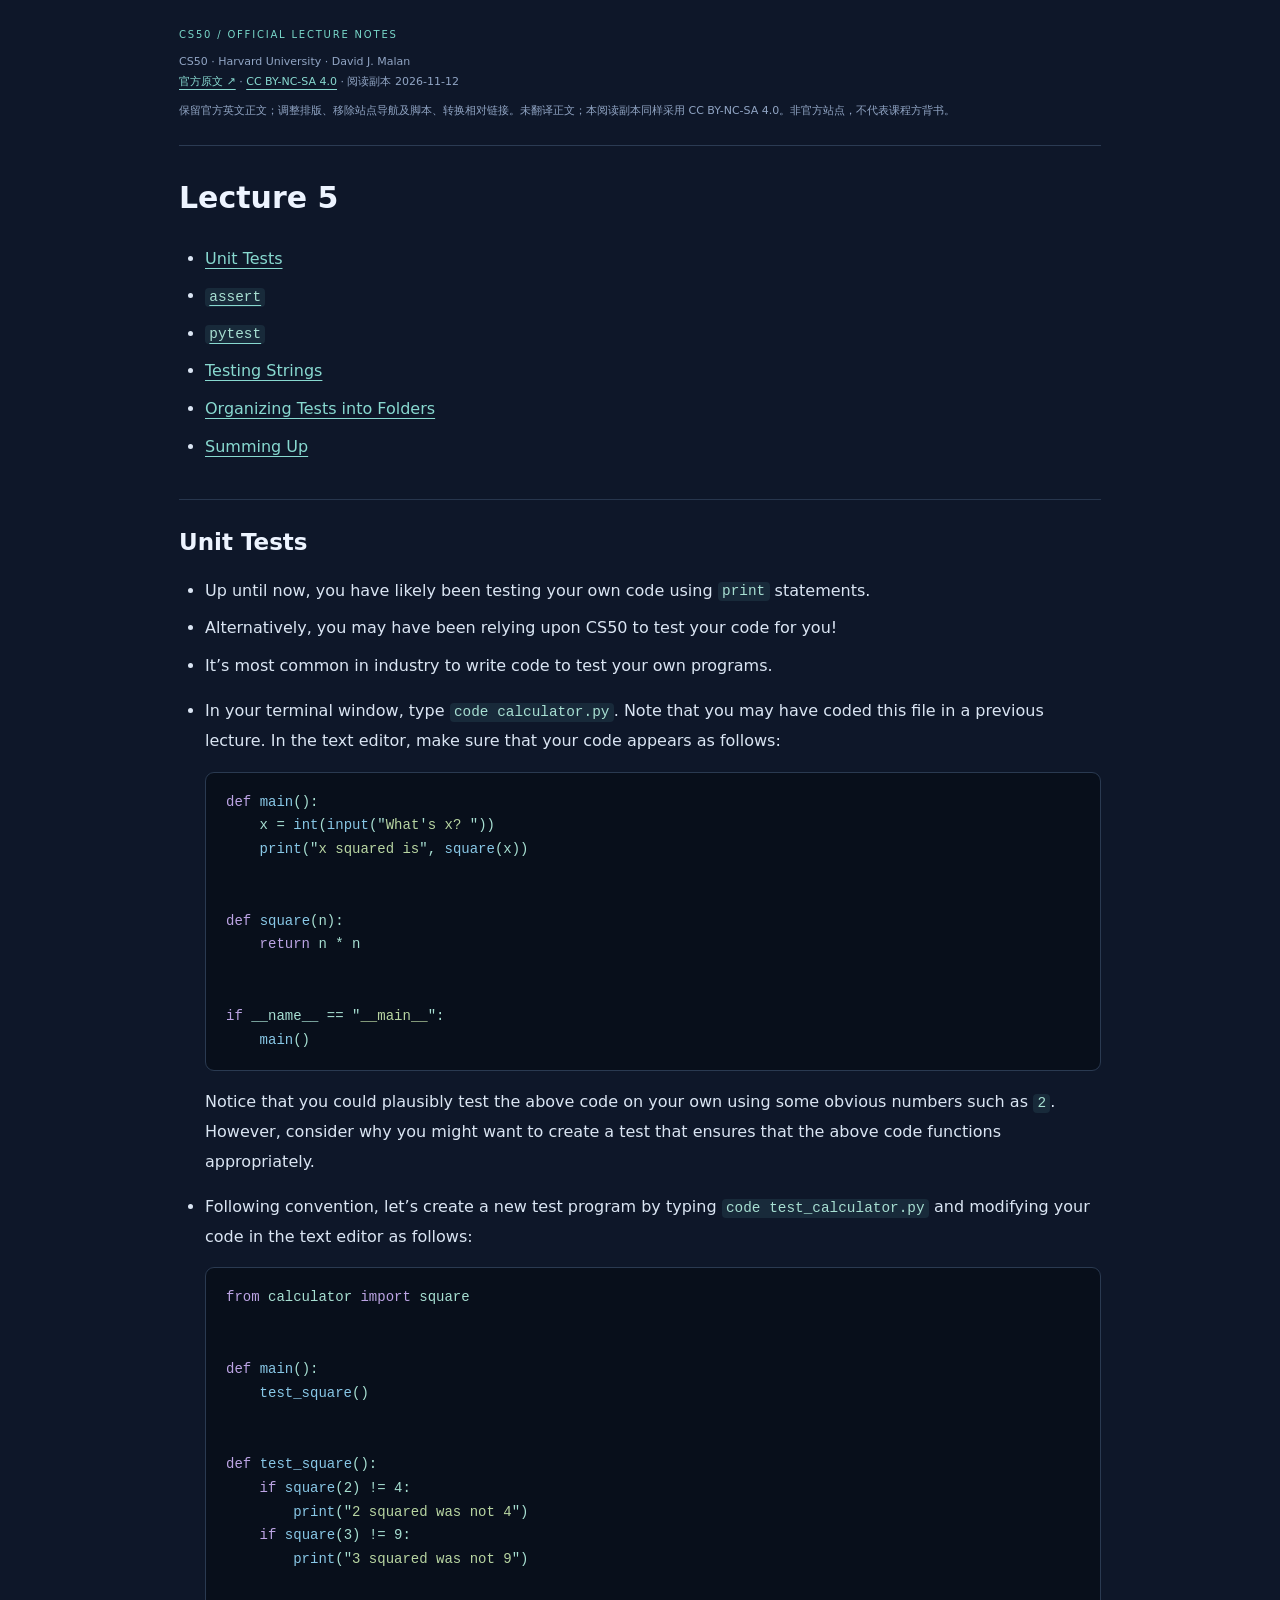
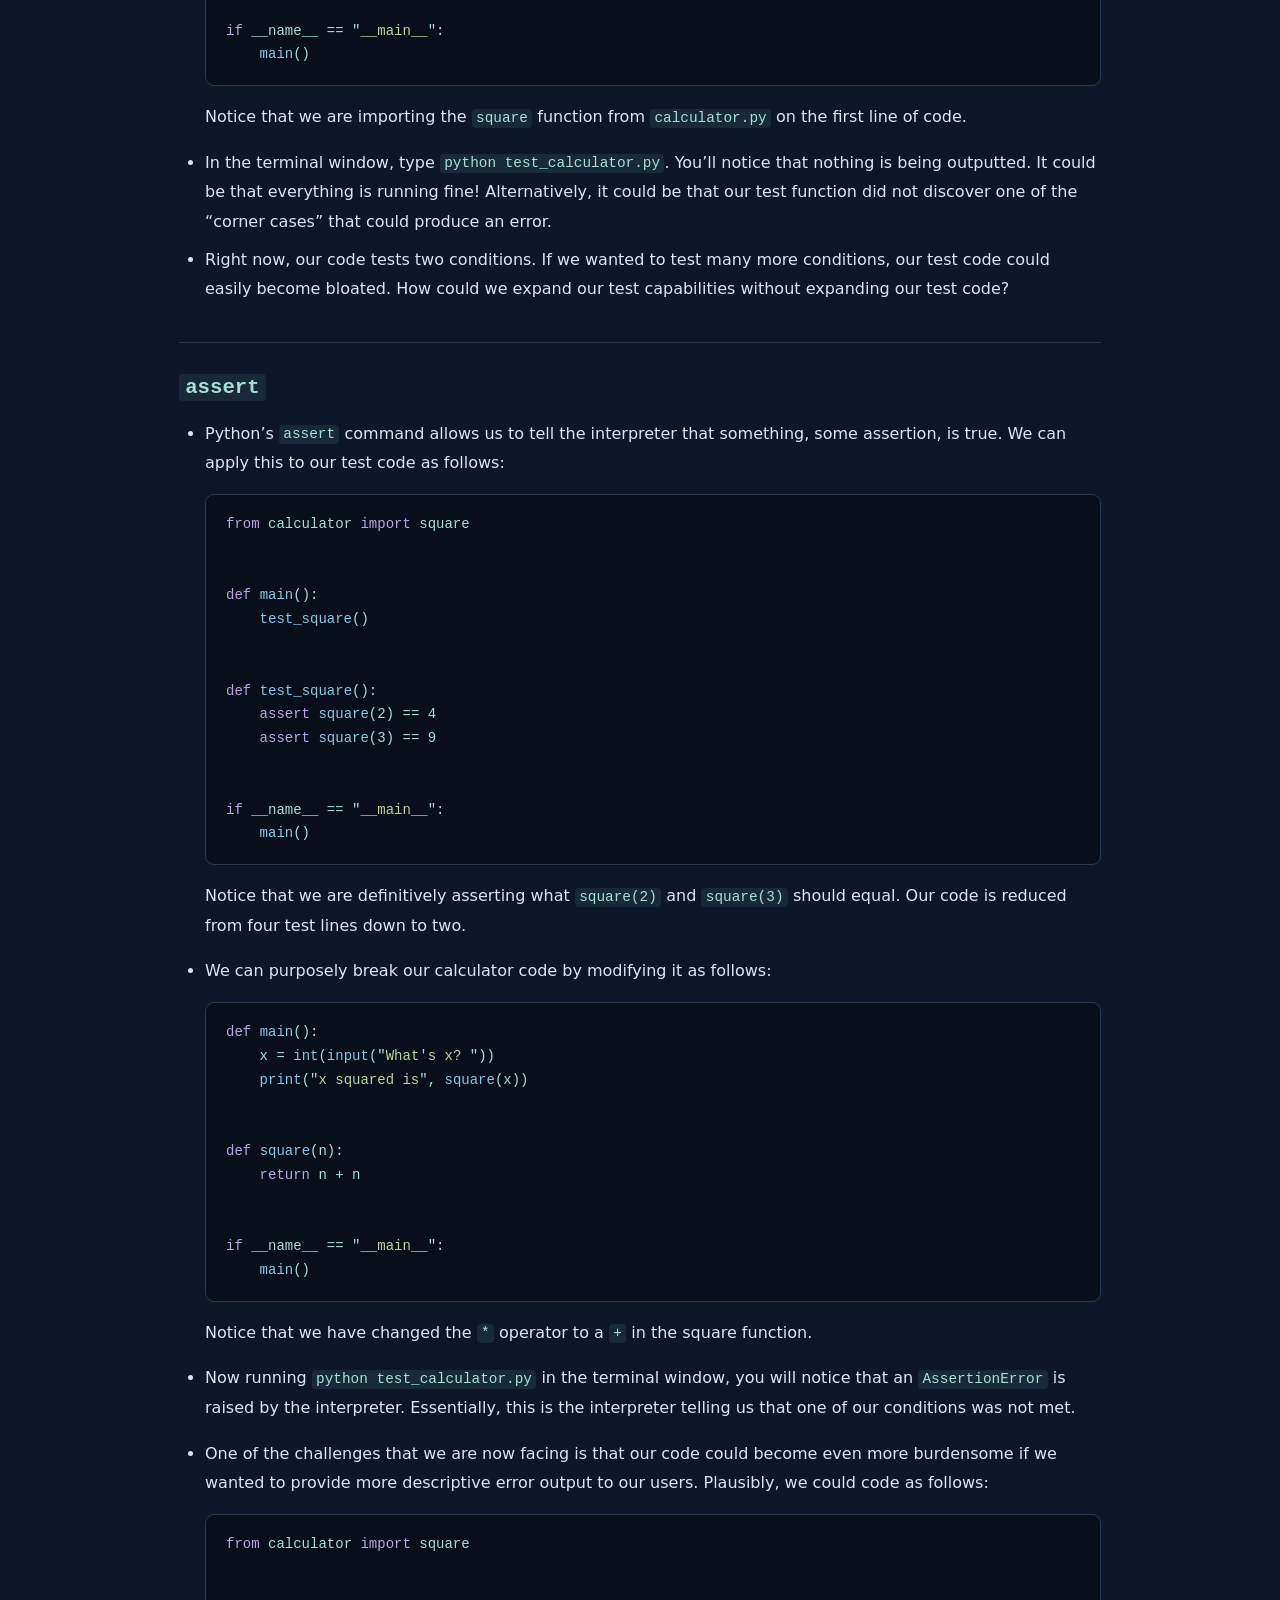
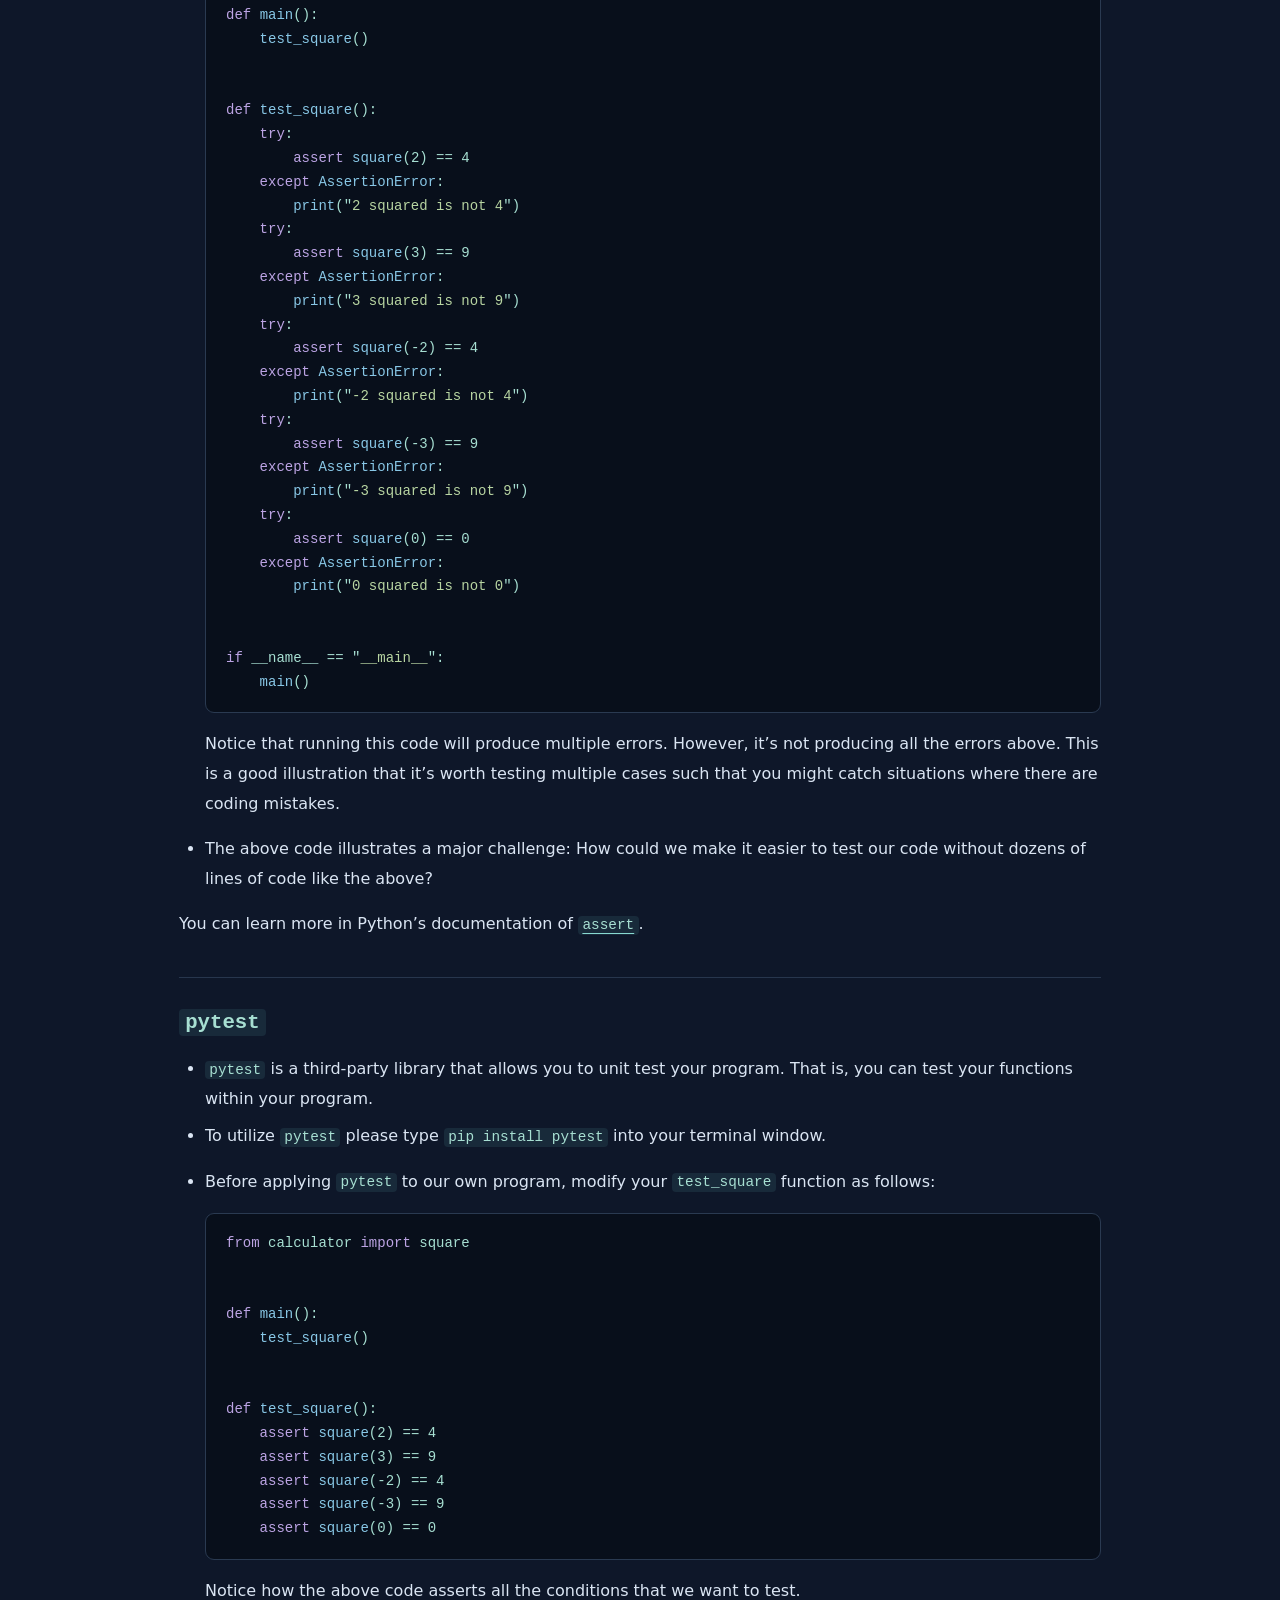
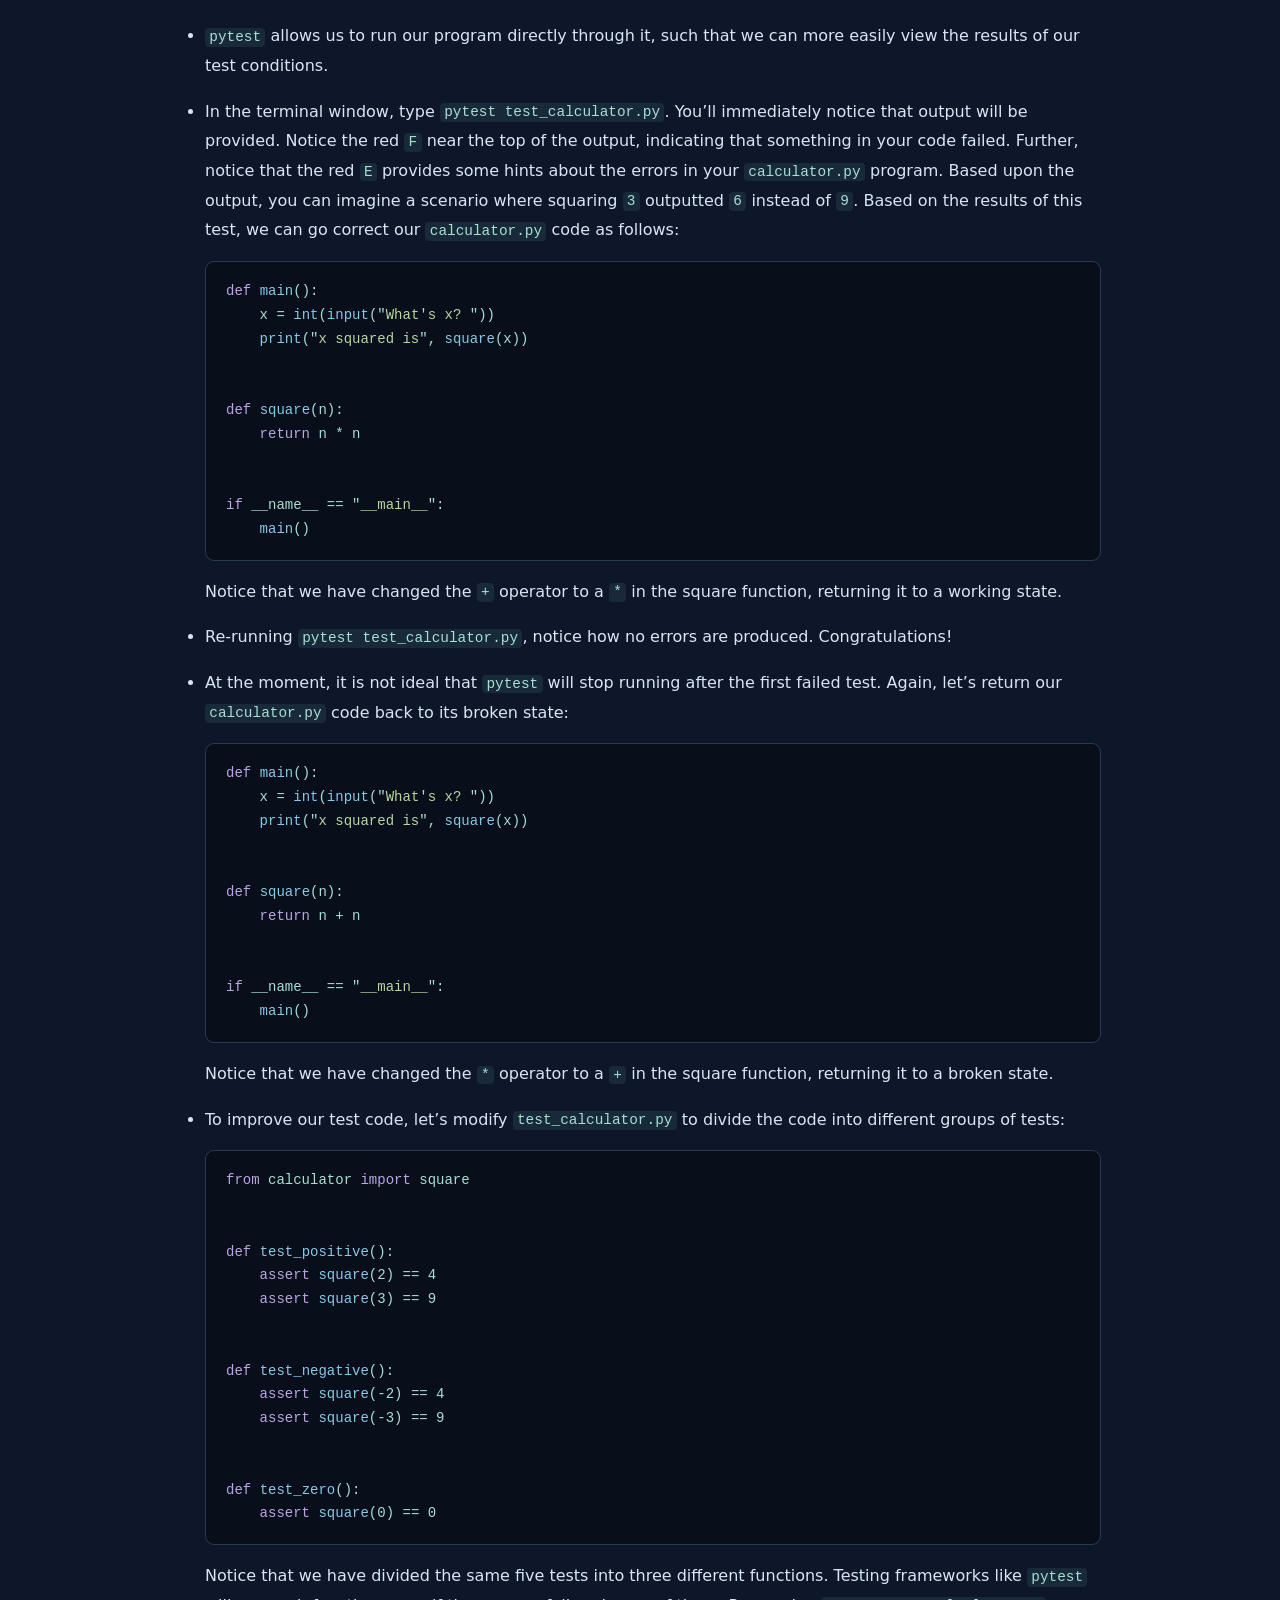
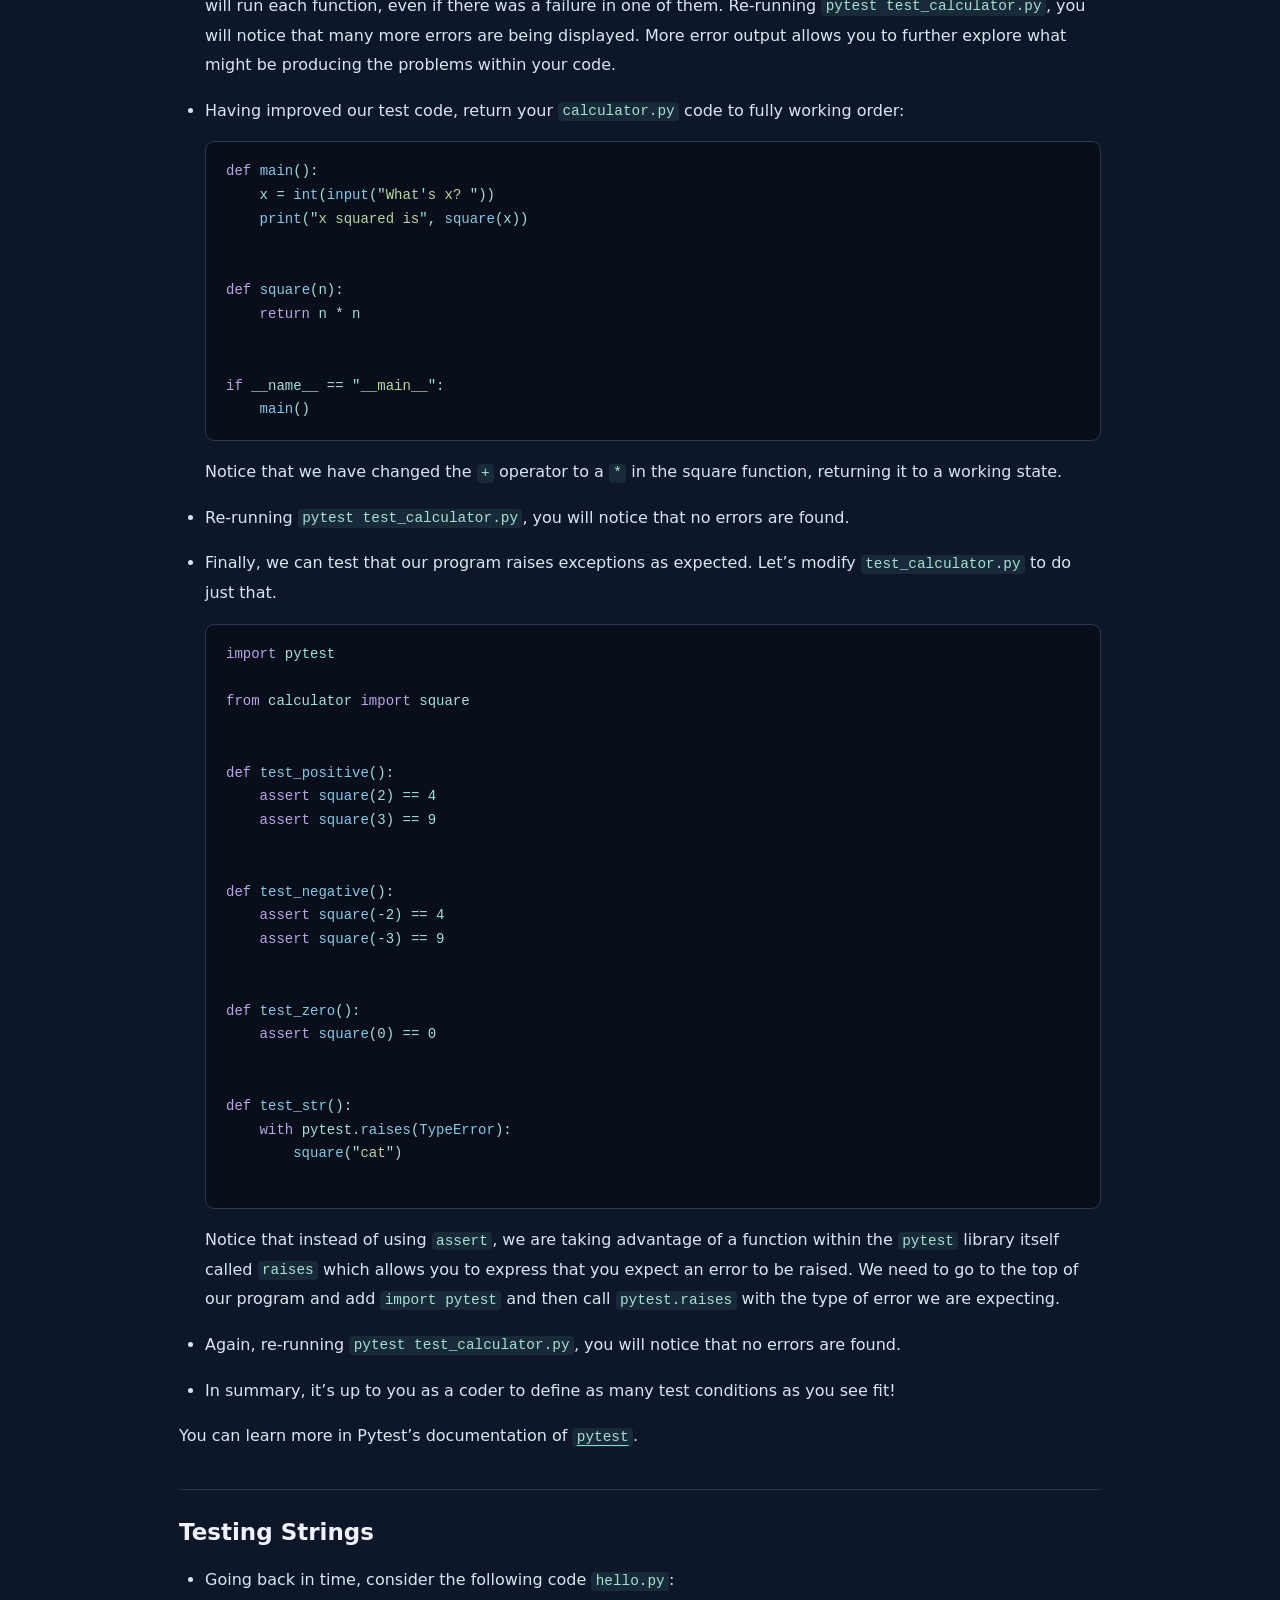
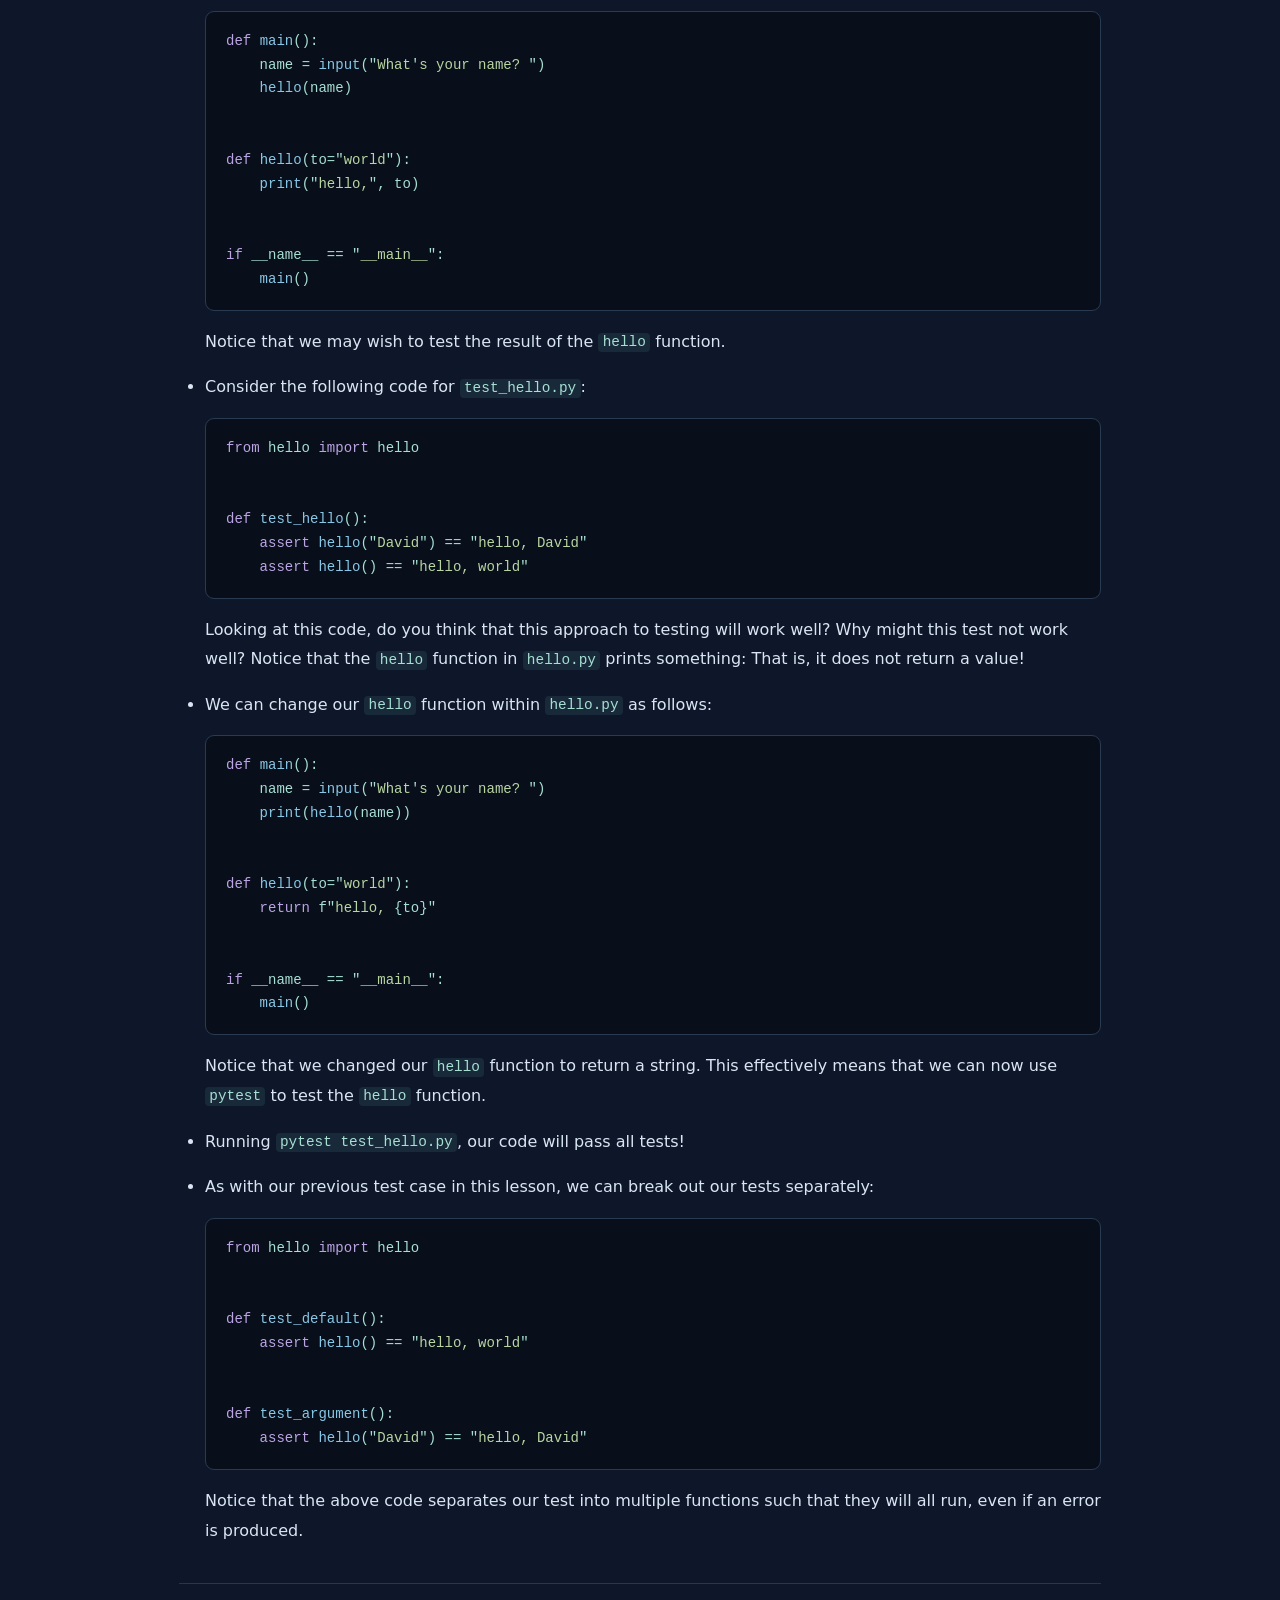
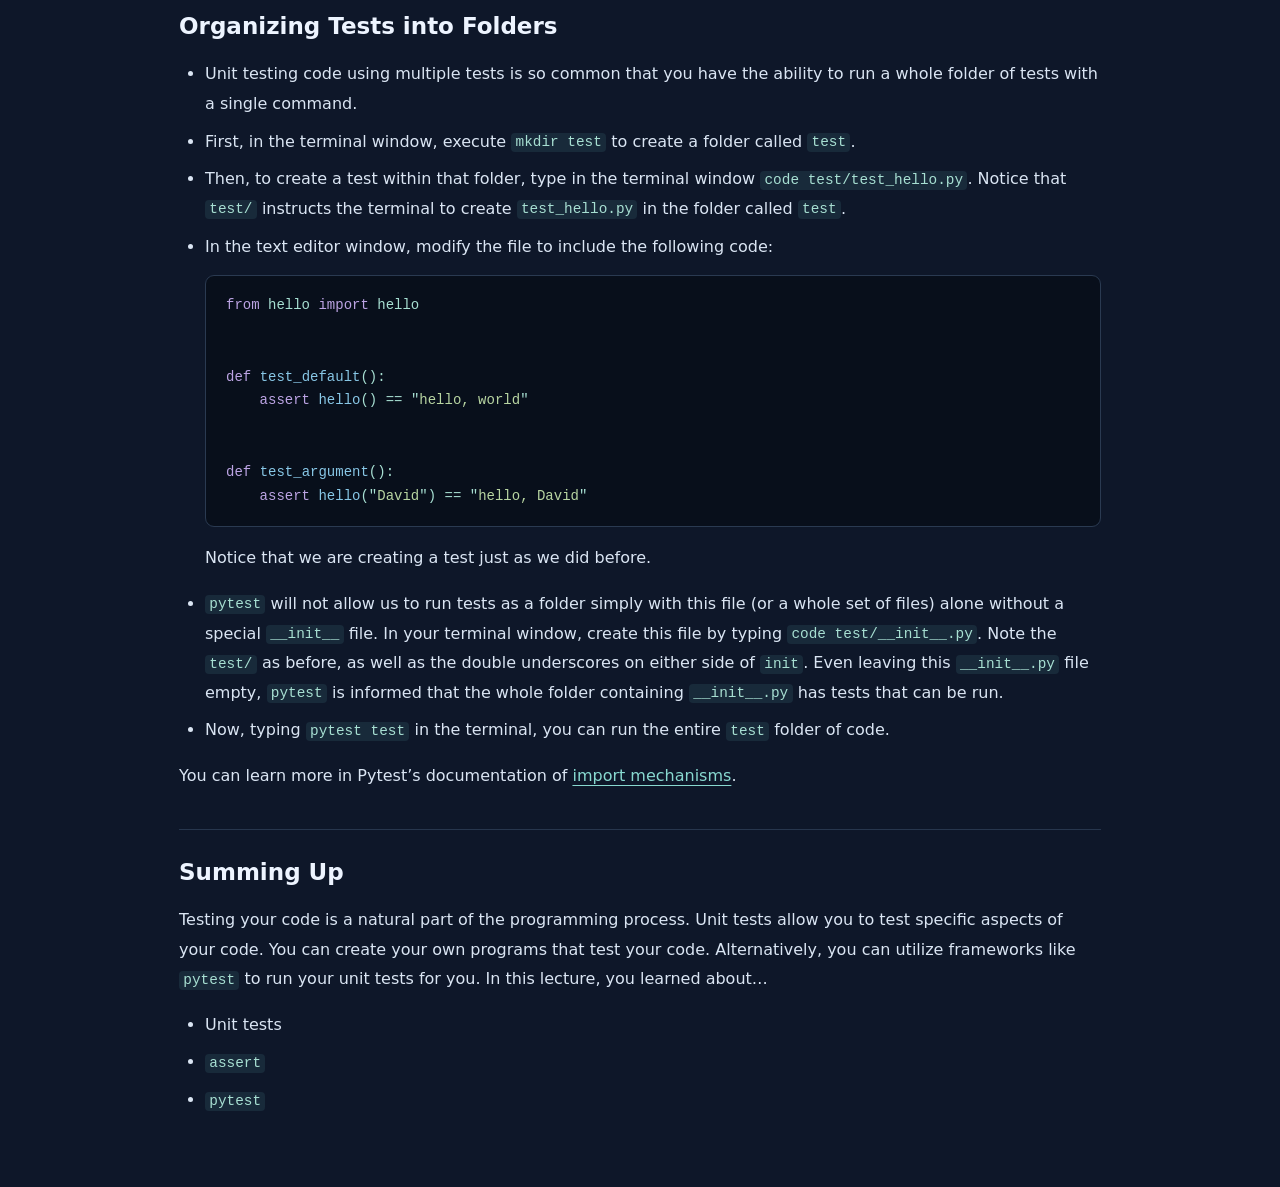
<file: official-notes/python-5.html>
<!doctype html><html lang="en"><head><meta charset="utf-8"><meta name="viewport" content="width=device-width,initial-scale=1"><meta http-equiv="Content-Security-Policy" content="default-src 'none'; style-src 'self'; img-src https:; base-uri 'none'; form-action 'none'"><title>Unit Tests · CS50 official notes</title><link rel="stylesheet" href="reader.css?v=20261109"></head><body><header class="credit"><div class="eyebrow">CS50 / OFFICIAL LECTURE NOTES</div><p>CS50 · Harvard University · David J. Malan<br><a href="https://cs50.harvard.edu/python/notes/5/" target="_blank" rel="noopener noreferrer">官方原文 ↗</a> · <a href="https://creativecommons.org/licenses/by-nc-sa/4.0/" target="_blank" rel="noopener noreferrer">CC BY-NC-SA 4.0</a> · 阅读副本 2026-11-12</p><p>保留官方英文正文；调整排版、移除站点导航及脚本、转换相对链接。未翻译正文；本阅读副本同样采用 CC BY-NC-SA 4.0。非官方站点，不代表课程方背书。</p></header><main>

                    <h1 class="no_toc" id="lecture-5">Lecture 5</h1>

<ul id="markdown-toc">
  <li><a href="#unit-tests" id="markdown-toc-unit-tests">Unit Tests</a></li>
  <li><a href="#assert" id="markdown-toc-assert"><code class="language-plaintext highlighter-rouge">assert</code></a></li>
  <li><a href="#pytest" id="markdown-toc-pytest"><code class="language-plaintext highlighter-rouge">pytest</code></a></li>
  <li><a href="#testing-strings" id="markdown-toc-testing-strings">Testing Strings</a></li>
  <li><a href="#organizing-tests-into-folders" id="markdown-toc-organizing-tests-into-folders">Organizing Tests into Folders</a></li>
  <li><a href="#summing-up" id="markdown-toc-summing-up">Summing Up</a></li>
</ul>

<h2 id="unit-tests">Unit Tests</h2>

<ul>
  <li>Up until now, you have likely been testing your own code using <code class="language-plaintext highlighter-rouge">print</code> statements.</li>
  <li>Alternatively, you may have been relying upon CS50 to test your code for you!</li>
  <li>It’s most common in industry to write code to test your own programs.</li>
  <li>
    <p>In your terminal window, type <code class="language-plaintext highlighter-rouge">code calculator.py</code>. Note that you may have coded this file in a previous lecture. In the text editor, make sure that your code appears as follows:</p>

    <div class="language-py highlighter-rouge">
<div class="highlight"><pre class="highlight"><code><span class="k">def</span> <span class="nf">main</span><span class="p">():</span>
    <span class="n">x</span> <span class="o">=</span> <span class="nf">int</span><span class="p">(</span><span class="nf">input</span><span class="p">(</span><span class="sh">&quot;</span><span class="s">What</span><span class="sh">&#x27;</span><span class="s">s x? </span><span class="sh">&quot;</span><span class="p">))</span>
    <span class="nf">print</span><span class="p">(</span><span class="sh">&quot;</span><span class="s">x squared is</span><span class="sh">&quot;</span><span class="p">,</span> <span class="nf">square</span><span class="p">(</span><span class="n">x</span><span class="p">))</span>


<span class="k">def</span> <span class="nf">square</span><span class="p">(</span><span class="n">n</span><span class="p">):</span>
    <span class="k">return</span> <span class="n">n</span> <span class="o">*</span> <span class="n">n</span>


<span class="k">if</span> <span class="n">__name__</span> <span class="o">==</span> <span class="sh">&quot;</span><span class="s">__main__</span><span class="sh">&quot;</span><span class="p">:</span>
    <span class="nf">main</span><span class="p">()</span>
</code></pre></div>    </div>
    <p>Notice that you could plausibly test the above code on your own using some obvious numbers such as <code class="language-plaintext highlighter-rouge">2</code>. However, consider why you might want to create a test that ensures that the above code functions appropriately.</p>
  </li>
  <li>
    <p>Following convention, let’s create a new test program by typing <code class="language-plaintext highlighter-rouge">code test_calculator.py</code> and modifying your code in the text editor as follows:</p>

    <div class="language-py highlighter-rouge">
<div class="highlight"><pre class="highlight"><code><span class="kn">from</span> <span class="n">calculator</span> <span class="kn">import</span> <span class="n">square</span>


<span class="k">def</span> <span class="nf">main</span><span class="p">():</span>
    <span class="nf">test_square</span><span class="p">()</span>


<span class="k">def</span> <span class="nf">test_square</span><span class="p">():</span>
    <span class="k">if</span> <span class="nf">square</span><span class="p">(</span><span class="mi">2</span><span class="p">)</span> <span class="o">!=</span> <span class="mi">4</span><span class="p">:</span>
        <span class="nf">print</span><span class="p">(</span><span class="sh">&quot;</span><span class="s">2 squared was not 4</span><span class="sh">&quot;</span><span class="p">)</span>
    <span class="k">if</span> <span class="nf">square</span><span class="p">(</span><span class="mi">3</span><span class="p">)</span> <span class="o">!=</span> <span class="mi">9</span><span class="p">:</span>
        <span class="nf">print</span><span class="p">(</span><span class="sh">&quot;</span><span class="s">3 squared was not 9</span><span class="sh">&quot;</span><span class="p">)</span>


<span class="k">if</span> <span class="n">__name__</span> <span class="o">==</span> <span class="sh">&quot;</span><span class="s">__main__</span><span class="sh">&quot;</span><span class="p">:</span>
    <span class="nf">main</span><span class="p">()</span>
</code></pre></div>    </div>
    <p>Notice that we are importing the <code class="language-plaintext highlighter-rouge">square</code> function from <code class="language-plaintext highlighter-rouge">calculator.py</code> on the first line of code.</p>
  </li>
  <li>In the terminal window, type <code class="language-plaintext highlighter-rouge">python test_calculator.py</code>. You’ll notice that nothing is being outputted. It could be that everything is running fine! Alternatively, it could be that our test function did not discover one of the “corner cases” that could produce an error.</li>
  <li>Right now, our code tests two conditions. If we wanted to test many more conditions, our test code could easily become bloated. How could we expand our test capabilities without expanding our test code?</li>
</ul>

<h2 id="assert"><code class="language-plaintext highlighter-rouge">assert</code></h2>
<ul>
  <li>
    <p>Python’s <code class="language-plaintext highlighter-rouge">assert</code> command allows us to tell the interpreter that something, some assertion, is true. We can apply this to our test code as follows:</p>

    <div class="language-py highlighter-rouge">
<div class="highlight"><pre class="highlight"><code><span class="kn">from</span> <span class="n">calculator</span> <span class="kn">import</span> <span class="n">square</span>


<span class="k">def</span> <span class="nf">main</span><span class="p">():</span>
    <span class="nf">test_square</span><span class="p">()</span>


<span class="k">def</span> <span class="nf">test_square</span><span class="p">():</span>
    <span class="k">assert</span> <span class="nf">square</span><span class="p">(</span><span class="mi">2</span><span class="p">)</span> <span class="o">==</span> <span class="mi">4</span>
    <span class="k">assert</span> <span class="nf">square</span><span class="p">(</span><span class="mi">3</span><span class="p">)</span> <span class="o">==</span> <span class="mi">9</span>


<span class="k">if</span> <span class="n">__name__</span> <span class="o">==</span> <span class="sh">&quot;</span><span class="s">__main__</span><span class="sh">&quot;</span><span class="p">:</span>
    <span class="nf">main</span><span class="p">()</span>
</code></pre></div>    </div>
    <p>Notice that we are definitively asserting what <code class="language-plaintext highlighter-rouge">square(2)</code> and <code class="language-plaintext highlighter-rouge">square(3)</code> should equal. Our code is reduced from four test lines down to two.</p>
  </li>
  <li>
    <p>We can purposely break our calculator code by modifying it as follows:</p>

    <div class="language-py highlighter-rouge">
<div class="highlight"><pre class="highlight"><code><span class="k">def</span> <span class="nf">main</span><span class="p">():</span>
    <span class="n">x</span> <span class="o">=</span> <span class="nf">int</span><span class="p">(</span><span class="nf">input</span><span class="p">(</span><span class="sh">&quot;</span><span class="s">What</span><span class="sh">&#x27;</span><span class="s">s x? </span><span class="sh">&quot;</span><span class="p">))</span>
    <span class="nf">print</span><span class="p">(</span><span class="sh">&quot;</span><span class="s">x squared is</span><span class="sh">&quot;</span><span class="p">,</span> <span class="nf">square</span><span class="p">(</span><span class="n">x</span><span class="p">))</span>


<span class="k">def</span> <span class="nf">square</span><span class="p">(</span><span class="n">n</span><span class="p">):</span>
    <span class="k">return</span> <span class="n">n</span> <span class="o">+</span> <span class="n">n</span>


<span class="k">if</span> <span class="n">__name__</span> <span class="o">==</span> <span class="sh">&quot;</span><span class="s">__main__</span><span class="sh">&quot;</span><span class="p">:</span>
    <span class="nf">main</span><span class="p">()</span>
</code></pre></div>    </div>
    <p>Notice that we have changed the <code class="language-plaintext highlighter-rouge">*</code> operator to a <code class="language-plaintext highlighter-rouge">+</code> in the square function.</p>
  </li>
  <li>Now running <code class="language-plaintext highlighter-rouge">python test_calculator.py</code> in the terminal window, you will notice that an <code class="language-plaintext highlighter-rouge">AssertionError</code> is raised by the interpreter. Essentially, this is the interpreter telling us that one of our conditions was not met.</li>
  <li>
    <p>One of the challenges that we are now facing is that our code could become even more burdensome if we wanted to provide more descriptive error output to our users. Plausibly, we could code as follows:</p>

    <div class="language-py highlighter-rouge">
<div class="highlight"><pre class="highlight"><code><span class="kn">from</span> <span class="n">calculator</span> <span class="kn">import</span> <span class="n">square</span>


<span class="k">def</span> <span class="nf">main</span><span class="p">():</span>
    <span class="nf">test_square</span><span class="p">()</span>


<span class="k">def</span> <span class="nf">test_square</span><span class="p">():</span>
    <span class="k">try</span><span class="p">:</span>
        <span class="k">assert</span> <span class="nf">square</span><span class="p">(</span><span class="mi">2</span><span class="p">)</span> <span class="o">==</span> <span class="mi">4</span>
    <span class="k">except</span> <span class="nb">AssertionError</span><span class="p">:</span>
        <span class="nf">print</span><span class="p">(</span><span class="sh">&quot;</span><span class="s">2 squared is not 4</span><span class="sh">&quot;</span><span class="p">)</span>
    <span class="k">try</span><span class="p">:</span>
        <span class="k">assert</span> <span class="nf">square</span><span class="p">(</span><span class="mi">3</span><span class="p">)</span> <span class="o">==</span> <span class="mi">9</span>
    <span class="k">except</span> <span class="nb">AssertionError</span><span class="p">:</span>
        <span class="nf">print</span><span class="p">(</span><span class="sh">&quot;</span><span class="s">3 squared is not 9</span><span class="sh">&quot;</span><span class="p">)</span>
    <span class="k">try</span><span class="p">:</span>
        <span class="k">assert</span> <span class="nf">square</span><span class="p">(</span><span class="o">-</span><span class="mi">2</span><span class="p">)</span> <span class="o">==</span> <span class="mi">4</span>
    <span class="k">except</span> <span class="nb">AssertionError</span><span class="p">:</span>
        <span class="nf">print</span><span class="p">(</span><span class="sh">&quot;</span><span class="s">-2 squared is not 4</span><span class="sh">&quot;</span><span class="p">)</span>
    <span class="k">try</span><span class="p">:</span>
        <span class="k">assert</span> <span class="nf">square</span><span class="p">(</span><span class="o">-</span><span class="mi">3</span><span class="p">)</span> <span class="o">==</span> <span class="mi">9</span>
    <span class="k">except</span> <span class="nb">AssertionError</span><span class="p">:</span>
        <span class="nf">print</span><span class="p">(</span><span class="sh">&quot;</span><span class="s">-3 squared is not 9</span><span class="sh">&quot;</span><span class="p">)</span>
    <span class="k">try</span><span class="p">:</span>
        <span class="k">assert</span> <span class="nf">square</span><span class="p">(</span><span class="mi">0</span><span class="p">)</span> <span class="o">==</span> <span class="mi">0</span>
    <span class="k">except</span> <span class="nb">AssertionError</span><span class="p">:</span>
        <span class="nf">print</span><span class="p">(</span><span class="sh">&quot;</span><span class="s">0 squared is not 0</span><span class="sh">&quot;</span><span class="p">)</span>


<span class="k">if</span> <span class="n">__name__</span> <span class="o">==</span> <span class="sh">&quot;</span><span class="s">__main__</span><span class="sh">&quot;</span><span class="p">:</span>
    <span class="nf">main</span><span class="p">()</span>
</code></pre></div>    </div>
    <p>Notice that running this code will produce multiple errors. However, it’s not producing all the errors above. This is a good illustration that it’s worth testing multiple cases such that you might catch situations where there are coding mistakes.</p>
  </li>
  <li>The above code illustrates a major challenge: How could we make it easier to test our code without dozens of lines of code like the above?</li>
</ul>

<p>You can learn more in Python’s documentation of <a href="https://docs.python.org/3/reference/simple_stmts.html#assert" target="_blank" rel="noopener noreferrer"><code class="language-plaintext highlighter-rouge">assert</code></a>.</p>

<h2 id="pytest"><code class="language-plaintext highlighter-rouge">pytest</code></h2>
<ul>
  <li>
<code class="language-plaintext highlighter-rouge">pytest</code> is a third-party library that allows you to unit test your program. That is, you can test your functions within your program.</li>
  <li>To utilize <code class="language-plaintext highlighter-rouge">pytest</code> please type <code class="language-plaintext highlighter-rouge">pip install pytest</code> into your terminal window.</li>
  <li>
    <p>Before applying <code class="language-plaintext highlighter-rouge">pytest</code> to our own program, modify your <code class="language-plaintext highlighter-rouge">test_square</code> function as follows:</p>

    <div class="language-py highlighter-rouge">
<div class="highlight"><pre class="highlight"><code><span class="kn">from</span> <span class="n">calculator</span> <span class="kn">import</span> <span class="n">square</span>


<span class="k">def</span> <span class="nf">main</span><span class="p">():</span>
    <span class="nf">test_square</span><span class="p">()</span>


<span class="k">def</span> <span class="nf">test_square</span><span class="p">():</span>
    <span class="k">assert</span> <span class="nf">square</span><span class="p">(</span><span class="mi">2</span><span class="p">)</span> <span class="o">==</span> <span class="mi">4</span>
    <span class="k">assert</span> <span class="nf">square</span><span class="p">(</span><span class="mi">3</span><span class="p">)</span> <span class="o">==</span> <span class="mi">9</span>
    <span class="k">assert</span> <span class="nf">square</span><span class="p">(</span><span class="o">-</span><span class="mi">2</span><span class="p">)</span> <span class="o">==</span> <span class="mi">4</span>
    <span class="k">assert</span> <span class="nf">square</span><span class="p">(</span><span class="o">-</span><span class="mi">3</span><span class="p">)</span> <span class="o">==</span> <span class="mi">9</span>
    <span class="k">assert</span> <span class="nf">square</span><span class="p">(</span><span class="mi">0</span><span class="p">)</span> <span class="o">==</span> <span class="mi">0</span>
</code></pre></div>    </div>
    <p>Notice how the above code asserts all the conditions that we want to test.</p>
  </li>
  <li>
<code class="language-plaintext highlighter-rouge">pytest</code> allows us to run our program directly through it, such that we can more easily view the results of our test conditions.</li>
  <li>
    <p>In the terminal window, type <code class="language-plaintext highlighter-rouge">pytest test_calculator.py</code>. You’ll immediately notice that output will be provided. Notice the red <code class="language-plaintext highlighter-rouge">F</code> near the top of the output, indicating that something in your code failed. Further, notice that the red <code class="language-plaintext highlighter-rouge">E</code> provides some hints about the errors in your <code class="language-plaintext highlighter-rouge">calculator.py</code> program. Based upon the output, you can imagine a scenario where squaring <code class="language-plaintext highlighter-rouge">3</code> outputted <code class="language-plaintext highlighter-rouge">6</code> instead of <code class="language-plaintext highlighter-rouge">9</code>. Based on the results of this test, we can go correct our <code class="language-plaintext highlighter-rouge">calculator.py</code> code as follows:</p>

    <div class="language-py highlighter-rouge">
<div class="highlight"><pre class="highlight"><code><span class="k">def</span> <span class="nf">main</span><span class="p">():</span>
    <span class="n">x</span> <span class="o">=</span> <span class="nf">int</span><span class="p">(</span><span class="nf">input</span><span class="p">(</span><span class="sh">&quot;</span><span class="s">What</span><span class="sh">&#x27;</span><span class="s">s x? </span><span class="sh">&quot;</span><span class="p">))</span>
    <span class="nf">print</span><span class="p">(</span><span class="sh">&quot;</span><span class="s">x squared is</span><span class="sh">&quot;</span><span class="p">,</span> <span class="nf">square</span><span class="p">(</span><span class="n">x</span><span class="p">))</span>


<span class="k">def</span> <span class="nf">square</span><span class="p">(</span><span class="n">n</span><span class="p">):</span>
    <span class="k">return</span> <span class="n">n</span> <span class="o">*</span> <span class="n">n</span>


<span class="k">if</span> <span class="n">__name__</span> <span class="o">==</span> <span class="sh">&quot;</span><span class="s">__main__</span><span class="sh">&quot;</span><span class="p">:</span>
    <span class="nf">main</span><span class="p">()</span>
</code></pre></div>    </div>
    <p>Notice that we have changed the <code class="language-plaintext highlighter-rouge">+</code> operator to a <code class="language-plaintext highlighter-rouge">*</code> in the square function, returning it to a working state.</p>
  </li>
  <li>
    <p>Re-running <code class="language-plaintext highlighter-rouge">pytest test_calculator.py</code>, notice how no errors are produced. Congratulations!</p>
  </li>
  <li>
    <p>At the moment, it is not ideal that <code class="language-plaintext highlighter-rouge">pytest</code> will stop running after the first failed test. Again, let’s return our <code class="language-plaintext highlighter-rouge">calculator.py</code> code back to its broken state:</p>

    <div class="language-py highlighter-rouge">
<div class="highlight"><pre class="highlight"><code><span class="k">def</span> <span class="nf">main</span><span class="p">():</span>
    <span class="n">x</span> <span class="o">=</span> <span class="nf">int</span><span class="p">(</span><span class="nf">input</span><span class="p">(</span><span class="sh">&quot;</span><span class="s">What</span><span class="sh">&#x27;</span><span class="s">s x? </span><span class="sh">&quot;</span><span class="p">))</span>
    <span class="nf">print</span><span class="p">(</span><span class="sh">&quot;</span><span class="s">x squared is</span><span class="sh">&quot;</span><span class="p">,</span> <span class="nf">square</span><span class="p">(</span><span class="n">x</span><span class="p">))</span>


<span class="k">def</span> <span class="nf">square</span><span class="p">(</span><span class="n">n</span><span class="p">):</span>
    <span class="k">return</span> <span class="n">n</span> <span class="o">+</span> <span class="n">n</span>


<span class="k">if</span> <span class="n">__name__</span> <span class="o">==</span> <span class="sh">&quot;</span><span class="s">__main__</span><span class="sh">&quot;</span><span class="p">:</span>
    <span class="nf">main</span><span class="p">()</span>
</code></pre></div>    </div>
    <p>Notice that we have changed the <code class="language-plaintext highlighter-rouge">*</code> operator to a <code class="language-plaintext highlighter-rouge">+</code> in the square function, returning it to a broken state.</p>
  </li>
  <li>
    <p>To improve our test code, let’s modify <code class="language-plaintext highlighter-rouge">test_calculator.py</code> to divide the code into different groups of tests:</p>

    <div class="language-py highlighter-rouge">
<div class="highlight"><pre class="highlight"><code><span class="kn">from</span> <span class="n">calculator</span> <span class="kn">import</span> <span class="n">square</span>


<span class="k">def</span> <span class="nf">test_positive</span><span class="p">():</span>
    <span class="k">assert</span> <span class="nf">square</span><span class="p">(</span><span class="mi">2</span><span class="p">)</span> <span class="o">==</span> <span class="mi">4</span>
    <span class="k">assert</span> <span class="nf">square</span><span class="p">(</span><span class="mi">3</span><span class="p">)</span> <span class="o">==</span> <span class="mi">9</span>


<span class="k">def</span> <span class="nf">test_negative</span><span class="p">():</span>
    <span class="k">assert</span> <span class="nf">square</span><span class="p">(</span><span class="o">-</span><span class="mi">2</span><span class="p">)</span> <span class="o">==</span> <span class="mi">4</span>
    <span class="k">assert</span> <span class="nf">square</span><span class="p">(</span><span class="o">-</span><span class="mi">3</span><span class="p">)</span> <span class="o">==</span> <span class="mi">9</span>


<span class="k">def</span> <span class="nf">test_zero</span><span class="p">():</span>
    <span class="k">assert</span> <span class="nf">square</span><span class="p">(</span><span class="mi">0</span><span class="p">)</span> <span class="o">==</span> <span class="mi">0</span>
</code></pre></div>    </div>
    <p>Notice that we have divided the same five tests into three different functions. Testing frameworks like <code class="language-plaintext highlighter-rouge">pytest</code> will run each function, even if there was a failure in one of them. Re-running <code class="language-plaintext highlighter-rouge">pytest test_calculator.py</code>, you will notice that many more errors are being displayed. More error output allows you to further explore what might be producing the problems within your code.</p>
  </li>
  <li>
    <p>Having improved our test code, return your <code class="language-plaintext highlighter-rouge">calculator.py</code> code to fully working order:</p>

    <div class="language-py highlighter-rouge">
<div class="highlight"><pre class="highlight"><code><span class="k">def</span> <span class="nf">main</span><span class="p">():</span>
    <span class="n">x</span> <span class="o">=</span> <span class="nf">int</span><span class="p">(</span><span class="nf">input</span><span class="p">(</span><span class="sh">&quot;</span><span class="s">What</span><span class="sh">&#x27;</span><span class="s">s x? </span><span class="sh">&quot;</span><span class="p">))</span>
    <span class="nf">print</span><span class="p">(</span><span class="sh">&quot;</span><span class="s">x squared is</span><span class="sh">&quot;</span><span class="p">,</span> <span class="nf">square</span><span class="p">(</span><span class="n">x</span><span class="p">))</span>


<span class="k">def</span> <span class="nf">square</span><span class="p">(</span><span class="n">n</span><span class="p">):</span>
    <span class="k">return</span> <span class="n">n</span> <span class="o">*</span> <span class="n">n</span>


<span class="k">if</span> <span class="n">__name__</span> <span class="o">==</span> <span class="sh">&quot;</span><span class="s">__main__</span><span class="sh">&quot;</span><span class="p">:</span>
    <span class="nf">main</span><span class="p">()</span>
</code></pre></div>    </div>
    <p>Notice that we have changed the <code class="language-plaintext highlighter-rouge">+</code> operator to a <code class="language-plaintext highlighter-rouge">*</code> in the square function, returning it to a working state.</p>
  </li>
  <li>
    <p>Re-running <code class="language-plaintext highlighter-rouge">pytest test_calculator.py</code>, you will notice that no errors are found.</p>
  </li>
  <li>
    <p>Finally, we can test that our program raises exceptions as expected. Let’s modify <code class="language-plaintext highlighter-rouge">test_calculator.py</code> to do just that.</p>

    <div class="language-py highlighter-rouge">
<div class="highlight"><pre class="highlight"><code><span class="kn">import</span> <span class="n">pytest</span>

<span class="kn">from</span> <span class="n">calculator</span> <span class="kn">import</span> <span class="n">square</span>


<span class="k">def</span> <span class="nf">test_positive</span><span class="p">():</span>
    <span class="k">assert</span> <span class="nf">square</span><span class="p">(</span><span class="mi">2</span><span class="p">)</span> <span class="o">==</span> <span class="mi">4</span>
    <span class="k">assert</span> <span class="nf">square</span><span class="p">(</span><span class="mi">3</span><span class="p">)</span> <span class="o">==</span> <span class="mi">9</span>


<span class="k">def</span> <span class="nf">test_negative</span><span class="p">():</span>
    <span class="k">assert</span> <span class="nf">square</span><span class="p">(</span><span class="o">-</span><span class="mi">2</span><span class="p">)</span> <span class="o">==</span> <span class="mi">4</span>
    <span class="k">assert</span> <span class="nf">square</span><span class="p">(</span><span class="o">-</span><span class="mi">3</span><span class="p">)</span> <span class="o">==</span> <span class="mi">9</span>


<span class="k">def</span> <span class="nf">test_zero</span><span class="p">():</span>
    <span class="k">assert</span> <span class="nf">square</span><span class="p">(</span><span class="mi">0</span><span class="p">)</span> <span class="o">==</span> <span class="mi">0</span>


<span class="k">def</span> <span class="nf">test_str</span><span class="p">():</span>
    <span class="k">with</span> <span class="n">pytest</span><span class="p">.</span><span class="nf">raises</span><span class="p">(</span><span class="nb">TypeError</span><span class="p">):</span>
        <span class="nf">square</span><span class="p">(</span><span class="sh">&quot;</span><span class="s">cat</span><span class="sh">&quot;</span><span class="p">)</span>

</code></pre></div>    </div>
    <p>Notice that instead of using <code class="language-plaintext highlighter-rouge">assert</code>, we are taking advantage of a function within the <code class="language-plaintext highlighter-rouge">pytest</code> library itself called <code class="language-plaintext highlighter-rouge">raises</code> which allows you to express that you expect an error to be raised. We need to go to the top of our program and add <code class="language-plaintext highlighter-rouge">import pytest</code> and then call <code class="language-plaintext highlighter-rouge">pytest.raises</code> with the type of error we are expecting.</p>
  </li>
  <li>
    <p>Again, re-running <code class="language-plaintext highlighter-rouge">pytest test_calculator.py</code>, you will notice that no errors are found.</p>
  </li>
  <li>In summary, it’s up to you as a coder to define as many test conditions as you see fit!</li>
</ul>

<p>You can learn more in Pytest’s documentation of <a href="https://docs.pytest.org/en/7.1.x/getting-started.html" target="_blank" rel="noopener noreferrer"><code class="language-plaintext highlighter-rouge">pytest</code></a>.</p>

<h2 id="testing-strings">Testing Strings</h2>

<ul>
  <li>
    <p>Going back in time, consider the following code <code class="language-plaintext highlighter-rouge">hello.py</code>:</p>

    <div class="language-py highlighter-rouge">
<div class="highlight"><pre class="highlight"><code><span class="k">def</span> <span class="nf">main</span><span class="p">():</span>
    <span class="n">name</span> <span class="o">=</span> <span class="nf">input</span><span class="p">(</span><span class="sh">&quot;</span><span class="s">What</span><span class="sh">&#x27;</span><span class="s">s your name? </span><span class="sh">&quot;</span><span class="p">)</span>
    <span class="nf">hello</span><span class="p">(</span><span class="n">name</span><span class="p">)</span>


<span class="k">def</span> <span class="nf">hello</span><span class="p">(</span><span class="n">to</span><span class="o">=</span><span class="sh">&quot;</span><span class="s">world</span><span class="sh">&quot;</span><span class="p">):</span>
    <span class="nf">print</span><span class="p">(</span><span class="sh">&quot;</span><span class="s">hello,</span><span class="sh">&quot;</span><span class="p">,</span> <span class="n">to</span><span class="p">)</span>


<span class="k">if</span> <span class="n">__name__</span> <span class="o">==</span> <span class="sh">&quot;</span><span class="s">__main__</span><span class="sh">&quot;</span><span class="p">:</span>
    <span class="nf">main</span><span class="p">()</span>
</code></pre></div>    </div>
    <p>Notice that we may wish to test the result of the <code class="language-plaintext highlighter-rouge">hello</code> function.</p>
  </li>
  <li>
    <p>Consider the following code for <code class="language-plaintext highlighter-rouge">test_hello.py</code>:</p>

    <div class="language-py highlighter-rouge">
<div class="highlight"><pre class="highlight"><code><span class="kn">from</span> <span class="n">hello</span> <span class="kn">import</span> <span class="n">hello</span>


<span class="k">def</span> <span class="nf">test_hello</span><span class="p">():</span>
    <span class="k">assert</span> <span class="nf">hello</span><span class="p">(</span><span class="sh">&quot;</span><span class="s">David</span><span class="sh">&quot;</span><span class="p">)</span> <span class="o">==</span> <span class="sh">&quot;</span><span class="s">hello, David</span><span class="sh">&quot;</span>
    <span class="k">assert</span> <span class="nf">hello</span><span class="p">()</span> <span class="o">==</span> <span class="sh">&quot;</span><span class="s">hello, world</span><span class="sh">&quot;</span>
</code></pre></div>    </div>
    <p>Looking at this code, do you think that this approach to testing will work well? Why might this test not work well? Notice that the <code class="language-plaintext highlighter-rouge">hello</code> function in <code class="language-plaintext highlighter-rouge">hello.py</code> prints something: That is, it does not return a value!</p>
  </li>
  <li>
    <p>We can change our <code class="language-plaintext highlighter-rouge">hello</code> function within <code class="language-plaintext highlighter-rouge">hello.py</code> as follows:</p>

    <div class="language-py highlighter-rouge">
<div class="highlight"><pre class="highlight"><code><span class="k">def</span> <span class="nf">main</span><span class="p">():</span>
    <span class="n">name</span> <span class="o">=</span> <span class="nf">input</span><span class="p">(</span><span class="sh">&quot;</span><span class="s">What</span><span class="sh">&#x27;</span><span class="s">s your name? </span><span class="sh">&quot;</span><span class="p">)</span>
    <span class="nf">print</span><span class="p">(</span><span class="nf">hello</span><span class="p">(</span><span class="n">name</span><span class="p">))</span>


<span class="k">def</span> <span class="nf">hello</span><span class="p">(</span><span class="n">to</span><span class="o">=</span><span class="sh">&quot;</span><span class="s">world</span><span class="sh">&quot;</span><span class="p">):</span>
    <span class="k">return</span> <span class="sa">f</span><span class="sh">&quot;</span><span class="s">hello, </span><span class="si">{</span><span class="n">to</span><span class="si">}</span><span class="sh">&quot;</span>


<span class="k">if</span> <span class="n">__name__</span> <span class="o">==</span> <span class="sh">&quot;</span><span class="s">__main__</span><span class="sh">&quot;</span><span class="p">:</span>
    <span class="nf">main</span><span class="p">()</span>
</code></pre></div>    </div>
    <p>Notice that we changed our <code class="language-plaintext highlighter-rouge">hello</code> function to return a string. This effectively means that we can now use <code class="language-plaintext highlighter-rouge">pytest</code> to test the <code class="language-plaintext highlighter-rouge">hello</code> function.</p>
  </li>
  <li>
    <p>Running <code class="language-plaintext highlighter-rouge">pytest test_hello.py</code>, our code will pass all tests!</p>
  </li>
  <li>
    <p>As with our previous test case in this lesson, we can break out our tests separately:</p>

    <div class="language-py highlighter-rouge">
<div class="highlight"><pre class="highlight"><code><span class="kn">from</span> <span class="n">hello</span> <span class="kn">import</span> <span class="n">hello</span>


<span class="k">def</span> <span class="nf">test_default</span><span class="p">():</span>
    <span class="k">assert</span> <span class="nf">hello</span><span class="p">()</span> <span class="o">==</span> <span class="sh">&quot;</span><span class="s">hello, world</span><span class="sh">&quot;</span>


<span class="k">def</span> <span class="nf">test_argument</span><span class="p">():</span>
    <span class="k">assert</span> <span class="nf">hello</span><span class="p">(</span><span class="sh">&quot;</span><span class="s">David</span><span class="sh">&quot;</span><span class="p">)</span> <span class="o">==</span> <span class="sh">&quot;</span><span class="s">hello, David</span><span class="sh">&quot;</span>
</code></pre></div>    </div>
    <p>Notice that the above code separates our test into multiple functions such that they will all run, even if an error is produced.</p>
  </li>
</ul>

<h2 id="organizing-tests-into-folders">Organizing Tests into Folders</h2>

<ul>
  <li>Unit testing code using multiple tests is so common that you have the ability to run a whole folder of tests with a single command.</li>
  <li>First, in the terminal window, execute <code class="language-plaintext highlighter-rouge">mkdir test</code> to create a folder called <code class="language-plaintext highlighter-rouge">test</code>.</li>
  <li>Then, to create a test within that folder, type in the terminal window <code class="language-plaintext highlighter-rouge">code test/test_hello.py</code>. Notice that <code class="language-plaintext highlighter-rouge">test/</code> instructs the terminal to create <code class="language-plaintext highlighter-rouge">test_hello.py</code> in the folder called <code class="language-plaintext highlighter-rouge">test</code>.</li>
  <li>In the text editor window, modify the file to include the following code:
    <div class="language-py highlighter-rouge">
<div class="highlight"><pre class="highlight"><code><span class="kn">from</span> <span class="n">hello</span> <span class="kn">import</span> <span class="n">hello</span>


<span class="k">def</span> <span class="nf">test_default</span><span class="p">():</span>
    <span class="k">assert</span> <span class="nf">hello</span><span class="p">()</span> <span class="o">==</span> <span class="sh">&quot;</span><span class="s">hello, world</span><span class="sh">&quot;</span>


<span class="k">def</span> <span class="nf">test_argument</span><span class="p">():</span>
    <span class="k">assert</span> <span class="nf">hello</span><span class="p">(</span><span class="sh">&quot;</span><span class="s">David</span><span class="sh">&quot;</span><span class="p">)</span> <span class="o">==</span> <span class="sh">&quot;</span><span class="s">hello, David</span><span class="sh">&quot;</span>
</code></pre></div>    </div>
    <p>Notice that we are creating a test just as we did before.</p>
  </li>
  <li>
<code class="language-plaintext highlighter-rouge">pytest</code> will not allow us to run tests as a folder simply with this file (or a whole set of files) alone without a special <code class="language-plaintext highlighter-rouge">__init__</code> file. In your terminal window, create this file by typing <code class="language-plaintext highlighter-rouge">code test/__init__.py</code>. Note the <code class="language-plaintext highlighter-rouge">test/</code> as before, as well as the double underscores on either side of <code class="language-plaintext highlighter-rouge">init</code>. Even leaving this <code class="language-plaintext highlighter-rouge">__init__.py</code> file empty, <code class="language-plaintext highlighter-rouge">pytest</code> is informed that the whole folder containing <code class="language-plaintext highlighter-rouge">__init__.py</code> has tests that can be run.</li>
  <li>Now, typing <code class="language-plaintext highlighter-rouge">pytest test</code> in the terminal, you can run the entire <code class="language-plaintext highlighter-rouge">test</code> folder of code.</li>
</ul>

<p>You can learn more in Pytest’s documentation of <a href="https://docs.pytest.org/en/7.1.x/explanation/pythonpath.html?highlight=folder#pytest-import-mechanisms-and-sys-path-pythonpath" target="_blank" rel="noopener noreferrer">import mechanisms</a>.</p>

<h2 id="summing-up">Summing Up</h2>
<p>Testing your code is a natural part of the programming process. Unit tests allow you to test specific aspects of your code. You can create your own programs that test your code. Alternatively, you can utilize frameworks like <code class="language-plaintext highlighter-rouge">pytest</code> to run your unit tests for you. In this lecture, you learned about…</p>

<ul>
  <li>Unit tests</li>
  <li><code class="language-plaintext highlighter-rouge">assert</code></li>
  <li><code class="language-plaintext highlighter-rouge">pytest</code></li>
</ul>


</main></body></html>
</file>
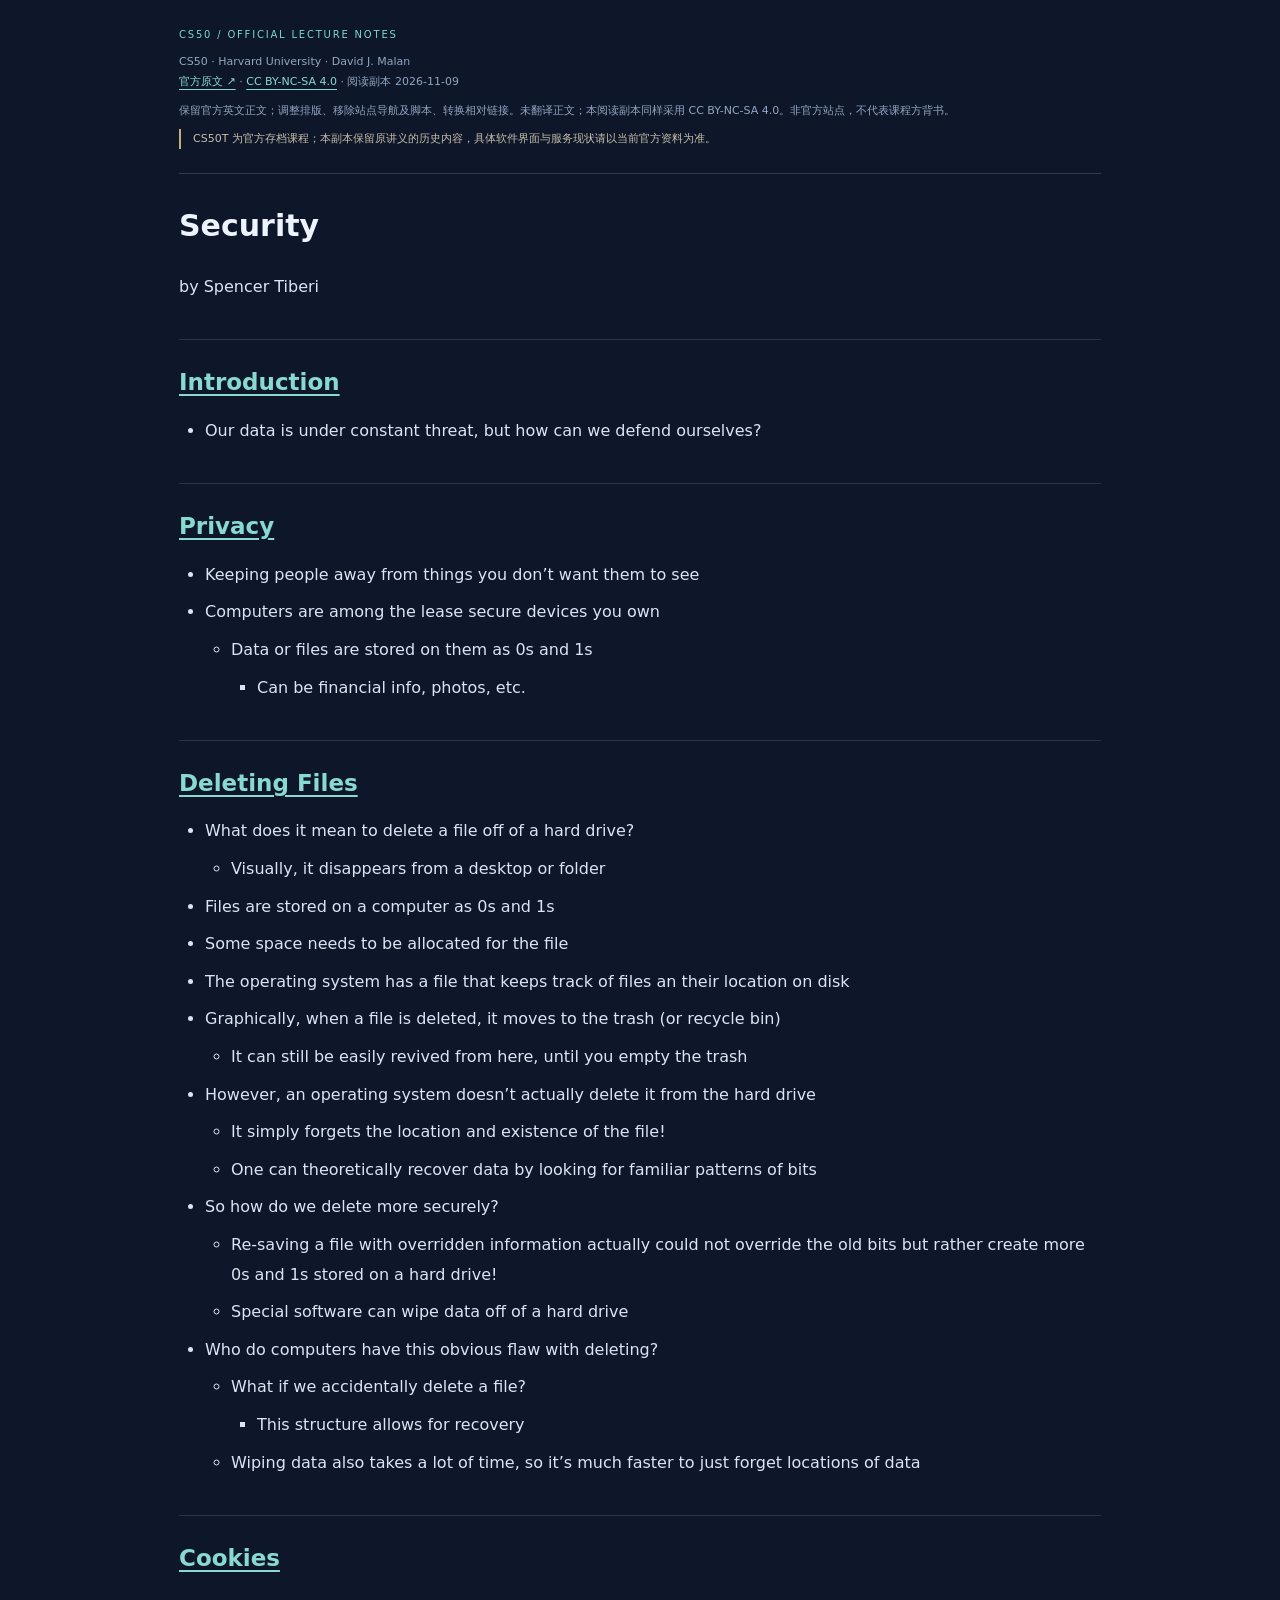
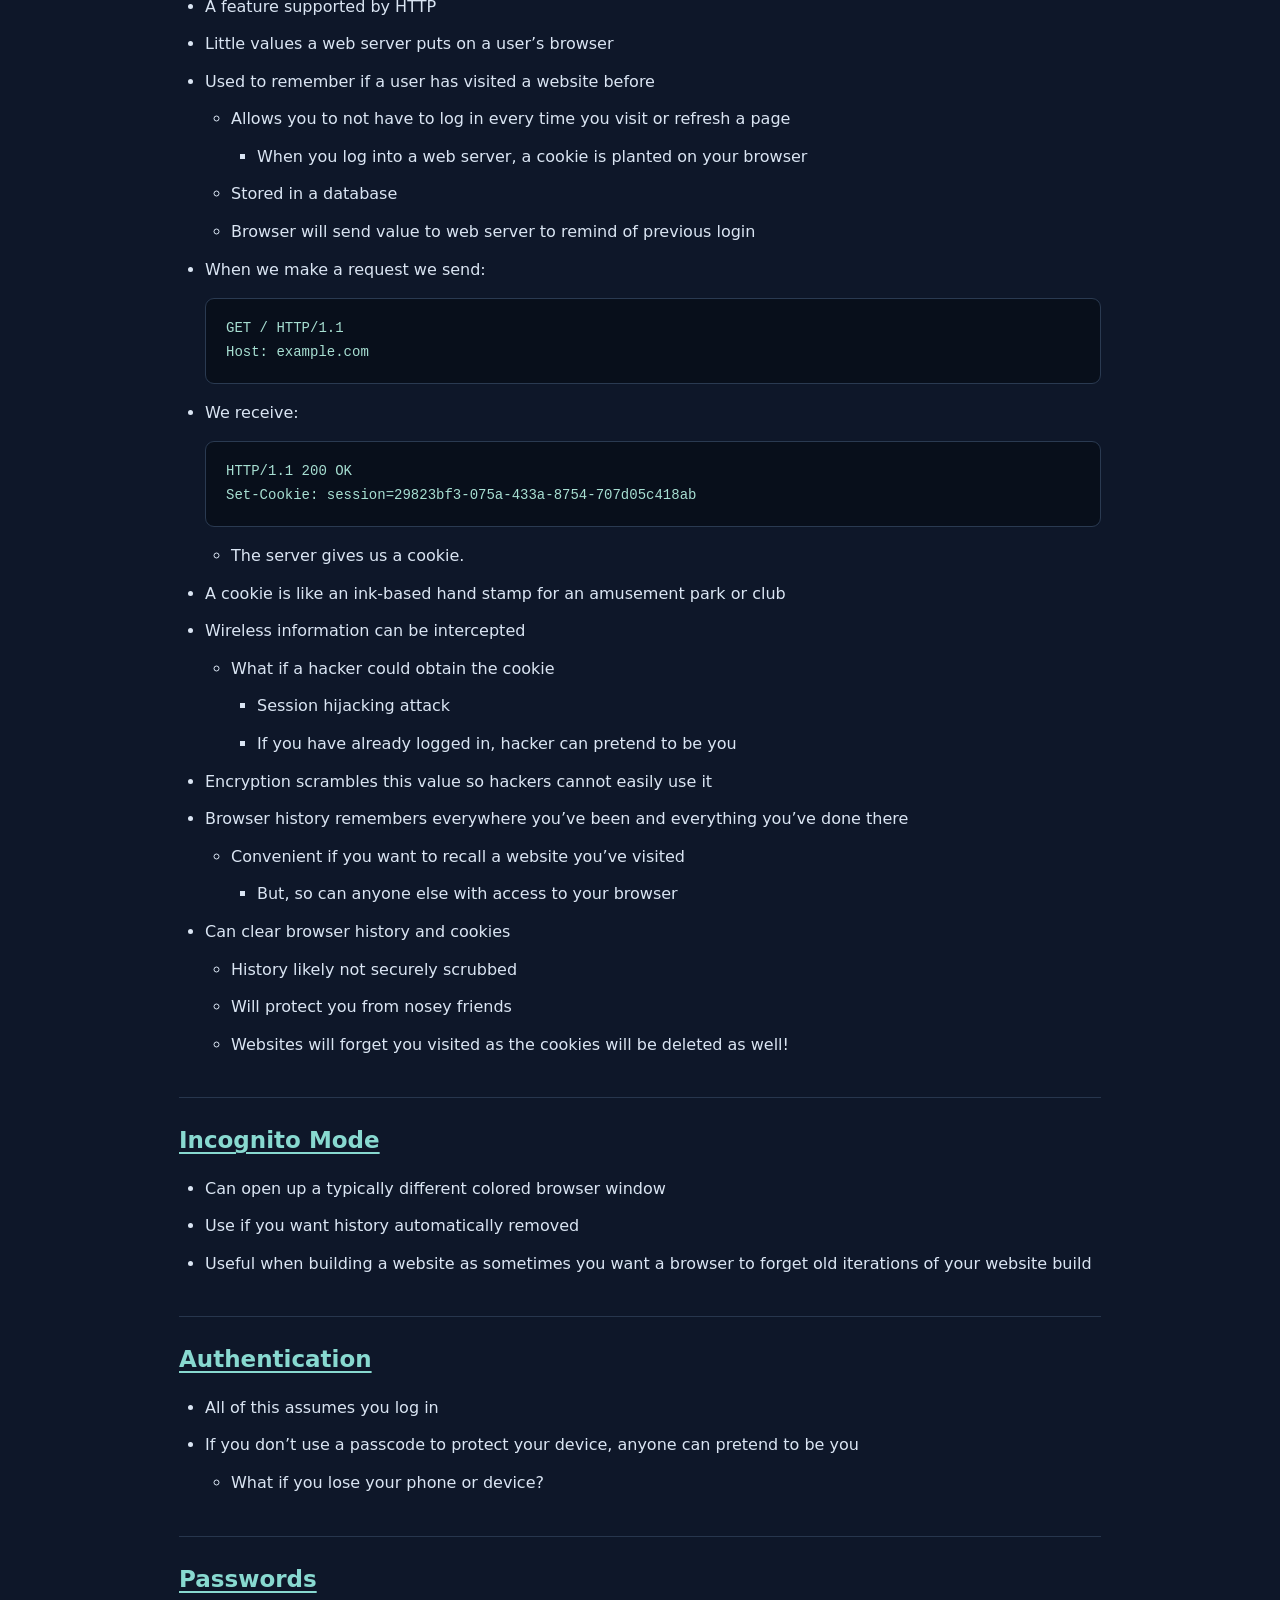
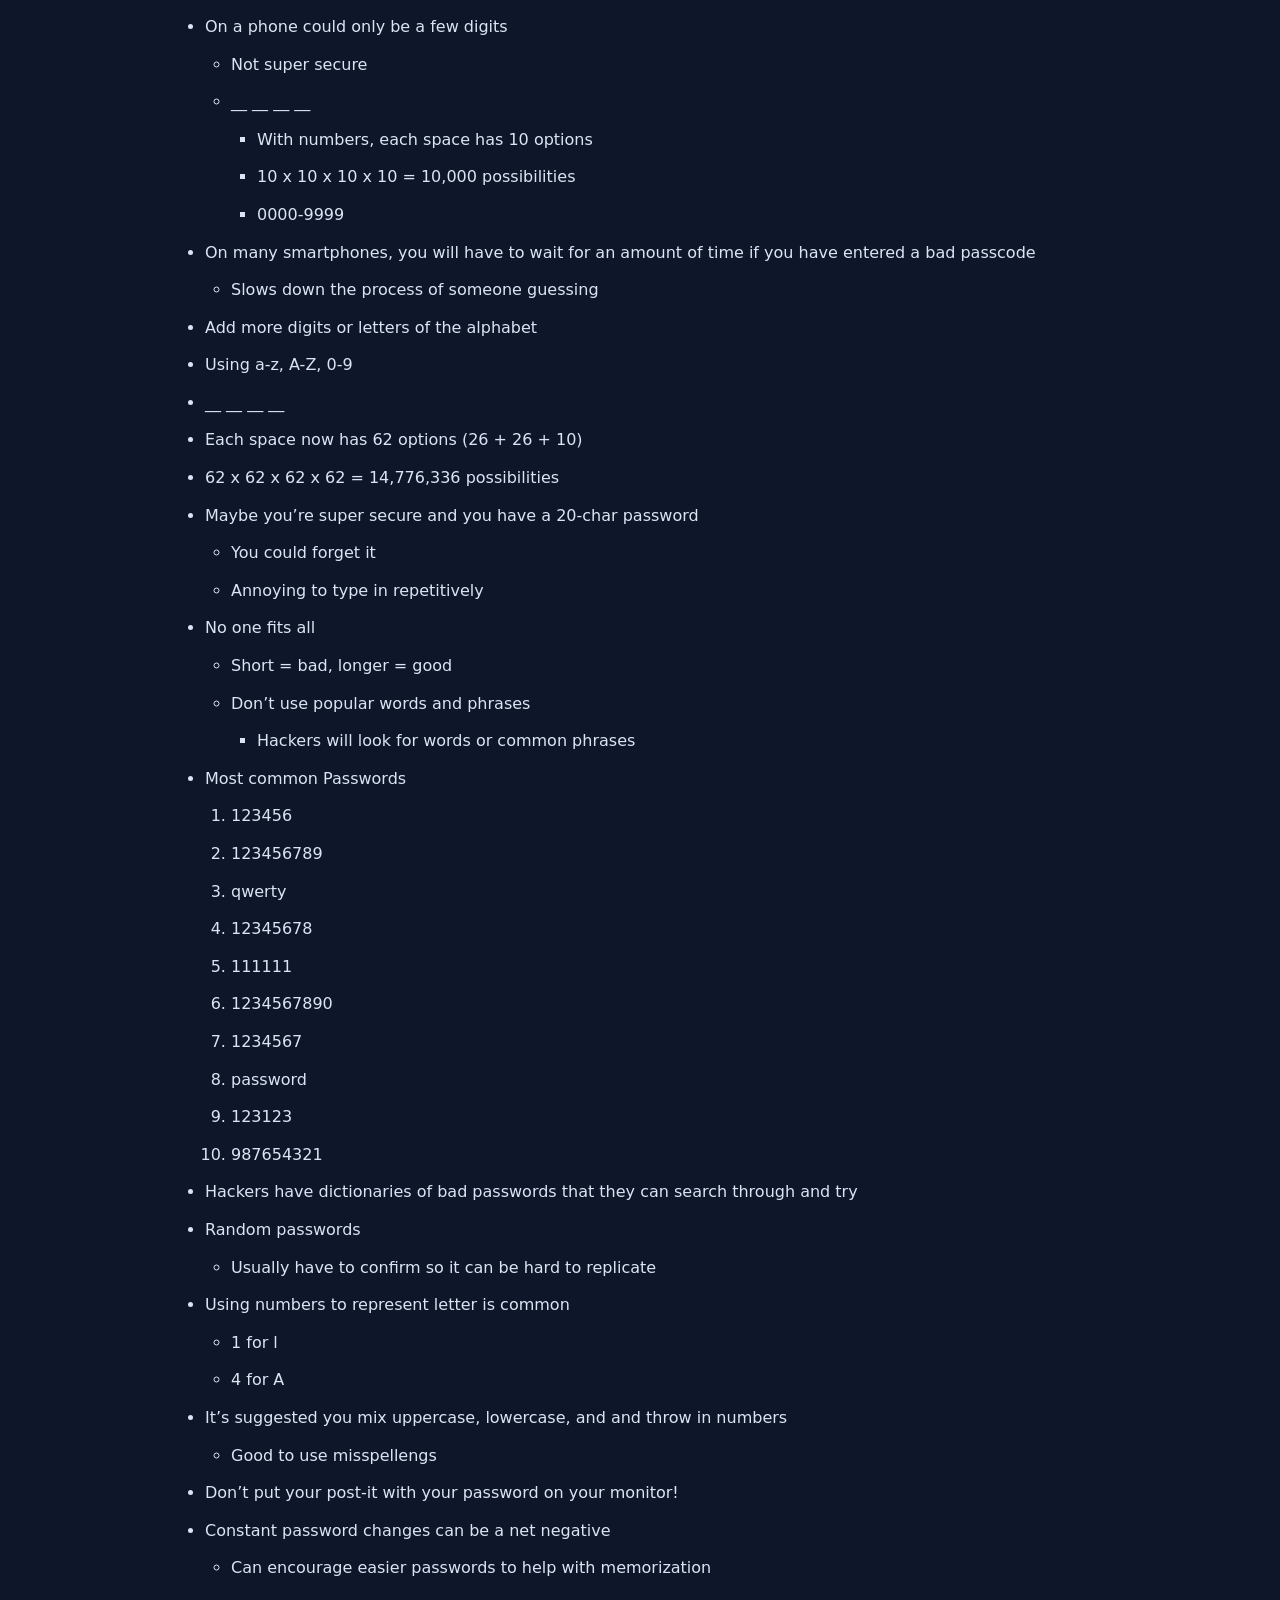
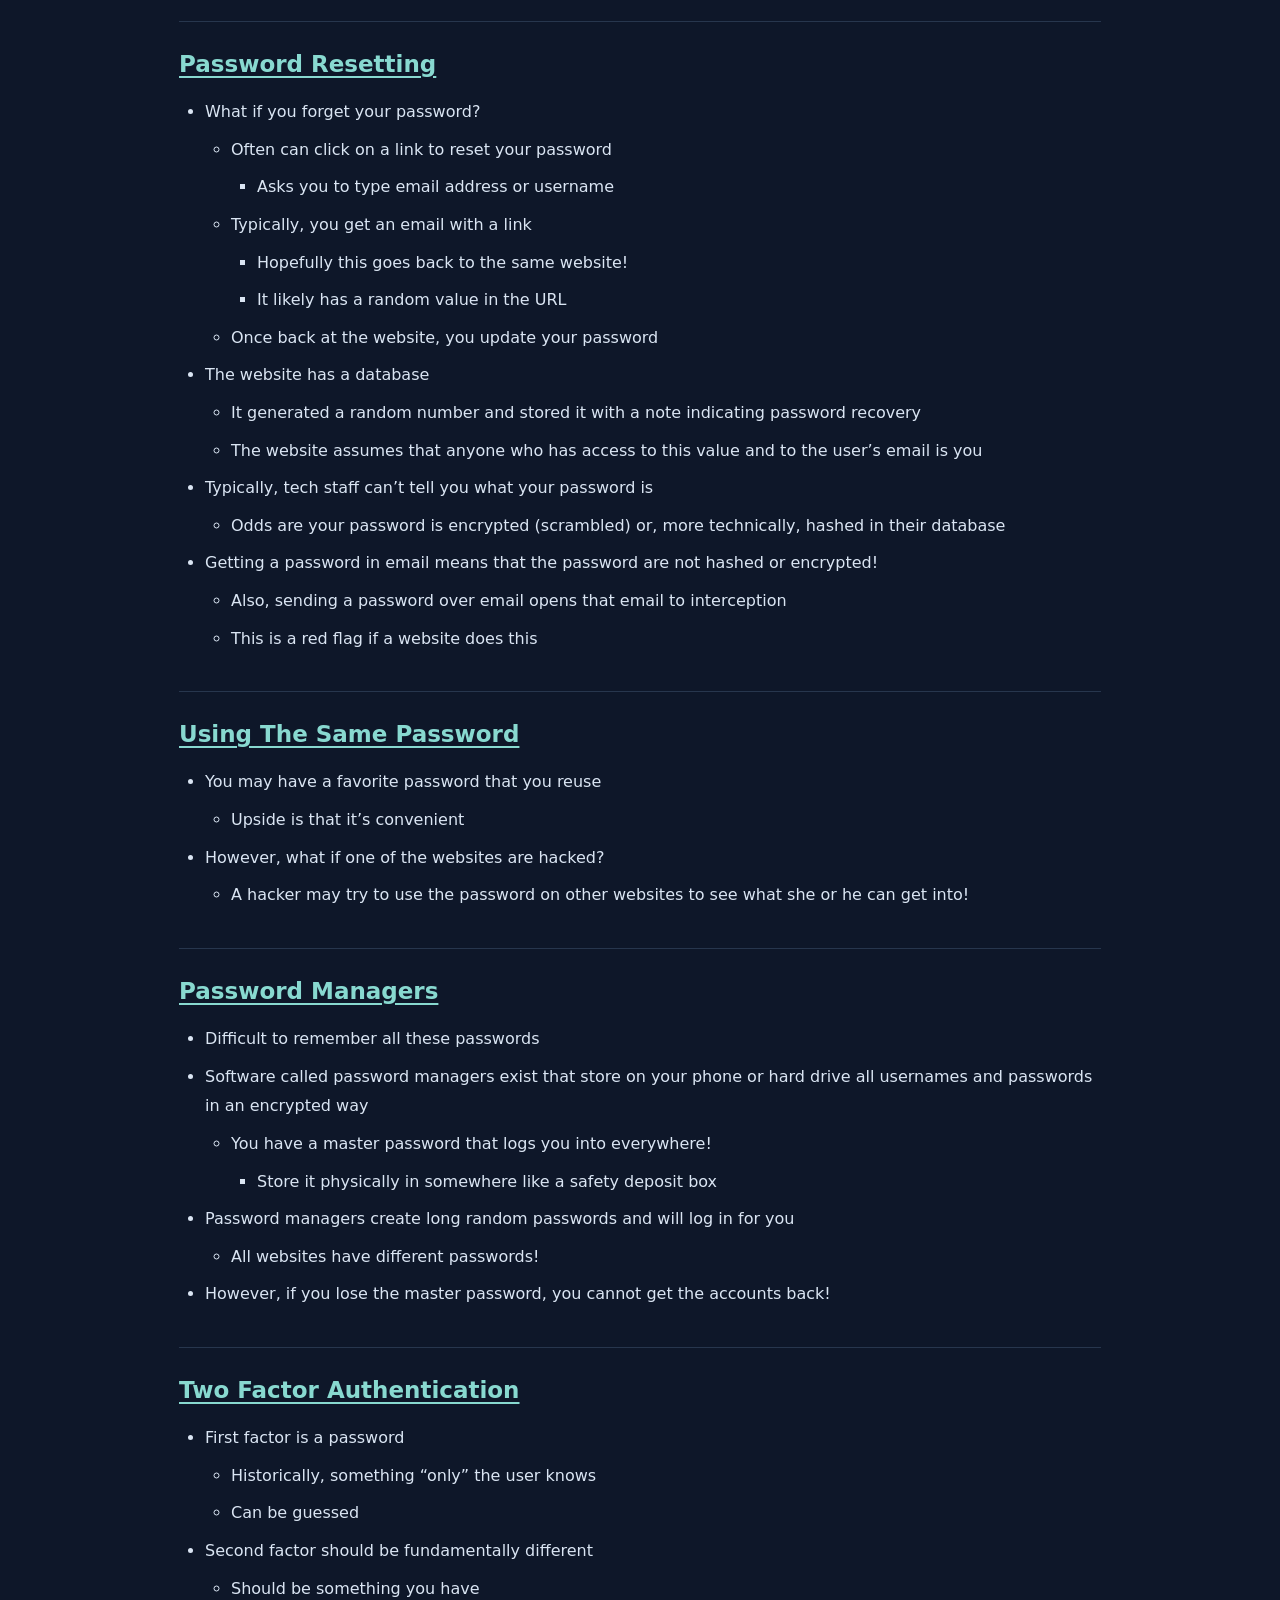
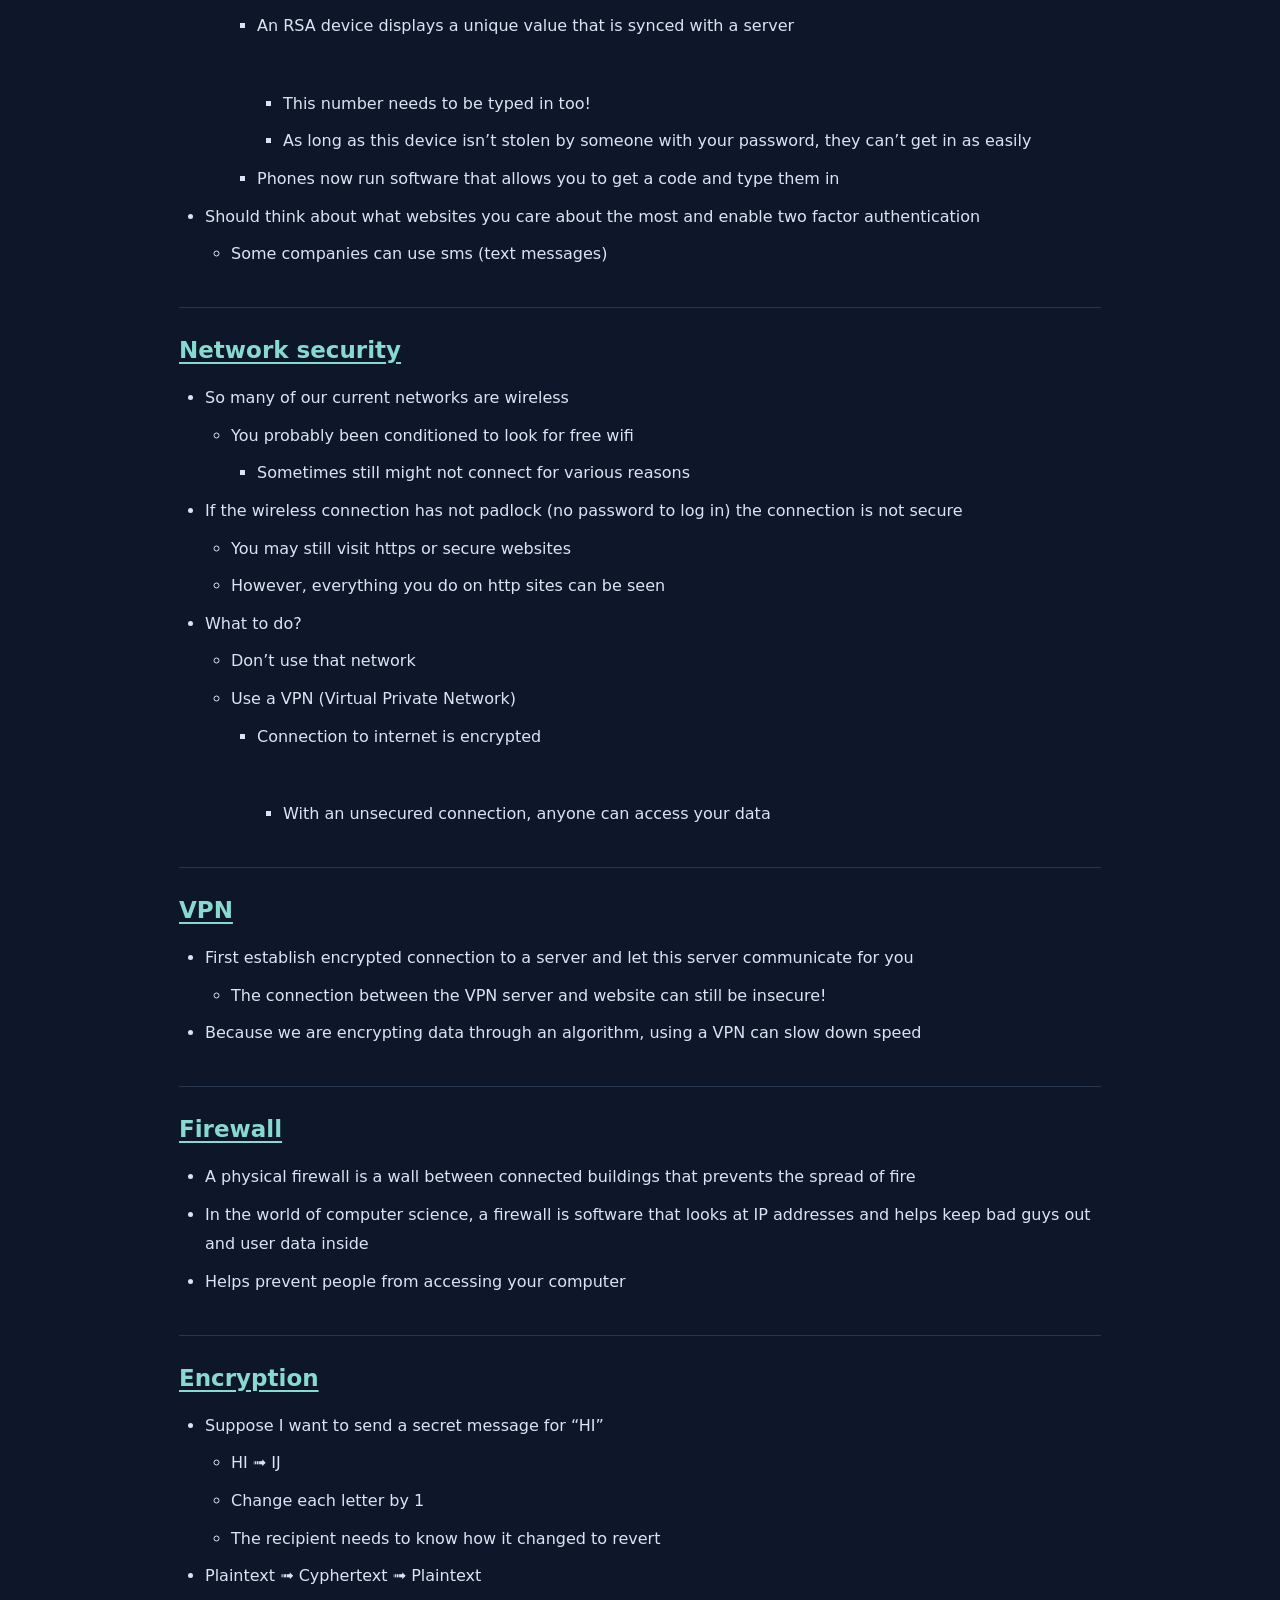
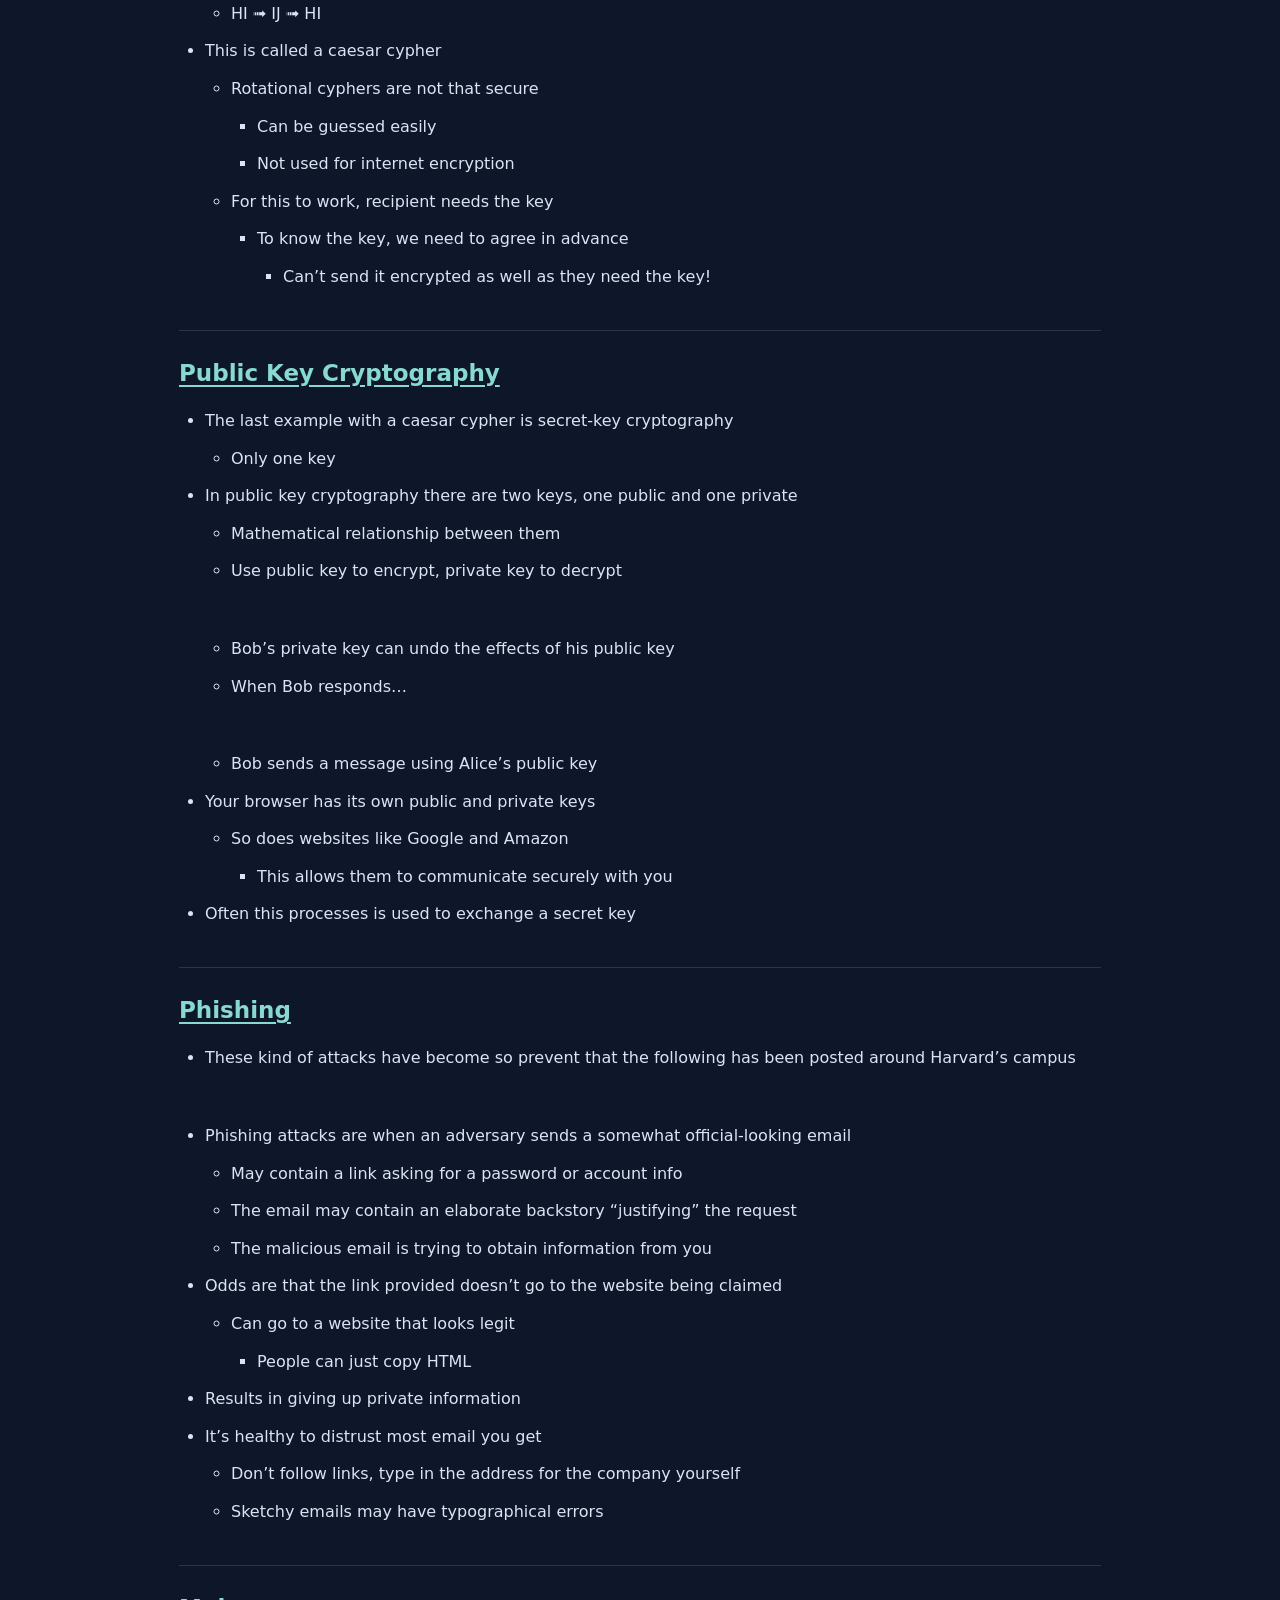
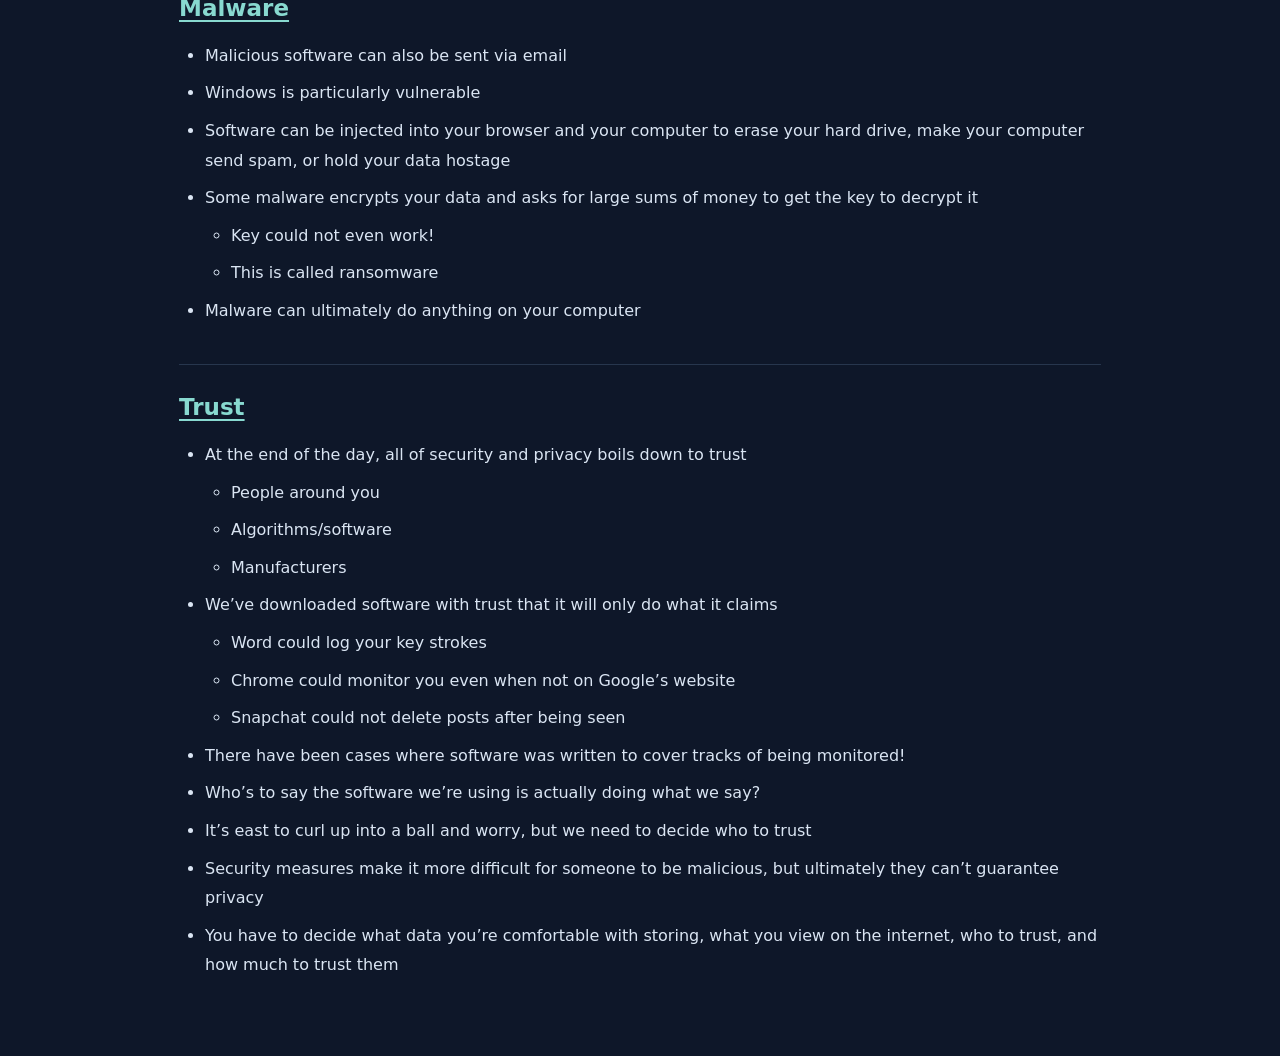
<file: official-notes/technology-4.html>
<!doctype html><html lang="en"><head><meta charset="utf-8"><meta name="viewport" content="width=device-width,initial-scale=1"><meta http-equiv="Content-Security-Policy" content="default-src 'none'; style-src 'self'; img-src https:; base-uri 'none'; form-action 'none'"><title>Security · CS50 official notes</title><link rel="stylesheet" href="reader.css?v=20261109"></head><body><header class="credit"><div class="eyebrow">CS50 / OFFICIAL LECTURE NOTES</div><p>CS50 · Harvard University · David J. Malan<br><a href="https://cs50.harvard.edu/technology/notes/4/" target="_blank" rel="noopener noreferrer">官方原文 ↗</a> · <a href="https://creativecommons.org/licenses/by-nc-sa/4.0/" target="_blank" rel="noopener noreferrer">CC BY-NC-SA 4.0</a> · 阅读副本 2026-11-09</p><p>保留官方英文正文；调整排版、移除站点导航及脚本、转换相对链接。未翻译正文；本阅读副本同样采用 CC BY-NC-SA 4.0。非官方站点，不代表课程方背书。</p><p class="archive">CS50T 为官方存档课程；本副本保留原讲义的历史内容，具体软件界面与服务现状请以当前官方资料为准。</p></header><main>

                    <h1 id="security">Security</h1>

<p>by Spencer Tiberi</p>

<h2 id="introduction"><a href="https://video.cs50.net/cscie1a/2017/fall/lectures/security?t=0m1s" target="_blank" rel="noopener noreferrer">Introduction</a></h2>

<ul>
  <li>Our data is under constant threat, but how can we defend ourselves?</li>
</ul>

<h2 id="privacy"><a href="https://video.cs50.net/cscie1a/2017/fall/lectures/security?t=0m22s" target="_blank" rel="noopener noreferrer">Privacy</a></h2>

<ul>
  <li>Keeping people away from things you don’t want them to see</li>
  <li>Computers are among the lease secure devices you own
    <ul>
      <li>Data or files are stored on them as 0s and 1s
        <ul>
          <li>Can be financial info, photos, etc.</li>
        </ul>
      </li>
    </ul>
  </li>
</ul>

<h2 id="deleting-files"><a href="https://video.cs50.net/cscie1a/2017/fall/lectures/security?t=1m13s" target="_blank" rel="noopener noreferrer">Deleting Files</a></h2>

<ul>
  <li>What does it mean to delete a file off of a hard drive?
    <ul>
      <li>Visually, it disappears from a desktop or folder</li>
    </ul>
  </li>
  <li>Files are stored on a computer as 0s and 1s</li>
  <li>Some space needs to be allocated for the file</li>
  <li>The operating system has a file that keeps track of files an their location on disk</li>
  <li>Graphically, when a file is deleted, it moves to the trash (or recycle bin)
    <ul>
      <li>It can still be easily revived from here, until you empty the trash</li>
    </ul>
  </li>
  <li>However, an operating system doesn’t actually delete it from the hard drive
    <ul>
      <li>It simply forgets the location and existence of the file!</li>
      <li>One can theoretically recover data by looking for familiar patterns of bits</li>
    </ul>
  </li>
  <li>So how do we delete more securely?
    <ul>
      <li>Re-saving a file with overridden information actually could not override the old bits but rather create more 0s and 1s stored on a hard drive!</li>
      <li>Special software can wipe data off of a hard drive</li>
    </ul>
  </li>
  <li>Who do computers have this obvious flaw with deleting?
    <ul>
      <li>What if we accidentally delete a file?
        <ul>
          <li>This structure allows for recovery</li>
        </ul>
      </li>
      <li>Wiping data also takes a lot of time, so it’s much faster to just forget locations of data</li>
    </ul>
  </li>
</ul>

<h2 id="cookies"><a href="https://video.cs50.net/cscie1a/2017/fall/lectures/security?t=7m30s" target="_blank" rel="noopener noreferrer">Cookies</a></h2>

<ul>
  <li>A feature supported by HTTP</li>
  <li>Little values a web server puts on a user’s browser</li>
  <li>Used to remember if a user has visited a website before
    <ul>
      <li>Allows you to not have to log in every time you visit or refresh a page
        <ul>
          <li>When you log into a web server, a cookie is planted on your browser</li>
        </ul>
      </li>
      <li>Stored in a database</li>
      <li>Browser will send value to web server to remind of previous login</li>
    </ul>
  </li>
  <li>When we make a request we send:
    <div class="language-plaintext highlighter-rouge">
<div class="highlight"><pre class="highlight"><code>GET / HTTP/1.1
Host: example.com
</code></pre></div>    </div>
  </li>
  <li>We receive:
    <div class="language-plaintext highlighter-rouge">
<div class="highlight"><pre class="highlight"><code>HTTP/1.1 200 OK
Set-Cookie: session=29823bf3-075a-433a-8754-707d05c418ab
</code></pre></div>    </div>
    <ul>
      <li>The server gives us a cookie.</li>
    </ul>
  </li>
  <li>A cookie is like an ink-based hand stamp for an amusement park or club</li>
  <li>Wireless information can be intercepted
    <ul>
      <li>What if a hacker could obtain the cookie
        <ul>
          <li>Session hijacking attack</li>
          <li>If you have already logged in, hacker can pretend to be you</li>
        </ul>
      </li>
    </ul>
  </li>
  <li>Encryption scrambles this value so hackers cannot easily use it</li>
  <li>Browser history remembers everywhere you’ve been and everything you’ve done there
    <ul>
      <li>Convenient if you want to recall a website you’ve visited
        <ul>
          <li>But, so can anyone else with access to your browser</li>
        </ul>
      </li>
    </ul>
  </li>
  <li>Can clear browser history and cookies
    <ul>
      <li>History likely not securely scrubbed</li>
      <li>Will protect you from nosey friends</li>
      <li>Websites will forget you visited as the cookies will be deleted as well!</li>
    </ul>
  </li>
</ul>

<h2 id="incognito-mode"><a href="https://video.cs50.net/cscie1a/2017/fall/lectures/security?t=17m12s" target="_blank" rel="noopener noreferrer">Incognito Mode</a></h2>

<ul>
  <li>Can open up a typically different colored browser window</li>
  <li>Use if you want history automatically removed</li>
  <li>Useful when building a website as sometimes you want a browser to forget old iterations of your website build</li>
</ul>

<h2 id="authentication"><a href="https://video.cs50.net/cscie1a/2017/fall/lectures/security?t=18m41s" target="_blank" rel="noopener noreferrer">Authentication</a></h2>

<ul>
  <li>All of this assumes you log in</li>
  <li>If you don’t use a passcode to protect your device, anyone can pretend to be you
    <ul>
      <li>What if you lose your phone or device?</li>
    </ul>
  </li>
</ul>

<h2 id="passwords"><a href="https://video.cs50.net/cscie1a/2017/fall/lectures/security?t=20m6s" target="_blank" rel="noopener noreferrer">Passwords</a></h2>

<ul>
  <li>On a phone could only be a few digits
    <ul>
      <li>Not super secure</li>
      <li>__ __ __ __
        <ul>
          <li>With numbers, each space has 10 options</li>
          <li>10 x 10 x 10 x 10 = 10,000 possibilities</li>
          <li>0000-9999</li>
        </ul>
      </li>
    </ul>
  </li>
  <li>On many smartphones, you will have to wait for an amount of time if you have entered a bad passcode
    <ul>
      <li>Slows down the process of someone guessing</li>
    </ul>
  </li>
  <li>Add more digits or letters of the alphabet</li>
  <li>Using a-z, A-Z, 0-9</li>
  <li>__ __ __ __</li>
  <li>Each space now has 62 options (26 + 26 + 10)</li>
  <li>62 x 62 x 62 x 62 = 14,776,336 possibilities</li>
  <li>Maybe you’re super secure and you have a 20-char password
    <ul>
      <li>You could forget it</li>
      <li>Annoying to type in repetitively</li>
    </ul>
  </li>
  <li>No one fits all
    <ul>
      <li>Short = bad, longer = good</li>
      <li>Don’t use popular words and phrases
        <ul>
          <li>Hackers will look for words or common phrases</li>
        </ul>
      </li>
    </ul>
  </li>
  <li>Most common Passwords
    <ol>
      <li>123456</li>
      <li>123456789</li>
      <li>qwerty</li>
      <li>12345678</li>
      <li>111111</li>
      <li>1234567890</li>
      <li>1234567</li>
      <li>password</li>
      <li>123123</li>
      <li>987654321</li>
    </ol>
  </li>
  <li>Hackers have dictionaries of bad passwords that they can search through and try</li>
  <li>Random passwords
    <ul>
      <li>Usually have to confirm so it can be hard to replicate</li>
    </ul>
  </li>
  <li>Using numbers to represent letter is common
    <ul>
      <li>1 for l</li>
      <li>4 for A</li>
    </ul>
  </li>
  <li>It’s suggested you mix uppercase, lowercase, and and throw in numbers
    <ul>
      <li>Good to use misspellengs</li>
    </ul>
  </li>
  <li>Don’t put your post-it with your password on your monitor!</li>
  <li>Constant password changes can be a net negative
    <ul>
      <li>Can encourage easier passwords to help with memorization</li>
    </ul>
  </li>
</ul>

<h2 id="password-resetting"><a href="https://video.cs50.net/cscie1a/2017/fall/lectures/security?t=30m49s" target="_blank" rel="noopener noreferrer">Password Resetting</a></h2>

<ul>
  <li>What if you forget your password?
    <ul>
      <li>Often can click on a link to reset your password
        <ul>
          <li>Asks you to type email address or username</li>
        </ul>
      </li>
      <li>Typically, you get an email with a link
        <ul>
          <li>Hopefully this goes back to the same website!</li>
          <li>It likely has a random value in the URL</li>
        </ul>
      </li>
      <li>Once back at the website, you update your password</li>
    </ul>
  </li>
  <li>The website has a database
    <ul>
      <li>It generated a random number and stored it with a note indicating password recovery</li>
      <li>The website assumes that anyone who has access to this value and to the user’s email is you</li>
    </ul>
  </li>
  <li>Typically, tech staff can’t tell you what your password is
    <ul>
      <li>Odds are your password is encrypted (scrambled) or, more technically, hashed in their database</li>
    </ul>
  </li>
  <li>Getting a password in email means that the password are not hashed or encrypted!
    <ul>
      <li>Also, sending a password over email opens that email to interception</li>
      <li>This is a red flag if a website does this</li>
    </ul>
  </li>
</ul>

<h2 id="using-the-same-password"><a href="https://video.cs50.net/cscie1a/2017/fall/lectures/security?t=35m52s" target="_blank" rel="noopener noreferrer">Using The Same Password</a></h2>

<ul>
  <li>You may have a favorite password that you reuse
    <ul>
      <li>Upside is that it’s convenient</li>
    </ul>
  </li>
  <li>However, what if one of the websites are hacked?
    <ul>
      <li>A hacker may try to use the password on other websites to see what she or he can get into!</li>
    </ul>
  </li>
</ul>

<h2 id="password-managers"><a href="https://video.cs50.net/cscie1a/2017/fall/lectures/security?t=37m15s" target="_blank" rel="noopener noreferrer">Password Managers</a></h2>

<ul>
  <li>Difficult to remember all these passwords</li>
  <li>Software called password managers exist that store on your phone or hard drive all usernames and passwords in an encrypted way
    <ul>
      <li>You have a master password that logs you into everywhere!
        <ul>
          <li>Store it physically in somewhere like a safety deposit box</li>
        </ul>
      </li>
    </ul>
  </li>
  <li>Password managers create long random passwords and will log in for you
    <ul>
      <li>All websites have different passwords!</li>
    </ul>
  </li>
  <li>However, if you lose the master password, you cannot get the accounts back!</li>
</ul>

<h2 id="two-factor-authentication"><a href="https://video.cs50.net/cscie1a/2017/fall/lectures/security?t=39m22s" target="_blank" rel="noopener noreferrer">Two Factor Authentication</a></h2>

<ul>
  <li>First factor is a password
    <ul>
      <li>Historically, something “only” the user knows</li>
      <li>Can be guessed</li>
    </ul>
  </li>
  <li>Second factor should be fundamentally different
    <ul>
      <li>Should be something you have
        <ul>
          <li>An RSA device displays a unique value that is synced with a server
<img src="https://cs50.harvard.edu/technology/notes/4/rsa.png" alt="RSA" width="400px" loading="lazy" referrerpolicy="no-referrer">
            <ul>
              <li>This number needs to be typed in too!</li>
              <li>As long as this device isn’t stolen by someone with your password, they can’t get in as easily</li>
            </ul>
          </li>
          <li>Phones now run software that allows you to get a code and type them in</li>
        </ul>
      </li>
    </ul>
  </li>
  <li>Should think about what websites you care about the most and enable two factor authentication
    <ul>
      <li>Some companies can use sms (text messages)</li>
    </ul>
  </li>
</ul>

<h2 id="network-security"><a href="https://video.cs50.net/cscie1a/2017/fall/lectures/security?t=43m31s" target="_blank" rel="noopener noreferrer">Network security</a></h2>

<ul>
  <li>So many of our current networks are wireless
    <ul>
      <li>You probably been conditioned to look for free wifi
        <ul>
          <li>Sometimes still might not connect for various reasons</li>
        </ul>
      </li>
    </ul>
  </li>
  <li>If the wireless connection has not padlock (no password to log in) the connection is not secure
    <ul>
      <li>You may still visit https or secure websites</li>
      <li>However, everything you do on http sites can be seen</li>
    </ul>
  </li>
  <li>What to do?
    <ul>
      <li>Don’t use that network</li>
      <li>Use a VPN (Virtual Private Network)
        <ul>
          <li>Connection to internet is encrypted
<img src="https://cs50.harvard.edu/technology/notes/4/vpn1.png" alt="VPN1" width="400px" loading="lazy" referrerpolicy="no-referrer">
            <ul>
              <li>With an unsecured connection, anyone can access your data</li>
            </ul>
          </li>
        </ul>
      </li>
    </ul>
  </li>
</ul>

<h2 id="vpn"><a href="https://video.cs50.net/cscie1a/2017/fall/lectures/security?t=46m57s" target="_blank" rel="noopener noreferrer">VPN</a></h2>

<ul>
  <li>First establish encrypted connection to a server and let this server communicate for you
    <ul>
      <li>The connection between the VPN server and website can still be insecure!</li>
    </ul>
  </li>
  <li>Because we are encrypting data through an algorithm, using a VPN can slow down speed</li>
</ul>

<h2 id="firewall"><a href="https://video.cs50.net/cscie1a/2017/fall/lectures/security?t=49m19s" target="_blank" rel="noopener noreferrer">Firewall</a></h2>

<ul>
  <li>A physical firewall is a wall between connected buildings that prevents the spread of fire</li>
  <li>In the world of computer science, a firewall is software that looks at IP addresses and helps keep bad guys out and user data inside</li>
  <li>Helps prevent people from accessing your computer</li>
</ul>

<h2 id="encryption"><a href="https://video.cs50.net/cscie1a/2017/fall/lectures/security?t=51m4s" target="_blank" rel="noopener noreferrer">Encryption</a></h2>

<ul>
  <li>Suppose I want to send a secret message for “HI”
    <ul>
      <li>HI ➟ IJ</li>
      <li>Change each letter by 1</li>
      <li>The recipient needs to know how it changed to revert</li>
    </ul>
  </li>
  <li>Plaintext ➟ Cyphertext ➟ Plaintext
    <ul>
      <li>HI ➟ IJ ➟ HI</li>
    </ul>
  </li>
  <li>This is called a caesar cypher
    <ul>
      <li>Rotational cyphers are not that secure
        <ul>
          <li>Can be guessed easily</li>
          <li>Not used for internet encryption</li>
        </ul>
      </li>
      <li>For this to work, recipient needs the key
        <ul>
          <li>To know the key, we need to agree in advance
            <ul>
              <li>Can’t send it encrypted as well as they need the key!</li>
            </ul>
          </li>
        </ul>
      </li>
    </ul>
  </li>
</ul>

<h2 id="public-key-cryptography"><a href="https://video.cs50.net/cscie1a/2017/fall/lectures/security?t=54m44s" target="_blank" rel="noopener noreferrer">Public Key Cryptography</a></h2>

<ul>
  <li>The last example with a caesar cypher is secret-key cryptography
    <ul>
      <li>Only one key</li>
    </ul>
  </li>
  <li>In public key cryptography there are two keys, one public and one private
    <ul>
      <li>Mathematical relationship between them</li>
      <li>Use public key to encrypt, private key to decrypt
<img src="https://cs50.harvard.edu/technology/notes/4/alicebob.png" alt="Alice and Bob" width="400px" loading="lazy" referrerpolicy="no-referrer">
</li>
      <li>Bob’s private key can undo the effects of his public key</li>
      <li>When Bob responds…
<img src="https://cs50.harvard.edu/technology/notes/4/bob.png" alt="Bob Response" width="400px" loading="lazy" referrerpolicy="no-referrer">
</li>
      <li>Bob sends a message using Alice’s public key</li>
    </ul>
  </li>
  <li>Your browser has its own public and private keys
    <ul>
      <li>So does websites like Google and Amazon
        <ul>
          <li>This allows them to communicate securely with you</li>
        </ul>
      </li>
    </ul>
  </li>
  <li>Often this processes is used to exchange a secret key</li>
</ul>

<h2 id="phishing"><a href="https://video.cs50.net/cscie1a/2017/fall/lectures/security?t=58m28s" target="_blank" rel="noopener noreferrer">Phishing</a></h2>

<ul>
  <li>These kind of attacks have become so prevent that the following has been posted around Harvard’s campus
<img src="https://cs50.harvard.edu/technology/notes/4/phishing.png" alt="phishing" width="400px" loading="lazy" referrerpolicy="no-referrer">
</li>
  <li>Phishing attacks are when an adversary sends a somewhat official-looking email
    <ul>
      <li>May contain a link asking for a password or account info</li>
      <li>The email may contain an elaborate backstory “justifying” the request</li>
      <li>The malicious email is trying to obtain information from you</li>
    </ul>
  </li>
  <li>Odds are that the link provided doesn’t go to the website being claimed
    <ul>
      <li>Can go to a website that looks legit
        <ul>
          <li>People can just copy HTML</li>
        </ul>
      </li>
    </ul>
  </li>
  <li>Results in giving up private information</li>
  <li>It’s healthy to distrust most email you get
    <ul>
      <li>Don’t follow links, type in the address for the company yourself</li>
      <li>Sketchy emails may have typographical errors</li>
    </ul>
  </li>
</ul>

<h2 id="malware"><a href="https://video.cs50.net/cscie1a/2017/fall/lectures/security?t=1h2m10s" target="_blank" rel="noopener noreferrer">Malware</a></h2>

<ul>
  <li>Malicious software can also be sent via email</li>
  <li>Windows is particularly vulnerable</li>
  <li>Software can be injected into your browser and your computer to erase your hard drive, make your computer send spam, or hold your data hostage</li>
  <li>Some malware encrypts your data and asks for large sums of money to get the key to decrypt it
    <ul>
      <li>Key could not even work!</li>
      <li>This is called ransomware</li>
    </ul>
  </li>
  <li>Malware can ultimately do anything on your computer</li>
</ul>

<h2 id="trust"><a href="https://video.cs50.net/cscie1a/2017/fall/lectures/security?t=1h3m53s" target="_blank" rel="noopener noreferrer">Trust</a></h2>

<ul>
  <li>At the end of the day, all of security and privacy boils down to trust
    <ul>
      <li>People around you</li>
      <li>Algorithms/software</li>
      <li>Manufacturers</li>
    </ul>
  </li>
  <li>We’ve downloaded software with trust that it will only do what it claims
    <ul>
      <li>Word could log your key strokes</li>
      <li>Chrome could monitor you even when not on Google’s website</li>
      <li>Snapchat could not delete posts after being seen</li>
    </ul>
  </li>
  <li>There have been cases where software was written to cover tracks of being monitored!</li>
  <li>Who’s to say the software we’re using is actually doing what we say?</li>
  <li>It’s east to curl up into a ball and worry, but we need to decide who to trust</li>
  <li>Security measures make it more difficult for someone to be malicious, but ultimately they can’t guarantee privacy</li>
  <li>You have to decide what data you’re comfortable with storing, what you view on the internet, who to trust, and how much to trust them</li>
</ul>


</main></body></html>
</file>
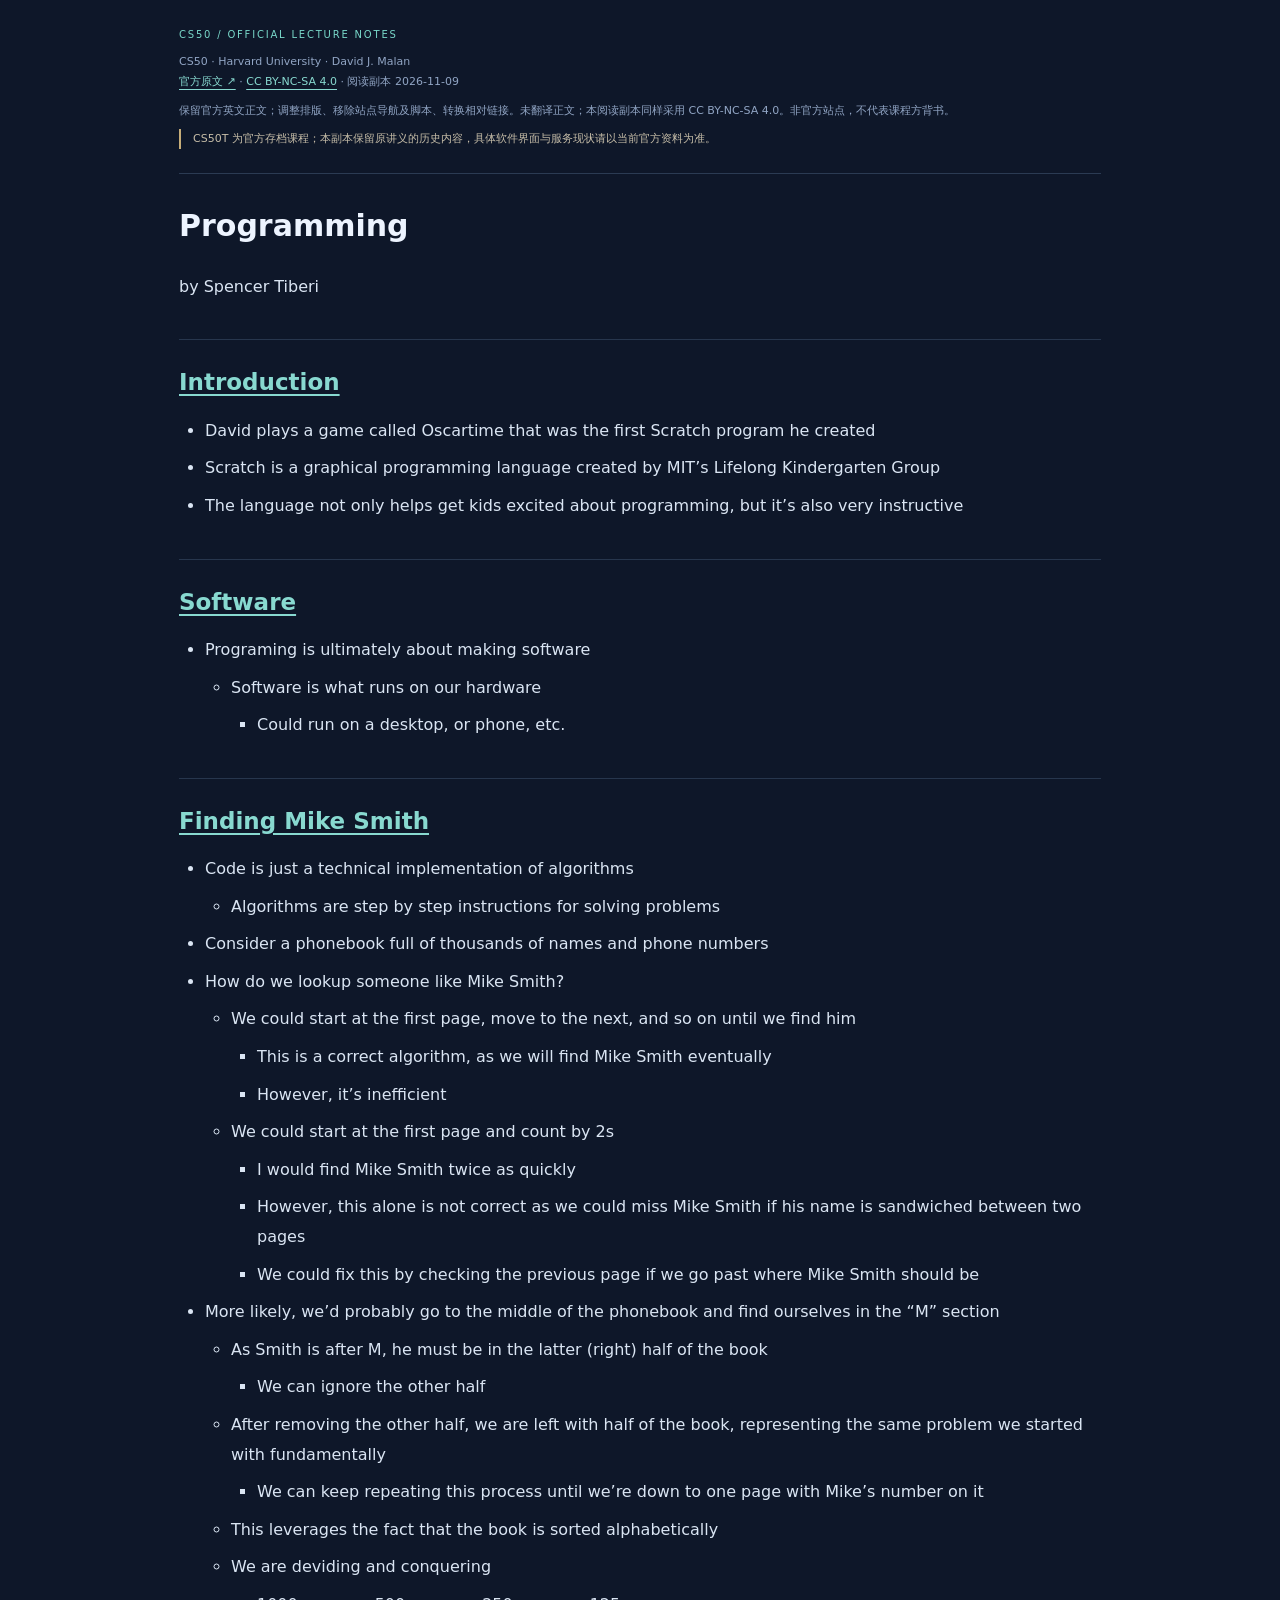
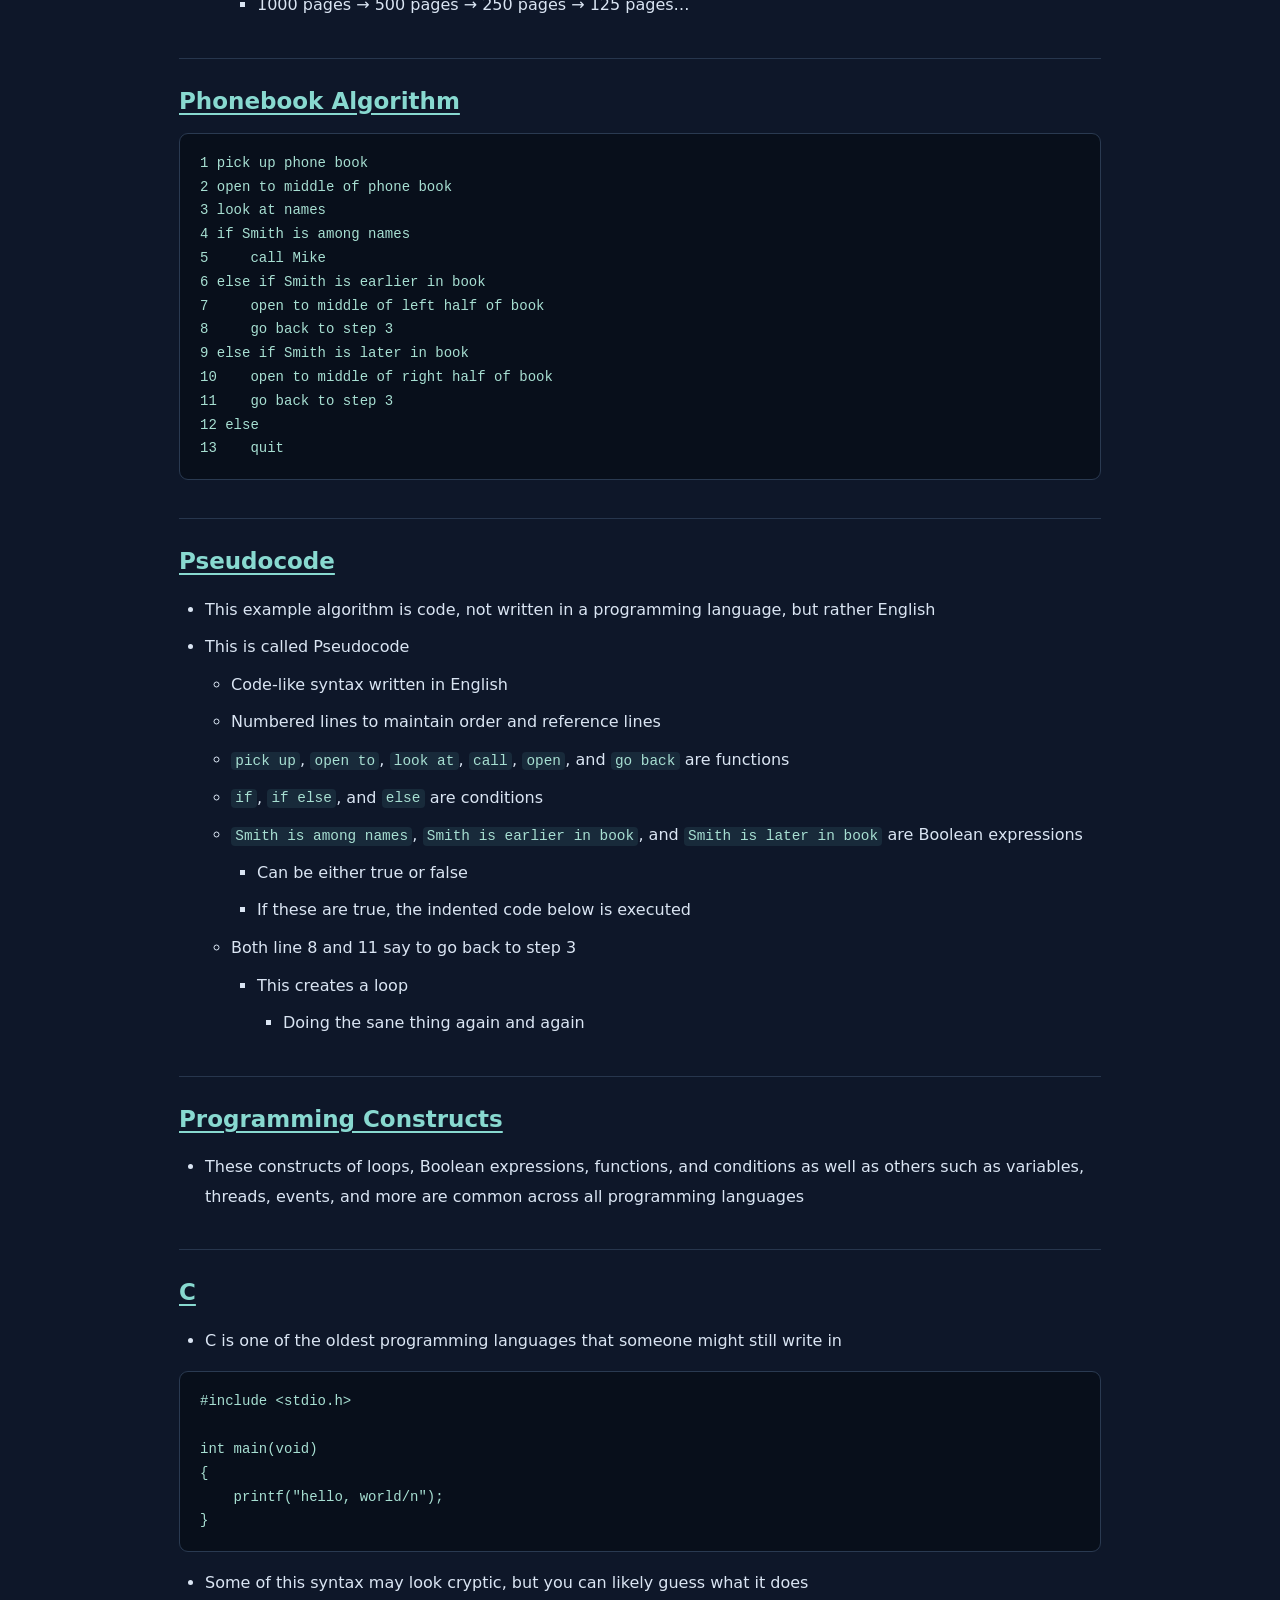
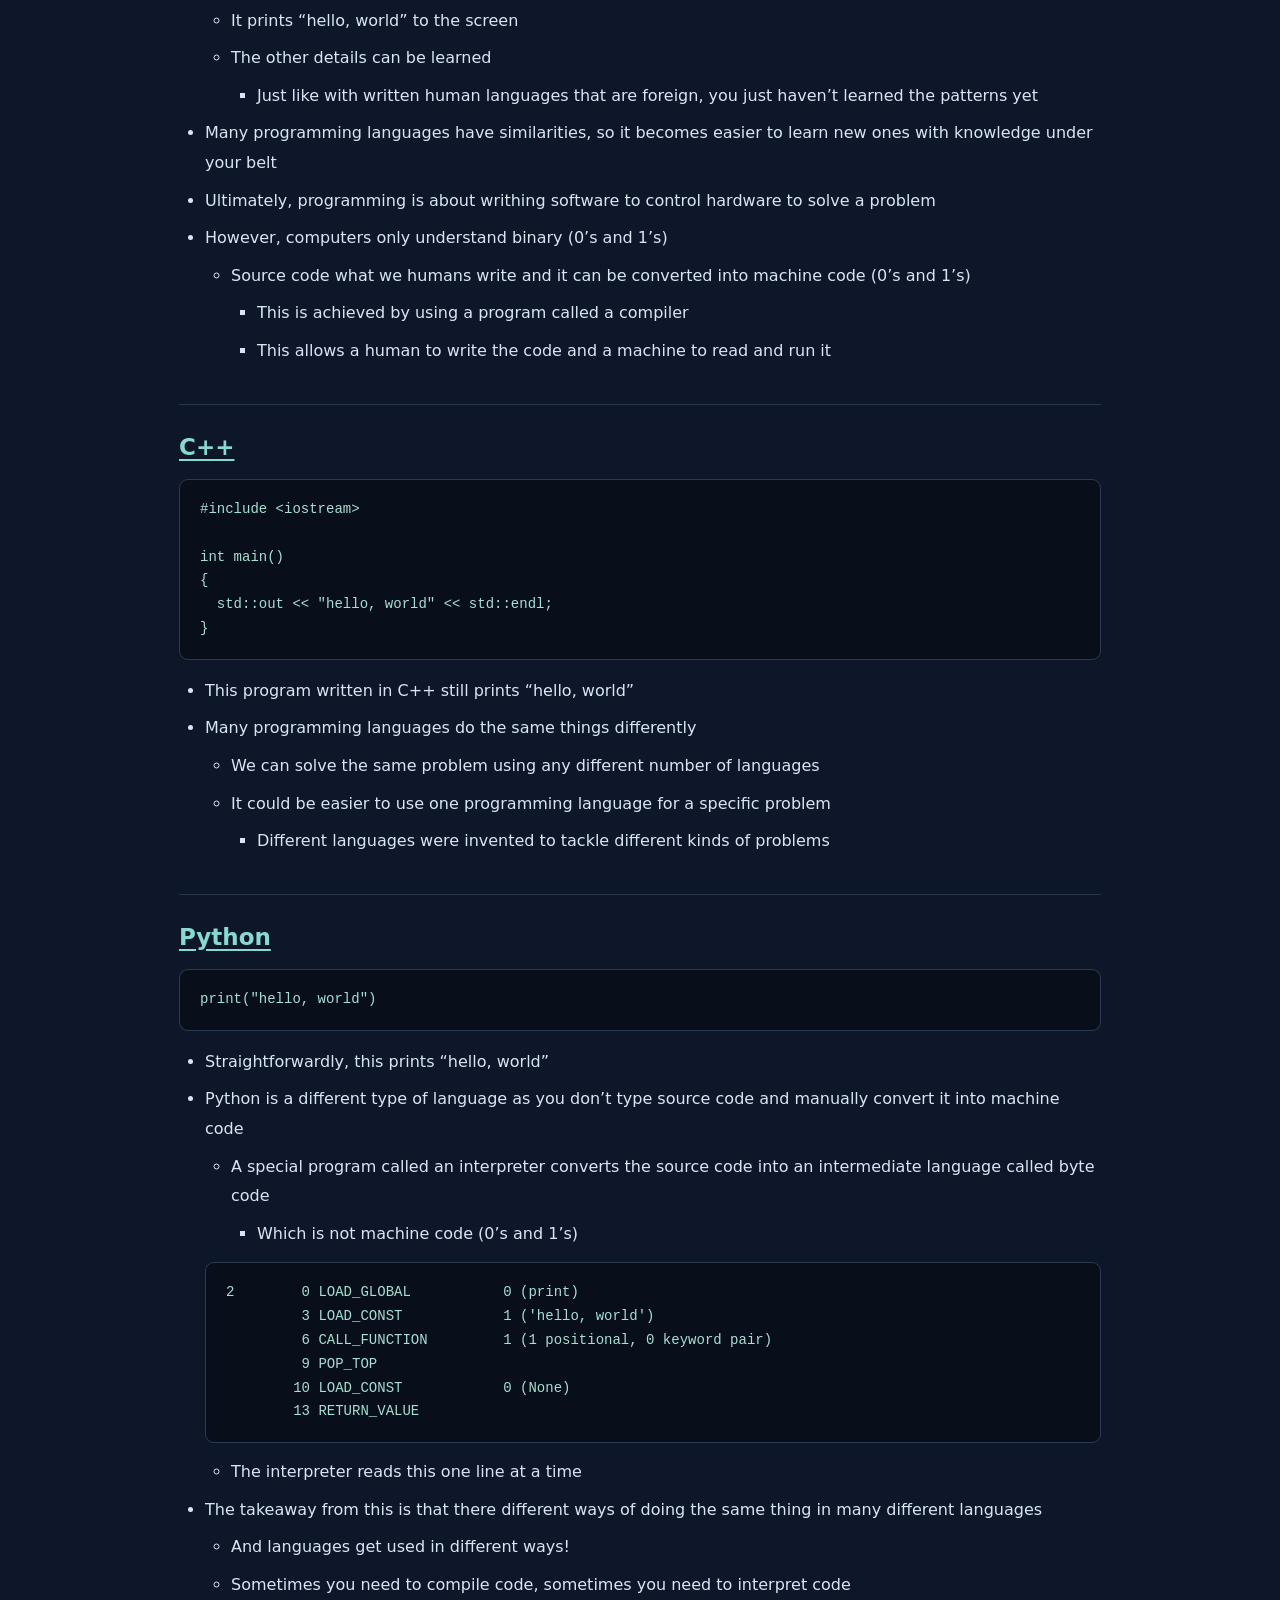
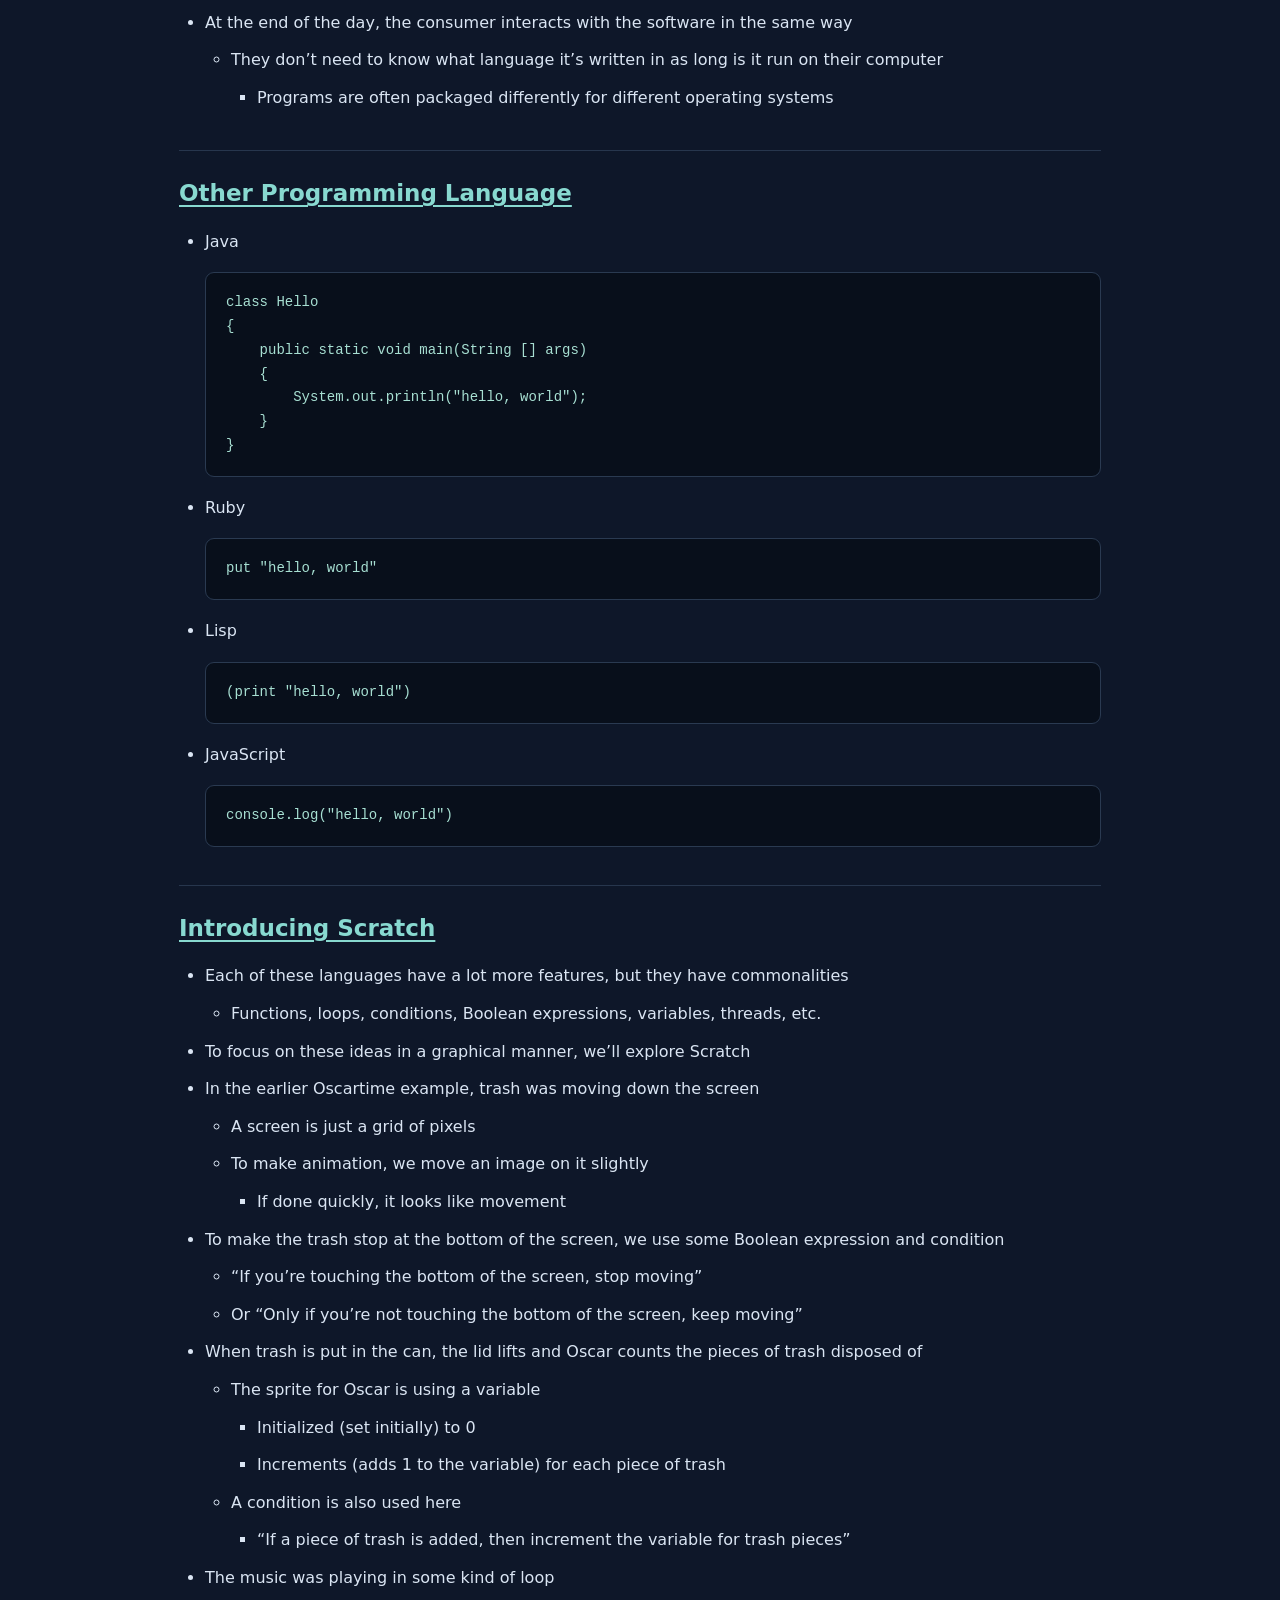
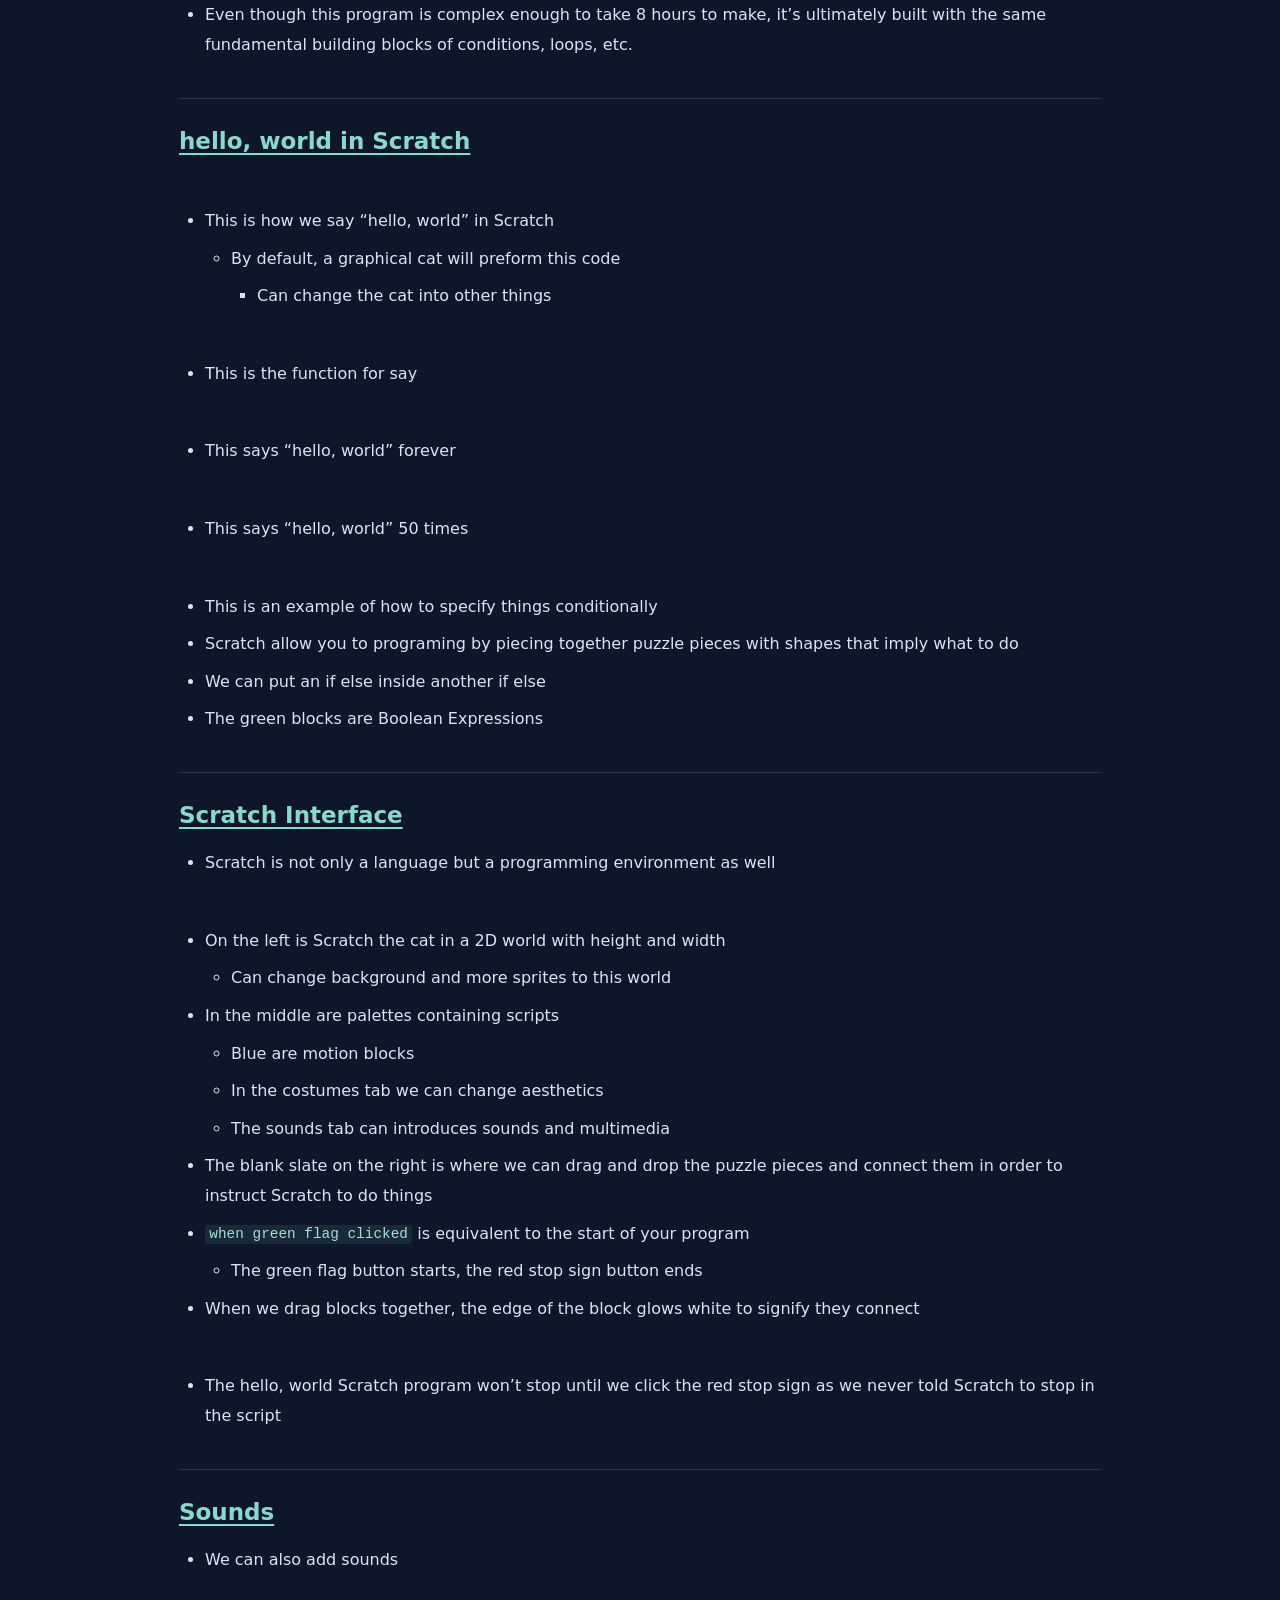
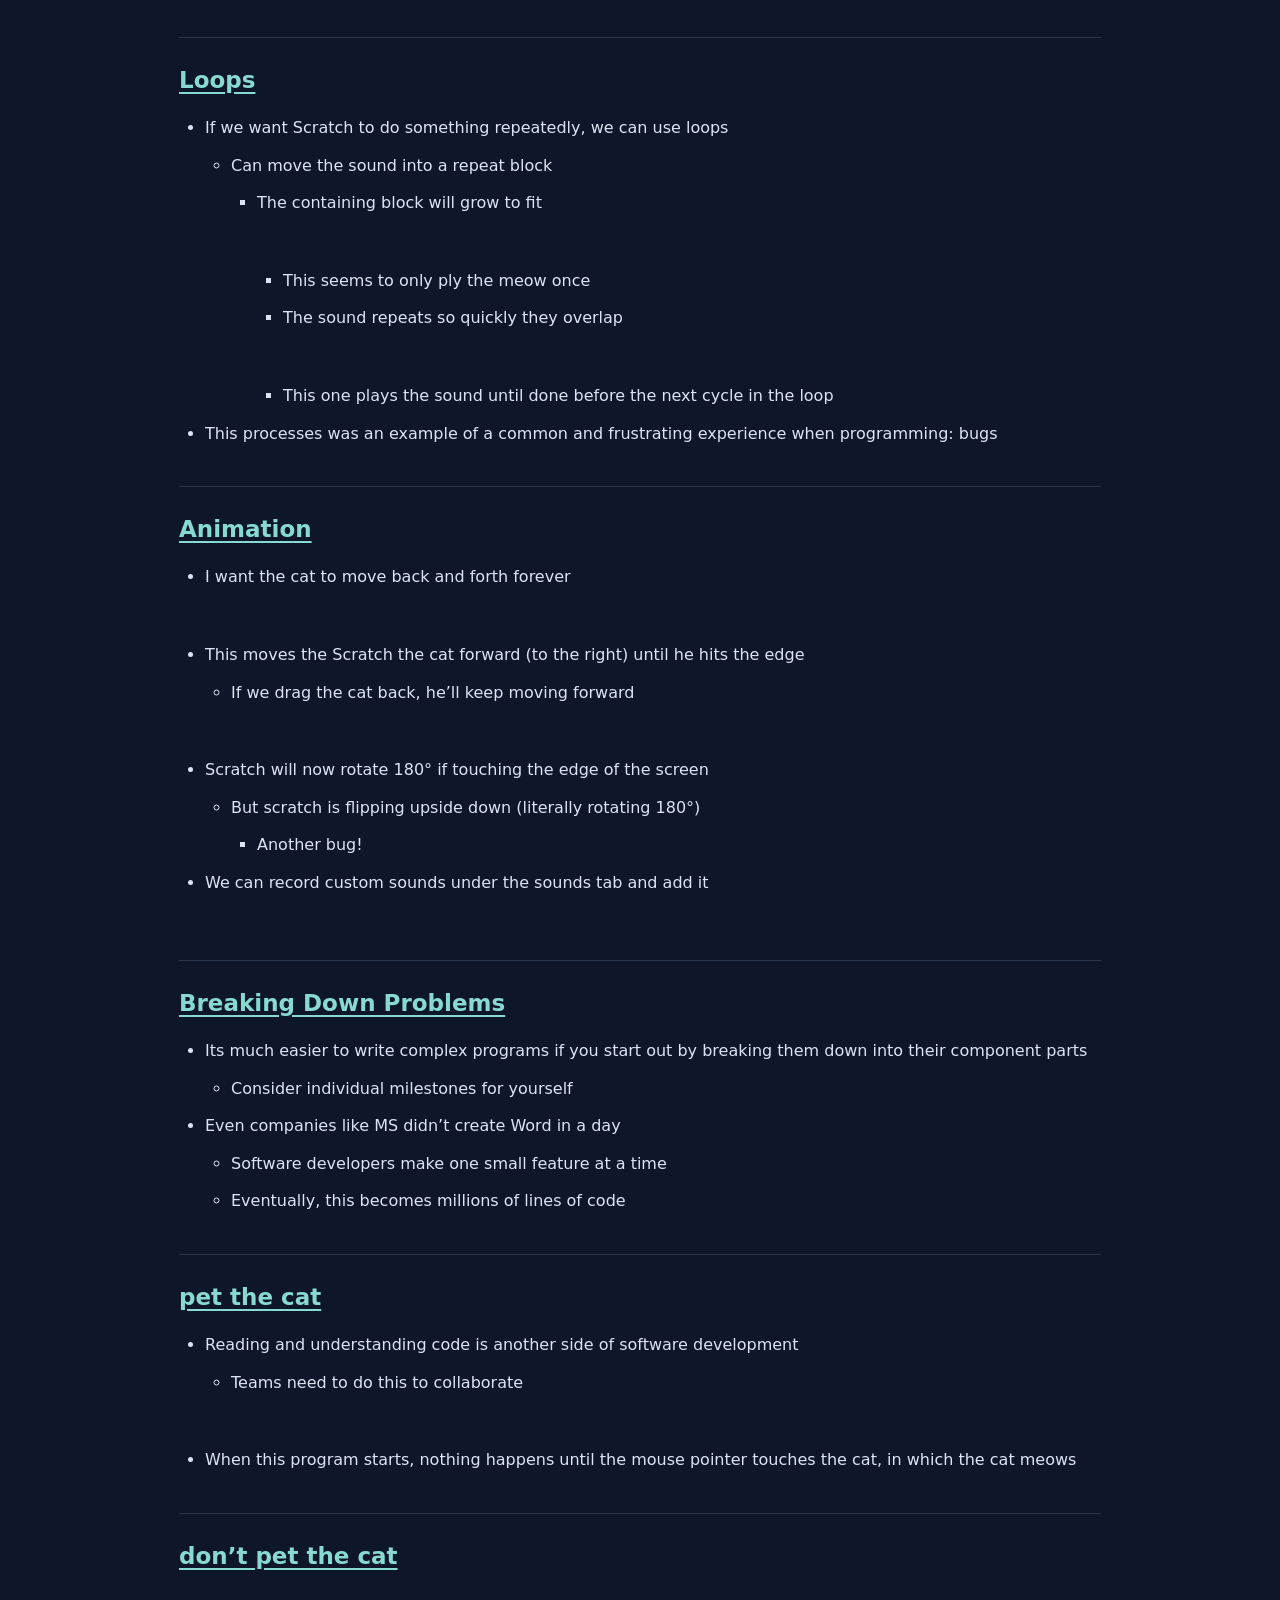
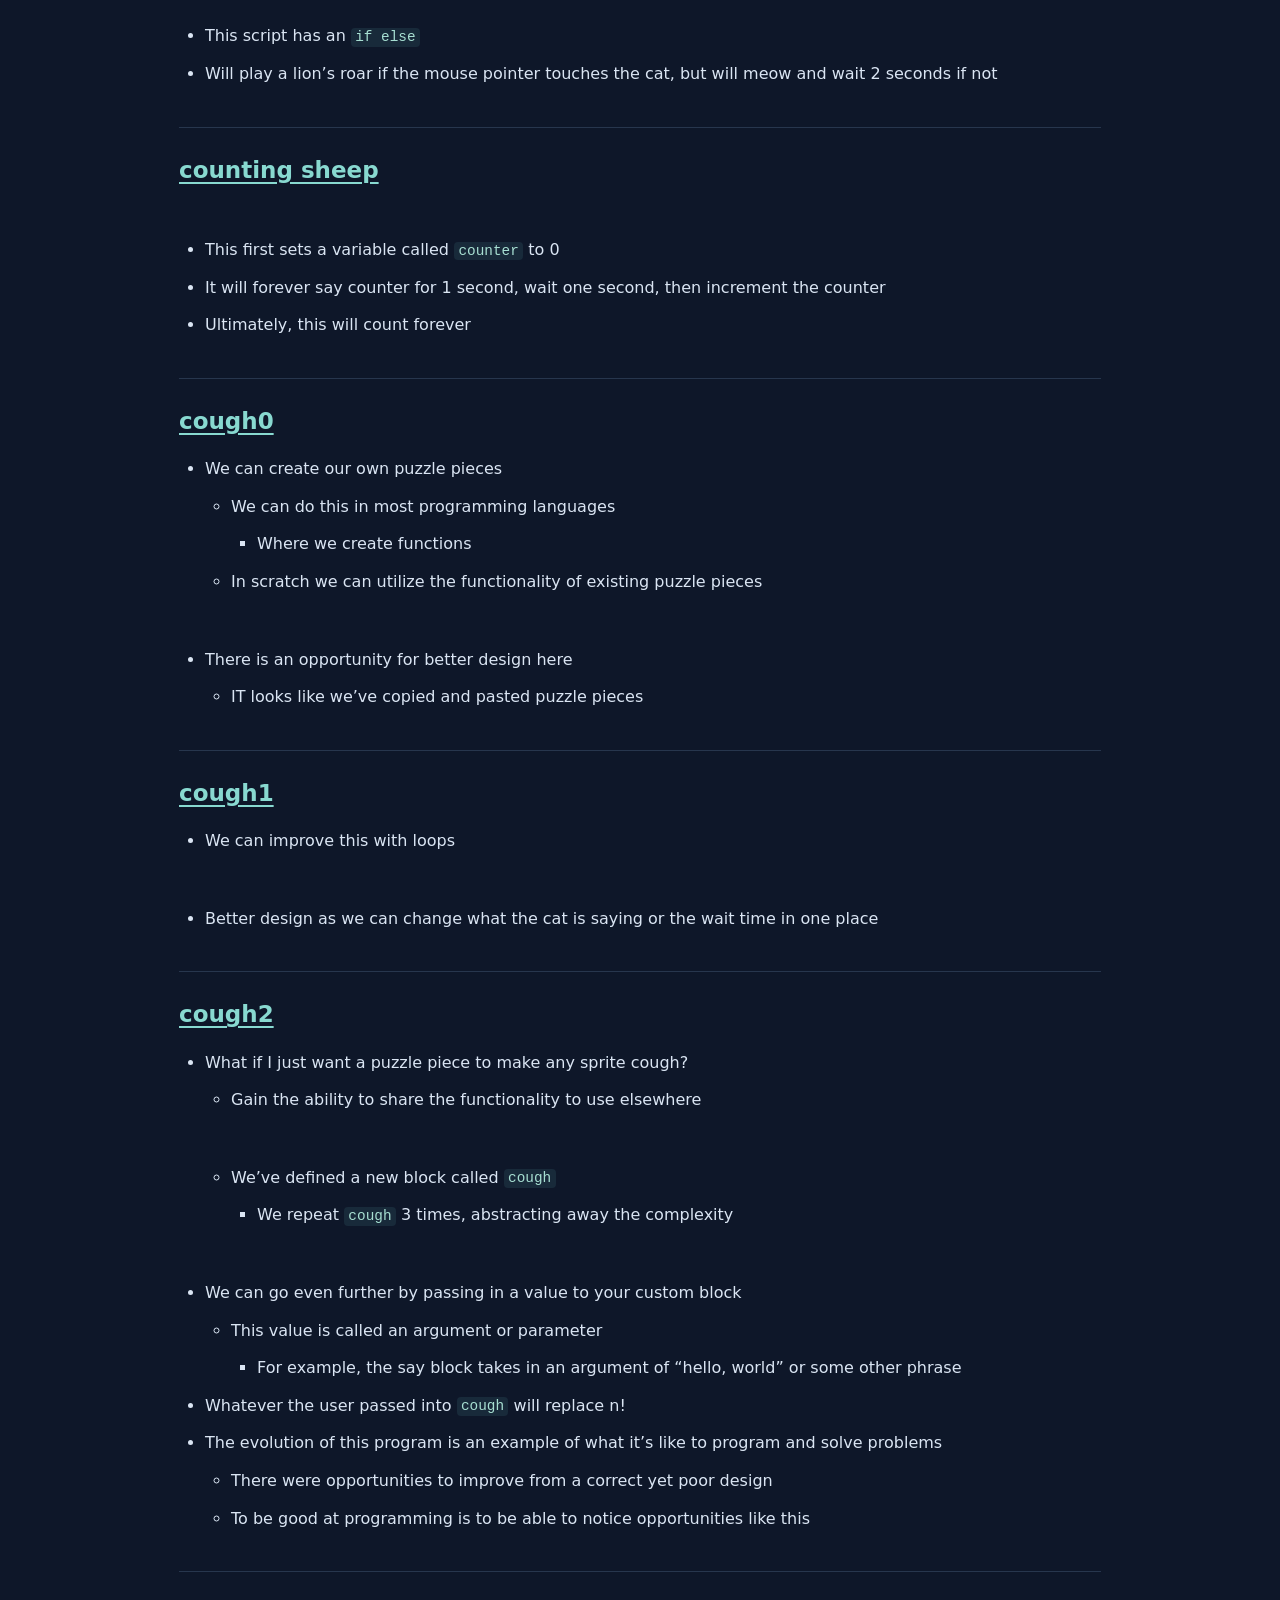
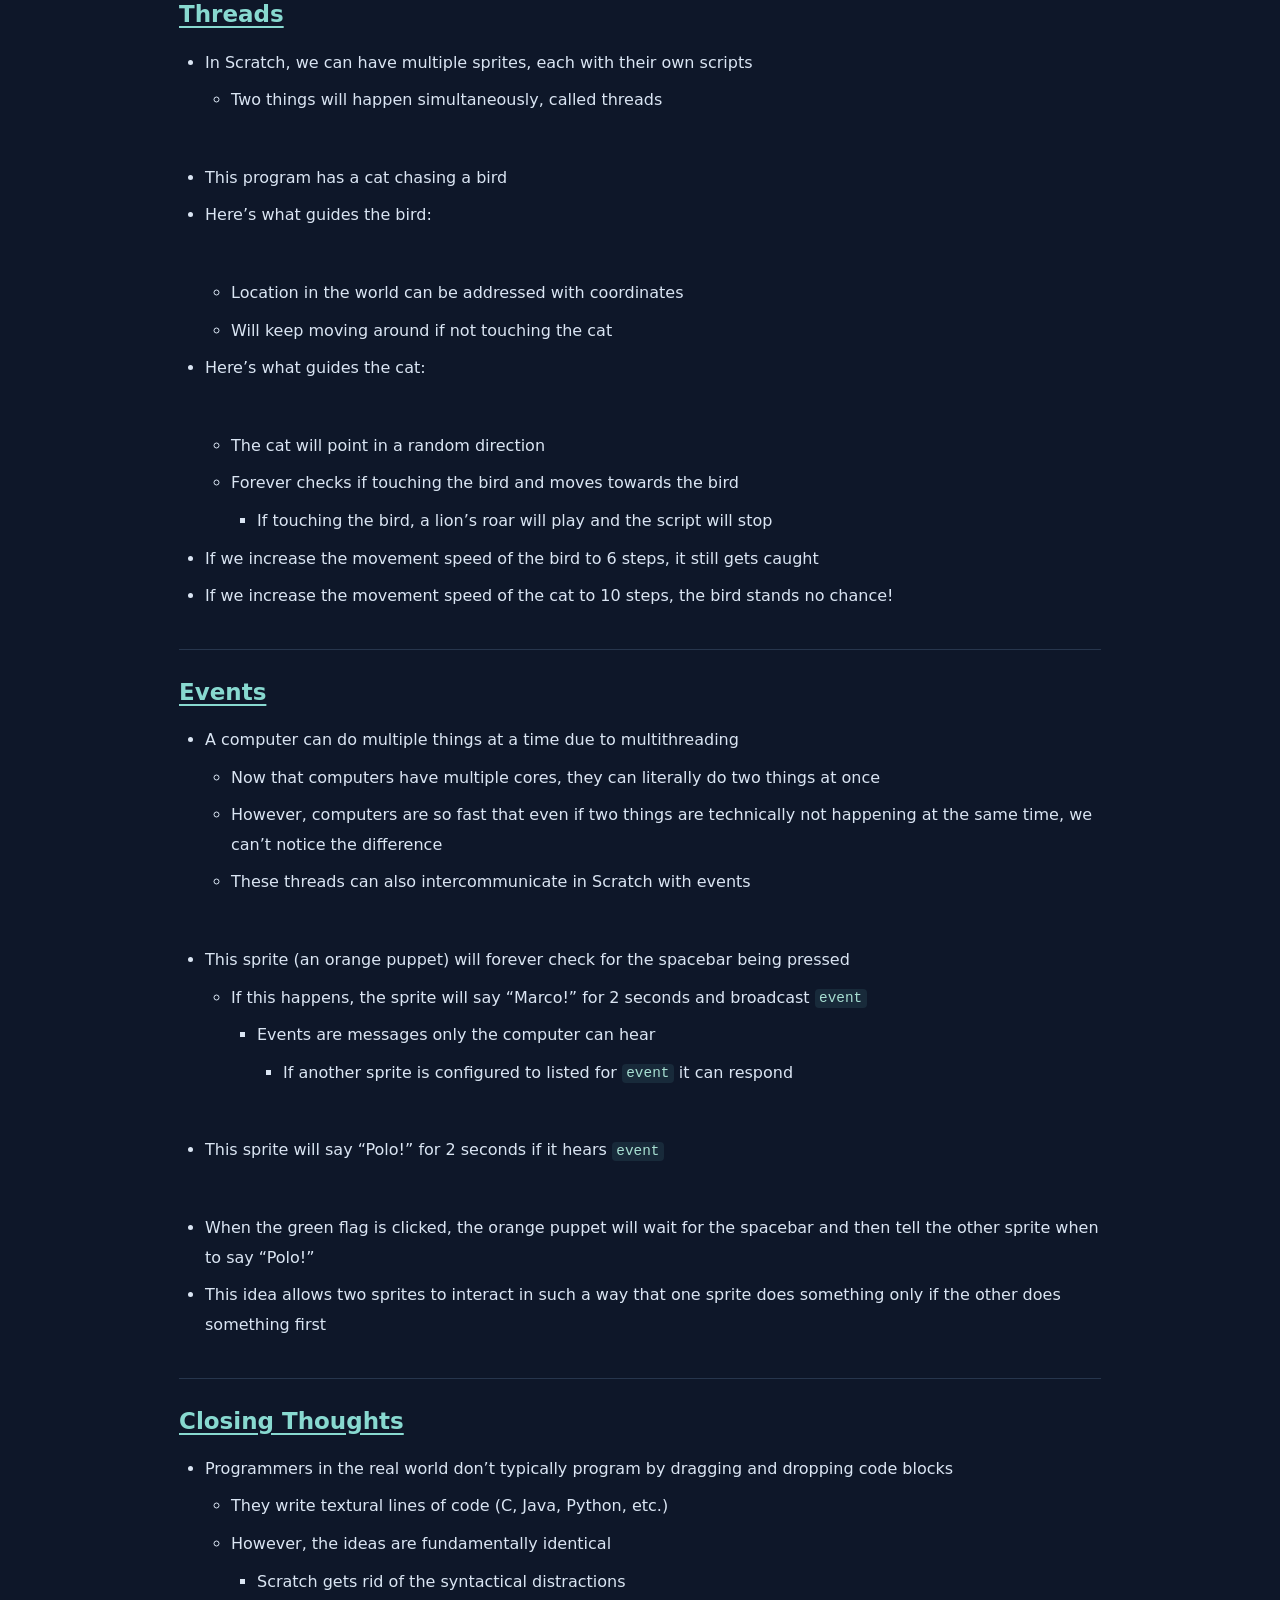
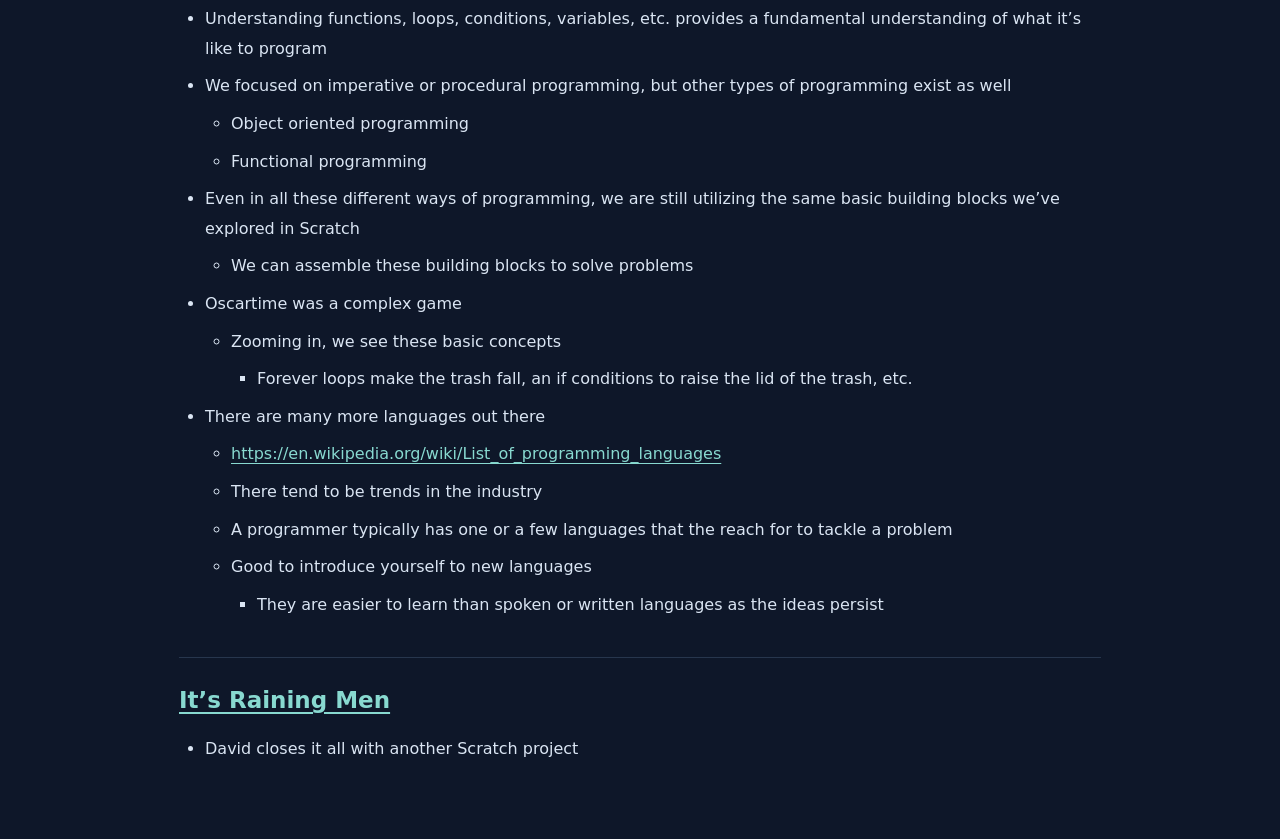
<file: official-notes/technology-6.html>
<!doctype html><html lang="en"><head><meta charset="utf-8"><meta name="viewport" content="width=device-width,initial-scale=1"><meta http-equiv="Content-Security-Policy" content="default-src 'none'; style-src 'self'; img-src https:; base-uri 'none'; form-action 'none'"><title>Programming · CS50 official notes</title><link rel="stylesheet" href="reader.css?v=20261109"></head><body><header class="credit"><div class="eyebrow">CS50 / OFFICIAL LECTURE NOTES</div><p>CS50 · Harvard University · David J. Malan<br><a href="https://cs50.harvard.edu/technology/notes/6/" target="_blank" rel="noopener noreferrer">官方原文 ↗</a> · <a href="https://creativecommons.org/licenses/by-nc-sa/4.0/" target="_blank" rel="noopener noreferrer">CC BY-NC-SA 4.0</a> · 阅读副本 2026-11-09</p><p>保留官方英文正文；调整排版、移除站点导航及脚本、转换相对链接。未翻译正文；本阅读副本同样采用 CC BY-NC-SA 4.0。非官方站点，不代表课程方背书。</p><p class="archive">CS50T 为官方存档课程；本副本保留原讲义的历史内容，具体软件界面与服务现状请以当前官方资料为准。</p></header><main>

                    <h1 id="programming">Programming</h1>

<p>by Spencer Tiberi</p>

<h2 id="introduction"><a href="https://video.cs50.net/cscie1a/2017/fall/lectures/programming?t=0m9s" target="_blank" rel="noopener noreferrer">Introduction</a></h2>

<ul>
  <li>David plays a game called Oscartime that was the first Scratch program he created</li>
  <li>Scratch is a graphical programming language created by MIT’s Lifelong Kindergarten Group</li>
  <li>The language not only helps get kids excited about programming, but it’s also very instructive</li>
</ul>

<h2 id="software"><a href="https://video.cs50.net/cscie1a/2017/fall/lectures/programming?t=1m9s" target="_blank" rel="noopener noreferrer">Software</a></h2>

<ul>
  <li>Programing is ultimately about making software
    <ul>
      <li>Software is what runs on our hardware
        <ul>
          <li>Could run on a desktop, or phone, etc.</li>
        </ul>
      </li>
    </ul>
  </li>
</ul>

<h2 id="finding-mike-smith"><a href="https://video.cs50.net/cscie1a/2017/fall/lectures/programming?t=1m44s" target="_blank" rel="noopener noreferrer">Finding Mike Smith</a></h2>

<ul>
  <li>Code is just a technical implementation of algorithms
    <ul>
      <li>Algorithms are step by step instructions for solving problems</li>
    </ul>
  </li>
  <li>Consider a phonebook full of thousands of names and phone numbers</li>
  <li>How do we lookup someone like Mike Smith?
    <ul>
      <li>We could start at the first page, move to the next, and so on until we find him
        <ul>
          <li>This is a correct algorithm, as we will find Mike Smith eventually</li>
          <li>However, it’s inefficient</li>
        </ul>
      </li>
      <li>We could start at the first page and count by 2s
        <ul>
          <li>I would find Mike Smith twice as quickly</li>
          <li>However, this alone is not correct as we could miss Mike Smith if his name is sandwiched between two pages</li>
          <li>We could fix this by checking the previous page if we go past where Mike Smith should be</li>
        </ul>
      </li>
    </ul>
  </li>
  <li>More likely, we’d probably go to the middle of the phonebook and find ourselves in the “M” section
    <ul>
      <li>As Smith is after M, he must be in the latter (right) half of the book
        <ul>
          <li>We can ignore the other half</li>
        </ul>
      </li>
      <li>After removing the other half, we are left with half of the book, representing the same problem we started with fundamentally
        <ul>
          <li>We can keep repeating this process until we’re down to one page with Mike’s number on it</li>
        </ul>
      </li>
      <li>This leverages the fact that the book is sorted alphabetically</li>
      <li>We are deviding and conquering
        <ul>
          <li>1000 pages → 500 pages → 250 pages → 125 pages…</li>
        </ul>
      </li>
    </ul>
  </li>
</ul>

<h2 id="phonebook-algorithm"><a href="https://video.cs50.net/cscie1a/2017/fall/lectures/programming?t=6m1s" target="_blank" rel="noopener noreferrer">Phonebook Algorithm</a></h2>

<div class="language-plaintext highlighter-rouge"><div class="highlight"><pre class="highlight"><code>1 pick up phone book
2 open to middle of phone book
3 look at names
4 if Smith is among names
5     call Mike
6 else if Smith is earlier in book
7     open to middle of left half of book
8     go back to step 3
9 else if Smith is later in book
10    open to middle of right half of book
11    go back to step 3
12 else
13    quit
</code></pre></div></div>

<h2 id="pseudocode"><a href="https://video.cs50.net/cscie1a/2017/fall/lectures/programming?t=7m40s" target="_blank" rel="noopener noreferrer">Pseudocode</a></h2>

<ul>
  <li>This example algorithm is code, not written in a programming language, but rather English</li>
  <li>This is called Pseudocode
    <ul>
      <li>Code-like syntax written in English</li>
      <li>Numbered lines to maintain order and reference lines</li>
      <li>
<code class="language-plaintext highlighter-rouge">pick up</code>, <code class="language-plaintext highlighter-rouge">open to</code>, <code class="language-plaintext highlighter-rouge">look at</code>, <code class="language-plaintext highlighter-rouge">call</code>, <code class="language-plaintext highlighter-rouge">open</code>, and <code class="language-plaintext highlighter-rouge">go back</code> are functions</li>
      <li>
<code class="language-plaintext highlighter-rouge">if</code>, <code class="language-plaintext highlighter-rouge">if else</code>, and <code class="language-plaintext highlighter-rouge">else</code> are conditions</li>
      <li>
<code class="language-plaintext highlighter-rouge">Smith is among names</code>, <code class="language-plaintext highlighter-rouge">Smith is earlier in book</code>, and <code class="language-plaintext highlighter-rouge">Smith is later in book</code> are Boolean expressions
        <ul>
          <li>Can be either true or false</li>
          <li>If these are true, the indented code below is executed</li>
        </ul>
      </li>
      <li>Both line 8 and 11 say to go back to step 3
        <ul>
          <li>This creates a loop
            <ul>
              <li>Doing the sane thing again and again</li>
            </ul>
          </li>
        </ul>
      </li>
    </ul>
  </li>
</ul>

<h2 id="programming-constructs"><a href="https://video.cs50.net/cscie1a/2017/fall/lectures/programming?t=10m45s" target="_blank" rel="noopener noreferrer">Programming Constructs</a></h2>

<ul>
  <li>These constructs of loops, Boolean expressions, functions, and conditions as well as others such as variables, threads, events, and more are common across all programming languages</li>
</ul>

<h2 id="c"><a href="https://video.cs50.net/cscie1a/2017/fall/lectures/programming?t=11m35s" target="_blank" rel="noopener noreferrer">C</a></h2>

<ul>
  <li>C is one of the oldest programming languages that someone might still write in</li>
</ul>

<div class="language-plaintext highlighter-rouge"><div class="highlight"><pre class="highlight"><code>#include &lt;stdio.h&gt;

int main(void)
{
    printf(&quot;hello, world/n&quot;);
}
</code></pre></div></div>
<ul>
  <li>Some of this syntax may look cryptic, but you can likely guess what it does
    <ul>
      <li>It prints “hello, world” to the screen</li>
      <li>The other details can be learned
        <ul>
          <li>Just like with written human languages that are foreign, you just haven’t learned the patterns yet</li>
        </ul>
      </li>
    </ul>
  </li>
  <li>Many programming languages have similarities, so it becomes easier to learn new ones with knowledge under your belt</li>
  <li>Ultimately, programming is about writhing software to control hardware to solve a problem</li>
  <li>However, computers only understand binary (0’s and 1’s)
    <ul>
      <li>Source code what we humans write and it can be converted into machine code (0’s and 1’s)
        <ul>
          <li>This is achieved by using a program called a compiler</li>
          <li>This allows a human to write the code and a machine to read and run it</li>
        </ul>
      </li>
    </ul>
  </li>
</ul>

<h2 id="c-1"><a href="https://video.cs50.net/cscie1a/2017/fall/lectures/programming?t=16m0s" target="_blank" rel="noopener noreferrer">C++</a></h2>

<div class="language-plaintext highlighter-rouge"><div class="highlight"><pre class="highlight"><code>#include &lt;iostream&gt;

int main()
{
  std::out &lt;&lt; &quot;hello, world&quot; &lt;&lt; std::endl;
}
</code></pre></div></div>

<ul>
  <li>This program written in C++ still prints “hello, world”</li>
  <li>Many programming languages do the same things differently
    <ul>
      <li>We can solve the same problem using any different number of languages</li>
      <li>It could be easier to use one programming language for a specific problem
        <ul>
          <li>Different languages were invented to tackle different kinds of problems</li>
        </ul>
      </li>
    </ul>
  </li>
</ul>

<h2 id="python"><a href="https://video.cs50.net/cscie1a/2017/fall/lectures/programming?t=17m26s" target="_blank" rel="noopener noreferrer">Python</a></h2>

<div class="language-plaintext highlighter-rouge"><div class="highlight"><pre class="highlight"><code>print(&quot;hello, world&quot;)
</code></pre></div></div>
<ul>
  <li>Straightforwardly, this prints “hello, world”</li>
  <li>Python is a different type of language as you don’t type source code and manually convert it into machine code
    <ul>
      <li>A special program called an interpreter converts the source code into an intermediate language called byte code
        <ul>
          <li>Which is not machine code (0’s and 1’s)</li>
        </ul>
      </li>
    </ul>

    <div class="language-plaintext highlighter-rouge">
<div class="highlight"><pre class="highlight"><code>2        0 LOAD_GLOBAL           0 (print)
         3 LOAD_CONST            1 (&#x27;hello, world&#x27;)
         6 CALL_FUNCTION         1 (1 positional, 0 keyword pair)
         9 POP_TOP
        10 LOAD_CONST            0 (None)
        13 RETURN_VALUE
</code></pre></div>    </div>
    <ul>
      <li>The interpreter reads this one line at a time</li>
    </ul>
  </li>
  <li>The takeaway from this is that there different ways of doing the same thing in many different languages
    <ul>
      <li>And languages get used in different ways!</li>
      <li>Sometimes you need to compile code, sometimes you need to interpret code</li>
    </ul>
  </li>
  <li>At the end of the day, the consumer interacts with the software in the same way
    <ul>
      <li>They don’t need to know what language it’s written in as long is it run on their computer
        <ul>
          <li>Programs are often packaged differently for different operating systems</li>
        </ul>
      </li>
    </ul>
  </li>
</ul>

<h2 id="other-programming-language"><a href="https://video.cs50.net/cscie1a/2017/fall/lectures/programming?t=20m38s" target="_blank" rel="noopener noreferrer">Other Programming Language</a></h2>

<ul>
  <li>
    <p>Java</p>

    <div class="language-plaintext highlighter-rouge">
<div class="highlight"><pre class="highlight"><code>class Hello
{
    public static void main(String [] args)
    {
        System.out.println(&quot;hello, world&quot;);
    }
}
</code></pre></div>    </div>
  </li>
  <li>
    <p>Ruby</p>

    <div class="language-plaintext highlighter-rouge">
<div class="highlight"><pre class="highlight"><code>put &quot;hello, world&quot;
</code></pre></div>    </div>
  </li>
  <li>
    <p>Lisp</p>

    <div class="language-plaintext highlighter-rouge">
<div class="highlight"><pre class="highlight"><code>(print &quot;hello, world&quot;)
</code></pre></div>    </div>
  </li>
  <li>
    <p>JavaScript</p>

    <div class="language-plaintext highlighter-rouge">
<div class="highlight"><pre class="highlight"><code>console.log(&quot;hello, world&quot;)
</code></pre></div>    </div>
  </li>
</ul>

<h2 id="introducing-scratch"><a href="https://video.cs50.net/cscie1a/2017/fall/lectures/programming?t=21m24s" target="_blank" rel="noopener noreferrer">Introducing Scratch</a></h2>

<ul>
  <li>Each of these languages have a lot more features, but they have commonalities
    <ul>
      <li>Functions, loops, conditions, Boolean expressions, variables, threads, etc.</li>
    </ul>
  </li>
  <li>To focus on these ideas in a graphical manner, we’ll explore Scratch</li>
  <li>In the earlier Oscartime example, trash was moving down the screen
    <ul>
      <li>A screen is just a grid of pixels</li>
      <li>To make animation, we move an image on it slightly
        <ul>
          <li>If done quickly, it looks like movement</li>
        </ul>
      </li>
    </ul>
  </li>
  <li>To make the trash stop at the bottom of the screen, we use some Boolean expression and condition
    <ul>
      <li>“If you’re touching the bottom of the screen, stop moving”</li>
      <li>Or “Only if you’re not touching the bottom of the screen, keep moving”</li>
    </ul>
  </li>
  <li>When trash is put in the can, the lid lifts and Oscar counts the pieces of trash disposed of
    <ul>
      <li>The sprite for Oscar is using a variable
        <ul>
          <li>Initialized (set initially) to 0</li>
          <li>Increments (adds 1 to the variable) for each piece of trash</li>
        </ul>
      </li>
      <li>A condition is also used here
        <ul>
          <li>“If a piece of trash is added, then increment the variable for trash pieces”</li>
        </ul>
      </li>
    </ul>
  </li>
  <li>The music was playing in some kind of loop</li>
  <li>Even though this program is complex enough to take 8 hours to make, it’s ultimately built with the same fundamental building blocks of conditions, loops, etc.</li>
</ul>

<h2 id="hello-world-in-scratch"><a href="https://video.cs50.net/cscie1a/2017/fall/lectures/programming?t=26m3s" target="_blank" rel="noopener noreferrer">hello, world in Scratch</a></h2>

<p><img src="https://cs50.harvard.edu/technology/notes/6/helloworldscratch.png" alt="hello, world in Scratch" width="400" loading="lazy" referrerpolicy="no-referrer"></p>

<ul>
  <li>This is how we say “hello, world” in Scratch
    <ul>
      <li>By default, a graphical cat will preform this code
        <ul>
          <li>Can change the cat into other things</li>
        </ul>
      </li>
    </ul>
  </li>
</ul>

<p><img src="https://cs50.harvard.edu/technology/notes/6/scratchfunctions.png" alt="Scratch Function" width="400" loading="lazy" referrerpolicy="no-referrer"></p>
<ul>
  <li>This is the function for say</li>
</ul>

<p><img src="https://cs50.harvard.edu/technology/notes/6/scratchforever.png" alt="Scratch Forever Loop" width="400" loading="lazy" referrerpolicy="no-referrer"></p>
<ul>
  <li>This says “hello, world” forever</li>
</ul>

<p><img src="https://cs50.harvard.edu/technology/notes/6/scratchrepeat.png" alt="Scratch Repeat Loop" width="400" loading="lazy" referrerpolicy="no-referrer"></p>
<ul>
  <li>This says “hello, world” 50 times</li>
</ul>

<p><img src="https://cs50.harvard.edu/technology/notes/6/scratchifelse.png" alt="Scratch If Else" width="400" loading="lazy" referrerpolicy="no-referrer"></p>
<ul>
  <li>This is an example of how to specify things conditionally</li>
  <li>Scratch allow you to programing by piecing together puzzle pieces with shapes that imply what to do</li>
  <li>We can put an if else inside another if else</li>
  <li>The green blocks are Boolean Expressions</li>
</ul>

<h2 id="scratch-interface"><a href="https://video.cs50.net/cscie1a/2017/fall/lectures/programming?t=28m51s" target="_blank" rel="noopener noreferrer">Scratch Interface</a></h2>

<ul>
  <li>Scratch is not only a language but a programming environment as well</li>
</ul>

<p><img src="https://cs50.harvard.edu/technology/notes/6/scratch.png" alt="Scratch Interface" width="400" loading="lazy" referrerpolicy="no-referrer"></p>
<ul>
  <li>On the left is Scratch the cat in a 2D world with height and width
    <ul>
      <li>Can change background and more sprites to this world</li>
    </ul>
  </li>
  <li>In the middle are palettes containing scripts
    <ul>
      <li>Blue are motion blocks</li>
      <li>In the costumes tab we can change aesthetics</li>
      <li>The sounds tab can introduces sounds and multimedia</li>
    </ul>
  </li>
  <li>The blank slate on the right is where we can drag and drop the puzzle pieces and connect them in order to instruct Scratch to do things</li>
  <li>
<code class="language-plaintext highlighter-rouge">when green flag clicked</code> is equivalent to the start of your program
    <ul>
      <li>The green flag button starts, the red stop sign button ends</li>
    </ul>
  </li>
  <li>When we drag blocks together, the edge of the block glows white to signify they connect</li>
</ul>

<p><img src="https://cs50.harvard.edu/technology/notes/6/scratchconnect.png" alt="Scratch Connect" width="400" loading="lazy" referrerpolicy="no-referrer"></p>

<ul>
  <li>The hello, world Scratch program won’t stop until we click the red stop sign as we never told Scratch to stop in the script</li>
</ul>

<h2 id="sounds"><a href="https://video.cs50.net/cscie1a/2017/fall/lectures/programming?t=31m32s" target="_blank" rel="noopener noreferrer">Sounds</a></h2>

<ul>
  <li>We can also add sounds</li>
</ul>

<p><img src="https://cs50.harvard.edu/technology/notes/6/scratchmeow.png" alt="Scratch Sounds" width="400" loading="lazy" referrerpolicy="no-referrer"></p>

<h2 id="loops"><a href="https://video.cs50.net/cscie1a/2017/fall/lectures/programming?t=32m30s" target="_blank" rel="noopener noreferrer">Loops</a></h2>

<ul>
  <li>If we want Scratch to do something repeatedly, we can use loops
    <ul>
      <li>Can move the sound into a repeat block
        <ul>
          <li>The containing block will grow to fit
<img src="https://cs50.harvard.edu/technology/notes/6/scratchrepeatmeow.png" alt="Scratch Meow 1" width="400" loading="lazy" referrerpolicy="no-referrer">
            <ul>
              <li>This seems to only ply the meow once</li>
              <li>The sound repeats so quickly they overlap
<img src="https://cs50.harvard.edu/technology/notes/6/scratchrepeatmeow2.png" alt="Scratch Meow 2" width="400" loading="lazy" referrerpolicy="no-referrer">
</li>
              <li>This one plays the sound until done before the next cycle in the loop</li>
            </ul>
          </li>
        </ul>
      </li>
    </ul>
  </li>
  <li>This processes was an example of a common and frustrating experience when programming: bugs</li>
</ul>

<h2 id="animation"><a href="https://video.cs50.net/cscie1a/2017/fall/lectures/programming?t=37m25s" target="_blank" rel="noopener noreferrer">Animation</a></h2>

<ul>
  <li>I want the cat to move back and forth forever</li>
</ul>

<p><img src="https://cs50.harvard.edu/technology/notes/6/scratchmove1.png" alt="Scratch Move 1" width="400" loading="lazy" referrerpolicy="no-referrer"></p>
<ul>
  <li>This moves the Scratch the cat forward (to the right) until he hits the edge
    <ul>
      <li>If we drag the cat back, he’ll keep moving forward</li>
    </ul>
  </li>
</ul>

<p><img src="https://cs50.harvard.edu/technology/notes/6/scratchmove2.png" alt="Scratch Move 2" width="400" loading="lazy" referrerpolicy="no-referrer"></p>
<ul>
  <li>Scratch will now rotate 180° if touching the edge of the screen
    <ul>
      <li>But scratch is flipping upside down (literally rotating 180°)
        <ul>
          <li>Another bug!</li>
        </ul>
      </li>
    </ul>
  </li>
  <li>We can record custom sounds under the sounds tab and add it</li>
</ul>

<p><img src="https://cs50.harvard.edu/technology/notes/6/scratchmove3.png" alt="Scratch Move 3" width="400" loading="lazy" referrerpolicy="no-referrer"></p>

<h2 id="breaking-down-problems"><a href="https://video.cs50.net/cscie1a/2017/fall/lectures/programming?t=41m53s" target="_blank" rel="noopener noreferrer">Breaking Down Problems</a></h2>

<ul>
  <li>Its much easier to write complex programs if you start out by breaking them down into their component parts
    <ul>
      <li>Consider individual milestones for yourself</li>
    </ul>
  </li>
  <li>Even companies like MS didn’t create Word in a day
    <ul>
      <li>Software developers make one small feature at a time</li>
      <li>Eventually, this becomes millions of lines of code</li>
    </ul>
  </li>
</ul>

<h2 id="pet-the-cat"><a href="https://video.cs50.net/cscie1a/2017/fall/lectures/programming?t=43m4s" target="_blank" rel="noopener noreferrer">pet the cat</a></h2>

<ul>
  <li>Reading and understanding code is another side of software development
    <ul>
      <li>Teams need to do this to collaborate</li>
    </ul>
  </li>
</ul>

<p><img src="https://cs50.harvard.edu/technology/notes/6/petthecat.png" alt="Pet the Cat" width="400" loading="lazy" referrerpolicy="no-referrer"></p>
<ul>
  <li>When this program starts, nothing happens until the mouse pointer touches the cat, in which the cat meows</li>
</ul>

<h2 id="dont-pet-the-cat"><a href="https://video.cs50.net/cscie1a/2017/fall/lectures/programming?t=43m4s" target="_blank" rel="noopener noreferrer">don’t pet the cat</a></h2>

<p><img src="https://cs50.harvard.edu/technology/notes/6/dontpetthecat.png" alt="Don&#x27;t Pet the Cat" width="400" loading="lazy" referrerpolicy="no-referrer"></p>
<ul>
  <li>This script has an <code class="language-plaintext highlighter-rouge">if else</code>
</li>
  <li>Will play a lion’s roar if the mouse pointer touches the cat, but will meow and wait 2 seconds if not</li>
</ul>

<h2 id="counting-sheep"><a href="https://video.cs50.net/cscie1a/2017/fall/lectures/programming?t=46m27s" target="_blank" rel="noopener noreferrer">counting sheep</a></h2>

<p><img src="https://cs50.harvard.edu/technology/notes/6/countingsheep.png" alt="Counting Sheep" width="400" loading="lazy" referrerpolicy="no-referrer"></p>
<ul>
  <li>This first sets a variable called <code class="language-plaintext highlighter-rouge">counter</code> to 0</li>
  <li>It will forever say counter for 1 second, wait one second, then increment the counter</li>
  <li>Ultimately, this will count forever</li>
</ul>

<h2 id="cough0"><a href="https://video.cs50.net/cscie1a/2017/fall/lectures/programming?t=48m9s" target="_blank" rel="noopener noreferrer">cough0</a></h2>

<ul>
  <li>We can create our own puzzle pieces
    <ul>
      <li>We can do this in most programming languages
        <ul>
          <li>Where we create functions</li>
        </ul>
      </li>
      <li>In scratch we can utilize the functionality of existing puzzle pieces</li>
    </ul>
  </li>
</ul>

<p><img src="https://cs50.harvard.edu/technology/notes/6/cough0.png" alt="cough0" width="400" loading="lazy" referrerpolicy="no-referrer"></p>
<ul>
  <li>There is an opportunity for better design here
    <ul>
      <li>IT looks like we’ve copied and pasted puzzle pieces</li>
    </ul>
  </li>
</ul>

<h2 id="cough1"><a href="https://video.cs50.net/cscie1a/2017/fall/lectures/programming?t=49m55s" target="_blank" rel="noopener noreferrer">cough1</a></h2>

<ul>
  <li>We can improve this with loops</li>
</ul>

<p><img src="https://cs50.harvard.edu/technology/notes/6/cough1.png" alt="cough1" width="400" loading="lazy" referrerpolicy="no-referrer"></p>
<ul>
  <li>Better design as we can change what the cat is saying or the wait time in one place</li>
</ul>

<h2 id="cough2"><a href="https://video.cs50.net/cscie1a/2017/fall/lectures/programming?t=50m31s" target="_blank" rel="noopener noreferrer">cough2</a></h2>

<ul>
  <li>What if I just want a puzzle piece to make any sprite cough?
    <ul>
      <li>Gain the ability to share the functionality to use elsewhere</li>
    </ul>

    <p><img src="https://cs50.harvard.edu/technology/notes/6/cough2.png" alt="cough2" width="400" loading="lazy" referrerpolicy="no-referrer"></p>
    <ul>
      <li>We’ve defined a new block called <code class="language-plaintext highlighter-rouge">cough</code>
        <ul>
          <li>We repeat <code class="language-plaintext highlighter-rouge">cough</code> 3 times, abstracting away the complexity</li>
        </ul>
      </li>
    </ul>
  </li>
</ul>

<p><img src="https://cs50.harvard.edu/technology/notes/6/cough2-1.png" alt="cough2-1" width="400" loading="lazy" referrerpolicy="no-referrer"></p>
<ul>
  <li>We can go even further by passing in a value to your custom block
    <ul>
      <li>This value is called an argument or parameter
        <ul>
          <li>For example, the say block takes in an argument of “hello, world” or some other phrase</li>
        </ul>
      </li>
    </ul>
  </li>
  <li>Whatever the user passed into <code class="language-plaintext highlighter-rouge">cough</code> will replace n!</li>
  <li>The evolution of this program is an example of what it’s like to program and solve problems
    <ul>
      <li>There were opportunities to improve from a correct yet poor design</li>
      <li>To be good at programming is to be able to notice opportunities like this</li>
    </ul>
  </li>
</ul>

<h2 id="threads"><a href="https://video.cs50.net/cscie1a/2017/fall/lectures/programming?t=55m21s" target="_blank" rel="noopener noreferrer">Threads</a></h2>

<ul>
  <li>In Scratch, we can have multiple sprites, each with their own scripts
    <ul>
      <li>Two things will happen simultaneously, called threads</li>
    </ul>
  </li>
</ul>

<p><img src="https://cs50.harvard.edu/technology/notes/6/threads.png" alt="Threads" width="400" loading="lazy" referrerpolicy="no-referrer"></p>
<ul>
  <li>This program has a cat chasing a bird</li>
  <li>Here’s what guides the bird:
<img src="https://cs50.harvard.edu/technology/notes/6/threadsbird.png" alt="Bird" width="400" loading="lazy" referrerpolicy="no-referrer">
    <ul>
      <li>Location in the world can be addressed with coordinates</li>
      <li>Will keep moving around if not touching the cat</li>
    </ul>
  </li>
  <li>Here’s what guides the cat:
<img src="https://cs50.harvard.edu/technology/notes/6/threadscat.png" alt="Cat" width="400" loading="lazy" referrerpolicy="no-referrer">
    <ul>
      <li>The cat will point in a random direction</li>
      <li>Forever checks if touching the bird and moves towards the bird
        <ul>
          <li>If touching the bird, a lion’s roar will play and the script will stop</li>
        </ul>
      </li>
    </ul>
  </li>
  <li>If we increase the movement speed of the bird to 6 steps, it still gets caught</li>
  <li>If we increase the movement speed of the cat to 10 steps, the bird stands no chance!</li>
</ul>

<h2 id="events"><a href="https://video.cs50.net/cscie1a/2017/fall/lectures/programming?t=59m52s" target="_blank" rel="noopener noreferrer">Events</a></h2>

<ul>
  <li>A computer can do multiple things at a time due to multithreading
    <ul>
      <li>Now that computers have multiple cores, they can literally do two things at once</li>
      <li>However, computers are so fast that even if two things are technically not happening at the same time, we can’t notice the difference</li>
      <li>These threads can also intercommunicate in Scratch with events</li>
    </ul>
  </li>
</ul>

<p><img src="https://cs50.harvard.edu/technology/notes/6/events1.png" alt="Events 1" width="400" loading="lazy" referrerpolicy="no-referrer"></p>
<ul>
  <li>This sprite (an orange puppet) will forever check for the spacebar being pressed
    <ul>
      <li>If this happens, the sprite will say “Marco!” for 2 seconds and broadcast <code class="language-plaintext highlighter-rouge">event</code>
        <ul>
          <li>Events are messages only the computer can hear
            <ul>
              <li>If another sprite is configured to listed for <code class="language-plaintext highlighter-rouge">event</code> it can respond</li>
            </ul>
          </li>
        </ul>
      </li>
    </ul>
  </li>
</ul>

<p><img src="https://cs50.harvard.edu/technology/notes/6/events2.png" alt="Events 2" width="400" loading="lazy" referrerpolicy="no-referrer"></p>
<ul>
  <li>This sprite will say “Polo!” for 2 seconds if it hears <code class="language-plaintext highlighter-rouge">event</code>
</li>
</ul>

<p><img src="https://cs50.harvard.edu/technology/notes/6/puppets.png" alt="Puppets" width="400" loading="lazy" referrerpolicy="no-referrer"></p>
<ul>
  <li>When the green flag is clicked, the orange puppet will wait for the spacebar and then tell the other sprite when to say “Polo!”</li>
  <li>This idea allows two sprites to interact in such a way that one sprite does something only
  if the other does something first</li>
</ul>

<h2 id="closing-thoughts"><a href="https://video.cs50.net/cscie1a/2017/fall/lectures/programming?t=1h3m19s" target="_blank" rel="noopener noreferrer">Closing Thoughts</a></h2>

<ul>
  <li>Programmers in the real world don’t typically program by dragging and dropping code blocks
    <ul>
      <li>They write textural lines of code (C, Java, Python, etc.)</li>
      <li>However, the ideas are fundamentally identical
        <ul>
          <li>Scratch gets rid of the syntactical distractions</li>
        </ul>
      </li>
    </ul>
  </li>
  <li>Understanding functions, loops, conditions, variables, etc. provides a fundamental understanding of what it’s like to program</li>
  <li>We focused on imperative or procedural programming, but other types of programming exist as well
    <ul>
      <li>Object oriented programming</li>
      <li>Functional programming</li>
    </ul>
  </li>
  <li>Even in all these different ways of programming, we are still utilizing the same basic building blocks we’ve explored in Scratch
    <ul>
      <li>We can assemble these building blocks to solve problems</li>
    </ul>
  </li>
  <li>Oscartime was a complex game
    <ul>
      <li>Zooming in, we see these basic concepts
        <ul>
          <li>Forever loops make the trash fall, an if conditions to raise the lid of the trash, etc.</li>
        </ul>
      </li>
    </ul>
  </li>
  <li>There are many more languages out there
    <ul>
      <li><a href="https://en.wikipedia.org/wiki/List_of_programming_languages" target="_blank" rel="noopener noreferrer">https://en.wikipedia.org/wiki/List_of_programming_languages</a></li>
      <li>There tend to be trends in the industry</li>
      <li>A programmer typically has one or a few languages that the reach for to tackle a problem</li>
      <li>Good to introduce yourself to new languages
        <ul>
          <li>They are easier to learn than spoken or written languages as the ideas persist</li>
        </ul>
      </li>
    </ul>
  </li>
</ul>

<h2 id="its-raining-men"><a href="https://video.cs50.net/cscie1a/2017/fall/lectures/programming?t=1h6m53s" target="_blank" rel="noopener noreferrer">It’s Raining Men</a></h2>

<ul>
  <li>David closes it all with another Scratch project</li>
</ul>


</main></body></html>
</file>
<file: official-notes/reader.css>
:root{color-scheme:dark;font-family:system-ui,-apple-system,"Segoe UI","Microsoft YaHei",sans-serif;background:#0e1729;color:#dae5f3;font-size:16px}*{box-sizing:border-box}body{margin:0;padding:26px clamp(20px,5vw,64px) 60px;max-width:1050px;margin-inline:auto;line-height:1.85;overflow-wrap:anywhere}.credit{font-size:11px;line-height:1.8;color:#91a5c4;border-bottom:1px solid #2b3b53;margin-bottom:30px;padding-bottom:16px}.eyebrow{font-size:10px;letter-spacing:.18em;color:#79d8ca}.credit p{margin:8px 0}.archive{border-left:2px solid #c6ad79;padding-left:12px;color:#c6bda8}h1,h2,h3,h4{color:#edf4ff;font-weight:550;line-height:1.45;scroll-margin-top:20px}h1{font-size:30px;margin:24px 0}h2{font-size:23px;margin:38px 0 15px;border-top:1px solid #27364d;padding-top:26px}h3{font-size:19px;margin:27px 0 12px}p,li{line-height:1.85}li{margin:8px 0}ul,ol{padding-left:26px}a{color:#88d9d0;text-underline-offset:4px}a:hover{color:#d6fff6}code,kbd,samp{font-family:ui-monospace,"Cascadia Code",Consolas,monospace;background:#182a3a;color:#a7dfd2;border-radius:4px;padding:.1em .3em;font-size:.9em}pre{overflow:auto;padding:18px 20px;background:#080f1b;border:1px solid #2a3a51;border-radius:9px;font-size:14px;line-height:1.7;white-space:pre;overflow-wrap:normal}pre code{padding:0;background:transparent;font-size:inherit}img{display:block;max-width:100%;height:auto;margin:24px auto;background:#f5f6f8;border-radius:6px}table{border-collapse:collapse;display:block;overflow:auto;max-width:100%;font-size:14px;margin:20px 0}td,th{padding:8px 13px;border:1px solid #35455c;text-align:left}blockquote{border-left:3px solid #547b87;padding-left:18px;margin-left:0;color:#afc4d7}.highlight .c,.highlight .c1{color:#8395a9}.highlight .s,.highlight .s1,.highlight .s2{color:#b8d5a2}.highlight .k,.highlight .kn,.highlight .kd{color:#bca4e4}.highlight .nf,.highlight .nb{color:#88c7e6}@media(max-width:600px){body{padding:20px 16px 40px;font-size:15px}h1{font-size:25px}h2{font-size:21px}pre{font-size:12px;padding:14px}ul,ol{padding-left:21px}}
</file>
